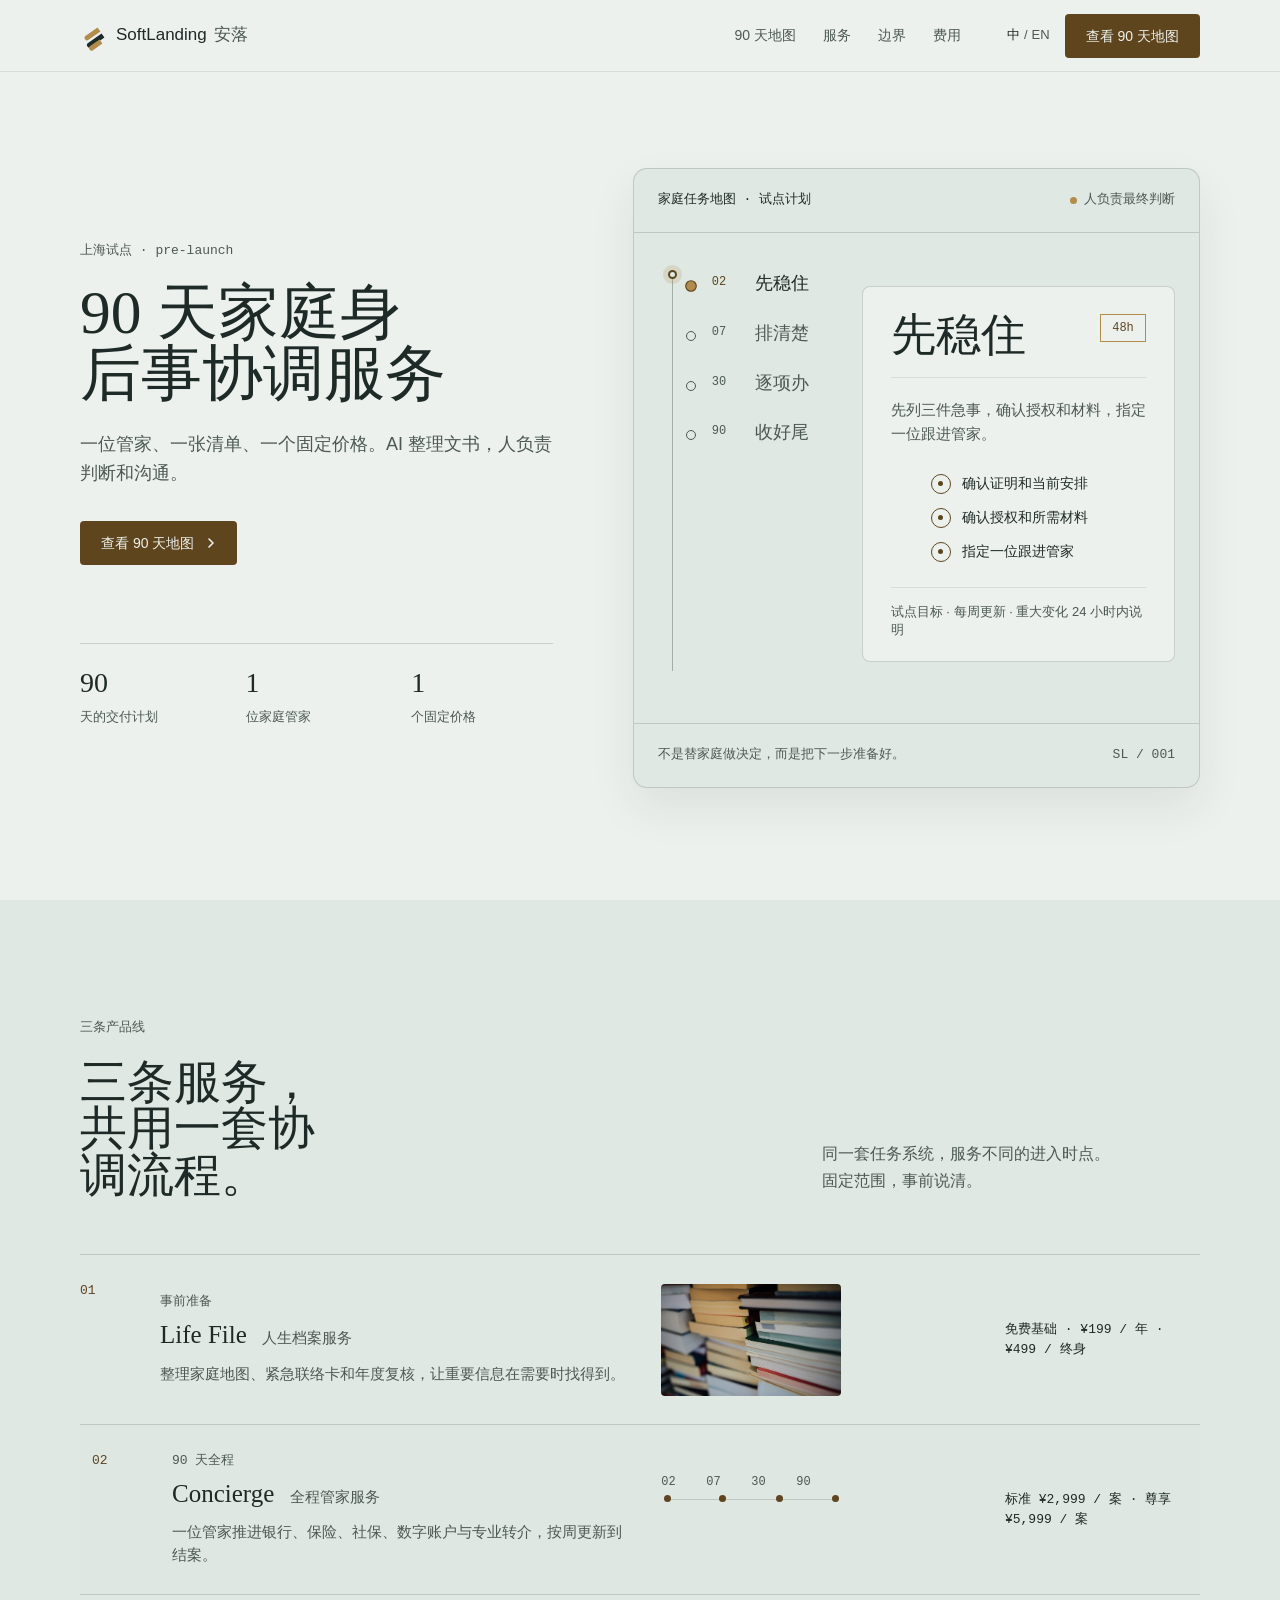
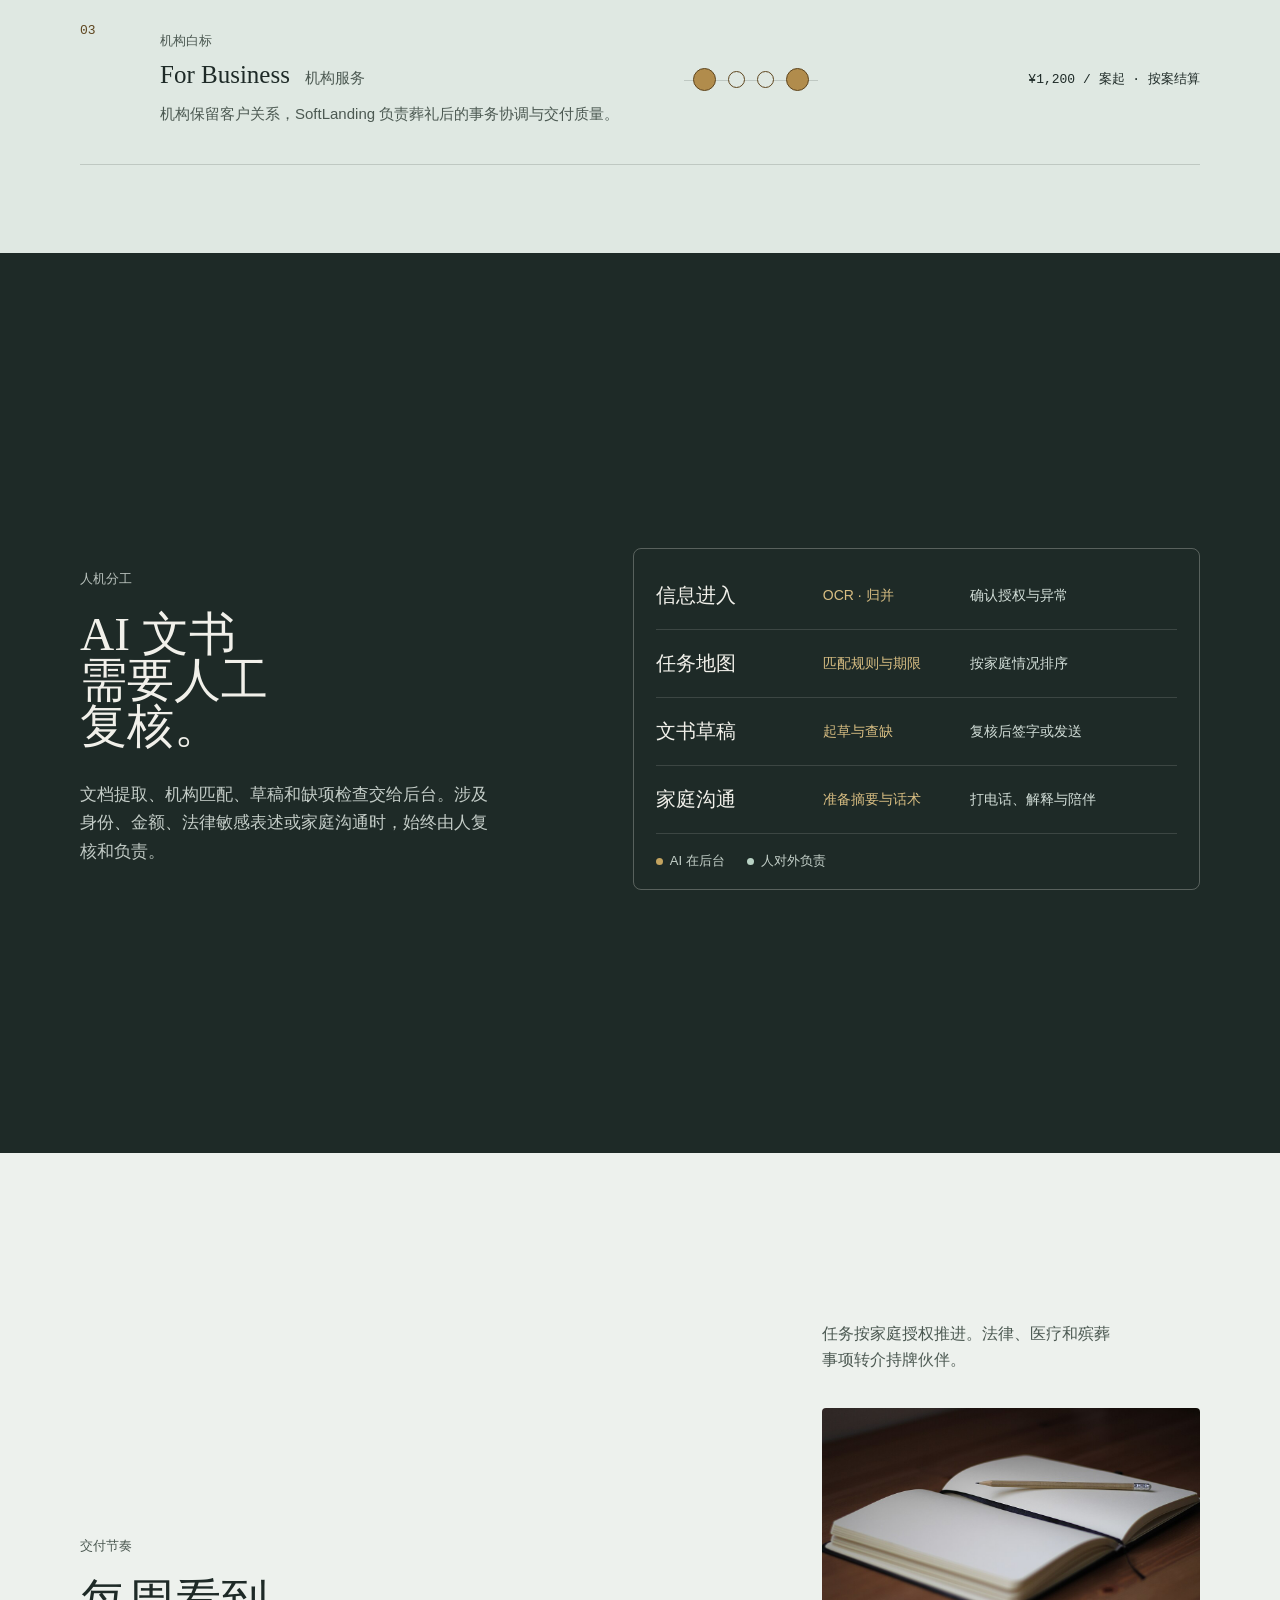
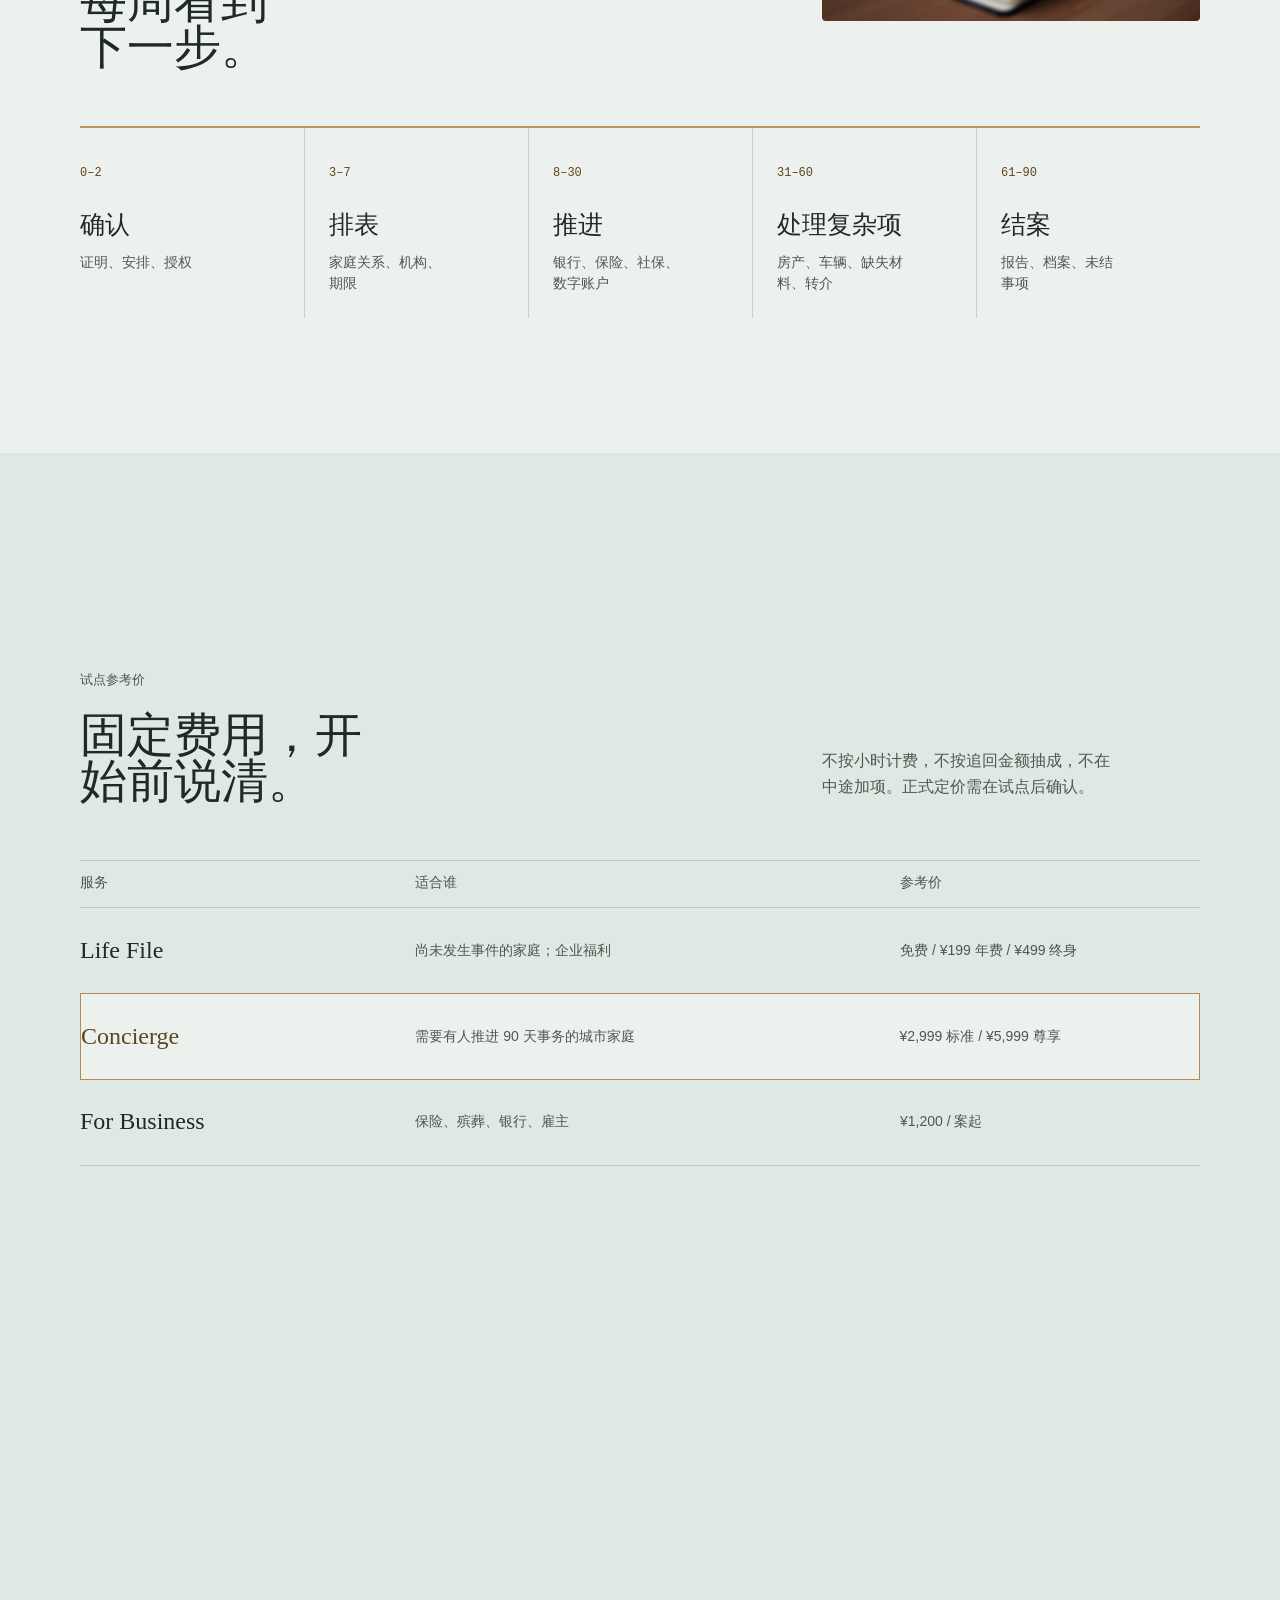
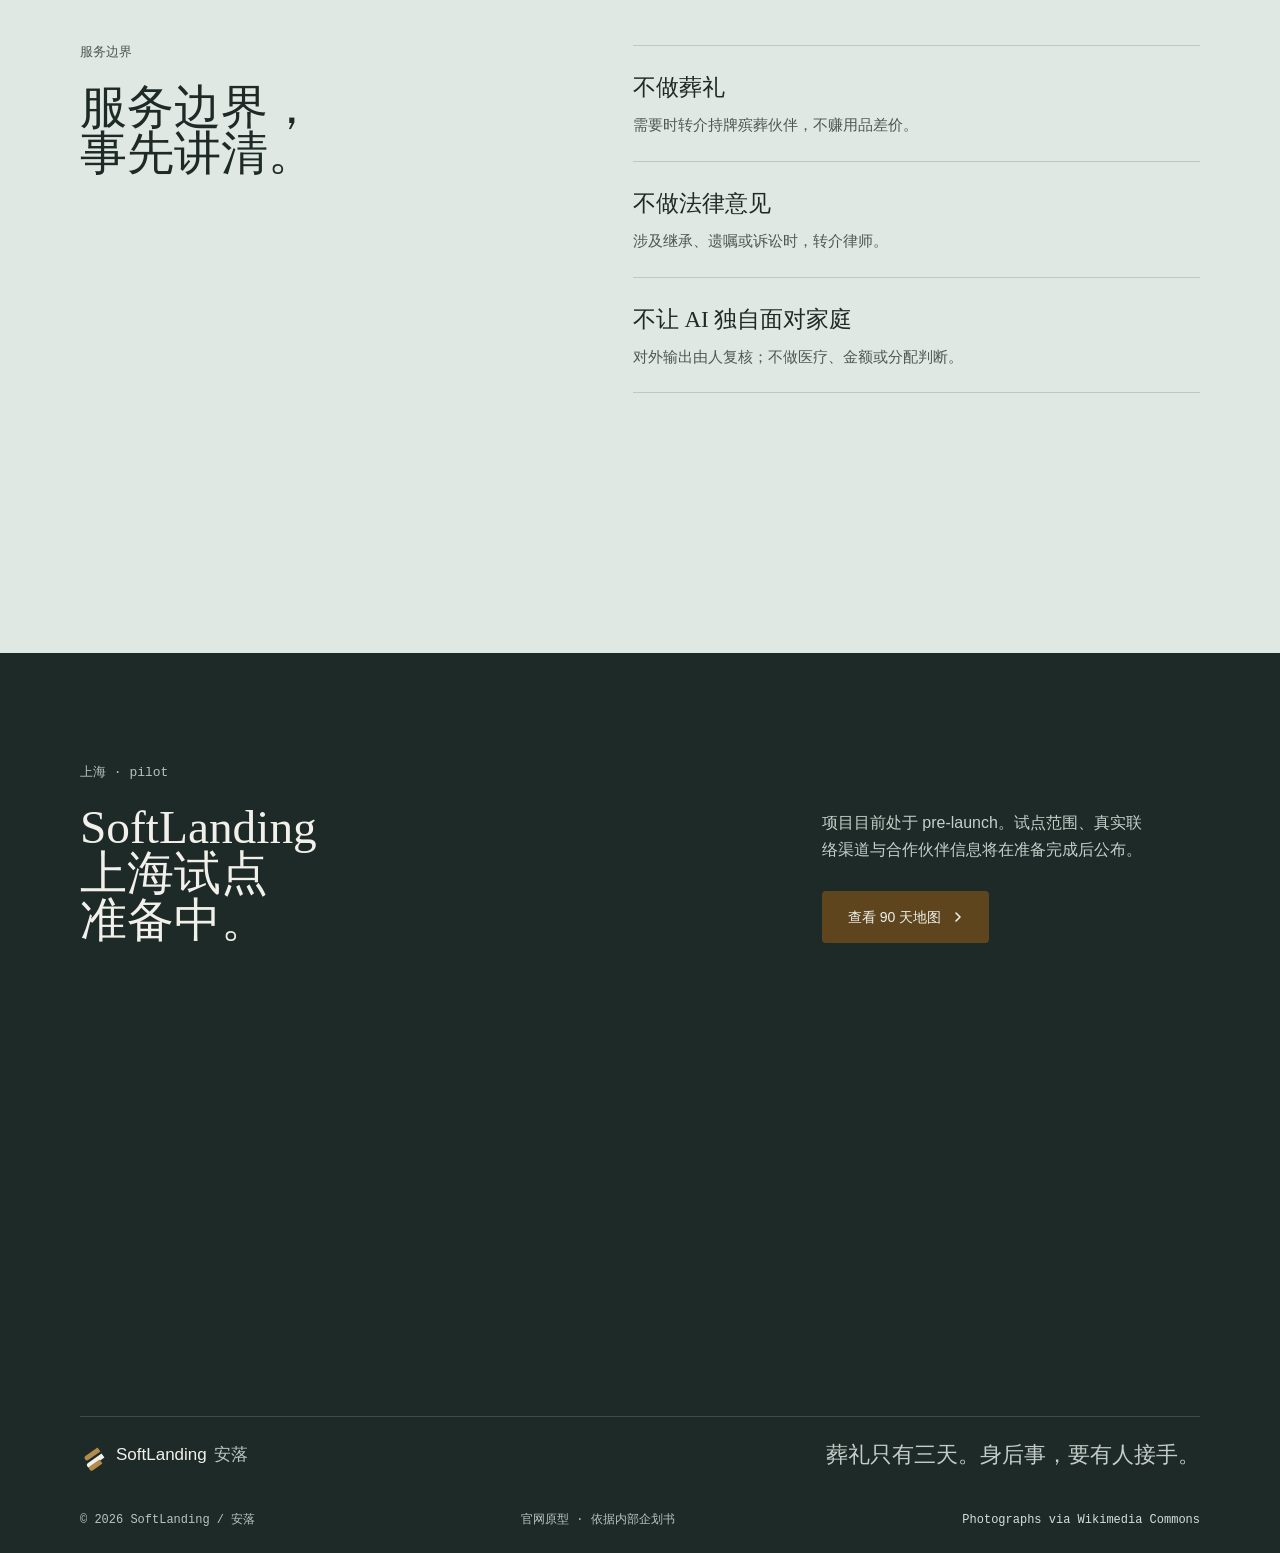
<file: index.html>
<!doctype html>
<html lang="zh-CN" data-type="service" data-site-kind="other" data-radius="sharp" data-buttons="solid" data-motion>
<head>
  <meta charset="utf-8">
  <meta name="viewport" content="width=device-width, initial-scale=1, viewport-fit=cover">
  <title>SoftLanding 安落 | 90 天身后事协调服务</title>
  <meta name="description" content="SoftLanding 安落在亲人离世后的 90 天里，用一位管家、一张清单和一个固定价格，协调家庭面对的机构与文件。">
  <meta name="page-type" content="service">
  <meta name="site-kind" content="other">
  <link rel="stylesheet" href="styles.css">
  <link rel="stylesheet" href="assets/motion/motion.css">
</head>
<body>
  <header class="nav" id="site-header">
    <div class="wrap nav__bar">
      <a class="skip-link" href="#main" data-i18n data-zh="跳到主要内容" data-en="Skip to content">跳到主要内容</a>
      <a class="nav__logo" href="#top" aria-label="SoftLanding 安落 home">
        <span class="brand-mark" aria-hidden="true"><i></i><i></i><i></i></span>
        <span>SoftLanding <b>安落</b></span>
      </a>
      <nav class="nav__links" id="main-navigation" aria-label="主导航" data-aria-zh="主导航" data-aria-en="Main navigation">
        <a class="nav__link" href="#map" data-i18n data-zh="90 天地图" data-en="90-day map">90 天地图</a>
        <a class="nav__link" href="#services" data-i18n data-zh="服务" data-en="Services">服务</a>
        <a class="nav__link" href="#guardrails" data-i18n data-zh="边界" data-en="Boundaries">边界</a>
        <a class="nav__link" href="#pricing" data-i18n data-zh="费用" data-en="Pricing">费用</a>
      </nav>
      <div class="nav__actions">
        <button class="lang-switch" type="button" aria-pressed="false" data-language-switch>
          <span>中</span><span class="lang-switch__slash">/</span><span>EN</span>
        </button>
        <a class="btn btn--primary nav__cta" href="#map" data-i18n data-zh="查看 90 天地图" data-en="See the 90-day map">查看 90 天地图</a>
      </div>
      <button class="nav__toggle" type="button" aria-expanded="false" aria-controls="main-navigation" aria-label="打开菜单" data-label-zh="打开菜单" data-label-en="Open menu">
        <span></span><span></span>
      </button>
    </div>
  </header>

  <main id="main">
    <section class="hero" id="top" aria-labelledby="hero-title">
      <div class="wrap hero__grid">
        <div class="hero__copy">
          <p class="eyebrow" data-i18n data-zh="上海试点 · pre-launch" data-en="Shanghai pilot · pre-launch">上海试点 · pre-launch</p>
          <h1 id="hero-title" data-i18n data-zh="90 天家庭身后事协调服务" data-en="90-day family coordination service">90 天家庭身后事协调服务</h1>
          <p class="hero__lead" data-i18n data-zh="一位管家、一张清单、一个固定价格。AI 整理文书，人负责判断和沟通。" data-en="One manager, one task list, one fixed price. AI organizes records; people guide the family.">一位管家、一张清单、一个固定价格。AI 整理文书，人负责判断和沟通。</p>
          <div class="btn-row">
            <a class="btn btn--primary" href="#map"><span data-i18n data-zh="查看 90 天地图" data-en="See the 90-day map">查看 90 天地图</span><svg class="m-arrow" viewBox="0 0 12 12" aria-hidden="true"><path class="m-arrow__stem" d="M1 6h8"/><path class="m-arrow__head" d="M5 2 9 6l-4 4"/></svg></a>
          </div>
          <div class="hero__facts" aria-label="Key facts">
            <div><strong>90</strong><span data-i18n data-zh="天的交付计划" data-en="day service plan">天的交付计划</span></div>
            <div><strong>1</strong><span data-i18n data-zh="位家庭管家" data-en="family case manager">位家庭管家</span></div>
            <div><strong>1</strong><span data-i18n data-zh="个固定价格" data-en="fixed price">个固定价格</span></div>
          </div>
        </div>

        <div class="map-shell" id="map" aria-label="家庭任务地图" data-aria-zh="家庭任务地图" data-aria-en="Family task map">
          <div class="map-shell__topline">
            <span class="map-kicker" data-i18n data-zh="家庭任务地图 · 试点计划" data-en="Family task map · pilot plan">家庭任务地图 · 试点计划</span>
            <span class="map-status"><i></i><span data-i18n data-zh="人负责最终判断" data-en="Human review stays in charge">人负责最终判断</span></span>
          </div>
          <div class="map-shell__body">
            <div class="map-rail" aria-hidden="true"><span></span></div>
            <div class="map-stages" role="tablist" aria-label="时间阶段" data-aria-zh="时间阶段" data-aria-en="Timeline stages">
              <button class="stage-tab is-active" role="tab" aria-selected="true" data-stage="day2">
                <span class="stage-tab__day">02</span><span class="stage-tab__label" data-i18n data-zh="先稳住" data-en="Stabilize">先稳住</span>
              </button>
              <button class="stage-tab" role="tab" aria-selected="false" data-stage="day7">
                <span class="stage-tab__day">07</span><span class="stage-tab__label" data-i18n data-zh="排清楚" data-en="Make a plan">排清楚</span>
              </button>
              <button class="stage-tab" role="tab" aria-selected="false" data-stage="day30">
                <span class="stage-tab__day">30</span><span class="stage-tab__label" data-i18n data-zh="逐项办" data-en="Work through">逐项办</span>
              </button>
              <button class="stage-tab" role="tab" aria-selected="false" data-stage="day90">
                <span class="stage-tab__day">90</span><span class="stage-tab__label" data-i18n data-zh="收好尾" data-en="Close well">收好尾</span>
              </button>
            </div>
            <div class="stage-card" aria-live="polite">
              <div class="stage-card__head">
                <div><h2 id="stage-title">先稳住</h2></div>
                <span class="stage-card__marker">48h</span>
              </div>
              <p id="stage-summary" data-i18n data-zh="先列三件急事，确认授权和材料，指定一位跟进管家。" data-en="Confirm authorization and documents, set three priorities, and assign a case manager.">先列三件急事，确认授权和材料，指定一位跟进管家。</p>
              <ul class="task-list" id="task-list">
                <li><span class="task-check" aria-hidden="true"></span><span data-i18n data-zh="确认证明和当前安排" data-en="Confirm certificate and arrangements">确认证明和当前安排</span></li>
                <li><span class="task-check" aria-hidden="true"></span><span data-i18n data-zh="确认授权和所需材料" data-en="Confirm authorization and documents">确认授权和所需材料</span></li>
                <li><span class="task-check" aria-hidden="true"></span><span data-i18n data-zh="指定一位跟进管家" data-en="Assign one case manager">指定一位跟进管家</span></li>
              </ul>
              <div class="stage-card__foot"><span data-i18n data-zh="试点目标 · 每周更新 · 重大变化 24 小时内说明" data-en="Pilot target · weekly updates · material changes explained within 24 hours">试点目标 · 每周更新 · 重大变化 24 小时内说明</span></div>
            </div>
          </div>
          <div class="map-shell__bottomline"><span data-i18n data-zh="不是替家庭做决定，而是把下一步准备好。" data-en="We do not decide for the family. We prepare the next step.">不是替家庭做决定，而是把下一步准备好。</span><span>SL / 001</span></div>
        </div>
      </div>
    </section>

    <section class="section section--surface" id="services" aria-labelledby="services-title">
      <div class="wrap">
        <div class="section-head section-head--split">
          <div><p class="eyebrow" data-i18n data-zh="三条产品线" data-en="Three service lines">三条产品线</p><h2 id="services-title" data-i18n data-zh="三条服务，共用一套协调流程。" data-en="Three services, one coordination process.">三条服务，共用一套协调流程。</h2></div>
          <p class="section-intro" data-i18n data-zh="同一套任务系统，服务不同的进入时点。固定范围，事前说清。" data-en="One task system for three entry points. The scope is fixed and clear before work begins.">同一套任务系统，服务不同的进入时点。固定范围，事前说清。</p>
        </div>
        <div class="service-list">
          <article class="service-row service-row--file">
            <span class="service-row__index">01</span>
            <div class="service-row__copy"><p class="service-row__type" data-i18n data-zh="事前准备" data-en="Prepare early">事前准备</p><h3>Life File <span data-i18n data-zh="人生档案服务" data-en="Life record service">人生档案服务</span></h3><p data-i18n data-zh="整理家庭地图、紧急联络卡和年度复核，让重要信息在需要时找得到。" data-en="Organize a family map, emergency contacts, and an annual review so important information can be found when it matters.">整理家庭地图、紧急联络卡和年度复核，让重要信息在需要时找得到。</p></div>
            <img class="service-row__image" src="assets/img/photo-c877-960.jpg" alt="书页边缘的近景细节" data-alt-zh="书页边缘的近景细节" data-alt-en="Close-up detail of stacked book pages" width="144" height="96" loading="lazy" decoding="async" data-source="library-057" data-subject="paper and books">
            <p class="service-row__price" data-i18n data-zh="免费基础 · ¥199 / 年 · ¥499 / 终身" data-en="Free base · ¥199 / year · ¥499 / lifetime">免费基础 · ¥199 / 年 · ¥499 / 终身</p>
          </article>
          <article class="service-row service-row--concierge">
            <span class="service-row__index">02</span>
            <div class="service-row__copy"><p class="service-row__type" data-i18n data-zh="90 天全程" data-en="90-day case">90 天全程</p><h3>Concierge <span data-i18n data-zh="全程管家服务" data-en="Concierge service">全程管家服务</span></h3><p data-i18n data-zh="一位管家推进银行、保险、社保、数字账户与专业转介，按周更新到结案。" data-en="One case manager coordinates banks, insurance, benefits, digital accounts, and referrals through closeout.">一位管家推进银行、保险、社保、数字账户与专业转介，按周更新到结案。</p></div>
            <div class="service-row__detail" aria-hidden="true"><span>02</span><span>07</span><span>30</span><span>90</span><i></i></div>
            <p class="service-row__price" data-i18n data-zh="标准 ¥2,999 / 案 · 尊享 ¥5,999 / 案" data-en="Standard ¥2,999 / case · Priority ¥5,999 / case">标准 ¥2,999 / 案 · 尊享 ¥5,999 / 案</p>
          </article>
          <article class="service-row service-row--business">
            <span class="service-row__index">03</span>
            <div class="service-row__copy"><p class="service-row__type" data-i18n data-zh="机构白标" data-en="For institutions">机构白标</p><h3>For Business <span data-i18n data-zh="机构服务" data-en="Institution service">机构服务</span></h3><p data-i18n data-zh="机构保留客户关系，SoftLanding 负责葬礼后的事务协调与交付质量。" data-en="Your institution keeps the relationship; SoftLanding coordinates aftercare and delivery quality.">机构保留客户关系，SoftLanding 负责葬礼后的事务协调与交付质量。</p></div>
            <div class="service-row__detail service-row__detail--network" aria-hidden="true"><span></span><span></span><span></span><span></span></div>
            <p class="service-row__price" data-i18n data-zh="¥1,200 / 案起 · 按案结算" data-en="From ¥1,200 / case · billed per case">¥1,200 / 案起 · 按案结算</p>
          </article>
        </div>
      </div>
    </section>

    <section class="section section--dark" id="human" aria-labelledby="human-title">
      <div class="wrap human-grid">
        <div class="human-copy"><p class="eyebrow eyebrow--light" data-i18n data-zh="人机分工" data-en="Human + AI">人机分工</p><h2 id="human-title" data-i18n data-zh="AI 文书需要人工复核。" data-en="AI drafts need human review.">AI 文书需要人工复核。</h2><p data-i18n data-zh="文档提取、机构匹配、草稿和缺项检查交给后台。涉及身份、金额、法律敏感表述或家庭沟通时，始终由人复核和负责。" data-en="Document extraction, institution matching, drafts, and missing-item checks happen in the background. A person reviews and owns identity, amounts, legal language, and family communication.">文档提取、机构匹配、草稿和缺项检查交给后台。涉及身份、金额、法律敏感表述或家庭沟通时，始终由人复核和负责。</p></div>
        <div class="handoff-board" aria-label="Human and AI responsibilities">
          <div class="handoff-row"><span class="handoff-stage" data-i18n data-zh="信息进入" data-en="Information">信息进入</span><span class="handoff-ai" data-i18n data-zh="OCR · 归并" data-en="OCR · organize">OCR · 归并</span><span class="handoff-human" data-i18n data-zh="确认授权与异常" data-en="Confirm authorization and exceptions">确认授权与异常</span></div>
          <div class="handoff-row"><span class="handoff-stage" data-i18n data-zh="任务地图" data-en="Task map">任务地图</span><span class="handoff-ai" data-i18n data-zh="匹配规则与期限" data-en="Match rules and deadlines">匹配规则与期限</span><span class="handoff-human" data-i18n data-zh="按家庭情况排序" data-en="Prioritize for the family">按家庭情况排序</span></div>
          <div class="handoff-row"><span class="handoff-stage" data-i18n data-zh="文书草稿" data-en="Documents">文书草稿</span><span class="handoff-ai" data-i18n data-zh="起草与查缺" data-en="Draft and check">起草与查缺</span><span class="handoff-human" data-i18n data-zh="复核后签字或发送" data-en="Review before signing or sending">复核后签字或发送</span></div>
          <div class="handoff-row"><span class="handoff-stage" data-i18n data-zh="家庭沟通" data-en="Family contact">家庭沟通</span><span class="handoff-ai" data-i18n data-zh="准备摘要与话术" data-en="Prepare summaries">准备摘要与话术</span><span class="handoff-human" data-i18n data-zh="打电话、解释与陪伴" data-en="Call, explain, and stay present">打电话、解释与陪伴</span></div>
          <div class="handoff-legend"><span><i class="legend-dot legend-dot--ai"></i><span data-i18n data-zh="AI 在后台" data-en="AI in the background">AI 在后台</span></span><span><i class="legend-dot legend-dot--human"></i><span data-i18n data-zh="人对外负责" data-en="People own the outcome">人对外负责</span></span></div>
        </div>
      </div>
    </section>

    <section class="section section--process" id="process" aria-labelledby="process-title">
      <div class="wrap">
        <div class="section-head section-head--split"><div><p class="eyebrow" data-i18n data-zh="交付节奏" data-en="Delivery rhythm">交付节奏</p><h2 id="process-title" data-i18n data-zh="每周看到下一步。" data-en="A clear next step each week.">每周看到下一步。</h2></div><div class="process-intro"><p class="section-intro" data-i18n data-zh="任务按家庭授权推进。法律、医疗和殡葬事项转介持牌伙伴。" data-en="Tasks follow family authorization. Legal, medical, and funeral matters go to licensed partners.">任务按家庭授权推进。法律、医疗和殡葬事项转介持牌伙伴。</p><img class="process-photo" src="assets/img/photo-d183-960.jpg" alt="空白笔记本与铅笔，放在木桌上" data-alt-zh="空白笔记本与铅笔，放在木桌上" data-alt-en="Open blank notebook and pencil on a wooden table" width="320" height="213" loading="lazy" decoding="async" data-source="library-057" data-subject="notebook and paper"></div></div>
        <div class="process-line">
          <div class="process-step"><span>0–2</span><h3 data-i18n data-zh="确认" data-en="Confirm">确认</h3><p data-i18n data-zh="证明、安排、授权" data-en="Certificates, arrangements, authorization">证明、安排、授权</p></div>
          <div class="process-step"><span>3–7</span><h3 data-i18n data-zh="排表" data-en="Map">排表</h3><p data-i18n data-zh="家庭关系、机构、期限" data-en="Family, institutions, deadlines">家庭关系、机构、期限</p></div>
          <div class="process-step"><span>8–30</span><h3 data-i18n data-zh="推进" data-en="Progress">推进</h3><p data-i18n data-zh="银行、保险、社保、数字账户" data-en="Banking, insurance, benefits, digital accounts">银行、保险、社保、数字账户</p></div>
          <div class="process-step"><span>31–60</span><h3 data-i18n data-zh="处理复杂项" data-en="Handle complexity">处理复杂项</h3><p data-i18n data-zh="房产、车辆、缺失材料、转介" data-en="Property, vehicles, missing documents, referrals">房产、车辆、缺失材料、转介</p></div>
          <div class="process-step"><span>61–90</span><h3 data-i18n data-zh="结案" data-en="Close">结案</h3><p data-i18n data-zh="报告、档案、未结事项" data-en="Report, archive, open items">报告、档案、未结事项</p></div>
        </div>
      </div>
    </section>

    <section class="section section--surface" id="pricing" aria-labelledby="pricing-title">
      <div class="wrap">
        <div class="section-head section-head--split"><div><p class="eyebrow" data-i18n data-zh="试点参考价" data-en="Pilot reference pricing">试点参考价</p><h2 id="pricing-title" data-i18n data-zh="固定费用，开始前说清。" data-en="Fixed fees, clear before work begins.">固定费用，开始前说清。</h2></div><p class="section-intro" data-i18n data-zh="不按小时计费，不按追回金额抽成，不在中途加项。正式定价需在试点后确认。" data-en="No hourly billing, no share of recovered amounts, no surprise add-ons. Final pricing follows pilot validation.">不按小时计费，不按追回金额抽成，不在中途加项。正式定价需在试点后确认。</p></div>
        <div class="price-table">
          <div class="price-row price-row--head"><span data-i18n data-zh="服务" data-en="Service">服务</span><span data-i18n data-zh="适合谁" data-en="For">适合谁</span><span data-i18n data-zh="参考价" data-en="Reference">参考价</span></div>
          <div class="price-row"><strong>Life File</strong><span data-i18n data-zh="尚未发生事件的家庭；企业福利" data-en="Families preparing early; employee benefits">尚未发生事件的家庭；企业福利</span><span data-i18n data-zh="免费 / ¥199 年费 / ¥499 终身" data-en="Free / ¥199 yearly / ¥499 lifetime">免费 / ¥199 年费 / ¥499 终身</span></div>
          <div class="price-row price-row--focus"><strong>Concierge</strong><span data-i18n data-zh="需要有人推进 90 天事务的城市家庭" data-en="Urban families who need one person to move the 90-day case forward">需要有人推进 90 天事务的城市家庭</span><span data-i18n data-zh="¥2,999 标准 / ¥5,999 尊享" data-en="¥2,999 standard / ¥5,999 priority">¥2,999 标准 / ¥5,999 尊享</span></div>
          <div class="price-row"><strong>For Business</strong><span data-i18n data-zh="保险、殡葬、银行、雇主" data-en="Insurance, funeral, banking, employers">保险、殡葬、银行、雇主</span><span data-i18n data-zh="¥1,200 / 案起" data-en="From ¥1,200 / case">¥1,200 / 案起</span></div>
        </div>
      </div>
    </section>

    <section class="section section--guardrails" id="guardrails" aria-labelledby="guardrails-title">
      <div class="wrap guardrail-grid">
        <div><p class="eyebrow" data-i18n data-zh="服务边界" data-en="Service boundaries">服务边界</p><h2 id="guardrails-title" data-i18n data-zh="服务边界，事先讲清。" data-en="Service boundaries, clear from the start.">服务边界，事先讲清。</h2></div>
        <div class="guardrail-list">
          <div><p><strong data-i18n data-zh="不做葬礼" data-en="Not a funeral provider">不做葬礼</strong><span data-i18n data-zh="需要时转介持牌殡葬伙伴，不赚用品差价。" data-en="We refer to licensed funeral partners when needed and do not mark up supplies.">需要时转介持牌殡葬伙伴，不赚用品差价。</span></p></div>
          <div><p><strong data-i18n data-zh="不做法律意见" data-en="Not legal advice">不做法律意见</strong><span data-i18n data-zh="涉及继承、遗嘱或诉讼时，转介律师。" data-en="Inheritance, wills, and disputes go to a licensed lawyer.">涉及继承、遗嘱或诉讼时，转介律师。</span></p></div>
          <div><p><strong data-i18n data-zh="不让 AI 独自面对家庭" data-en="AI never faces a family alone">不让 AI 独自面对家庭</strong><span data-i18n data-zh="对外输出由人复核；不做医疗、金额或分配判断。" data-en="People review every external output; AI does not make medical, financial, or allocation decisions.">对外输出由人复核；不做医疗、金额或分配判断。</span></p></div>
        </div>
      </div>
    </section>

  </main>

  <footer class="closing section--close" id="pilot" aria-labelledby="contact-title">
    <div class="wrap closing__wrap">
      <div class="close-grid">
        <div><p class="eyebrow eyebrow--light" data-i18n data-zh="上海 · pilot" data-en="Shanghai · pilot">上海 · pilot</p><h2 id="contact-title" data-i18n data-zh="SoftLanding 上海试点准备中。" data-en="Preparing the SoftLanding Shanghai pilot.">SoftLanding 上海试点准备中。</h2></div>
        <div class="close-action"><p data-i18n data-zh="项目目前处于 pre-launch。试点范围、真实联络渠道与合作伙伴信息将在准备完成后公布。" data-en="The project is in pre-launch. Pilot scope, a real contact channel, and partner details will be published when ready.">项目目前处于 pre-launch。试点范围、真实联络渠道与合作伙伴信息将在准备完成后公布。</p><a class="btn btn--primary btn--xl" href="#map"><span data-i18n data-zh="查看 90 天地图" data-en="See the 90-day map">查看 90 天地图</span><svg class="m-arrow" viewBox="0 0 12 12" aria-hidden="true"><path class="m-arrow__stem" d="M1 6h8"/><path class="m-arrow__head" d="M5 2 9 6l-4 4"/></svg></a></div>
      </div>
      <div class="footer__directory">
        <div class="footer__top"><a class="nav__logo" href="#top"><span class="brand-mark" aria-hidden="true"><i></i><i></i><i></i></span><span>SoftLanding <b>安落</b></span></a><p data-i18n data-zh="葬礼只有三天。身后事，要有人接手。" data-en="A funeral lasts three days. The work after needs someone to take it on.">葬礼只有三天。身后事，要有人接手。</p></div>
        <div class="footer__bottom"><span>© 2026 SoftLanding / 安落</span><span data-i18n data-zh="官网原型 · 依据内部企划书" data-en="Website prototype · based on the internal plan">官网原型 · 依据内部企划书</span><a class="credits" href="credits.html">Photographs via Wikimedia Commons</a></div>
      </div>
    </div>
  </footer>

  <script type="module" src="script.js"></script>
</body>
</html>
</file>
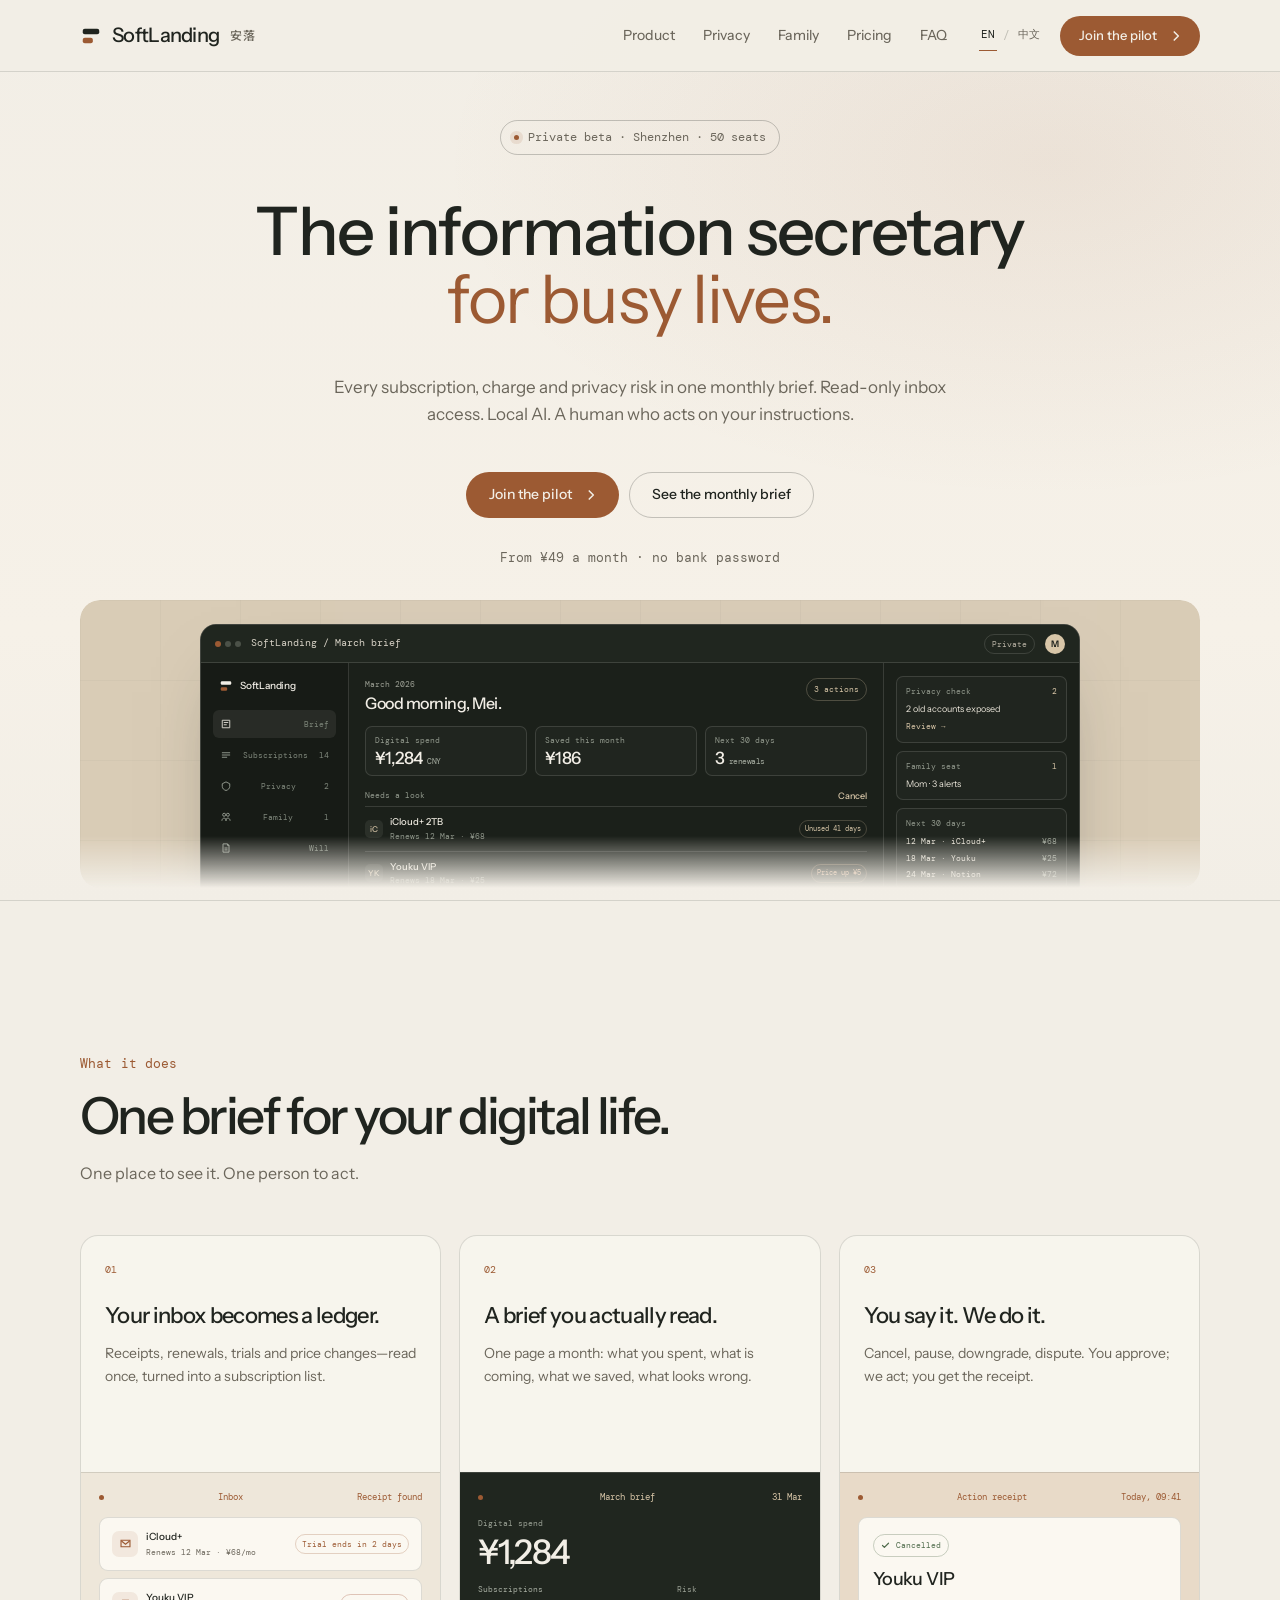
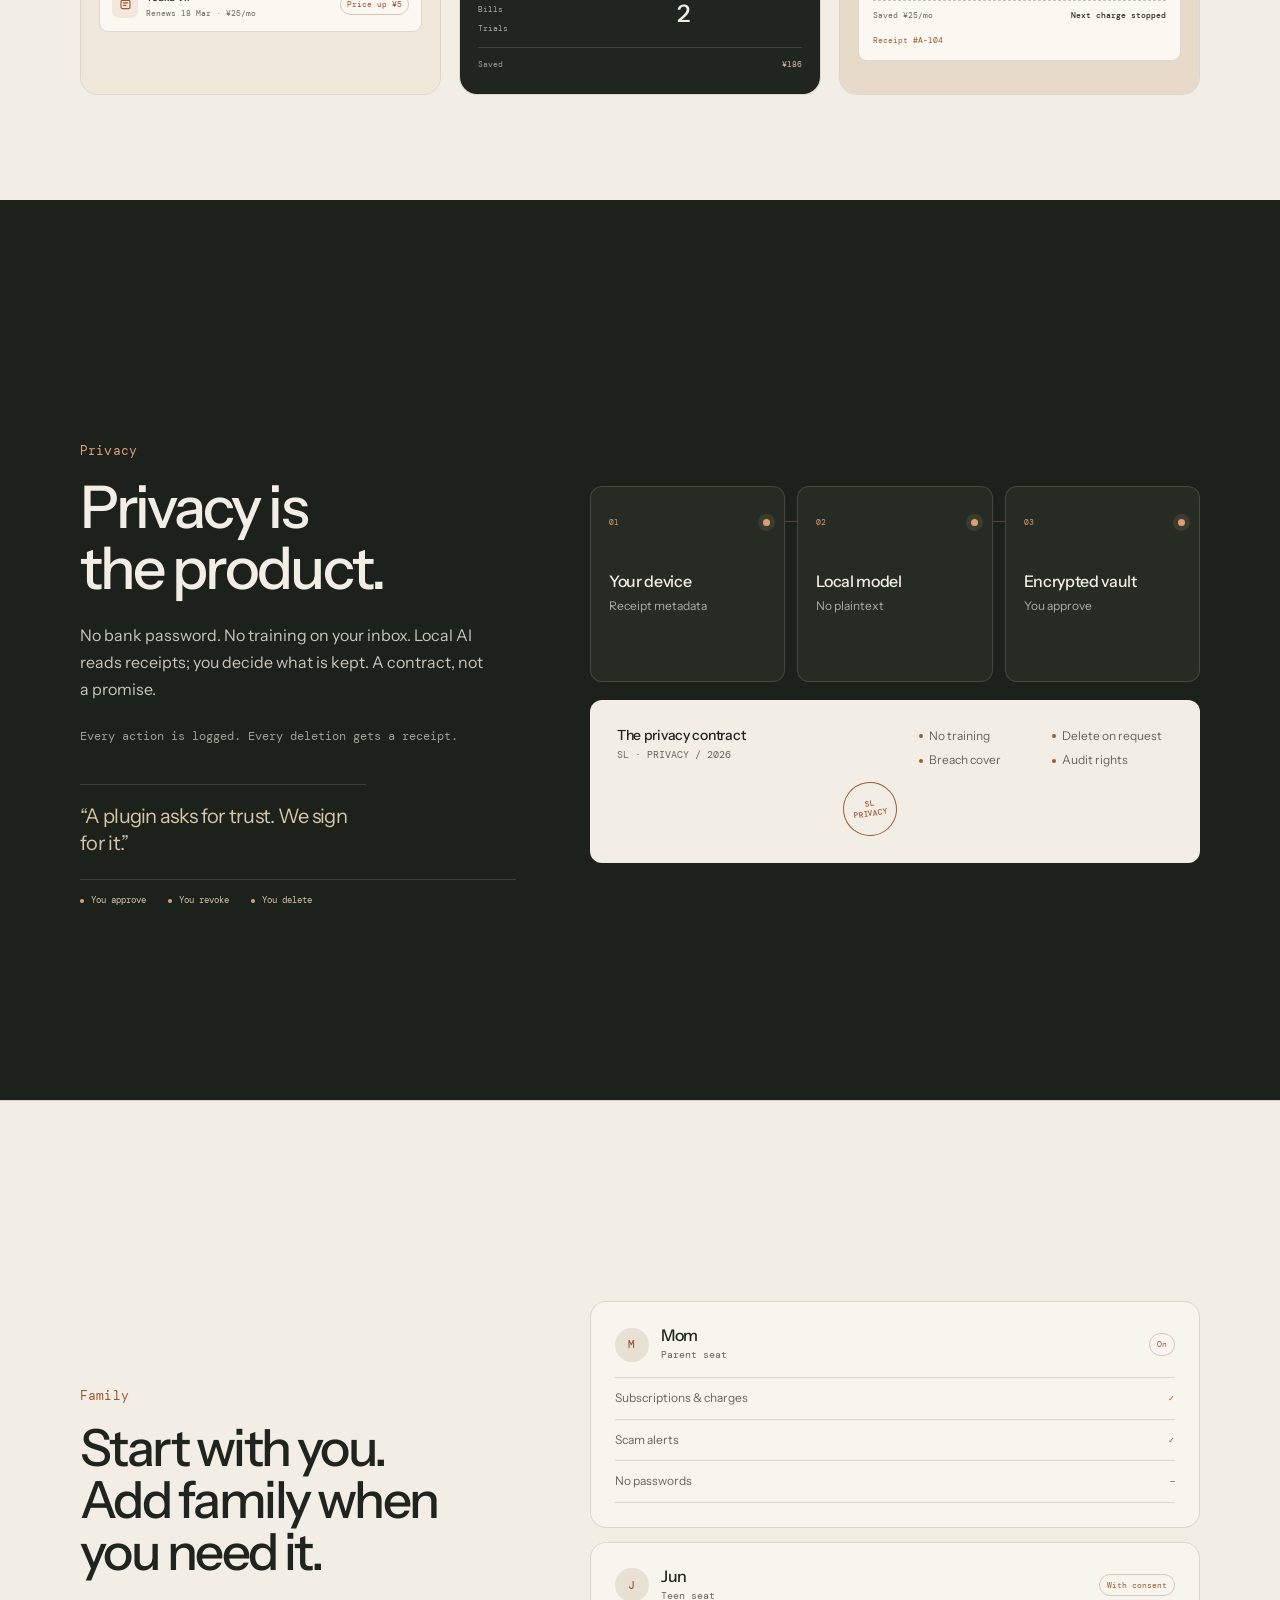
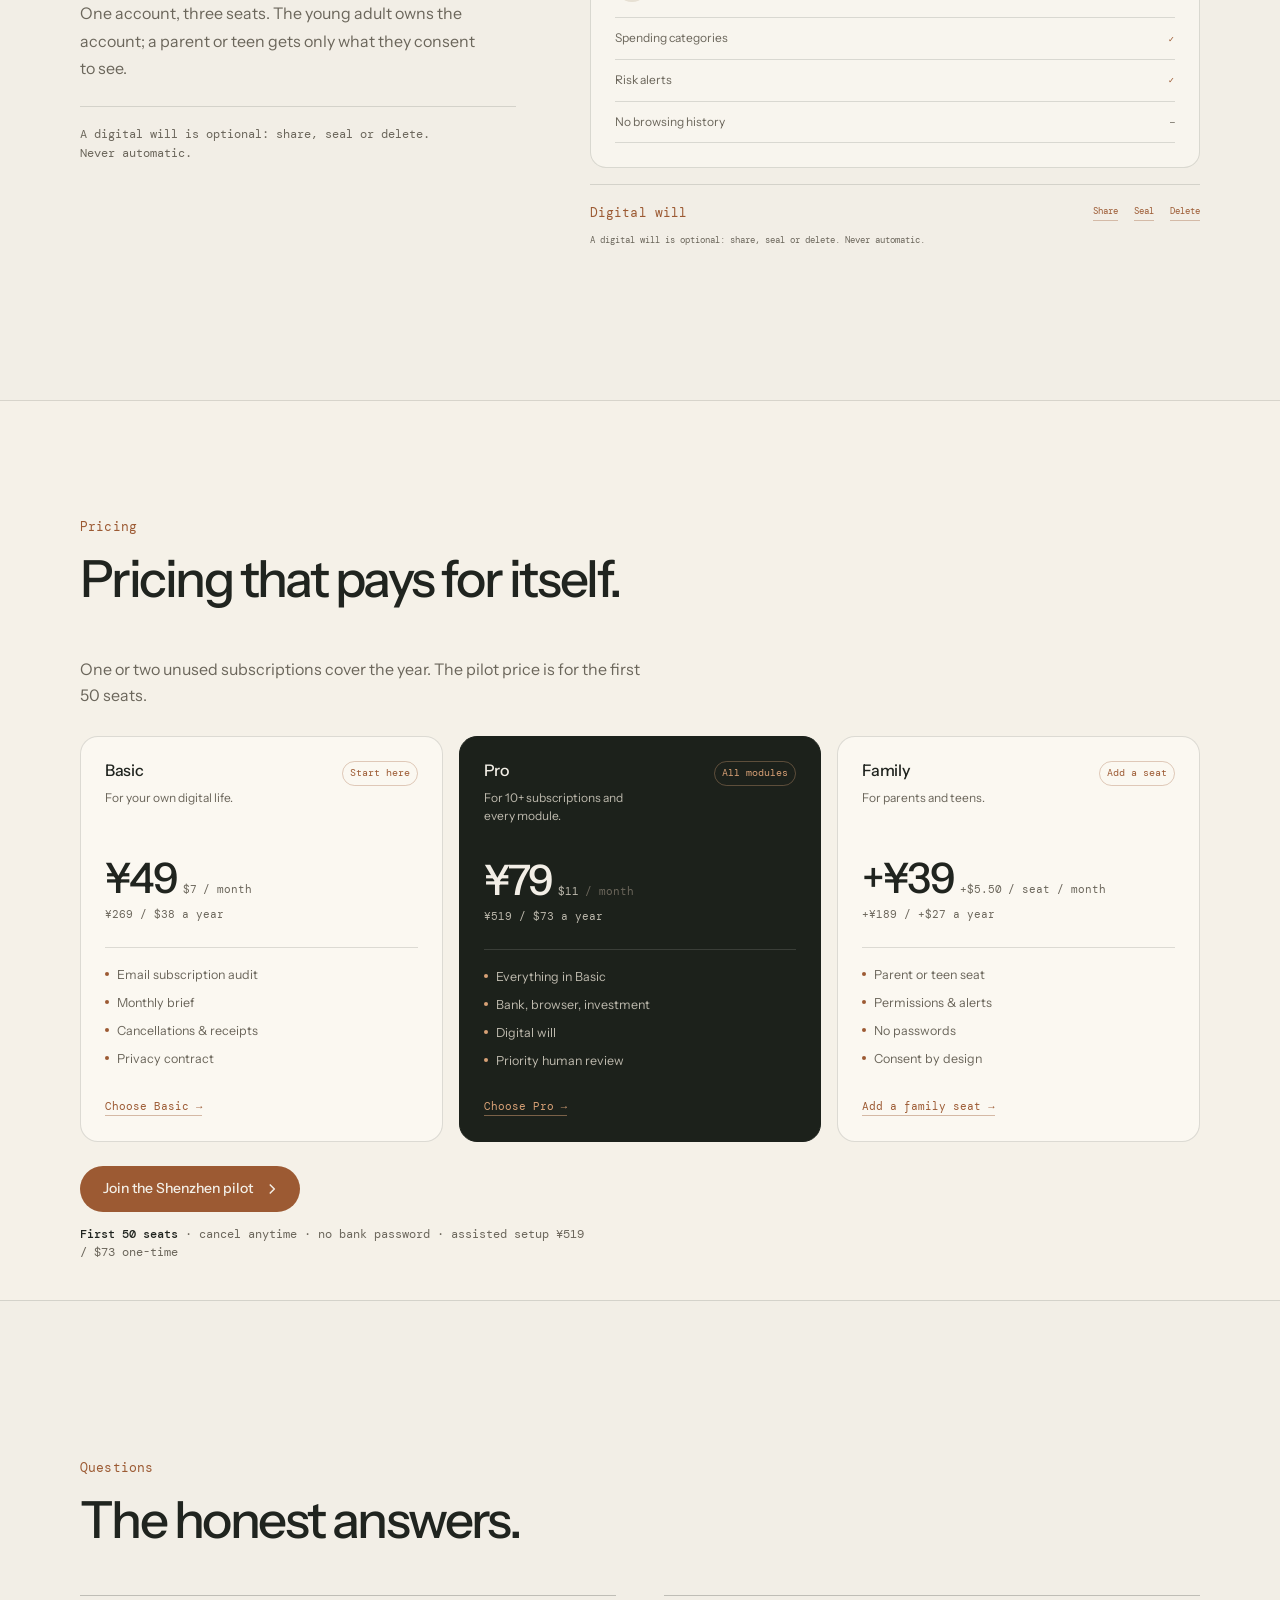
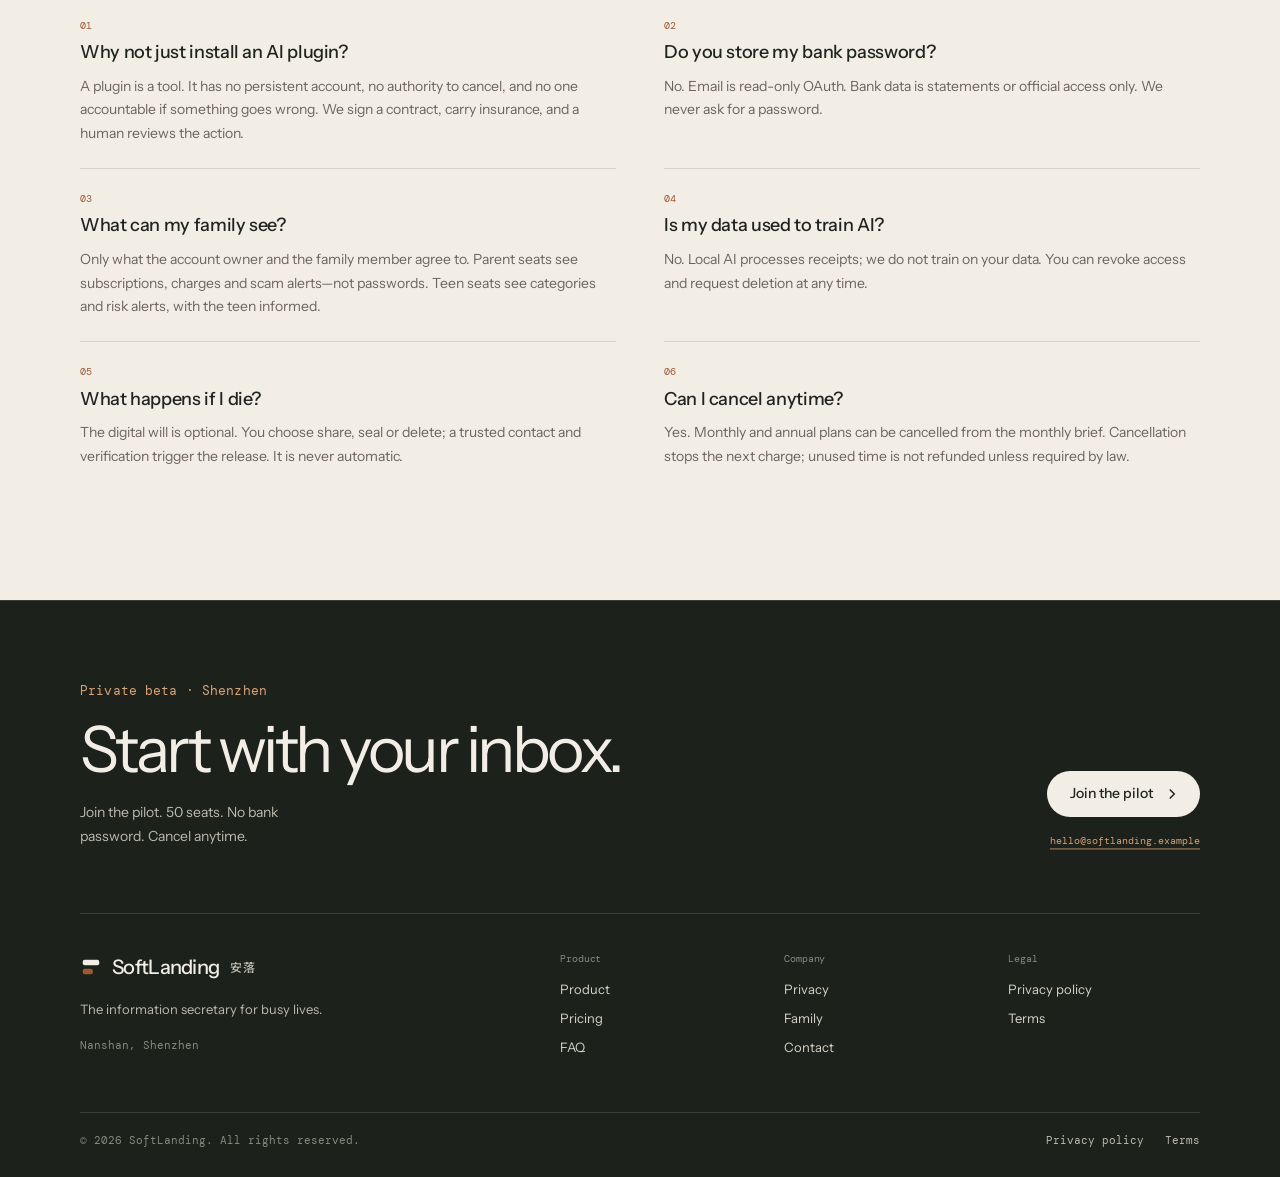
<file: SoftLanding_Website_v1/index.html>
<!doctype html>
<html lang="en" data-type="software" data-radius="soft" data-buttons="solid">
<head>
<meta charset="utf-8">
<meta name="viewport" content="width=device-width, initial-scale=1, viewport-fit=cover">
<title>SoftLanding — The information secretary for busy lives</title>
<meta name="description" content="SoftLanding turns your inbox, subscriptions, charges and privacy risks into one monthly brief—then acts on your instructions. Read-only access, local AI, one privacy contract. Shenzhen pilot, 50 seats.">
<meta name="theme-color" content="#f2eee6">
<meta property="og:type" content="website">
<meta property="og:title" content="SoftLanding — The information secretary for busy lives">
<meta property="og:description" content="One monthly brief for subscriptions, charges and privacy risks. Read-only inbox access, local AI, one privacy contract. Shenzhen pilot, 50 seats.">
<meta property="og:locale" content="en">
<meta property="og:locale:alternate" content="zh_CN">
<meta name="page-type" content="software">
<meta name="site-kind" content="software">
<link rel="preconnect" href="https://fonts.googleapis.com">
<link rel="preconnect" href="https://fonts.gstatic.com" crossorigin>
<link href="https://fonts.googleapis.com/css2?family=Instrument+Sans:wdth,wght@75..100,400..700&family=DM+Mono:wght@400;500&family=Noto+Sans+SC:wght@400;500&family=Noto+Serif+SC:wght@500;600&display=swap" rel="stylesheet">
<link rel="icon" href="favicon.svg" type="image/svg+xml">
<link rel="stylesheet" href="system.css">
<link rel="stylesheet" href="ui/cards.css">
<link rel="stylesheet" href="motion/motion.css">
<link rel="stylesheet" href="layout/layout.css">
<link rel="stylesheet" href="icons/icon.css">
<link rel="stylesheet" href="styles.css">
<script>try{var l=localStorage.getItem('sl-lang');if(l==='zh'){document.documentElement.lang='zh';}}catch(e){}</script>
</head>
<body>
<a class="sl-skip" href="#main">Skip to content</a>

<header class="sl-nav" id="siteNav">
  <div class="wrap sl-nav__bar">
    <a class="sl-brand" href="#top" aria-label="SoftLanding home">
      <svg class="sl-mark" viewBox="0 0 24 24" aria-hidden="true"><rect x="3" y="4" width="18" height="6" rx="2.2" fill="currentColor"/><rect x="3" y="14" width="11" height="6" rx="2.2" fill="#9c5a33"/></svg>
      <span>SoftLanding</span><span class="sl-brand__cn">安落</span>
    </a>
    <nav class="sl-nav__links" aria-label="Main">
      <a href="#product" data-i18n="nav.product">Product</a>
      <a href="#privacy" data-i18n="nav.privacy">Privacy</a>
      <a href="#family" data-i18n="nav.family">Family</a>
      <a href="#pricing" data-i18n="nav.pricing">Pricing</a>
      <a href="#faq" data-i18n="nav.faq">FAQ</a>
    </nav>
    <div class="sl-nav__actions">
      <div class="sl-lang" role="group" aria-label="Language">
        <button type="button" class="sl-lang__btn" data-lang-btn="en" aria-pressed="true">EN</button>
        <span class="sl-lang__sep" aria-hidden="true">/</span>
        <button type="button" class="sl-lang__btn" data-lang-btn="zh" aria-pressed="false">中文</button>
      </div>
      <a class="sl-btn sl-btn--primary sl-nav__cta" href="mailto:hello@softlanding.example?subject=SoftLanding%20pilot">
        <span data-i18n="nav.cta">Join the pilot</span>
        <svg class="m-arrow" viewBox="0 0 12 12" aria-hidden="true"><path class="m-arrow__stem" d="M1 6h8" fill="none" stroke="currentColor" stroke-width="1.3"/><path class="m-arrow__head" d="M4.5 2.5 8 6l-3.5 3.5" fill="none" stroke="currentColor" stroke-width="1.3"/></svg>
      </a>
      <button class="sl-nav__toggle" type="button" aria-expanded="false" aria-controls="mobileMenu" data-i18n-aria="nav.menu" aria-label="Menu">
        <svg viewBox="0 0 18 18" aria-hidden="true"><path d="M2 5h14M2 13h14" stroke="currentColor" stroke-width="1.6" stroke-linecap="round"/></svg>
      </button>
    </div>
  </div>
</header>

<div class="sl-mobile" id="mobileMenu">
  <a href="#product"><span data-i18n="nav.product">Product</span><span>01</span></a>
  <a href="#privacy"><span data-i18n="nav.privacy">Privacy</span><span>02</span></a>
  <a href="#family"><span data-i18n="nav.family">Family</span><span>03</span></a>
  <a href="#pricing"><span data-i18n="nav.pricing">Pricing</span><span>04</span></a>
  <a href="#faq"><span data-i18n="nav.faq">FAQ</span><span>05</span></a>
  <div class="sl-mobile__foot">
    <a class="sl-btn sl-btn--primary" href="mailto:hello@softlanding.example?subject=SoftLanding%20pilot"><span data-i18n="nav.cta">Join the pilot</span></a>
    <span class="sl-mono">hello@softlanding.example</span>
  </div>
</div>

<main id="main">
  <section class="hero hero--centred sl-hero" id="top" aria-labelledby="hero-h">
    <div class="wrap">
      <div class="hero-text">
        <div class="hero__c sl-hero__copy">
          <a class="sl-pill" href="#pricing"><span class="sl-pill__dot" aria-hidden="true"></span><span data-i18n="hero.pill">Private beta · Shenzhen · 50 seats</span></a>
          <h1 class="sl-h1" id="hero-h"><span data-i18n="hero.h1a">The information secretary</span> <span class="sl-h1__em" data-i18n="hero.h1b">for busy lives.</span></h1>
          <p class="sl-hero__lead" data-i18n="hero.lead">Every subscription, charge and privacy risk in one monthly brief. Read-only inbox access. Local AI. A human who acts on your instructions.</p>
          <div class="btn-row">
            <a class="sl-btn sl-btn--primary" href="mailto:hello@softlanding.example?subject=SoftLanding%20pilot"><span data-i18n="hero.primary">Join the pilot</span><svg class="m-arrow" viewBox="0 0 12 12" aria-hidden="true"><path class="m-arrow__stem" d="M1 6h8" fill="none" stroke="currentColor" stroke-width="1.3"/><path class="m-arrow__head" d="M4.5 2.5 8 6l-3.5 3.5" fill="none" stroke="currentColor" stroke-width="1.3"/></svg></a>
            <a class="sl-btn sl-btn--secondary" href="#product"><span data-i18n="hero.secondary">See the monthly brief</span></a>
          </div>
          <p class="sl-hero__note" data-i18n="hero.note">From ¥49 a month · no bank password</p>
        </div>

        <div class="hero__window sl-hero__window" role="img" data-i18n-aria="hero.windowAria" aria-label="A preview of the monthly brief">
          <div class="sl-window" aria-hidden="true">
            <div class="sl-win__bar">
              <span class="sl-win__dots"><i></i><i></i><i></i></span>
              <span class="sl-win__title">SoftLanding / <span data-i18n="win.title">March brief</span></span>
              <span class="sl-win__private" data-i18n="win.private">Private</span>
              <span class="sl-win__avatar">M</span>
            </div>
            <div class="sl-win__body">
              <aside class="sl-side">
                <div class="sl-side__brand">
                  <svg viewBox="0 0 24 24" aria-hidden="true"><rect x="3" y="4" width="18" height="6" rx="2.2" fill="#f2eee6"/><rect x="3" y="14" width="11" height="6" rx="2.2" fill="#9c5a33"/></svg>
                  SoftLanding
                </div>
                <div class="sl-side__item is-on"><svg viewBox="0 0 16 16" fill="none" stroke="currentColor" stroke-width="1.3"><path d="M3 3h10v10H3z"/><path d="M5 6h6M5 9h4"/></svg><span data-i18n="win.sideBrief">Brief</span></div>
                <div class="sl-side__item"><svg viewBox="0 0 16 16" fill="none" stroke="currentColor" stroke-width="1.3"><path d="M2.5 5h11M2.5 8h11M2.5 11h7"/></svg><span data-i18n="win.sideSubs">Subscriptions</span><span>14</span></div>
                <div class="sl-side__item"><svg viewBox="0 0 16 16" fill="none" stroke="currentColor" stroke-width="1.3"><path d="M8 2.5 13 5v3.5c0 2.6-2 4.6-5 5.5-3-.9-5-2.9-5-5.5V5z"/></svg><span data-i18n="win.sidePrivacy">Privacy</span><span>2</span></div>
                <div class="sl-side__item"><svg viewBox="0 0 16 16" fill="none" stroke="currentColor" stroke-width="1.3"><circle cx="5.5" cy="5" r="2"/><circle cx="10.5" cy="5" r="2"/><path d="M2.5 13c0-2 1.3-3.5 3-3.5S8.5 11 8.5 13M7.5 13c0-2 1.3-3.5 3-3.5s3 1.5 3 3.5"/></svg><span data-i18n="win.sideFamily">Family</span><span>1</span></div>
                <div class="sl-side__item"><svg viewBox="0 0 16 16" fill="none" stroke="currentColor" stroke-width="1.3"><path d="M4 2.5h6l2 2v9H4z"/><path d="M10 2.5v2h2M6 8h4M6 10.5h4"/></svg><span data-i18n="win.sideWill">Will</span></div>
                <div class="sl-side__foot" data-i18n="win.local">Local AI · on device</div>
              </aside>

              <div class="sl-main">
                <div class="sl-win__head">
                  <div><div class="sl-win__date" data-i18n="win.date">March 2026</div><p class="sl-win__greet" data-i18n="win.greeting">Good morning, Mei.</p></div>
                  <span class="sl-win__badge" data-i18n="win.badge">3 actions</span>
                </div>
                <div class="sl-metrics">
                  <div class="sl-metric"><span class="sl-metric__label" data-i18n="win.spendLabel">Digital spend</span><span class="sl-metric__value">¥1,284 <em>CNY</em></span></div>
                  <div class="sl-metric"><span class="sl-metric__label" data-i18n="win.savedLabel">Saved this month</span><span class="sl-metric__value">¥186</span></div>
                  <div class="sl-metric"><span class="sl-metric__label" data-i18n="win.renewLabel">Next 30 days</span><span class="sl-metric__value">3 <em data-i18n="win.renew">renewals</em></span></div>
                </div>
                <div class="sl-list">
                  <div class="sl-list__head"><span data-i18n="win.listTitle">Needs a look</span><b data-i18n="win.action">Cancel</b></div>
                  <div class="sl-row"><span class="sl-row__icon">iC</span><span><span class="sl-row__name">iCloud+ 2TB</span><span class="sl-row__meta" data-i18n="win.item1meta">Renews 12 Mar · ¥68</span></span><span class="sl-row__tag" data-i18n="win.item1tag">Unused 41 days</span></div>
                  <div class="sl-row"><span class="sl-row__icon">YK</span><span><span class="sl-row__name" data-i18n="win.item2">Youku VIP</span><span class="sl-row__meta" data-i18n="win.item2meta">Renews 18 Mar · ¥25</span></span><span class="sl-row__tag is-warn" data-i18n="win.item2tag">Price up ¥5</span></div>
                  <div class="sl-row"><span class="sl-row__icon">N</span><span><span class="sl-row__name" data-i18n="win.item3">Notion Plus</span><span class="sl-row__meta" data-i18n="win.item3meta">Renews 24 Mar · ¥72</span></span><span class="sl-row__tag" data-i18n="win.item3tag">Keep</span></div>
                </div>
              </div>

              <aside class="sl-rail">
                <div class="sl-rail__card">
                  <div class="sl-rail__title"><span data-i18n="win.privacyTitle">Privacy check</span><b>2</b></div>
                  <p class="sl-rail__body" data-i18n="win.privacyBody">2 old accounts exposed</p>
                  <div class="sl-rail__action" data-i18n="win.review">Review →</div>
                </div>
                <div class="sl-rail__card">
                  <div class="sl-rail__title"><span data-i18n="win.familyTitle">Family seat</span><b>1</b></div>
                  <p class="sl-rail__body" data-i18n="win.familyBody">Mom · 3 alerts</p>
                </div>
                <div class="sl-rail__card">
                  <div class="sl-rail__title" data-i18n="win.nextTitle">Next 30 days</div>
                  <div class="sl-rail__next"><span><b data-i18n="win.next1">12 Mar · iCloud+</b><span>¥68</span></span><span><b data-i18n="win.next2">18 Mar · Youku</b><span>¥25</span></span><span><b data-i18n="win.next3">24 Mar · Notion</b><span>¥72</span></span></div>
                </div>
              </aside>
            </div>
          </div>
        </div>
      </div>
    </div>
  </section>

  <section class="sl-section" id="product" aria-labelledby="product-h">
    <div class="wrap">
      <div class="sl-sec-head">
        <p class="sl-eyebrow" data-i18n="s2.eyebrow">What it does</p>
        <h2 class="sl-h2" id="product-h"><span data-i18n="s2.h2">One brief for your digital life.</span></h2>
        <p class="sl-sec-head__sub" data-i18n="s2.sub">One place to see it. One person to act.</p>
      </div>
      <div class="sl-features">
        <article class="sl-feature">
          <div class="sl-feature__top"><span class="sl-index">01</span><h3 data-i18n="feature1.title">Your inbox becomes a ledger.</h3><p data-i18n="feature1.body">Receipts, renewals, trials and price changes—read once, turned into a subscription list.</p></div>
          <div class="sl-mini sl-mail" aria-hidden="true">
            <div class="sl-mini__bar"><i></i><span data-i18n="feature1.label">Inbox</span><span data-i18n="feature1.ui1">Receipt found</span></div>
            <div class="sl-mail__row"><span class="sl-mail__icon"><svg viewBox="0 0 16 16" fill="none" stroke="currentColor" stroke-width="1.4"><path d="M2.5 4h11v8h-11z"/><path d="m3 5 5 4 5-4"/></svg></span><span><span class="sl-mail__name">iCloud+</span><span class="sl-mail__meta" data-i18n="feature1.ui2">Renews 12 Mar · ¥68/mo</span></span><span class="sl-mail__tag" data-i18n="feature1.ui3">Trial ends in 2 days</span></div>
            <div class="sl-mail__row"><span class="sl-mail__icon"><svg viewBox="0 0 16 16" fill="none" stroke="currentColor" stroke-width="1.4"><rect x="2.5" y="3" width="11" height="10" rx="1.5"/><path d="M5 6h6M5 9h4"/></svg></span><span><span class="sl-mail__name" data-i18n="feature1.ui4">Youku VIP</span><span class="sl-mail__meta" data-i18n="feature1.ui5">Renews 18 Mar · ¥25/mo</span></span><span class="sl-mail__tag is-warn" data-i18n="feature1.ui6">Price up ¥5</span></div>
          </div>
        </article>
        <article class="sl-feature">
          <div class="sl-feature__top"><span class="sl-index">02</span><h3 data-i18n="feature2.title">A brief you actually read.</h3><p data-i18n="feature2.body">One page a month: what you spent, what is coming, what we saved, what looks wrong.</p></div>
          <div class="sl-mini sl-report" aria-hidden="true">
            <div class="sl-mini__bar"><i></i><span data-i18n="feature2.label">March brief</span><span>31 Mar</span></div>
            <div class="sl-report__label" data-i18n="feature2.spend">Digital spend</div>
            <div class="sl-report__num">¥1,284</div>
            <div class="sl-report__grid">
              <div class="sl-report__bars">
                <div class="sl-report__bar">Subscriptions <i style="--w:72%"></i></div>
                <div class="sl-report__bar">Bills <i style="--w:48%"></i></div>
                <div class="sl-report__bar">Trials <i style="--w:20%"></i></div>
              </div>
              <div><div class="sl-report__label" data-i18n="feature2.risk">Risk</div><div class="sl-report__num" style="font-size:24px">2</div></div>
            </div>
            <div class="sl-report__saved"><span data-i18n="feature2.saved">Saved</span><b>¥186</b></div>
          </div>
        </article>
        <article class="sl-feature">
          <div class="sl-feature__top"><span class="sl-index">03</span><h3 data-i18n="feature3.title">You say it. We do it.</h3><p data-i18n="feature3.body">Cancel, pause, downgrade, dispute. You approve; we act; you get the receipt.</p></div>
          <div class="sl-mini sl-action" aria-hidden="true">
            <div class="sl-mini__bar"><i></i><span data-i18n="feature3.label">Action receipt</span><span data-i18n="feature3.time">Today, 09:41</span></div>
            <div class="sl-action__receipt">
              <span class="sl-action__stamp"><svg width="9" height="9" viewBox="0 0 12 12" fill="none"><path d="m2 6 2.5 2.5L10 3" stroke="currentColor" stroke-width="1.6" stroke-linecap="round" stroke-linejoin="round"/></svg><span data-i18n="feature3.done">Cancelled</span></span>
              <div class="sl-action__item" data-i18n="feature3.item">Youku VIP</div>
              <div class="sl-action__line"><span data-i18n="feature3.saved">Saved ¥25/mo</span><b data-i18n="feature3.next">Next charge stopped</b></div>
              <div class="sl-action__receipt-no" data-i18n="feature3.receipt">Receipt #A-104</div>
            </div>
          </div>
        </article>
      </div>
    </div>
  </section>

  <section class="sl-section sl-dark" id="privacy" aria-labelledby="privacy-h">
    <div class="wrap sl-privacy">
      <div class="sl-privacy__copy">
        <p class="sl-eyebrow" data-i18n="s3.eyebrow">Privacy</p>
        <h2 class="sl-h2" id="privacy-h"><span data-i18n="s3.h2">Privacy is the product.</span></h2>
        <p class="sl-privacy__body" data-i18n="s3.body">No bank password. No training on your inbox. Local AI reads receipts; you decide what is kept. A contract, not a promise.</p>
        <p class="sl-privacy__note" data-i18n="s3.note">Every action is logged. Every deletion gets a receipt.</p>
        <p class="sl-privacy__quote" data-i18n="s3.quote">“A plugin asks for trust. We sign for it.”</p>
        <div class="sl-privacy__controls"><span data-i18n="s3.control1">You approve</span><span data-i18n="s3.control2">You revoke</span><span data-i18n="s3.control3">You delete</span></div>
      </div>
      <div class="sl-privacy__visual">
        <div class="sl-flow" aria-hidden="true">
          <div class="sl-flow__node"><span class="sl-flow__num">01</span><span class="sl-flow__dot"></span><div class="sl-flow__title" data-i18n="s3.flow1">Your device</div><div class="sl-flow__sub" data-i18n="s3.flow1sub">Receipt metadata</div></div>
          <div class="sl-flow__node"><span class="sl-flow__num">02</span><span class="sl-flow__dot" style="animation-delay:.9s"></span><div class="sl-flow__title" data-i18n="s3.flow2">Local model</div><div class="sl-flow__sub" data-i18n="s3.flow2sub">No plaintext</div></div>
          <div class="sl-flow__node"><span class="sl-flow__num">03</span><span class="sl-flow__dot" style="animation-delay:1.8s"></span><div class="sl-flow__title" data-i18n="s3.flow3">Encrypted vault</div><div class="sl-flow__sub" data-i18n="s3.flow3sub">You approve</div></div>
        </div>
        <div class="sl-contract">
          <div><div class="sl-contract__title" data-i18n="s3.contract">The privacy contract</div><div class="sl-contract__meta">SL · PRIVACY / 2026</div></div>
          <ul class="sl-contract__list"><li data-i18n="s3.c1">No training</li><li data-i18n="s3.c2">Delete on request</li><li data-i18n="s3.c3">Breach cover</li><li data-i18n="s3.c4">Audit rights</li></ul>
          <div class="sl-contract__seal">SL<br>PRIVACY</div>
        </div>
      </div>
    </div>
  </section>

  <section class="sl-section" id="family" aria-labelledby="family-h">
    <div class="wrap sl-family">
      <div class="sl-family__copy">
        <p class="sl-eyebrow" data-i18n="s4.eyebrow">Family</p>
        <h2 class="sl-h2" id="family-h"><span data-i18n="s4.h2">Start with you. Add family when you need it.</span></h2>
        <p class="sl-family__body" data-i18n="s4.body">One account, three seats. The young adult owns the account; a parent or teen gets only what they consent to see.</p>
        <p class="sl-family__note" data-i18n="s4.will">A digital will is optional: share, seal or delete. Never automatic.</p>
      </div>
      <div class="sl-seats">
        <article class="sl-seat">
          <div class="sl-seat__head"><span class="sl-seat__avatar">M</span><div><div class="sl-seat__name" data-i18n="s4.mom">Mom</div><div class="sl-seat__role" data-i18n="s4.parent">Parent seat</div></div><span class="sl-seat__status" data-i18n="s4.on">On</span></div>
          <div class="sl-seat__rows"><div class="sl-seat__row"><span data-i18n="s4.p1">Subscriptions &amp; charges</span><span>✓</span></div><div class="sl-seat__row"><span data-i18n="s4.p2">Scam alerts</span><span>✓</span></div><div class="sl-seat__row is-muted"><span data-i18n="s4.p3">No passwords</span><span>—</span></div></div>
        </article>
        <article class="sl-seat">
          <div class="sl-seat__head"><span class="sl-seat__avatar">J</span><div><div class="sl-seat__name" data-i18n="s4.jun">Jun</div><div class="sl-seat__role" data-i18n="s4.teen">Teen seat</div></div><span class="sl-seat__status" data-i18n="s4.consent">With consent</span></div>
          <div class="sl-seat__rows"><div class="sl-seat__row"><span data-i18n="s4.t1">Spending categories</span><span>✓</span></div><div class="sl-seat__row"><span data-i18n="s4.t2">Risk alerts</span><span>✓</span></div><div class="sl-seat__row is-muted"><span data-i18n="s4.t3">No browsing history</span><span>—</span></div></div>
        </article>
        <div class="sl-will">
          <div class="sl-will__head"><span class="sl-eyebrow" data-i18n="s4.willTitle">Digital will</span><span class="sl-will__modes"><b data-i18n="s4.share">Share</b><b data-i18n="s4.seal">Seal</b><b data-i18n="s4.delete">Delete</b></span></div>
          <p data-i18n="s4.will">A digital will is optional: share, seal or delete. Never automatic.</p>
        </div>
      </div>
    </div>
  </section>

  <section class="sl-section sl-pricing" id="pricing" aria-labelledby="pricing-h">
    <div class="wrap">
      <div class="sl-sec-head sl-pricing__head">
        <div><p class="sl-eyebrow" data-i18n="s5.eyebrow">Pricing</p><h2 class="sl-h2" id="pricing-h"><span data-i18n="s5.h2">Pricing that pays for itself.</span></h2></div>
        <p class="sl-sec-head__sub" data-i18n="s5.sub">One or two unused subscriptions cover the year. The pilot price is for the first 50 seats.</p>
      </div>
      <div class="sl-plans">
        <article class="sl-plan">
          <div class="sl-plan__top"><div><div class="sl-plan__name" data-i18n="s5.basic">Basic</div><p class="sl-plan__desc" data-i18n="s5.basicdesc">For your own digital life.</p></div><span class="sl-plan__tag" data-i18n="s5.start">Start here</span></div>
          <div class="sl-plan__price"><span class="sl-plan__cny">¥49</span><span class="sl-plan__usd">$7</span><span class="sl-plan__per" data-i18n="s5.month">/ month</span></div>
          <div class="sl-plan__year" data-i18n="s5.basicyear">¥269 / $38 a year</div>
          <ul class="sl-plan__features"><li class="sl-plan__feature" data-i18n="s5.b1">Email subscription audit</li><li class="sl-plan__feature" data-i18n="s5.b2">Monthly brief</li><li class="sl-plan__feature" data-i18n="s5.b3">Cancellations &amp; receipts</li><li class="sl-plan__feature" data-i18n="s5.b4">Privacy contract</li></ul>
          <div class="sl-plan__bottom"><a class="sl-plan__link" href="mailto:hello@softlanding.example?subject=SoftLanding%20Basic"><span data-i18n="s5.choose">Choose Basic</span> →</a></div>
        </article>
        <article class="sl-plan sl-plan--pro">
          <div class="sl-plan__top"><div><div class="sl-plan__name" data-i18n="s5.pro">Pro</div><p class="sl-plan__desc" data-i18n="s5.prodesc">For 10+ subscriptions and every module.</p></div><span class="sl-plan__tag" data-i18n="s5.all">All modules</span></div>
          <div class="sl-plan__price"><span class="sl-plan__cny">¥79</span><span class="sl-plan__usd">$11</span><span class="sl-plan__per" data-i18n="s5.month">/ month</span></div>
          <div class="sl-plan__year" data-i18n="s5.proyear">¥519 / $73 a year</div>
          <ul class="sl-plan__features"><li class="sl-plan__feature" data-i18n="s5.p1">Everything in Basic</li><li class="sl-plan__feature" data-i18n="s5.p2">Bank, browser, investment</li><li class="sl-plan__feature" data-i18n="s5.p3">Digital will</li><li class="sl-plan__feature" data-i18n="s5.p4">Priority human review</li></ul>
          <div class="sl-plan__bottom"><a class="sl-plan__link" href="mailto:hello@softlanding.example?subject=SoftLanding%20Pro"><span data-i18n="s5.choosePro">Choose Pro</span> →</a></div>
        </article>
        <article class="sl-plan">
          <div class="sl-plan__top"><div><div class="sl-plan__name" data-i18n="s5.family">Family</div><p class="sl-plan__desc" data-i18n="s5.familydesc">For parents and teens.</p></div><span class="sl-plan__tag" data-i18n="s5.seat">Add a seat</span></div>
          <div class="sl-plan__price"><span class="sl-plan__cny">+¥39</span><span class="sl-plan__usd">+$5.50</span><span class="sl-plan__per" data-i18n="s5.seatper">/ seat / month</span></div>
          <div class="sl-plan__year" data-i18n="s5.familyyear">+¥189 / +$27 a year</div>
          <ul class="sl-plan__features"><li class="sl-plan__feature" data-i18n="s5.f1">Parent or teen seat</li><li class="sl-plan__feature" data-i18n="s5.f2">Permissions &amp; alerts</li><li class="sl-plan__feature" data-i18n="s5.f3">No passwords</li><li class="sl-plan__feature" data-i18n="s5.f4">Consent by design</li></ul>
          <div class="sl-plan__bottom"><a class="sl-plan__link" href="mailto:hello@softlanding.example?subject=SoftLanding%20Family"><span data-i18n="s5.chooseFamily">Add a family seat</span> →</a></div>
        </article>
      </div>
      <div class="sl-pricing__foot">
        <a class="sl-btn sl-btn--primary" href="mailto:hello@softlanding.example?subject=SoftLanding%20pilot"><span data-i18n="s5.cta">Join the Shenzhen pilot</span><svg class="m-arrow" viewBox="0 0 12 12" aria-hidden="true"><path class="m-arrow__stem" d="M1 6h8" fill="none" stroke="currentColor" stroke-width="1.3"/><path class="m-arrow__head" d="M4.5 2.5 8 6l-3.5 3.5" fill="none" stroke="currentColor" stroke-width="1.3"/></svg></a>
        <p class="sl-pricing__note"><b data-i18n="s5.noteA">First 50 seats</b> · <span data-i18n="s5.note">cancel anytime · no bank password · assisted setup ¥519 / $73 one-time</span></p>
      </div>
    </div>
  </section>

  <section class="sl-section" id="faq" aria-labelledby="faq-h">
    <div class="wrap">
      <div class="sl-sec-head"><p class="sl-eyebrow" data-i18n="s6.eyebrow">Questions</p><h2 class="sl-h2" id="faq-h"><span data-i18n="s6.h2">The honest answers.</span></h2></div>
      <div class="sl-faq">
        <article class="sl-faq__item"><div class="sl-faq__q"><span class="sl-faq__num">01</span><h3 data-i18n="faq.q1">Why not just install an AI plugin?</h3></div><p data-i18n="faq.a1">A plugin is a tool. It has no persistent account, no authority to cancel, and no one accountable if something goes wrong. We sign a contract, carry insurance, and a human reviews the action.</p></article>
        <article class="sl-faq__item"><div class="sl-faq__q"><span class="sl-faq__num">02</span><h3 data-i18n="faq.q2">Do you store my bank password?</h3></div><p data-i18n="faq.a2">No. Email is read-only OAuth. Bank data is statements or official access only. We never ask for a password.</p></article>
        <article class="sl-faq__item"><div class="sl-faq__q"><span class="sl-faq__num">03</span><h3 data-i18n="faq.q3">What can my family see?</h3></div><p data-i18n="faq.a3">Only what the account owner and the family member agree to. Parent seats see subscriptions, charges and scam alerts—not passwords. Teen seats see categories and risk alerts, with the teen informed.</p></article>
        <article class="sl-faq__item"><div class="sl-faq__q"><span class="sl-faq__num">04</span><h3 data-i18n="faq.q4">Is my data used to train AI?</h3></div><p data-i18n="faq.a4">No. Local AI processes receipts; we do not train on your data. You can revoke access and request deletion at any time.</p></article>
        <article class="sl-faq__item"><div class="sl-faq__q"><span class="sl-faq__num">05</span><h3 data-i18n="faq.q5">What happens if I die?</h3></div><p data-i18n="faq.a5">The digital will is optional. You choose share, seal or delete; a trusted contact and verification trigger the release. It is never automatic.</p></article>
        <article class="sl-faq__item"><div class="sl-faq__q"><span class="sl-faq__num">06</span><h3 data-i18n="faq.q6">Can I cancel anytime?</h3></div><p data-i18n="faq.a6">Yes. Monthly and annual plans can be cancelled from the monthly brief. Cancellation stops the next charge; unused time is not refunded unless required by law.</p></article>
      </div>
    </div>
  </section>
</main>

<footer class="sl-footer" id="join">
  <div class="wrap">
    <div class="sl-footer__top">
      <div><p class="sl-eyebrow" data-i18n="close.eyebrow">Private beta · Shenzhen</p><h2 class="sl-footer__h2" data-i18n="close.h2">Start with your inbox.</h2><p class="sl-footer__body" data-i18n="close.body">Join the pilot. 50 seats. No bank password. Cancel anytime.</p></div>
      <div><div class="sl-footer__cta"><a class="sl-btn sl-btn--primary" href="mailto:hello@softlanding.example?subject=SoftLanding%20pilot"><span data-i18n="close.cta">Join the pilot</span><svg class="m-arrow" viewBox="0 0 12 12" aria-hidden="true"><path class="m-arrow__stem" d="M1 6h8" fill="none" stroke="currentColor" stroke-width="1.3"/><path class="m-arrow__head" d="M4.5 2.5 8 6l-3.5 3.5" fill="none" stroke="currentColor" stroke-width="1.3"/></svg></a></div><p class="sl-footer__email"><a href="mailto:hello@softlanding.example">hello@softlanding.example</a></p></div>
    </div>
    <div class="sl-footer__grid">
      <div class="sl-footer__brand"><a class="sl-brand" href="#top"><svg class="sl-mark" viewBox="0 0 24 24" aria-hidden="true"><rect x="3" y="4" width="18" height="6" rx="2.2" fill="currentColor"/><rect x="3" y="14" width="11" height="6" rx="2.2" fill="#9c5a33"/></svg><span>SoftLanding</span><span class="sl-brand__cn">安落</span></a><p class="sl-footer__tagline" data-i18n="footer.tagline">The information secretary for busy lives.</p><p class="sl-footer__loc" data-i18n="footer.location">Nanshan, Shenzhen</p></div>
      <div class="sl-footer__col"><h4 data-i18n="footer.product">Product</h4><a href="#product" data-i18n="nav.product">Product</a><a href="#pricing" data-i18n="nav.pricing">Pricing</a><a href="#faq" data-i18n="nav.faq">FAQ</a></div>
      <div class="sl-footer__col"><h4 data-i18n="footer.company">Company</h4><a href="#privacy" data-i18n="nav.privacy">Privacy</a><a href="#family" data-i18n="nav.family">Family</a><a href="mailto:hello@softlanding.example" data-i18n="footer.contact">Contact</a></div>
      <div class="sl-footer__col"><h4 data-i18n="footer.legal">Legal</h4><a href="privacy.html" data-i18n="footer.privacy">Privacy policy</a><a href="terms.html" data-i18n="footer.terms">Terms</a></div>
    </div>
    <div class="sl-footer__legal"><span data-i18n="footer.copyright">© 2026 SoftLanding. All rights reserved.</span><span><a href="privacy.html" data-i18n="footer.privacy">Privacy policy</a> &nbsp; <a href="terms.html" data-i18n="footer.terms">Terms</a></span></div>
  </div>
</footer>

<script src="app.js" defer></script>
</body>
</html>
</file>
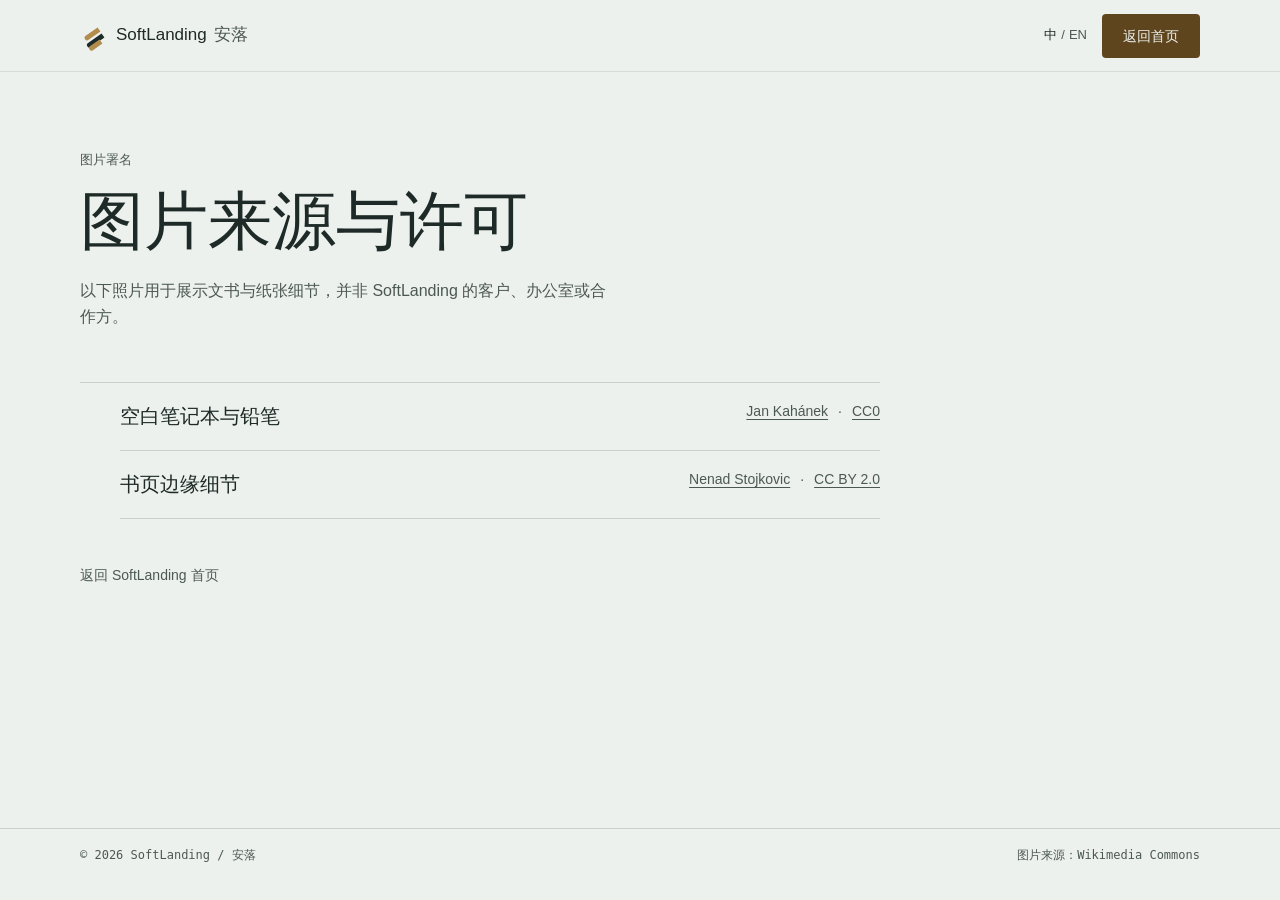
<file: credits.html>
<!doctype html>
<html lang="zh-CN" data-type="service" data-site-kind="other" data-radius="sharp" data-buttons="solid" data-motion>
<head>
  <meta charset="utf-8">
  <meta name="viewport" content="width=device-width, initial-scale=1, viewport-fit=cover">
  <title>图片来源 · SoftLanding 安落</title>
  <meta name="description" content="SoftLanding 安落网站使用图片的来源与许可信息。">
  <meta name="page-type" content="service">
  <meta name="site-kind" content="other">
  <link rel="stylesheet" href="styles.css">
  <link rel="stylesheet" href="assets/motion/motion.css">
</head>
<body>
  <header class="nav" id="site-header">
    <div class="wrap nav__bar">
      <a class="nav__logo" href="index.html"><span class="brand-mark" aria-hidden="true"><i></i><i></i><i></i></span><span>SoftLanding <b>安落</b></span></a>
      <div class="nav__actions"><button class="lang-switch" type="button" aria-pressed="false" data-language-switch><span>中</span><span class="lang-switch__slash">/</span><span>EN</span></button><a class="btn btn--primary" href="index.html" data-i18n data-zh="返回首页" data-en="Back to home">返回首页</a></div>
    </div>
  </header>
  <main class="credits-main">
    <div class="wrap">
      <p class="eyebrow" data-i18n data-zh="图片署名" data-en="Image credits">图片署名</p>
      <h1 data-i18n data-zh="图片来源与许可" data-en="Image sources and licenses">图片来源与许可</h1>
      <p class="credits-intro" data-i18n data-zh="以下照片用于展示文书与纸张细节，并非 SoftLanding 的客户、办公室或合作方。" data-en="These photographs show details of paper and documents. They do not depict SoftLanding clients, offices, or partners.">以下照片用于展示文书与纸张细节，并非 SoftLanding 的客户、办公室或合作方。</p>
      <ul class="credits-items">
        <li><span data-i18n data-zh="空白笔记本与铅笔" data-en="Blank notebook and pencil">空白笔记本与铅笔</span><span><a href="https://commons.wikimedia.org/wiki/File:Tabel_day_1_(Unsplash).jpg" rel="noreferrer">Jan Kahánek</a> · <a href="https://creativecommons.org/publicdomain/zero/1.0/">CC0</a></span></li>
        <li><span data-i18n data-zh="书页边缘细节" data-en="Stacked book pages">书页边缘细节</span><span><a href="https://commons.wikimedia.org/wiki/File:Close-up_of_stacked_books._(51539890528).jpg" rel="noreferrer">Nenad Stojkovic</a> · <a href="https://creativecommons.org/licenses/by/2.0/">CC BY 2.0</a></span></li>
      </ul>
      <a class="text-link" href="index.html" data-i18n data-zh="返回 SoftLanding 首页" data-en="Return to the SoftLanding home page">返回 SoftLanding 首页</a>
    </div>
  </main>
  <footer class="credits-footer"><div class="wrap"><span>© 2026 SoftLanding / 安落</span><span data-i18n data-zh="图片来源：Wikimedia Commons" data-en="Photographs via Wikimedia Commons">图片来源：Wikimedia Commons</span></div></footer>
  <script type="module" src="script.js"></script>
</body>
</html>
</file>
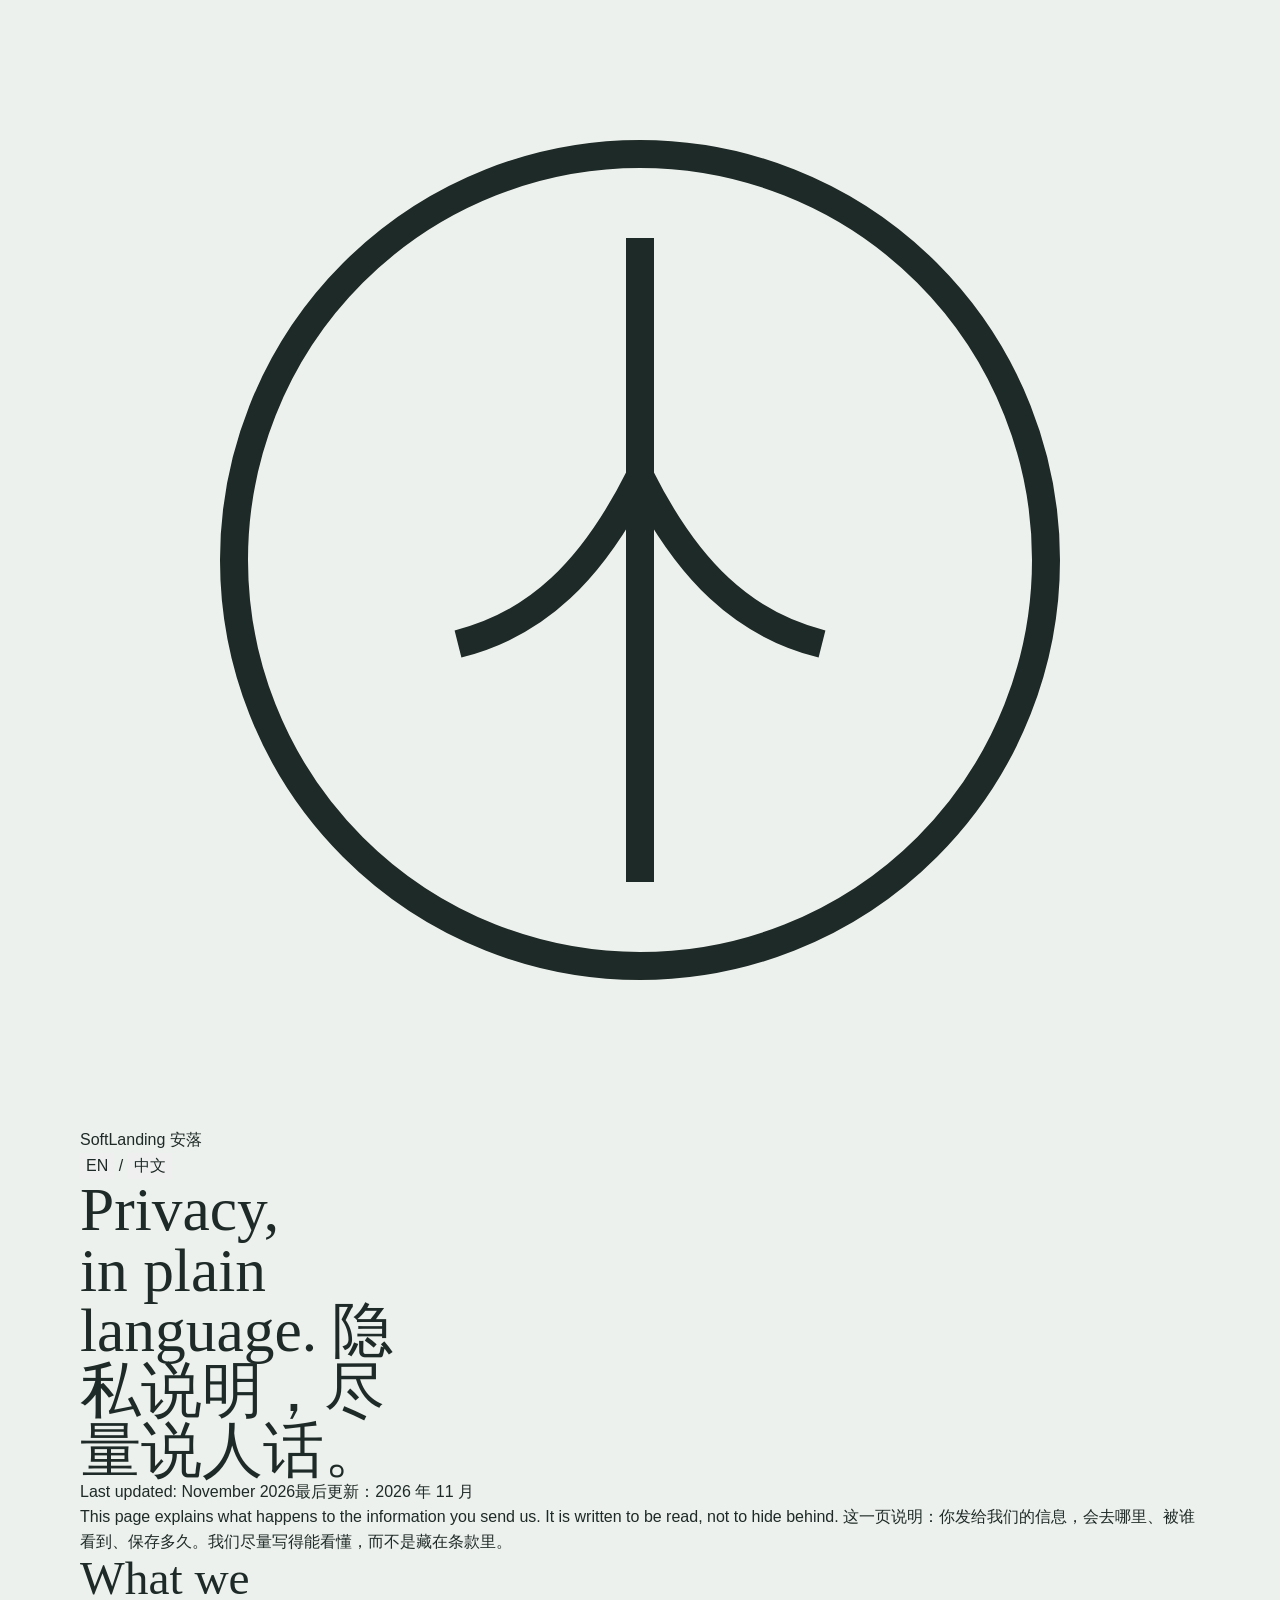
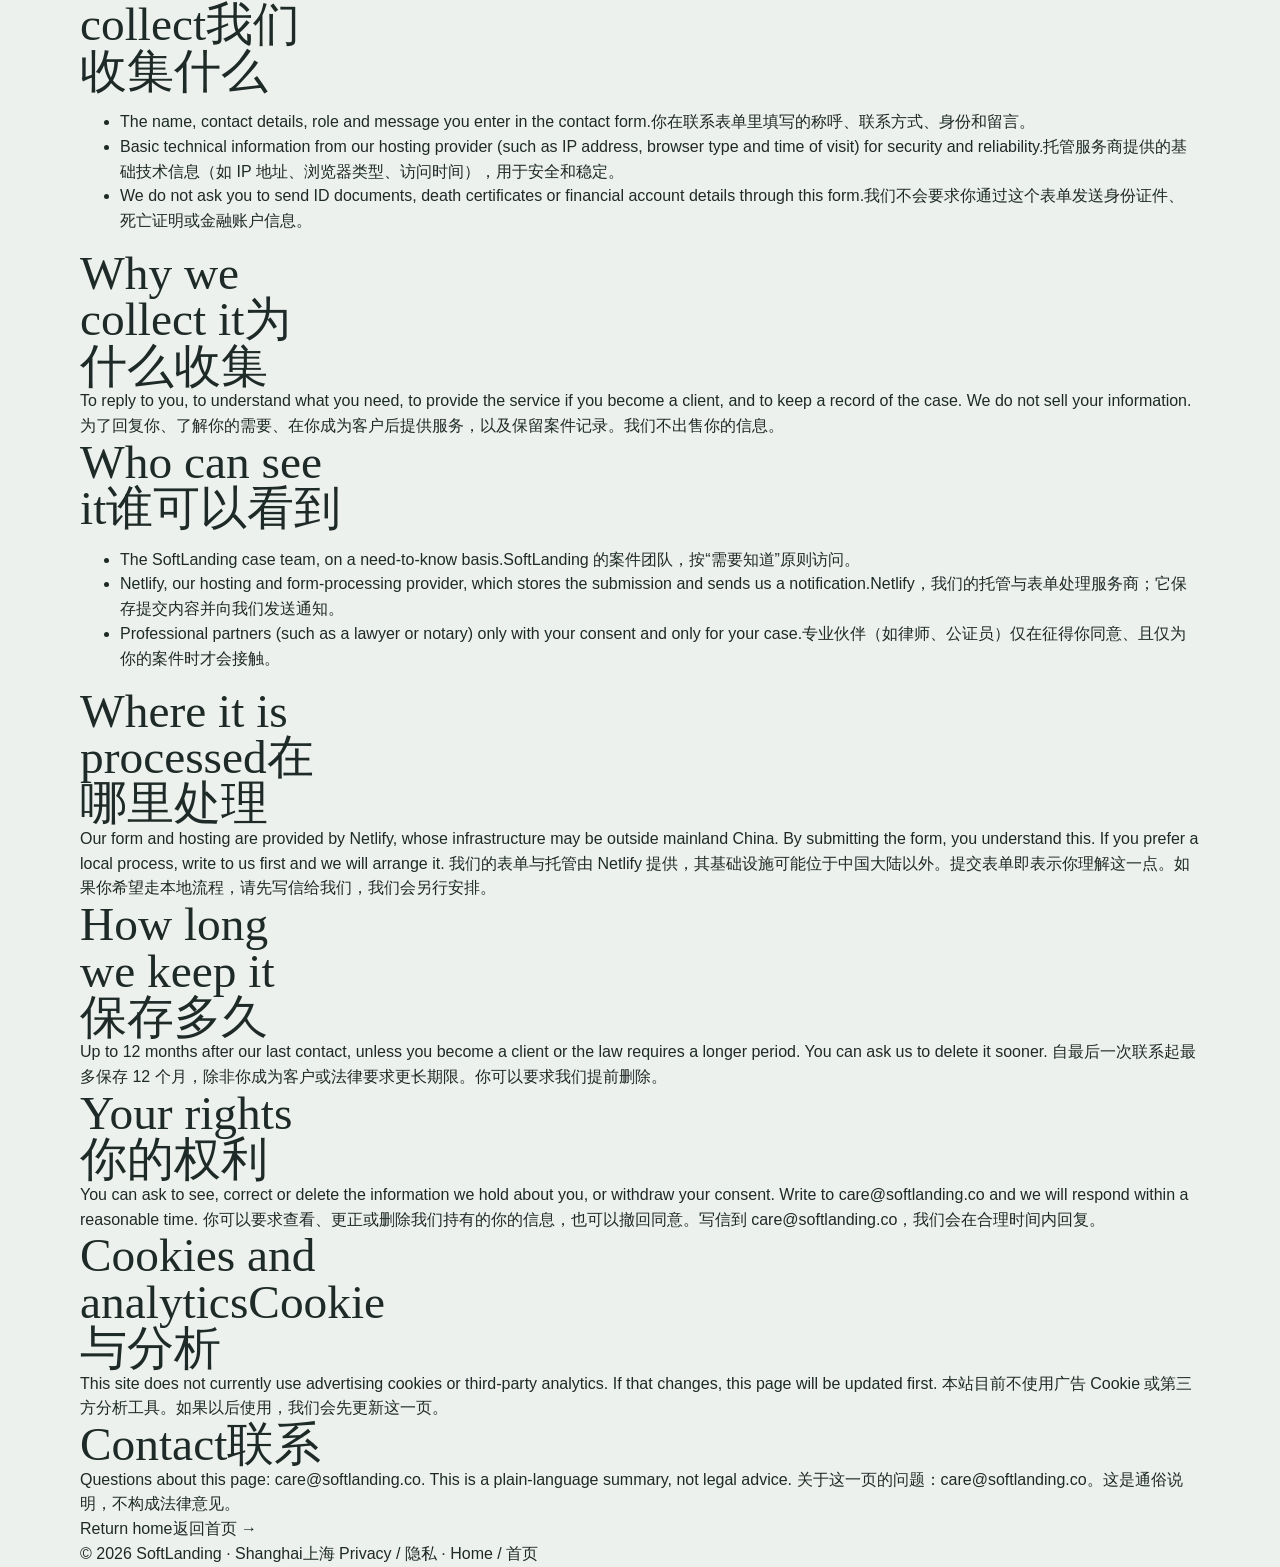
<file: privacy.html>
<!doctype html>
<html lang="zh"
      data-title-zh="隐私说明 — SoftLanding 安落"
      data-title-en="Privacy — SoftLanding">
<head>
  <meta charset="utf-8">
  <meta name="viewport" content="width=device-width, initial-scale=1">
  <title>隐私说明 — SoftLanding 安落</title>
  <meta name="description" content="SoftLanding 安落的隐私说明：我们收集什么、为什么收集、谁可以看到、保存多久。">
  <link rel="icon" href="data:image/svg+xml,%3Csvg xmlns='http://www.w3.org/2000/svg' viewBox='0 0 64 64'%3E%3Crect width='64' height='64' fill='%23121719'/%3E%3Ccircle cx='32' cy='32' r='21' fill='none' stroke='%23A47E4E' stroke-width='1.2'/%3E%3Cpath d='M32 15v34M22 38c4-1 7-4 10-9 3 5 6 8 10 9' fill='none' stroke='%23A47E4E' stroke-width='1.2'/%3E%3C/svg%3E">
  <link rel="stylesheet" href="styles.css">
  <script>
    try {
      var saved = localStorage.getItem('cw-lang');
      var query = new URLSearchParams(location.search).get('lang');
      var lang = query || saved || (navigator.language && navigator.language.toLowerCase().indexOf('zh') === 0 ? 'zh' : 'en');
      document.documentElement.lang = lang;
    } catch (e) {}
  </script>
</head>
<body class="page">
  <header class="page__nav">
    <div class="wrap">
      <a class="brand brand--dark" href="index.html" aria-label="SoftLanding 安落">
        <span class="brand__mark" aria-hidden="true">
          <svg viewBox="0 0 40 40" fill="none">
            <circle cx="20" cy="20" r="14.5" stroke="currentColor" stroke-width="1"/>
            <path d="M20 8.5v23M13.5 23c2.8-.7 4.8-2.6 6.5-6 1.7 3.4 3.7 5.3 6.5 6" stroke="currentColor" stroke-width="1"/>
          </svg>
        </span>
        <span class="brand__name">SoftLanding</span>
        <span class="brand__cn">安落</span>
      </a>
      <div class="lang" role="group" aria-label="Language">
        <button class="lang__btn" type="button" data-lang="en" aria-pressed="false">EN</button>
        <span class="lang__sep" aria-hidden="true">/</span>
        <button class="lang__btn" type="button" data-lang="zh" aria-pressed="true">中文</button>
      </div>
    </div>
  </header>

  <main class="page__main">
    <div class="wrap legal">
      <h1>
        <span class="en">Privacy, in plain language.</span>
        <span class="zh">隐私说明，尽量说人话。</span>
      </h1>
      <p class="updated"><span class="en">Last updated: November 2026</span><span class="zh">最后更新：2026 年 11 月</span></p>
      <p>
        <span class="en">This page explains what happens to the information you send us. It is written to be read, not to hide behind.</span>
        <span class="zh">这一页说明：你发给我们的信息，会去哪里、被谁看到、保存多久。我们尽量写得能看懂，而不是藏在条款里。</span>
      </p>

      <h2><span class="en">What we collect</span><span class="zh">我们收集什么</span></h2>
      <ul>
        <li><span class="en">The name, contact details, role and message you enter in the contact form.</span><span class="zh">你在联系表单里填写的称呼、联系方式、身份和留言。</span></li>
        <li><span class="en">Basic technical information from our hosting provider (such as IP address, browser type and time of visit) for security and reliability.</span><span class="zh">托管服务商提供的基础技术信息（如 IP 地址、浏览器类型、访问时间），用于安全和稳定。</span></li>
        <li><span class="en">We do not ask you to send ID documents, death certificates or financial account details through this form.</span><span class="zh">我们不会要求你通过这个表单发送身份证件、死亡证明或金融账户信息。</span></li>
      </ul>

      <h2><span class="en">Why we collect it</span><span class="zh">为什么收集</span></h2>
      <p>
        <span class="en">To reply to you, to understand what you need, to provide the service if you become a client, and to keep a record of the case. We do not sell your information.</span>
        <span class="zh">为了回复你、了解你的需要、在你成为客户后提供服务，以及保留案件记录。我们不出售你的信息。</span>
      </p>

      <h2><span class="en">Who can see it</span><span class="zh">谁可以看到</span></h2>
      <ul>
        <li><span class="en">The SoftLanding case team, on a need-to-know basis.</span><span class="zh">SoftLanding 的案件团队，按“需要知道”原则访问。</span></li>
        <li><span class="en">Netlify, our hosting and form-processing provider, which stores the submission and sends us a notification.</span><span class="zh">Netlify，我们的托管与表单处理服务商；它保存提交内容并向我们发送通知。</span></li>
        <li><span class="en">Professional partners (such as a lawyer or notary) only with your consent and only for your case.</span><span class="zh">专业伙伴（如律师、公证员）仅在征得你同意、且仅为你的案件时才会接触。</span></li>
      </ul>

      <h2><span class="en">Where it is processed</span><span class="zh">在哪里处理</span></h2>
      <p>
        <span class="en">Our form and hosting are provided by Netlify, whose infrastructure may be outside mainland China. By submitting the form, you understand this. If you prefer a local process, write to us first and we will arrange it.</span>
        <span class="zh">我们的表单与托管由 Netlify 提供，其基础设施可能位于中国大陆以外。提交表单即表示你理解这一点。如果你希望走本地流程，请先写信给我们，我们会另行安排。</span>
      </p>

      <h2><span class="en">How long we keep it</span><span class="zh">保存多久</span></h2>
      <p>
        <span class="en">Up to 12 months after our last contact, unless you become a client or the law requires a longer period. You can ask us to delete it sooner.</span>
        <span class="zh">自最后一次联系起最多保存 12 个月，除非你成为客户或法律要求更长期限。你可以要求我们提前删除。</span>
      </p>

      <h2><span class="en">Your rights</span><span class="zh">你的权利</span></h2>
      <p>
        <span class="en">You can ask to see, correct or delete the information we hold about you, or withdraw your consent. Write to <a href="mailto:care@softlanding.co">care@softlanding.co</a> and we will respond within a reasonable time.</span>
        <span class="zh">你可以要求查看、更正或删除我们持有的你的信息，也可以撤回同意。写信到 <a href="mailto:care@softlanding.co">care@softlanding.co</a>，我们会在合理时间内回复。</span>
      </p>

      <h2><span class="en">Cookies and analytics</span><span class="zh">Cookie 与分析</span></h2>
      <p>
        <span class="en">This site does not currently use advertising cookies or third-party analytics. If that changes, this page will be updated first.</span>
        <span class="zh">本站目前不使用广告 Cookie 或第三方分析工具。如果以后使用，我们会先更新这一页。</span>
      </p>

      <h2><span class="en">Contact</span><span class="zh">联系</span></h2>
      <p>
        <span class="en">Questions about this page: <a href="mailto:care@softlanding.co">care@softlanding.co</a>. This is a plain-language summary, not legal advice.</span>
        <span class="zh">关于这一页的问题：<a href="mailto:care@softlanding.co">care@softlanding.co</a>。这是通俗说明，不构成法律意见。</span>
      </p>

      <a class="page__back" href="index.html">
        <span class="en">Return home</span><span class="zh">返回首页</span>
        <span aria-hidden="true">→</span>
      </a>
    </div>
  </main>

  <footer class="page__foot">
    <div class="wrap">
      <span>© 2026 SoftLanding · <span class="en">Shanghai</span><span class="zh">上海</span></span>
      <span><a href="privacy.html">Privacy / 隐私</a> · <a href="index.html">Home / 首页</a></span>
    </div>
  </footer>
  <script src="script.js"></script>
</body>
</html>
</file>
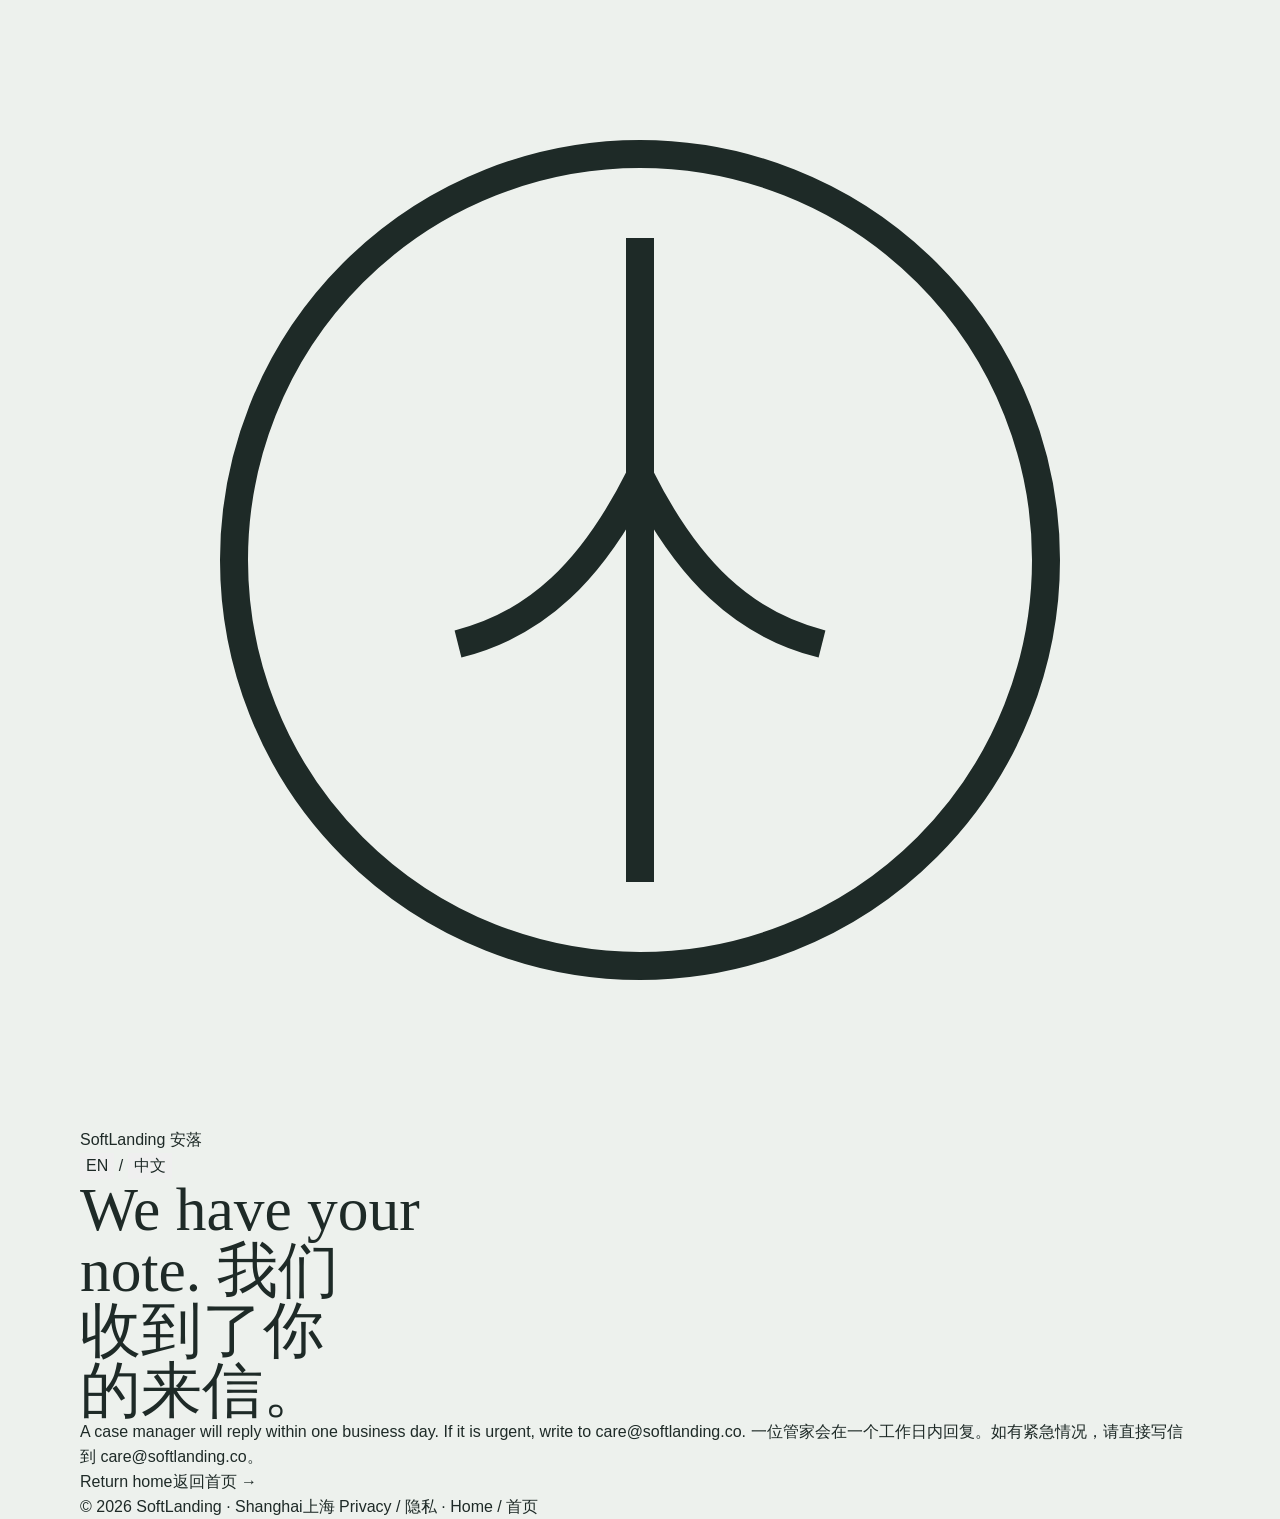
<file: thank-you.html>
<!doctype html>
<html lang="zh"
      data-title-zh="谢谢 — SoftLanding 安落"
      data-title-en="Thank you — SoftLanding">
<head>
  <meta charset="utf-8">
  <meta name="viewport" content="width=device-width, initial-scale=1">
  <meta name="robots" content="noindex">
  <title>谢谢 — SoftLanding 安落</title>
  <link rel="icon" href="data:image/svg+xml,%3Csvg xmlns='http://www.w3.org/2000/svg' viewBox='0 0 64 64'%3E%3Crect width='64' height='64' fill='%23121719'/%3E%3Ccircle cx='32' cy='32' r='21' fill='none' stroke='%23A47E4E' stroke-width='1.2'/%3E%3Cpath d='M32 15v34M22 38c4-1 7-4 10-9 3 5 6 8 10 9' fill='none' stroke='%23A47E4E' stroke-width='1.2'/%3E%3C/svg%3E">
  <link rel="stylesheet" href="styles.css">
  <script>
    try {
      var saved = localStorage.getItem('cw-lang');
      var query = new URLSearchParams(location.search).get('lang');
      var lang = query || saved || (navigator.language && navigator.language.toLowerCase().indexOf('zh') === 0 ? 'zh' : 'en');
      document.documentElement.lang = lang;
    } catch (e) {}
  </script>
</head>
<body class="page">
  <header class="page__nav">
    <div class="wrap">
      <a class="brand brand--dark" href="index.html" aria-label="SoftLanding 安落">
        <span class="brand__mark" aria-hidden="true">
          <svg viewBox="0 0 40 40" fill="none">
            <circle cx="20" cy="20" r="14.5" stroke="currentColor" stroke-width="1"/>
            <path d="M20 8.5v23M13.5 23c2.8-.7 4.8-2.6 6.5-6 1.7 3.4 3.7 5.3 6.5 6" stroke="currentColor" stroke-width="1"/>
          </svg>
        </span>
        <span class="brand__name">SoftLanding</span>
        <span class="brand__cn">安落</span>
      </a>
      <div class="lang" role="group" aria-label="Language">
        <button class="lang__btn" type="button" data-lang="en" aria-pressed="false">EN</button>
        <span class="lang__sep" aria-hidden="true">/</span>
        <button class="lang__btn" type="button" data-lang="zh" aria-pressed="true">中文</button>
      </div>
    </div>
  </header>

  <main class="page__main">
    <div class="wrap">
      <h1>
        <span class="en">We have your note.</span>
        <span class="zh">我们收到了你的来信。</span>
      </h1>
      <p>
        <span class="en">A case manager will reply within one business day. If it is urgent, write to <a href="mailto:care@softlanding.co">care@softlanding.co</a>.</span>
        <span class="zh">一位管家会在一个工作日内回复。如有紧急情况，请直接写信到 <a href="mailto:care@softlanding.co">care@softlanding.co</a>。</span>
      </p>
      <a class="page__back" href="index.html">
        <span class="en">Return home</span><span class="zh">返回首页</span>
        <span aria-hidden="true">→</span>
      </a>
    </div>
  </main>

  <footer class="page__foot">
    <div class="wrap">
      <span>© 2026 SoftLanding · <span class="en">Shanghai</span><span class="zh">上海</span></span>
      <span><a href="privacy.html">Privacy / 隐私</a> · <a href="index.html">Home / 首页</a></span>
    </div>
  </footer>
  <script src="script.js"></script>
</body>
</html>
</file>
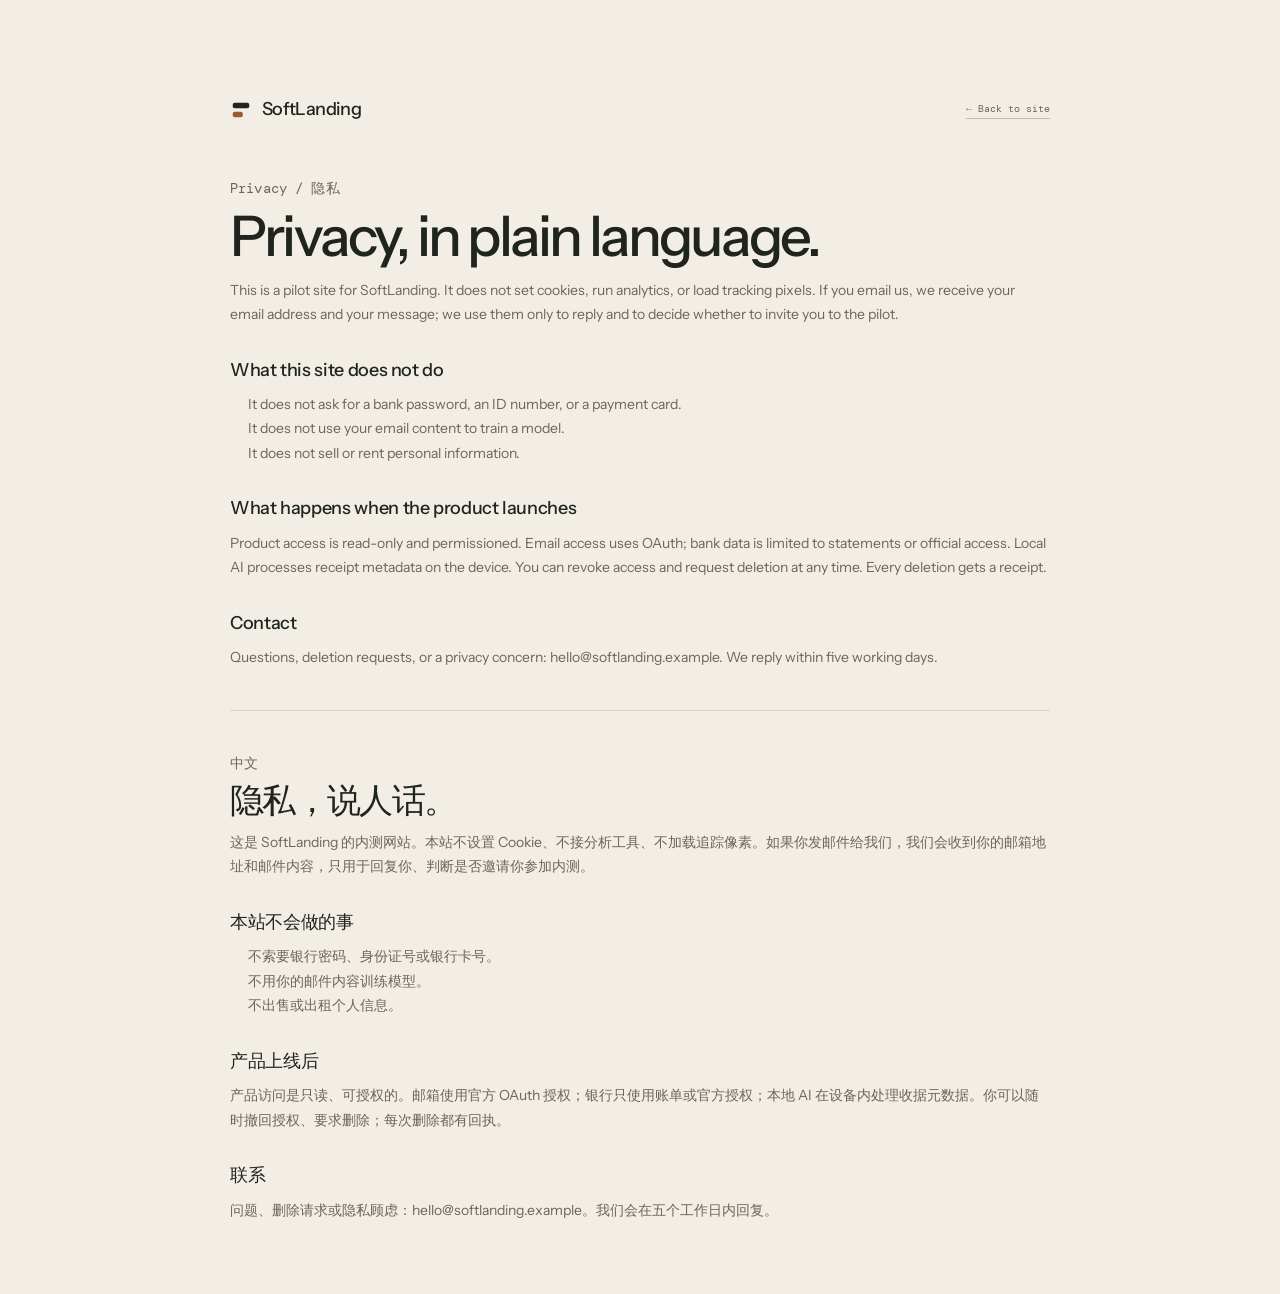
<file: SoftLanding_Website_v1/privacy.html>
<!doctype html>
<html lang="en">
<head>
<meta charset="utf-8">
<meta name="viewport" content="width=device-width, initial-scale=1">
<title>Privacy — SoftLanding</title>
<meta name="description" content="SoftLanding pilot privacy notice: no cookies, no analytics, email only, local AI.">
<link rel="preconnect" href="https://fonts.googleapis.com"><link rel="preconnect" href="https://fonts.gstatic.com" crossorigin>
<link href="https://fonts.googleapis.com/css2?family=Instrument+Sans:wdth,wght@75..100,400..700&family=DM+Mono:wght@400;500&family=Noto+Sans+SC:wght@400;500&family=Noto+Serif+SC:wght@500;600&display=swap" rel="stylesheet">
<link rel="stylesheet" href="system.css">
<link rel="stylesheet" href="styles.css">
</head>
<body>
<div class="sl-legal-wrap sl-legal">
  <div class="sl-legal-head">
    <a class="sl-brand" href="index.html"><svg class="sl-mark" viewBox="0 0 24 24" aria-hidden="true"><rect x="3" y="4" width="18" height="6" rx="2.2" fill="currentColor"/><rect x="3" y="14" width="11" height="6" rx="2.2" fill="#9c5a33"/></svg><span>SoftLanding</span></a>
    <a class="sl-legal-back" href="index.html">← Back to site</a>
  </div>
  <p class="sl-eyebrow">Privacy / 隐私</p>
  <h1>Privacy, in plain language.</h1>
  <p>This is a pilot site for SoftLanding. It does not set cookies, run analytics, or load tracking pixels. If you email us, we receive your email address and your message; we use them only to reply and to decide whether to invite you to the pilot.</p>
  <h2>What this site does not do</h2>
  <ul>
    <li>It does not ask for a bank password, an ID number, or a payment card.</li>
    <li>It does not use your email content to train a model.</li>
    <li>It does not sell or rent personal information.</li>
  </ul>
  <h2>What happens when the product launches</h2>
  <p>Product access is read-only and permissioned. Email access uses OAuth; bank data is limited to statements or official access. Local AI processes receipt metadata on the device. You can revoke access and request deletion at any time. Every deletion gets a receipt.</p>
  <h2>Contact</h2>
  <p>Questions, deletion requests, or a privacy concern: <a href="mailto:hello@softlanding.example">hello@softlanding.example</a>. We reply within five working days.</p>
  <hr>
  <section lang="zh">
    <p class="sl-eyebrow">中文</p>
    <h1 style="font-size:34px">隐私，说人话。</h1>
    <p>这是 SoftLanding 的内测网站。本站不设置 Cookie、不接分析工具、不加载追踪像素。如果你发邮件给我们，我们会收到你的邮箱地址和邮件内容，只用于回复你、判断是否邀请你参加内测。</p>
    <h2>本站不会做的事</h2>
    <ul><li>不索要银行密码、身份证号或银行卡号。</li><li>不用你的邮件内容训练模型。</li><li>不出售或出租个人信息。</li></ul>
    <h2>产品上线后</h2>
    <p>产品访问是只读、可授权的。邮箱使用官方 OAuth 授权；银行只使用账单或官方授权；本地 AI 在设备内处理收据元数据。你可以随时撤回授权、要求删除；每次删除都有回执。</p>
    <h2>联系</h2>
    <p>问题、删除请求或隐私顾虑：<a href="mailto:hello@softlanding.example">hello@softlanding.example</a>。我们会在五个工作日内回复。</p>
  </section>
</div>
</body>
</html>
</file>
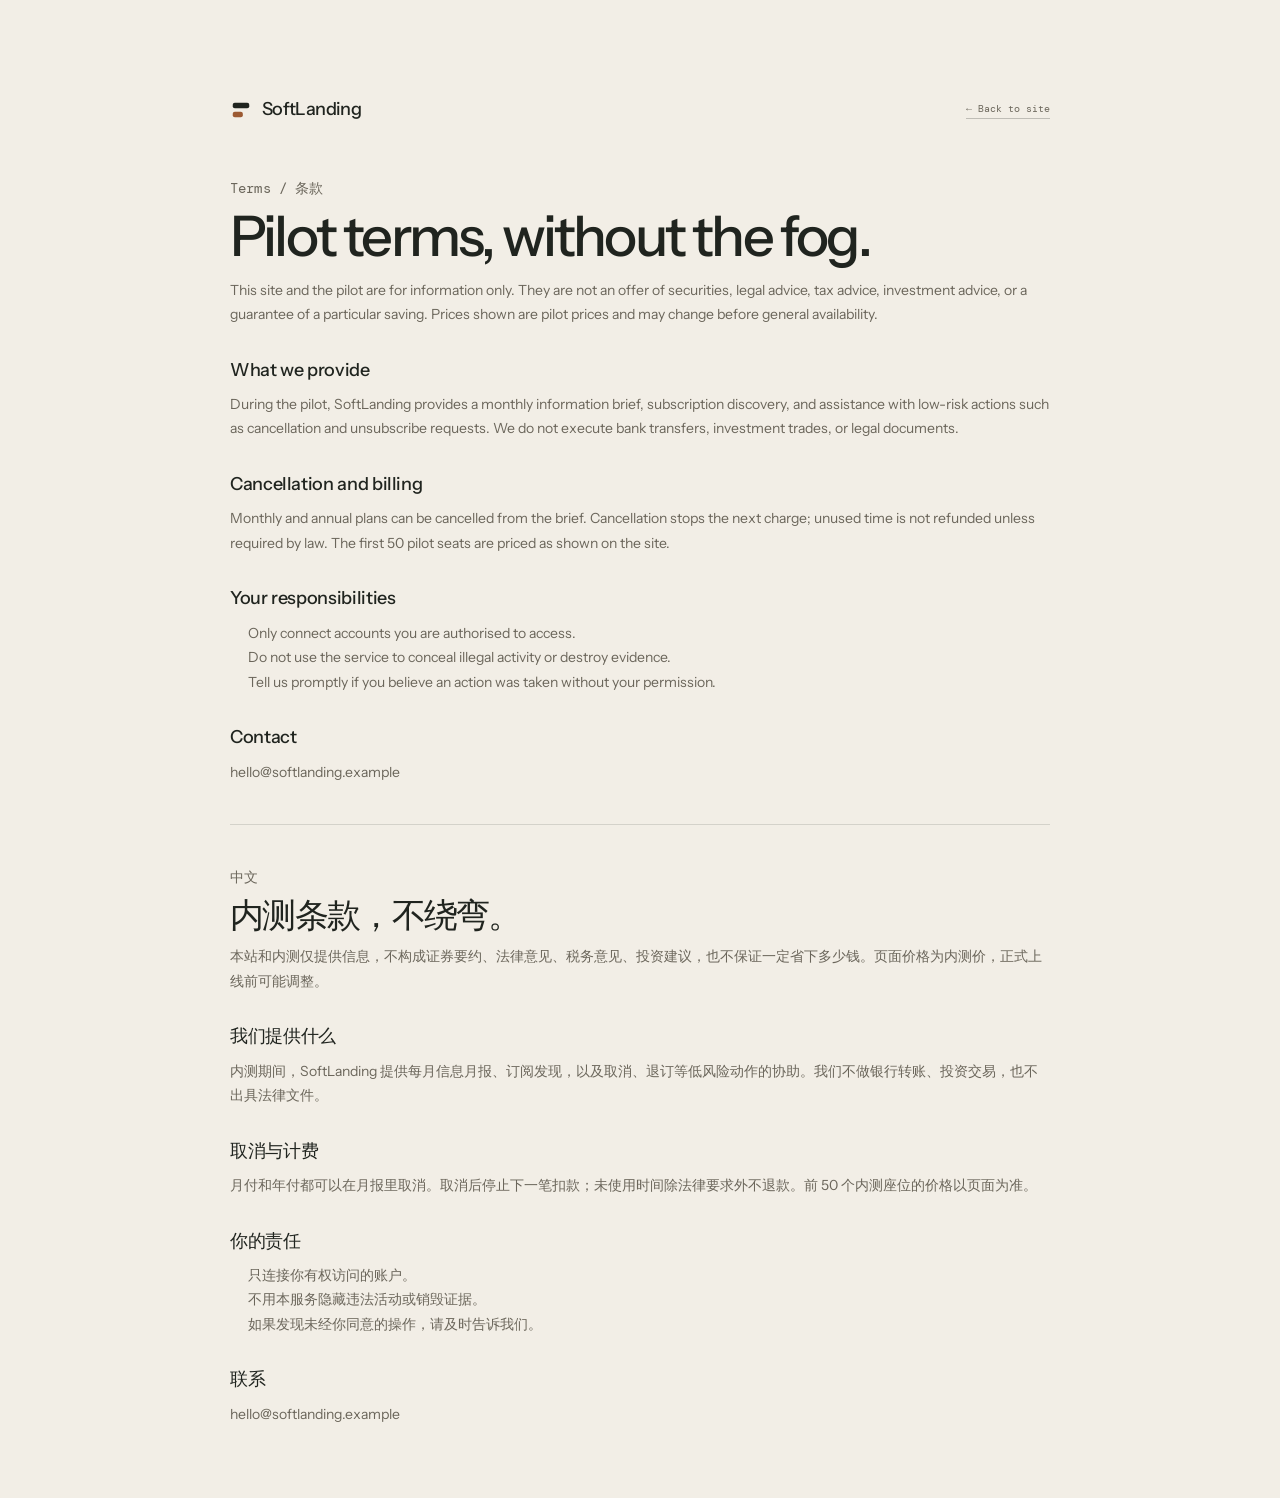
<file: SoftLanding_Website_v1/terms.html>
<!doctype html>
<html lang="en">
<head>
<meta charset="utf-8">
<meta name="viewport" content="width=device-width, initial-scale=1">
<title>Terms — SoftLanding</title>
<meta name="description" content="SoftLanding pilot terms: information, pricing, cancellation, no legal or financial advice.">
<link rel="preconnect" href="https://fonts.googleapis.com"><link rel="preconnect" href="https://fonts.gstatic.com" crossorigin>
<link href="https://fonts.googleapis.com/css2?family=Instrument+Sans:wdth,wght@75..100,400..700&family=DM+Mono:wght@400;500&family=Noto+Sans+SC:wght@400;500&family=Noto+Serif+SC:wght@500;600&display=swap" rel="stylesheet">
<link rel="stylesheet" href="system.css">
<link rel="stylesheet" href="styles.css">
</head>
<body>
<div class="sl-legal-wrap sl-legal">
  <div class="sl-legal-head">
    <a class="sl-brand" href="index.html"><svg class="sl-mark" viewBox="0 0 24 24" aria-hidden="true"><rect x="3" y="4" width="18" height="6" rx="2.2" fill="currentColor"/><rect x="3" y="14" width="11" height="6" rx="2.2" fill="#9c5a33"/></svg><span>SoftLanding</span></a>
    <a class="sl-legal-back" href="index.html">← Back to site</a>
  </div>
  <p class="sl-eyebrow">Terms / 条款</p>
  <h1>Pilot terms, without the fog.</h1>
  <p>This site and the pilot are for information only. They are not an offer of securities, legal advice, tax advice, investment advice, or a guarantee of a particular saving. Prices shown are pilot prices and may change before general availability.</p>
  <h2>What we provide</h2>
  <p>During the pilot, SoftLanding provides a monthly information brief, subscription discovery, and assistance with low-risk actions such as cancellation and unsubscribe requests. We do not execute bank transfers, investment trades, or legal documents.</p>
  <h2>Cancellation and billing</h2>
  <p>Monthly and annual plans can be cancelled from the brief. Cancellation stops the next charge; unused time is not refunded unless required by law. The first 50 pilot seats are priced as shown on the site.</p>
  <h2>Your responsibilities</h2>
  <ul><li>Only connect accounts you are authorised to access.</li><li>Do not use the service to conceal illegal activity or destroy evidence.</li><li>Tell us promptly if you believe an action was taken without your permission.</li></ul>
  <h2>Contact</h2>
  <p><a href="mailto:hello@softlanding.example">hello@softlanding.example</a></p>
  <hr>
  <section lang="zh">
    <p class="sl-eyebrow">中文</p>
    <h1 style="font-size:34px">内测条款，不绕弯。</h1>
    <p>本站和内测仅提供信息，不构成证券要约、法律意见、税务意见、投资建议，也不保证一定省下多少钱。页面价格为内测价，正式上线前可能调整。</p>
    <h2>我们提供什么</h2>
    <p>内测期间，SoftLanding 提供每月信息月报、订阅发现，以及取消、退订等低风险动作的协助。我们不做银行转账、投资交易，也不出具法律文件。</p>
    <h2>取消与计费</h2>
    <p>月付和年付都可以在月报里取消。取消后停止下一笔扣款；未使用时间除法律要求外不退款。前 50 个内测座位的价格以页面为准。</p>
    <h2>你的责任</h2>
    <ul><li>只连接你有权访问的账户。</li><li>不用本服务隐藏违法活动或销毁证据。</li><li>如果发现未经你同意的操作，请及时告诉我们。</li></ul>
    <h2>联系</h2>
    <p><a href="mailto:hello@softlanding.example">hello@softlanding.example</a></p>
  </section>
</div>
</body>
</html>
</file>
<file: styles.css>
:root {
  --bg: #edf1ed;
  --surface: #dfe8e2;
  --surface-2: #d1ded7;
  --ink: #1e2a27;
  --muted: #4c5952;
  --line: color-mix(in oklab, var(--ink) 17%, transparent);
  --line-soft: color-mix(in oklab, var(--ink) 10%, transparent);
  --brass: #b18c4c;
  --brass-dark: #5e451e;
  --dark: #1e2a27;
  --dark-2: #2a3833;
  --dark-ink: #f1f0ea;
  --font-display: "Palatino", "Palatino Linotype", Georgia, serif;
  --font-text: "Avenir Next", "Helvetica Neue", Arial, sans-serif;
  --font-mono: "SFMono-Regular", Consolas, monospace;
  --container: 1280px;
  --gutter: 80px;
  --nav-h: 72px;
  --space-1: 8px;
  --space-2: 16px;
  --space-3: 24px;
  --space-4: 32px;
  --space-5: 48px;
  --space-6: 64px;
  --space-7: 96px;
  --ease: cubic-bezier(.2, .8, .2, 1);
  --action: var(--brass-dark);
  --action-ink: #edf1ed;
  --p-bg: var(--bg); --p-surface: var(--surface); --p-ink: var(--ink); --p-muted: var(--muted);
  --p-action: var(--action); --p-action-ink: var(--action-ink); --p-accent: var(--brass); --p-accent-ink: var(--ink);
  --card: var(--surface);
  --r-sm: 4px; --r-md: 8px; --r-lg: 14px; --r-btn: 4px;
}

* { box-sizing: border-box; }
html { scroll-behavior: auto; background: var(--bg); }
body { margin: 0; background: var(--bg); color: var(--ink); font: 400 16px/1.55 var(--font-text); -webkit-font-smoothing: antialiased; overflow-x: clip; }
body.nav-locked { overflow: hidden; }
a { color: inherit; text-decoration: none; }
button, input { font: inherit; color: inherit; }
button { border: 0; }
h1, h2, h3, p { margin: 0; }
h1, h2, h3 { font-family: var(--font-display); font-weight: 400; letter-spacing: 0; text-wrap: balance; }
h1 { font-size: clamp(3.25rem, 4.8vw, 4.5rem); line-height: .98; max-width: 12ch; }
h2 { font-size: clamp(2.35rem, 3.7vw, 4.2rem); line-height: .98; max-width: 12ch; }
h3 { font-size: 1.55rem; line-height: 1.1; }
p { text-wrap: pretty; }
.wrap { width: min(calc(100% - 2 * var(--gutter)), var(--container)); margin-inline: auto; }
#map { scroll-margin-top: calc(var(--nav-h) + 20px); }
.skip-link { position: absolute; left: 0; top: 8px; z-index: 50; padding: 8px 12px; background: var(--ink); color: var(--bg); transform: translateY(-150%); transition: transform 180ms var(--ease); }
.skip-link:focus { transform: translateY(0); }

.nav { position: fixed; inset: 0 0 auto; height: var(--nav-h); z-index: 20; background: color-mix(in oklab, var(--bg) 94%, transparent); border-bottom: 1px solid var(--line-soft); }
.nav__bar { height: 100%; display: flex; align-items: center; justify-content: space-between; gap: 24px; }
.nav__logo { display: inline-flex; align-items: center; gap: 11px; white-space: nowrap; font-size: 17px; letter-spacing: 0; }
.nav__logo b { font-weight: 500; color: var(--muted); margin-left: 3px; }
.closing .nav__logo b { color: #b8c6bf; }
.brand-mark { width: 25px; height: 25px; position: relative; display: inline-block; }
.brand-mark i { display: block; position: absolute; width: 17px; height: 5px; border-radius: 999px 0 0 999px; background: var(--brass); transform: rotate(-35deg); transform-origin: right center; }
.brand-mark i:nth-child(1) { top: 4px; left: 2px; }
.brand-mark i:nth-child(2) { top: 10px; left: 4px; width: 19px; background: var(--ink); }
.brand-mark i:nth-child(3) { top: 16px; left: 7px; width: 14px; background: var(--brass); }
.nav__links { display: flex; align-items: center; gap: 27px; margin-left: auto; }
.nav__link { font-size: 14px; color: var(--muted); position: relative; padding: 7px 0; }
.nav__link::after, .text-link::after { content: ""; position: absolute; left: 0; right: 0; bottom: 2px; height: 1px; background: currentColor; transform: scaleX(0); transform-origin: left; transition: transform 180ms var(--ease); }
.nav__link:hover, .nav__link:focus-visible, .text-link:hover, .text-link:focus-visible { color: var(--ink); }
.nav__link:hover::after, .nav__link:focus-visible::after, .text-link:hover::after, .text-link:focus-visible::after { transform: scaleX(1); }
.nav__actions { display: flex; align-items: center; gap: 15px; margin-left: 22px; }
.lang-switch { display: inline-flex; gap: 4px; align-items: center; background: transparent; padding: 8px 0; color: var(--muted); font-size: 13px; cursor: pointer; }
.lang-switch span:first-child { color: var(--ink); }
.lang-switch[aria-pressed="true"] span:last-child { color: var(--ink); }
.lang-switch__slash { color: var(--muted); }
.nav__toggle { display: none; background: transparent; padding: 8px; width: 40px; height: 40px; cursor: pointer; }
.nav__toggle span { display: block; width: 22px; height: 1px; background: var(--ink); margin: 6px auto; transition: transform 180ms var(--ease); }
.nav.is-open .nav__toggle span:first-child { transform: translateY(3.5px) rotate(45deg); }
.nav.is-open .nav__toggle span:last-child { transform: translateY(-3.5px) rotate(-45deg); }

.btn { min-height: 44px; display: inline-flex; align-items: center; justify-content: center; gap: 10px; padding: 0 20px; border: 1px solid transparent; border-radius: var(--r-btn); font-size: 14px; line-height: 1; cursor: pointer; }
.btn--primary { background: var(--action); color: var(--action-ink); }
.btn--primary:hover { background: var(--ink); }
.btn--xl { min-height: 52px; padding-inline: 25px; }
.m-arrow { font-size: 18px; line-height: 1; display: inline-block; }
.text-link { position: relative; display: inline-flex; align-items: center; min-height: 44px; color: var(--muted); font-size: 14px; }
.btn-row { display: flex; align-items: center; gap: 22px; }

.hero { height: 100svh; min-height: 760px; padding: calc(var(--nav-h) + 48px) 0 64px; display: flex; align-items: stretch; }
.hero__grid { display: grid; grid-template-columns: minmax(0, 5fr) minmax(0, 6fr); gap: 80px; align-items: center; }
.hero__copy { padding-top: 14px; }
.eyebrow { margin-bottom: 22px; font: 500 13px/1.3 var(--font-mono); letter-spacing: 0; color: var(--muted); }
.eyebrow--light { color: #b9c2bd; }
.hero__lead { max-width: 49ch; margin-top: 27px; color: var(--muted); font-size: 18px; line-height: 1.62; }
.hero .btn-row { margin-top: 33px; }
.hero__facts { display: grid; grid-template-columns: repeat(3, 1fr); gap: 24px; margin-top: 78px; max-width: 520px; border-top: 1px solid var(--line); padding-top: 17px; }
.hero__facts div { display: grid; gap: 4px; }
.hero__facts strong { font-family: var(--font-display); font-size: 28px; font-weight: 400; }
.hero__facts span { color: var(--muted); font-size: 13px; line-height: 1.4; }

.map-shell { background: var(--surface); border: 1px solid var(--line); border-radius: var(--r-lg); min-height: 620px; display: flex; flex-direction: column; overflow: hidden; box-shadow: 0 20px 46px rgba(30, 42, 39, .08); }
.map-shell__topline, .map-shell__bottomline { min-height: 64px; display: flex; align-items: center; justify-content: space-between; padding: 12px 24px; font: 500 13px/1.4 var(--font-mono); letter-spacing: 0; }
.map-shell__topline { border-bottom: 1px solid var(--line); }
.map-shell__bottomline { border-top: 1px solid var(--line); color: var(--muted); }
.map-kicker { color: var(--ink); }
.map-status { display: inline-flex; align-items: center; gap: 7px; color: var(--muted); }
.map-status i { width: 7px; height: 7px; border-radius: 50%; background: var(--brass); }
.map-shell__body { display: grid; grid-template-columns: 36px 132px 1fr; gap: 18px; padding: 32px 24px 40px; flex: 1; }
.map-rail { position: relative; }
.map-rail::before { content: ""; position: absolute; top: 6px; bottom: 12px; left: 14px; width: 1px; background: color-mix(in oklab, var(--ink) 30%, transparent); }
.map-rail span { position: absolute; top: 5px; left: 10px; width: 9px; height: 9px; border: 2px solid var(--brass-dark); border-radius: 50%; background: var(--surface); box-shadow: 0 0 0 5px color-mix(in oklab, var(--brass) 20%, transparent); transform: translateY(calc(var(--step, 0) * 52px)); transition: transform 240ms var(--ease); }
.map-stages { display: flex; flex-direction: column; align-items: stretch; gap: 8px; padding-top: 0; }
.stage-tab { position: relative; display: grid; grid-template-columns: 35px 1fr; gap: 8px; text-align: left; background: transparent; color: var(--muted); padding: 9px 0 12px; cursor: pointer; border-bottom: 1px solid transparent; }
.stage-tab::before { content: ""; position: absolute; left: -26px; top: 16px; width: 8px; height: 8px; border: 1px solid var(--muted); border-radius: 50%; background: var(--surface); transition: background-color 180ms var(--ease), border-color 180ms var(--ease), transform 180ms var(--ease); }
.stage-tab:hover::before, .stage-tab:focus-visible::before, .stage-tab.is-active::before { background: var(--brass); border-color: var(--brass-dark); transform: scale(1.17); }
.stage-tab__day { font: 500 12px/1 var(--font-mono); color: var(--muted); padding-top: 2px; }
.stage-tab__label { font-family: var(--font-display); font-size: 18px; line-height: 1.1; }
.stage-tab.is-active { color: var(--ink); }
.stage-tab.is-active .stage-tab__day { color: var(--brass-dark); }
.stage-card { align-self: center; width: 100%; max-width: 480px; background: var(--bg); border: 1px solid var(--line); border-radius: var(--r-md); padding: 27px 28px 22px; }
.stage-card__head { display: flex; justify-content: space-between; align-items: flex-start; gap: 16px; border-bottom: 1px solid var(--line-soft); padding-bottom: 19px; }
.stage-card__index { display: block; font: 500 12px/1.2 var(--font-mono); color: var(--muted); margin-bottom: 10px; }
.stage-card h2 { font-size: clamp(32px, 3.5vw, 48px); max-width: none; }
.stage-card__marker { display: inline-flex; min-width: 46px; height: 28px; align-items: center; justify-content: center; border: 1px solid var(--brass); color: var(--brass-dark); font: 500 12px/1 var(--font-mono); }
.stage-card > p { margin-top: 20px; color: var(--muted); font-size: 15px; line-height: 1.6; max-width: 45ch; }
.task-list { display: grid; gap: 13px; margin: 27px 0 25px; }
.task-list li { display: flex; gap: 11px; align-items: flex-start; font-size: 14px; line-height: 1.45; }
.task-check { display: inline-flex; width: 20px; height: 20px; flex: 0 0 20px; align-items: center; justify-content: center; border-radius: 50%; background: var(--ink); color: var(--bg); font-size: 12px; margin-top: 1px; }
.task-check { position: relative; border: 1px solid var(--brass-dark); background: transparent; }
.task-check::before { content: ""; width: 5px; height: 5px; border-radius: 50%; background: var(--brass-dark); }
.stage-card__foot { display: flex; align-items: center; justify-content: space-between; gap: 12px; border-top: 1px solid var(--line-soft); padding-top: 15px; color: var(--muted); font-size: 13px; line-height: 1.4; }
.mini-arrow { color: var(--brass-dark); font-size: 19px; }
.section { min-height: 100svh; padding: 120px 0 88px; display: flex; align-items: center; }
.section--surface { background: var(--surface); }
.section--dark { --bg: var(--dark); --ink: var(--dark-ink); --muted: #b8c6bf; --card: var(--dark-2); --action: #d8ba72; background: var(--dark); color: var(--dark-ink); }
.section--process { background: var(--bg); }
.section--guardrails { background: var(--surface); }
.section--close { --bg: var(--dark); --ink: var(--dark-ink); --muted: #c3d0c8; --action: var(--brass-dark); --action-ink: #edf1ed; height: 100svh; min-height: 760px; padding: 112px 0 24px; display: flex; background: var(--dark); color: var(--dark-ink); }
.section-head { margin-bottom: 56px; }
.section-head--split { display: grid; grid-template-columns: minmax(0, 7fr) minmax(0, 4fr); gap: 80px; align-items: end; }
.section-intro { max-width: 34ch; color: var(--muted); font-size: 16px; line-height: 1.65; padding-bottom: 4px; }
.section--dark .section-intro, .section--close .section-intro { color: #b9c2bd; }

.service-list { border-top: 1px solid var(--line); }
.service-row { display: grid; grid-template-columns: 54px minmax(280px, 1fr) 180px minmax(205px, .7fr); gap: 26px; align-items: center; min-height: 170px; padding: 20px 0; border-bottom: 1px solid var(--line); }
.service-row__index { align-self: start; padding-top: 8px; color: var(--brass-dark); font: 500 13px/1.3 var(--font-mono); }
.service-row__type { color: var(--muted); font: 500 13px/1.3 var(--font-mono); }
.service-row h3 { margin-top: 10px; font-size: 25px; }
.service-row h3 span { margin-left: 9px; font-family: var(--font-text); font-size: 15px; letter-spacing: 0; color: var(--muted); }
.service-row__copy > p:last-child { max-width: 57ch; margin-top: 13px; color: var(--muted); font-size: 15px; line-height: 1.55; }
.service-row__image { width: 180px; height: 112px; object-fit: cover; object-position: center; border-radius: var(--r-sm); }
.service-row__price { justify-self: end; max-width: 25ch; color: var(--ink); font: 500 13px/1.5 var(--font-mono); }
.service-row__detail { position: relative; width: 180px; height: 72px; display: flex; align-items: start; justify-content: space-between; padding-top: 2px; color: var(--muted); font: 500 12px/1 var(--font-mono); }
.service-row__detail::before { content: ""; position: absolute; top: 25px; left: 4px; right: 4px; height: 1px; background: var(--line-strong, var(--line)); }
.service-row__detail::after { content: ""; position: absolute; top: 21px; left: 3px; width: 7px; height: 7px; border-radius: 50%; background: var(--brass-dark); box-shadow: 55px 0 0 var(--brass-dark), 112px 0 0 var(--brass-dark), 168px 0 0 var(--brass-dark); }
.service-row__detail--network { align-items: center; justify-content: center; gap: 12px; padding-top: 0; }
.service-row__detail--network::before { top: 36px; left: 23px; right: 23px; }
.service-row__detail--network::after { display: none; }
.service-row__detail--network span { position: relative; z-index: 1; display: block; width: 17px; height: 17px; border: 1px solid var(--brass-dark); border-radius: 50%; background: var(--surface); }
.service-row__detail--network span:first-child, .service-row__detail--network span:last-child { width: 23px; height: 23px; background: var(--brass); }
.service-row--concierge { background: color-mix(in oklab, var(--surface) 55%, transparent); }
.service-row--concierge .service-row__index { padding-left: 12px; }
.service-row--concierge .service-row__copy { padding-left: 12px; }

.human-grid { display: grid; grid-template-columns: minmax(0, 5fr) minmax(0, 6fr); gap: 80px; align-items: center; }
.human-copy h2 { max-width: 10ch; }
.human-copy > p:last-child { max-width: 44ch; margin-top: 31px; color: #c3ccc7; font-size: 17px; line-height: 1.68; }
.handoff-board { border: 1px solid rgba(241, 240, 234, .28); border-radius: var(--r-md); padding: 13px 22px 18px; }
.handoff-row { display: grid; grid-template-columns: 1.1fr .95fr 1.55fr; gap: 20px; align-items: center; padding: 18px 0; border-bottom: 1px solid rgba(241, 240, 234, .14); }
.handoff-stage { font-family: var(--font-display); font-size: 20px; }
.handoff-ai, .handoff-human { font-size: 14px; line-height: 1.45; }
.handoff-ai { color: #d7bd82; }
.handoff-human { color: #d2ded8; }
.handoff-legend { display: flex; gap: 22px; margin-top: 17px; color: #c4d0c9; font-size: 13px; }
.handoff-legend > span { display: inline-flex; align-items: center; gap: 7px; }
.legend-dot { width: 7px; height: 7px; display: inline-block; border-radius: 50%; }
.legend-dot--ai { background: #c3a35f; }
.legend-dot--human { background: #b9d2c4; }

.process-line { position: relative; display: grid; grid-template-columns: repeat(5, 1fr); gap: 0; border-top: 1px solid var(--line); }
.process-line::before { content: ""; position: absolute; left: 0; right: 0; top: -4px; height: 7px; background: var(--brass); clip-path: polygon(0 35%, 100% 35%, 100% 65%, 0 65%); opacity: .85; }
.process-step { position: relative; padding: 31px 28px 0 0; min-height: 190px; }
.process-step + .process-step { padding-left: 24px; border-left: 1px solid var(--line); }
.process-step span { font: 500 12px/1 var(--font-mono); color: var(--brass-dark); }
.process-step h3 { margin-top: 28px; font-size: 25px; }
.process-step p { margin-top: 13px; max-width: 17ch; color: var(--muted); font-size: 14px; line-height: 1.5; }
.process-photo { display: block; width: min(100%, 720px); aspect-ratio: 3 / 1; margin: 30px 0 50px auto; overflow: hidden; border-radius: var(--r-sm); }
.process-photo img { width: 100%; height: 100%; object-fit: cover; object-position: 50% 54%; }

.price-table { border-top: 1px solid var(--line); }
.price-row { display: grid; grid-template-columns: 1.2fr 1.8fr 1.2fr; gap: 35px; align-items: center; padding: 24px 0; border-bottom: 1px solid var(--line); }
.price-row--head { padding-block: 13px; color: var(--muted); font: 500 13px/1.3 var(--font-mono); letter-spacing: 0; }
.price-row strong { font-family: var(--font-display); font-size: 24px; font-weight: 400; }
.price-row span { color: var(--muted); font-size: 14px; line-height: 1.4; }
.price-row--focus { background: var(--bg); border: 1px solid var(--brass); margin: -1px 0; }
.price-row--focus strong { color: var(--brass-dark); }

.guardrail-grid { display: grid; grid-template-columns: minmax(0, 5fr) minmax(0, 6fr); gap: 80px; align-items: start; }
.guardrail-list { border-top: 1px solid var(--line); }
.guardrail-list > div { display: grid; grid-template-columns: 1fr; gap: 17px; padding: 24px 0; border-bottom: 1px solid var(--line); }
.guardrail-list p { display: grid; gap: 8px; }
.guardrail-list strong { font-family: var(--font-display); font-weight: 400; font-size: 23px; }
.guardrail-list span:last-child { color: var(--muted); font-size: 15px; line-height: 1.55; }

.close-grid { display: grid; grid-template-columns: minmax(0, 7fr) minmax(0, 4fr); gap: 80px; align-items: end; }
.section--close h2 { max-width: 11ch; color: var(--dark-ink); }
.close-action { max-width: 36ch; }
.close-action p { color: #c5d0ca; font-size: 16px; line-height: 1.65; margin-bottom: 28px; }
.section--close .btn--primary { background: var(--action); color: var(--action-ink); }
.section--close .btn--primary:hover { background: var(--ink); color: var(--bg); }
html:not([data-motion="off"]) .section--close .btn--primary:hover { background: color-mix(in oklab, var(--action) 84%, var(--bg)); color: var(--action-ink); }

.closing__wrap { display: flex; flex-direction: column; justify-content: space-between; }
.closing { scroll-margin-top: var(--nav-h); }
.footer__directory { --muted: #b8c6bf; padding-top: 21px; border-top: 1px solid rgba(241, 240, 234, .16); }
.footer__top { display: flex; align-items: center; justify-content: space-between; gap: 30px; padding-bottom: 24px; }
.footer__top p { color: #c3ccc7; font-family: var(--font-display); font-size: 22px; }
.footer__bottom { display: grid; grid-template-columns: 1fr 1fr auto; gap: 20px; padding-top: 16px; color: #b8c6bf; font: 12px/1.4 var(--font-mono); }
.footer__bottom a { justify-self: end; color: #d7dfda; }
.credits-main { min-height: calc(100svh - var(--nav-h)); padding: calc(var(--nav-h) + 80px) 0 72px; }
.credits-main h1 { max-width: 16ch; font-size: clamp(40px, 5vw, 68px); }
.credits-intro { max-width: 64ch; margin-top: 24px; color: var(--muted); line-height: 1.65; }
.credits-items { max-width: 800px; margin: 52px 0 34px; border-top: 1px solid var(--line); }
.credits-items li { display: grid; grid-template-columns: 1fr auto; gap: 20px; padding: 18px 0; border-bottom: 1px solid var(--line); }
.credits-items li > span:first-child { font-family: var(--font-display); font-size: 20px; }
.credits-items li > span:last-child { display: flex; gap: 10px; align-items: baseline; color: var(--muted); font-size: 14px; }
.credits-items a { text-decoration: underline; text-underline-offset: 3px; }
.credits-footer { padding: 18px 0; border-top: 1px solid var(--line); color: var(--muted); font: 12px/1.4 var(--font-mono); }
.credits-footer .wrap { display: flex; justify-content: space-between; gap: 20px; }

@media (max-width: 1100px) {
  :root { --gutter: 48px; }
  .hero__grid, .human-grid, .guardrail-grid { gap: 48px; }
  .hero__grid { grid-template-columns: minmax(0, 5fr) minmax(0, 6fr); }
  h1 { font-size: clamp(3.2rem, 6.5vw, 4.6rem); }
  .map-shell { min-height: 610px; }
}
@media (max-width: 820px) {
  :root { --gutter: 32px; --nav-h: 64px; }
  .nav { height: var(--nav-h); }
  .nav__links { display: none; position: absolute; top: var(--nav-h); left: 0; right: 0; min-height: calc(100svh - var(--nav-h)); padding: 32px; background: var(--bg); border-top: 1px solid var(--line); flex-direction: column; align-items: flex-start; gap: 0; }
  .nav.is-open .nav__links { display: flex; }
  .nav__links .nav__link { width: 100%; padding: 18px 0; border-bottom: 1px solid var(--line-soft); font-size: 21px; font-family: var(--font-display); color: var(--ink); }
  .nav__links .nav__link::after { display: none; }
  .nav__actions { margin-left: auto; }
  .nav__cta { display: none; }
  .nav__toggle { display: block; }
  .hero { height: auto; min-height: 100svh; padding-top: calc(var(--nav-h) + 32px); padding-bottom: 24px; }
  .hero__grid, .human-grid, .guardrail-grid, .close-grid { grid-template-columns: 1fr; }
  .hero__copy { padding-top: 0; }
  .hero__lead { max-width: 54ch; }
  .hero__facts { display: none; }
  .map-shell { min-height: 0; }
  .map-shell__topline, .map-shell__bottomline { min-height: 48px; padding: 10px 18px; }
  .map-status { display: none; }
  .map-shell__topline { justify-content: flex-start; }
  .map-shell__body { grid-template-columns: 1fr; gap: 12px; padding: 12px 18px 18px; }
  .map-rail { display: none; }
  .map-stages { flex-direction: row; gap: 10px; }
  .stage-tab { flex: 1 1 0; display: flex; flex-direction: column; gap: 5px; padding: 7px 0 9px; border-bottom: 1px solid var(--line); }
  .stage-tab::before { left: auto; right: 2px; top: auto; bottom: -4px; width: 7px; height: 7px; }
  .stage-tab__label { font-size: 15px; }
  .stage-card { align-self: start; max-width: none; padding: 20px; }
  .stage-card__head { padding-bottom: 12px; }
  .stage-card h2 { font-size: 36px; }
  .stage-card > p { margin-top: 12px; font-size: 15px; }
  .task-list { gap: 9px; margin-block: 15px; }
  .stage-card__foot { padding-top: 11px; }
  .map-shell__bottomline { display: none; }
  .section { padding: 96px 0 72px; }
  .section--close { height: auto; min-height: 100svh; }
  .section-head--split { grid-template-columns: 1fr; gap: 22px; }
  .service-row { grid-template-columns: 38px minmax(0, 1fr) 120px; gap: 18px; min-height: 145px; }
  .service-row__image, .service-row__detail { width: 120px; height: 80px; grid-column: 3; grid-row: 1 / span 2; }
  .service-row__price { grid-column: 2; grid-row: 2; justify-self: start; max-width: 38ch; }
  .service-row--concierge .service-row__copy { padding-left: 0; }
  .service-row--concierge .service-row__index { padding-left: 0; }
  .human-grid, .guardrail-grid, .close-grid { gap: 42px; }
  .nav__cta { display: inline-flex; min-height: 40px; padding-inline: 13px; font-size: 13px; }
  .process-line { grid-template-columns: 1fr; border-top: 0; }
  .process-line::before { left: 9px; right: auto; top: 0; bottom: 0; width: 1px; height: auto; clip-path: none; }
  .process-step, .process-step + .process-step { display: grid; grid-template-columns: 68px 1fr; gap: 4px 16px; min-height: 105px; padding: 8px 0 20px 36px; border-left: 0; }
  .process-step > span { grid-row: 1 / span 2; }
  .process-step h3 { margin-top: 0; }
  .process-step p { grid-column: 2; max-width: none; margin-top: 0; }
  .price-row { grid-template-columns: 1fr 1.4fr 1.1fr; gap: 18px; }
}
@media (max-width: 560px) {
  :root { --gutter: 20px; --nav-h: 56px; }
  h1 { font-size: clamp(2.6rem, 10vw, 3.35rem); max-width: 12ch; }
  h2 { font-size: clamp(2.35rem, 12vw, 3.35rem); }
  .nav__bar { gap: 12px; }
  .nav__logo { font-size: 15px; gap: 7px; }
  .nav__cta { display: none; }
  .brand-mark { transform: scale(.86); transform-origin: left center; margin-right: -3px; }
  .lang-switch { font-size: 12px; }
  .hero { min-height: 100svh; padding-top: calc(var(--nav-h) + 18px); padding-bottom: 18px; }
  .hero__grid { gap: 14px; align-content: start; }
  .hero__copy { display: contents; }
  .hero__copy .eyebrow, .hero__copy h1, .hero__copy .hero__lead, .hero__copy .btn-row { grid-column: 1; }
  .hero .eyebrow { margin-bottom: 4px; }
  .hero__lead { margin-top: 10px; font-size: 15px; }
  .hero .btn-row { margin-top: 12px; align-items: flex-start; flex-direction: row; gap: 10px; }
  .hero .btn { width: 100%; }
  .hero .text-link { display: none; }
  .hero__facts { display: none; }
  .text-link { min-height: 30px; }
  .hero__facts { gap: 10px; margin-top: 42px; }
  .hero__facts strong { font-size: 24px; }
  .hero__facts span { font-size: 11px; }
  .map-shell { min-height: 0; }
  .map-shell__topline, .map-shell__bottomline { min-height: 42px; padding: 9px 14px; font-size: 11px; }
  .map-status { display: none; }
  .map-shell__topline { justify-content: flex-start; }
  .map-shell__bottomline span:first-child { max-width: 26ch; }
  .map-shell__body { grid-template-columns: 1fr; grid-template-rows: auto 1fr; gap: 11px; padding: 11px 14px 14px; }
  .map-rail { display: none; }
  .map-stages { flex-direction: row; justify-content: space-between; gap: 8px; }
  .stage-tab { flex: 1 1 0; display: flex; flex-direction: column; gap: 5px; padding: 5px 0 8px; border-bottom: 1px solid var(--line); }
  .stage-tab::before { left: auto; right: 2px; top: auto; bottom: -4px; width: 7px; height: 7px; }
  .stage-tab__day { font-size: 11px; }
  .stage-tab__label { font-size: 14px; }
  .stage-card { align-self: start; max-width: none; padding: 15px 14px 14px; }
  .stage-card__head { padding-bottom: 11px; }
  .stage-card h2 { font-size: 30px; }
  .stage-card > p { margin-top: 11px; font-size: 14px; line-height: 1.45; }
  .task-list { gap: 8px; margin-block: 13px; }
  .task-list li { font-size: 13px; line-height: 1.35; }
  .task-check { width: 15px; height: 15px; flex-basis: 15px; }
  .task-check::before { width: 4px; height: 4px; }
  .stage-card__foot { padding-top: 10px; font-size: 12px; }
  .stage-card__foot { display: none; }
  .map-shell__bottomline { display: none; }
  .section { min-height: auto; padding: 88px 0 72px; }
  .section--close { height: auto; min-height: 100svh; padding: 80px 0 22px; }
  .closing__wrap { gap: 68px; }
  .section-head { margin-bottom: 38px; }
  .section-intro { font-size: 15px; }
  .service-row { grid-template-columns: 26px minmax(0, 1fr); gap: 8px 13px; padding: 17px 0; }
  .service-row__index { grid-column: 1; grid-row: 1 / span 4; }
  .service-row__copy { grid-column: 2; }
  .service-row h3 { font-size: 23px; }
  .service-row h3 span { display: block; margin: 5px 0 0; font-size: 13px; }
  .service-row__copy > p:last-child { margin-top: 8px; font-size: 14px; }
  .service-row__image, .service-row__detail { width: 100%; height: 76px; grid-column: 2; grid-row: auto; }
  .service-row__price { grid-column: 2; grid-row: auto; justify-self: start; max-width: none; font-size: 12px; }
  .service-row__detail--network { justify-content: start; }
  .handoff-board { padding-inline: 14px; }
  .handoff-row { grid-template-columns: 1fr 1fr; gap: 10px; padding-block: 15px; }
  .handoff-stage { grid-column: 1 / -1; font-size: 18px; }
  .handoff-ai, .handoff-human { font-size: 13px; }
  .process-photo { width: 100%; aspect-ratio: 3 / 1; margin: 20px 0 35px; }
  .price-table { margin-inline: 0; }
  .price-row { grid-template-columns: 1fr; gap: 9px; padding: 20px 0; }
  .price-row--head { display: none; }
  .price-row strong { font-size: 23px; }
  .footer__top { align-items: flex-start; flex-direction: column; padding-bottom: 24px; }
  .footer__top p { font-size: 20px; max-width: 18ch; }
  .footer__bottom { grid-template-columns: 1fr; gap: 9px; }
  .footer__bottom a { justify-self: start; }
  .credits-main { padding-top: calc(var(--nav-h) + 56px); }
  .credits-items li { grid-template-columns: 1fr; gap: 7px; }
  .credits-items li > span:last-child { flex-wrap: wrap; }
  .credits-footer .wrap { flex-direction: column; gap: 8px; }
}

@media (prefers-reduced-motion: reduce) {
  *, *::before, *::after { animation-duration: .01ms !important; animation-iteration-count: 1 !important; transition-duration: .01ms !important; scroll-behavior: auto !important; }
}
</file>
<file: assets/motion/motion.css>
/*
  taste-skill motion.css - the micro-interactions a company site has (figma.com, x.ai): one small
  opt-in layer over system.css and ui/cards.css. Link it after them (data-motion on <html> is optional);
  load motion.js once (it adds the tab indicator, the number tick and the card loops).
  The layer is ON as soon as this file is linked: no attribute is needed (a hover shot of a linked card or photo
  shows the 2px lift and the 1.03 zoom). <html data-motion="off"> switches the whole layer off; data-motion="live"
  is the number tick in a headless shot (motion.js).
  references/motion.md says what moves and how fast. Everything here answers the pointer, the
  keyboard or a number coming into view once; nothing moves because the page scrolled.

  Hover rules sit under (hover: hover) and (pointer: fine): a phone never keeps a stuck hover.
  Under prefers-reduced-motion colours still change; nothing moves or scales.
*/

:root {
  --m-in: 140ms;                              /* hover in: buttons, links, nav, tabs */
  --m-out: 200ms;                             /* hover out, panel close */
  --m-press: 90ms;                            /* a press */
  --m-panel: 200ms;                           /* a menu or sheet opening */
  --m-slide: 240ms;                           /* an indicator travelling between two tabs or links */
  --m-image: 600ms;                           /* a photograph scaling inside its mask */
  --m-ease: cubic-bezier(.2, .8, .2, 1);      /* ease-out: fast start, soft landing */
  --m-ease-io: cubic-bezier(.65, 0, .35, 1);  /* the indicator: leaves and lands softly */
  --m-cycle: 3.2s;                            /* one cycle of a card's loop (2.5-4 s) */
  --m-lift: -2px;
}

/* ---------------------------------------------------------------- buttons */
html:not([data-motion="off"]) .btn {
  position: relative;
  transition: background-color var(--m-out) var(--m-ease), color var(--m-out) var(--m-ease),
              border-color var(--m-out) var(--m-ease), box-shadow var(--m-out) var(--m-ease),
              transform var(--m-press) var(--m-ease);
}
/* the tone moves toward the ground: a black button greys a little on white, a white one on black */
html:not([data-motion="off"]) .btn--primary:hover { background: color-mix(in oklab, var(--action) 84%, var(--bg)); }
html:not([data-motion="off"]) .btn--secondary:hover {
  background: color-mix(in oklab, var(--bg) 92%, var(--ink));
  border-color: color-mix(in oklab, var(--ink) 32%, transparent);
}
html:not([data-motion="off"]) .btn:hover { transition-duration: var(--m-in), var(--m-in), var(--m-in), var(--m-in), var(--m-press); }
html:not([data-motion="off"]) .btn:active { transform: translateY(1px) scale(.985); }
/* the step: a button rises 1px on hover (2px on the large size) and presses 1px down with a 1.5% shrink on
   click; pointer only. The text-link secondary (arrow and block looks) keeps its underline and does not step.
   Reduced motion keeps the colour change only (see the end of this file). */
@media (hover: hover) and (pointer: fine) {
  html:not([data-motion="off"]) .btn:hover { transform: translateY(-1px); }
  html:not([data-motion="off"]) .btn--xl:hover { transform: translateY(-2px); }
  html:not([data-motion="off"]):is([data-buttons="arrow"], [data-buttons="block"]) .btn--secondary:hover { transform: none; }
  html:not([data-motion="off"]) .btn:active { transform: translateY(1px) scale(.985); }
  html:not([data-motion="off"]):is([data-buttons="arrow"], [data-buttons="block"]) .btn--secondary:active { transform: scale(.985); }
}

/* the arrow: the text arrow (.btn--arrow, .link) nudges 3px; the drawn arrow (.m-arrow) grows its
   stem and moves its head 3px, the way a good product site's "Learn more" does */
html:not([data-motion="off"]) :is(.btn--arrow, .link)::after { transition: transform var(--m-out) var(--m-ease); }
html:not([data-motion="off"]) :is(.btn--arrow, .link):hover::after { transform: translateX(3px); transition-duration: var(--m-in); }
.m-arrow { width: 12px; height: 12px; flex: none; overflow: visible; fill: none; stroke: currentColor; stroke-width: 1.6;
           stroke-linecap: round; stroke-linejoin: round; }
.m-arrow__stem { opacity: 0; transform: scaleX(.2); transform-origin: 1px 50%; transform-box: fill-box;
                 transition: opacity var(--m-out) var(--m-ease), transform var(--m-out) var(--m-ease); }
.m-arrow__head { transition: transform var(--m-out) var(--m-ease); }
:is(a, button):hover > .m-arrow .m-arrow__stem,
:is(a, button):focus-visible > .m-arrow .m-arrow__stem { opacity: 1; transform: none; transition-duration: var(--m-in); }
:is(a, button):hover > .m-arrow .m-arrow__head,
:is(a, button):focus-visible > .m-arrow .m-arrow__head { transform: translateX(3px); transition-duration: var(--m-in); }

/* a pill that is a link (the line above a hero headline) */
html:not([data-motion="off"]) a.pill { transition: background-color var(--m-out) var(--m-ease), border-color var(--m-out) var(--m-ease); }
html:not([data-motion="off"]) a.pill:hover { background: color-mix(in oklab, var(--card) 90%, var(--ink)); border-color: var(--line-strong); transition-duration: var(--m-in); }

/* ---------------------------------------------------------------- links: an underline that draws */
/* .link and links in running text: a rest line, and the ink line draws left to right on hover and
   leaves to the right. A link in a sentence rests on its own colour at 45% (about 3.3:1 on its
   ground), so it reads as a link even when it is the same colour as the text (WCAG 1.4.1); .link
   and .m-link carry an arrow or sit alone and rest on the faint hairline */
html:not([data-motion="off"]) :is(.link, .m-link, p a:not([class]), .footer ul a, .footer .link) {
  text-decoration: none;
  background-image: linear-gradient(currentColor, currentColor), linear-gradient(var(--m-rest, var(--line-strong)), var(--m-rest, var(--line-strong)));
  background-repeat: no-repeat; background-size: 0% 1px, 100% 1px;
  background-position: right 0 bottom 0, 0 100%;
  transition: background-size var(--m-out) var(--m-ease), color var(--m-out) var(--m-ease);
  padding-bottom: 2px;
}
/* set on its own rule: the shared rule above is (0,3,1) through :is(.footer .link) and would win */
html:not([data-motion="off"]) p a:not([class]) { --m-rest: color-mix(in oklab, currentColor 45%, transparent); }
html:not([data-motion="off"]) :is(.footer ul a, .m-link--bare):not(:hover, :focus-visible) { background-size: 0% 1px, 0% 1px; }
html:not([data-motion="off"]) :is(.link, .m-link, p a:not([class]), .footer ul a, .footer .link):is(:hover, :focus-visible) {
  background-size: 100% 1px, 100% 1px; background-position: left 0 bottom 0, 0 100%; transition-duration: var(--m-in);
}
/* the link's arrow is not underlined: the line runs under the words only */
html:not([data-motion="off"]) .link { background-size: 0% 1px, calc(100% - 1em - var(--s-2)) 1px; }
html:not([data-motion="off"]) .link:is(:hover, :focus-visible) { background-size: calc(100% - 1em - var(--s-2)) 1px, calc(100% - 1em - var(--s-2)) 1px; }
html:not([data-motion="off"]) .link, html:not([data-motion="off"]) .link:is(:hover, :focus-visible) { background-position: 0 100%, 0 100%; }
html:not([data-motion="off"]) .footer ul a:hover { color: var(--ink); }

/* ---------------------------------------------------------------- navigation */
/* the nav words take no pill (ST-08, ST-11): system.css draws the underline under a word from the left on hover and focus, and
   takes it away to the right; the page you are on keeps its still bar (system.css draws it, at the same inset) */
@media (min-width: 1024px) {
  /* the full-width panel: fades and settles 6px in 200ms, its columns follow 30ms apart; it closes
     in 120ms. While one menu is open, the next word swaps the panel at once (motion.js .m-menu-open) */
  html:not([data-motion="off"]) .nav__menu {
    transform: translateY(-6px);
    transition: opacity 120ms var(--m-ease), transform 120ms var(--m-ease), visibility 0s linear 120ms;
  }
  html:not([data-motion="off"]) .nav__item:is(:hover, :focus-within) > .nav__menu {
    transition: opacity var(--m-panel) var(--m-ease) 150ms, transform var(--m-panel) var(--m-ease) 150ms, visibility 0s linear 150ms;
  }
  /* .m-menu-open comes on when the first panel starts to show (150ms): from then the next word swaps
     the panel at once. Duration and delay go to 0, the properties stay listed, so the panel that is
     still fading in finishes its own 200ms instead of snapping */
  html:not([data-motion="off"]) .nav.m-menu-open .nav__menu,
  html:not([data-motion="off"]) .nav.m-menu-open .nav__item:is(:hover, :focus-within) > .nav__menu { transition-duration: 0s; transition-delay: 0s; }
  html:not([data-motion="off"]) .nav__menu .grid > * { opacity: 0; transform: translateY(4px); transition: opacity 100ms var(--m-ease), transform 100ms var(--m-ease); }
  html:not([data-motion="off"]) .nav__item:is(:hover, :focus-within) > .nav__menu .grid > * {
    opacity: 1; transform: none; transition: opacity 260ms var(--m-ease), transform 260ms var(--m-ease);
    transition-delay: calc(170ms + var(--m-i, 0) * 30ms);
  }
  html:not([data-motion="off"]) .nav.m-menu-open .nav__item:is(:hover, :focus-within) > .nav__menu .grid > * { transition-delay: calc(var(--m-i, 0) * 30ms); }
  html:not([data-motion="off"]) .nav__menu .grid > :nth-child(2) { --m-i: 1; }
  html:not([data-motion="off"]) .nav__menu .grid > :nth-child(3) { --m-i: 2; }
  html:not([data-motion="off"]) .nav__menu .grid > :nth-child(4) { --m-i: 3; }
  html:not([data-motion="off"]) .nav__menu .grid > :nth-child(n + 5) { --m-i: 4; }
  html:not([data-motion="off"]) .menu-col a { transition: color var(--m-out) var(--m-ease); }
  html:not([data-motion="off"]) .menu-col a:hover { transition-duration: var(--m-in); }
  html:not([data-motion="off"]) .menu-card .panel { transition: border-color var(--m-out) var(--m-ease); }
}
/* the phone sheet slides in 8px and fades (system.js opens it) */
@media (max-width: 1023px) {
  html:not([data-motion="off"]) .nav.is-open .nav__links { transition: opacity var(--m-panel) var(--m-ease), transform var(--m-panel) var(--m-ease); }
  @starting-style { html:not([data-motion="off"]) .nav.is-open .nav__links { opacity: 0; transform: translateY(-8px); } }
}

/* ---------------------------------------------------------------- tabs: the indicator slides */
html:not([data-motion="off"]) .tabs.m-has-ind { position: relative; isolation: isolate; }
html:not([data-motion="off"]) .tabs.m-has-ind .tab { position: relative; z-index: 1; }
html:not([data-motion="off"]) .tabs.m-has-ind .tab[aria-selected="true"] { background: transparent; border-color: transparent; }
.m-tab-ind {
  position: absolute; left: 0; top: 0; z-index: 0; width: var(--w, 0px); height: var(--h, 0px);
  border-radius: var(--r-btn); background: var(--ink); pointer-events: none;
  transform: translate(var(--x, 0px), var(--y, 0px));
  transition: transform var(--m-slide) var(--m-ease-io), width var(--m-slide) var(--m-ease-io), height var(--m-slide) var(--m-ease-io);
}
.m-tab-ind.is-jump { transition: none; }
html:not([data-motion="off"]) .tab { transition: color var(--m-slide) var(--m-ease), border-color var(--m-out) var(--m-ease), background-color var(--m-out) var(--m-ease); }

/* ---------------------------------------------------------------- focus: the ring settles in */
/* only on the plain controls, never on a part of a loop, and not on an element that runs its own
   animation (mark it .m-anim): an animation set here would replace that element's own */
html:not([data-motion="off"]) :is(a, button, input, select, textarea, summary, [tabindex]):focus-visible:not([data-m-loop] *, .m-anim, .loop-pause) {
  animation: m-focus var(--m-out) var(--m-ease);
}
@keyframes m-focus { from { outline-offset: 6px; outline-color: transparent; } }

/* ---------------------------------------------------------------- cards: a 2px lift */
/* the card rises 2px, its border and shadow deepen; a card without its own box (.card--open) lifts
   its panel. Never tilts, flips or follows the pointer */
html:not([data-motion="off"]) .card:not(.card--open, .card--plan) {
  transition: transform var(--m-out) var(--m-ease), border-color var(--m-out) var(--m-ease), box-shadow var(--m-out) var(--m-ease);
}
html:not([data-motion="off"]) .card--open > .panel { transition: transform var(--m-out) var(--m-ease), box-shadow var(--m-out) var(--m-ease); }
@media (hover: hover) and (pointer: fine) {
  html:not([data-motion="off"]) .card:not(.card--open, .card--plan, .m-nolift):hover {
    transform: translateY(var(--m-lift));
    border-color: color-mix(in oklab, var(--ink) 16%, transparent);
    /* the shadow is deeper on a dark card (its lightness l): about .2 on white, .64 on near-black */
    box-shadow: inset 0 1px 0 var(--c-hi, transparent), 0 1px 2px rgb(0 0 0 / .06),
                0 14px 32px -18px oklch(from var(--card, #fff) 0 0 0 / calc(0.75 - l * 0.55));
    transition-duration: 180ms;
  }
  html:not([data-motion="off"]) .card--open:not(.m-nolift):hover > .panel {
    transform: translateY(var(--m-lift)); box-shadow: 0 14px 32px -18px oklch(from var(--bg, #fff) 0 0 0 / calc(0.75 - l * 0.55)); transition-duration: 180ms;
  }
}

/* ---------------------------------------------------------------- photographs: 1.03 inside the mask */
/* a photograph in a link or a linked card grows 3% inside its own mask (the frame, the tile, a .m-zoom wrapper);
   the mask clips it, so the box never moves. .m-zoom is the hook for any other photograph: wrap it. */
.m-zoom { overflow: clip; }
html:not([data-motion="off"]) :is(.frame__img, .tile__media > img, .m-zoom img, .m-zoom > video) {
  transition: transform var(--m-image) var(--m-ease);
}
@media (hover: hover) and (pointer: fine) {
  html:not([data-motion="off"]) :is(a, .card:has(a), .m-zoom):hover :is(.frame__img, .tile__media > img),
  html:not([data-motion="off"]) .m-zoom:hover :is(img, video) { transform: scale(1.03); }
}

/* ---------------------------------------------------------------- inputs, switches, checks */
html:not([data-motion="off"]) .field :is(input, select, textarea), .m-input {
  transition: border-color var(--m-out) var(--m-ease), box-shadow var(--m-out) var(--m-ease), background-color var(--m-out) var(--m-ease);
}
html:not([data-motion="off"]) .field :is(input, select, textarea):hover, .m-input:hover { border-color: color-mix(in oklab, var(--ink) 48%, transparent); }
html:not([data-motion="off"]) .field :is(input, select, textarea):focus, .m-input:focus {
  outline: none; border-color: var(--action);
  box-shadow: 0 0 0 3px color-mix(in oklab, var(--action) 20%, transparent); transition-duration: var(--m-in);
}
/* a switch: <button class="m-switch" role="switch" aria-checked="false" aria-label="..."></button>
   (motion.js flips aria-checked on click unless the page handles it). The knob slides in 180ms and
   stretches 4px while pressed. The off track is ink at 48% (3.3:1 or more against the knob and the
   ground, the 3:1 a control needs) */
.m-switch {
  position: relative; flex: none; width: 40px; height: 24px; padding: 0; border: 0; border-radius: 999px; cursor: pointer;
  background: color-mix(in oklab, var(--ink) 48%, var(--bg));
  transition: background-color 180ms var(--m-ease);
}
.m-switch::before {
  content: ""; position: absolute; left: 3px; top: 3px; width: 18px; height: 18px; border-radius: 999px;
  background: var(--bg); box-shadow: 0 1px 3px rgb(0 0 0 / .25);
  transition: transform 180ms var(--m-ease), width var(--m-press) var(--m-ease);
}
.m-switch[aria-checked="true"] { background: var(--action); }
.m-switch[aria-checked="true"]::before { transform: translateX(16px); background: var(--action-ink); }
.m-switch:active::before { width: 22px; }
.m-switch[aria-checked="true"]:active::before { transform: translateX(12px); }
.m-switch:hover:not([aria-checked="true"]) { background: color-mix(in oklab, var(--ink) 58%, var(--bg)); }
/* a check box: <input type="checkbox" class="m-check">, the tick draws in 160ms */
.m-check {
  appearance: none; -webkit-appearance: none; flex: none; margin: 0; width: 20px; height: 20px; border-radius: 6px; cursor: pointer;
  border: 1px solid color-mix(in oklab, var(--ink) 48%, var(--bg)); background: var(--bg) no-repeat center / 14px 14px;
  display: inline-grid; place-items: center;
  transition: background-color var(--m-in) var(--m-ease), border-color var(--m-in) var(--m-ease);
}
.m-check::before {
  content: ""; width: 10px; height: 6px; margin-top: -2px; border: solid var(--action-ink); border-width: 0 0 2px 2px;
  transform: rotate(-45deg) scale(0); transform-origin: 50% 50%; transition: transform 160ms var(--m-ease);
}
.m-check:hover:not(:checked) { border-color: color-mix(in oklab, var(--ink) 64%, var(--bg)); }
.m-check:checked { background-color: var(--action); border-color: var(--action); }
.m-check:checked::before { transform: rotate(-45deg) scale(1); }

/* ---------------------------------------------------------------- FAQ
   Every answer stays open (ST-47, system.css): nothing here opens, closes or animates its height. */

/* ---------------------------------------------------------------- numbers that tick once */
[data-m-count] { font-variant-numeric: tabular-nums; }

/* ---------------------------------------------------------------- loops inside a card's panel */
/* a CSS loop the page writes inside [data-m-loop] runs one cycle in --m-cycle (2.5-4 s) and repeats
   while on screen; motion.js pauses it off screen and restarts it on hover (motion.md) */
[data-m-loop] { --m-cycle: 3.2s; --m-still: 0.6; --m-safe: 48px; }
/* the pause button (a 32px disc 12px in from the bottom-right corner) gets a clear band: content in
   the flow ends --m-safe (48px) above the bottom edge, and a fading stage dissolves above that band,
   never under the button. Size the panel so the loop's subject sits above the fade */
[data-m-loop]:not(:has(> .stage)) { padding-bottom: var(--m-safe); }
[data-m-loop] > .stage:is(.stage--fade-b, .stage--fade-br) { bottom: var(--m-safe); }
/* on a phone (as ui.js does) and under reduced motion a loop holds its finished picture: the frame at
   --m-still (0-1) of the cycle, set on the loop where the picture is complete */
@media (max-width: 639px) {
  [data-m-loop] * { animation-duration: var(--m-cycle) !important; animation-delay: calc(-1 * var(--m-still) * var(--m-cycle)) !important;
                    animation-play-state: paused !important; }
}
[data-m-loop].is-m-off *, [data-m-loop].is-m-paused * { animation-play-state: paused !important; }

/* ---------------------------------------------------------------- reduced motion */
@media (prefers-reduced-motion: reduce) {
  html:not([data-motion="off"]) .card:hover, html:not([data-motion="off"]) .card--open:hover > .panel,
  html:not([data-motion="off"]) :is(a, .card:has(a), .m-zoom):hover :is(.frame__img, .tile__media > img, img, video),
  html:not([data-motion="off"]) .btn:is(:hover, :active), html:not([data-motion="off"]) :is(.btn--arrow, .link):hover::after,
  :is(a, button):hover > .m-arrow :is(.m-arrow__head, .m-arrow__stem) { transform: none !important; }
  .m-arrow__stem { opacity: 1; transform: none; }
  html:not([data-motion="off"]) .nav__menu, html:not([data-motion="off"]) .nav__menu .grid > * { transform: none !important; }
  html:not([data-motion="off"]) :is(a, button, input, select, textarea, summary, [tabindex]):focus-visible { animation: none; }
  [data-m-loop] * { animation-duration: var(--m-cycle) !important; animation-iteration-count: infinite !important;
                    animation-delay: calc(-1 * var(--m-still) * var(--m-cycle)) !important; animation-play-state: paused !important; }
}
</file>
<file: SoftLanding_Website_v1/system.css>
/*
  taste-skill system.css - the one system for the page. Link it first, then assets/ui/cards.css (the
  feature card, its panel and the fragment placements), then set the palette (--p-*), the fonts and
  the radius set on :root in the page (node scripts/start.mjs prints that block).
  Do not add a second grid, spacing scale, type scale, radius scale, button or card style.
*/

/* ---------------------------------------------------------------- tokens */
:root {
  /* palette (hex only; fx.js reads --bg --surface --ink --muted --accent --accent-ink) */
  --p-bg: #ffffff;
  --p-surface: #f4f4f4;
  --p-ink: #111111;
  --p-muted: #6b6b6b;
  --p-accent: #1a4be0;
  --p-accent-ink: #ffffff;
  --p-action: #1a4be0;      /* buttons, links, focus: the accent, or the ink when the accent is too pale */
  --p-action-ink: #ffffff;
  --p-inv-bg: #111111;
  --p-inv-surface: #1c1c1c;
  --p-inv-ink: #f4f4f4;
  --p-inv-muted: #a3a3a3;
  --p-inv-accent: #ffffff;
  --p-inv-accent-ink: #111111;
  --p-inv-action: #ffffff;
  --p-inv-action-ink: #111111;
  /* the lit ground behind UI and in the closing band (references/cards.md), one per page, tech pages only
     (none on kind other, which is flat): <html data-ground="sand|sky|sage|painting">. system.js gives it to every ground
     that holds UI, on light and dark pages alike; --hue on one panel changes only its accent */
  --ground-bg: #d9ccb7; --ground-surface: #e9e0d2; --ground-ink: #2a2622; --ground-muted: #5a534a; --ground-accent: #a8794a;

  /* fonts */
  --font-display: system-ui, -apple-system, "Segoe UI", sans-serif;
  --font-text: system-ui, -apple-system, "Segoe UI", sans-serif;
  --font-mono: ui-monospace, "SFMono-Regular", Menlo, Consolas, monospace;
  --display-weight: 400;    /* headlines 400; 500 on a tech page (software, gaming, hardware) */
  --display-tracking: -0.025em;

  /* the page rhythm (references/layout-v4.md): one section per screen. The header is fixed and
     --nav tall; every section is padded --padt above and --padb (plus the phone action bar, --bar)
     below, and is exactly one or two screens tall (--h: 1 or 2; --hm on a phone). The hero's words
     start --hgap under the header and its content ends --hpadb above the fold. */
  --nav: 72px;
  --padt: 120px;
  --padb: 72px;
  --hgap: 48px;
  --hpadb: 64px;
  --bar: 0px;
  /* grid: one .wrap (alias .container) for the header, every section and the footer, the same
     --gut on both sides: 1280 wide at x 80-1360 at 1440, 342 at x 24-366 at 390 */
  --container: 1280px;
  --gut: 80px;
  --pad: var(--gut);
  --gutter: 24px;

  /* spacing: 4/8 scale */
  --s-1: 4px;  --s-2: 8px;  --s-3: 12px; --s-4: 16px; --s-5: 24px;
  --s-6: 32px; --s-7: 48px; --s-8: 64px; --s-9: 96px; --s-10: 128px;
  --section: 40px;      /* only a .section outside main (the kit's demo pages); every main > section and
                           footer.closing take --padt and --padb */
  --section-band: 56px; /* the same for an older footer outside footer.closing */
  --head-gap: 48px;     /* the one heading-to-content gap, 32 on a phone (layout.css reads it as --ly-head-gap) */
  --card-pad: 16px;     /* card padding (cards.css sets its own for cards with a panel) */
  --card-gap: 16px;     /* gap between cards */

  /* type scale (the only sizes on the page) */
  --t-label: 13px;
  --t-small: 14px;
  --t-body: 16px;
  --t-lead: 18px;
  --t-card: 18px;
  --t-h3: 24px;
  /* straight lines from the phone size at 390 to the desktop size at 1440 (system.md's table) */
  --t-h2: clamp(30px, 1.72vw + 23.3px, 48px);
  --t-h1: clamp(38px, 3.24vw + 25.4px, 72px);
  /* a big number stays a step under the h2 (VI-11): 38 at 1440, 28 at 390, so it never reads as a
     section heading; a stats row and a price set their own, smaller still */
  --t-stat: clamp(28px, .952vw + 24.29px, 38px);

  /* radius: one scale (soft by default; data-radius on <html> switches it) */
  --r-sm: 8px;  --r-md: 12px; --r-lg: 20px; --r-btn: 8px;

  /* controls (fixed here; a page never adds its own) */
  --btn-h: 44px;
  --btn-h-sm: 36px;
  --nav-h: var(--nav);  /* the older name, kept for the kit's files */
  --icon: 16px;         /* small icons: socials, menu chevrons, mono brand marks */

  /* motion */
  --ease: cubic-bezier(.2, .7, .2, 1);
  --dur: 180ms;
}
html[data-radius="sharp"] { --r-sm: 4px; --r-md: 6px;  --r-lg: 8px;  --r-btn: 4px; }
html[data-radius="soft"]  { --r-sm: 8px; --r-md: 12px; --r-lg: 20px; --r-btn: 8px; }
html[data-radius="round"] { --r-sm: 10px; --r-md: 16px; --r-lg: 24px; --r-btn: 999px; }
/* the four lit grounds (references/cards.md); sand is the default above. painting goes with
   painterly-landscape (x.ai's daylight sky over olive hills) */
html[data-ground="sky"]      { --ground-bg: #c6d3df; --ground-surface: #d6e0e9; --ground-ink: #25303a; --ground-muted: #4d5964; --ground-accent: #3f6a92; }
html[data-ground="sage"]     { --ground-bg: #cdd6c6; --ground-surface: #dce3d6; --ground-ink: #262d24; --ground-muted: #535b51; --ground-accent: #6c8e63; }
html[data-ground="painting"] { --ground-bg: #79a8d6; --ground-surface: #a6c4e2; --ground-ink: #16212c; --ground-muted: #273949; --ground-accent: #9c9b3c; }
/* cards.css takes its card and panel radii from this scale */
html[data-radius] .card { --c-r: var(--r-lg); }
html[data-radius] .panel { --p-r: var(--r-md); }

/* a phone: the header 56, the sections padded 96 / 48, the hero's words 40 under the header and its
   content ending 24 above the fold, 24 at both sides, 12 between columns */
@media (max-width: 639px) {
  :root { --nav: 56px; --padt: 96px; --padb: 48px; --hgap: 40px; --hpadb: 24px; --gut: 24px; --gutter: 12px; --card-gap: 12px; --head-gap: 32px; }
}
@media (min-width: 640px) {
  :root { --gut: 48px; --section: 48px; --section-band: 72px; --card-pad: 24px; }
}
@media (min-width: 1024px) {
  :root { --gut: 80px; --section: 56px; --section-band: 96px; --card-gap: 24px;
          --t-lead: 20px; --t-card: 20px; --t-h3: 28px; }
  /* a place (and a local service): the 1200 column at x 120-1320 */
  html[data-type="place"] { --gut: 120px; --container: 1200px; }
}
/* a place (VI-06, ST-96, PH-23): its own smaller type (h1 48/53 and 32/37, h2 32/40 and 24/30, titles
   and the sub-line 20 and 18), the Recipe 3 hero's gap under its photograph (40, 24 on a phone),
   square photographs and cards and 2px buttons, whatever data-radius and data-buttons say */
:root[data-type="place"] {
  --hgap: 40px;
  --t-h1: clamp(32px, 1.524vw + 26.06px, 48px);
  --t-h2: clamp(24px, .762vw + 21px, 32px);
  --t-h3: clamp(20px, .381vw + 18.51px, 24px);
  --r-sm: 2px; --r-md: 0px; --r-lg: 0px; --r-btn: 2px;
}
:root[data-type="place"] :is(h1, .t-h1) { line-height: 1.104; }
:root[data-type="place"] :is(h2, .t-h2) { line-height: 1.25; }
@media (max-width: 639px) {
  :root[data-type="place"] { --hgap: 24px; }
  :root[data-type="place"] :is(h1, .t-h1) { line-height: 1.156; }
}

/* ---------------------------------------------------------------- grounds (at most three) */
:root, .ground-base {
  --bg: var(--p-bg); --surface: var(--p-surface); --ink: var(--p-ink); --muted: var(--p-muted);
  --accent: var(--p-accent); --accent-ink: var(--p-accent-ink); --card: var(--p-surface);
  --action: var(--p-action); --action-ink: var(--p-action-ink);
}
.ground-surface {
  --bg: var(--p-surface); --surface: var(--p-bg); --ink: var(--p-ink); --muted: var(--p-muted);
  --accent: var(--p-accent); --accent-ink: var(--p-accent-ink); --card: var(--p-bg);
  --action: var(--p-action); --action-ink: var(--p-action-ink);
}
.ground-inverse {
  --bg: var(--p-inv-bg); --surface: var(--p-inv-surface); --ink: var(--p-inv-ink); --muted: var(--p-inv-muted);
  --accent: var(--p-inv-accent); --accent-ink: var(--p-inv-accent-ink); --card: var(--p-inv-surface);
  --action: var(--p-inv-action); --action-ink: var(--p-inv-action-ink);
}
:root, .ground-base, .ground-surface, .ground-inverse {
  --line: color-mix(in oklab, var(--ink) 11%, transparent);
  --line-strong: color-mix(in oklab, var(--ink) 20%, transparent);
  /* effects (fx.js) and UI fragments (assets/ui) take the colours of the ground they sit on */
  --fx-bg: var(--bg); --fx-surface: var(--surface); --fx-ink: var(--ink); --fx-muted: var(--muted);
  --fx-accent: var(--accent); --fx-accent-ink: var(--accent-ink);
  --ui-font: var(--font-text); --ui-mono: var(--font-mono); --ui-radius: var(--r-md);
}
.ground-base, .ground-surface, .ground-inverse { background: var(--bg); color: var(--ink); }

/* ---------------------------------------------------------------- base */
*, *::before, *::after { box-sizing: border-box; }
/* an anchor lands on the section's top (the judge's frame): the fixed header covers --nav of its --padt */
html { -webkit-text-size-adjust: 100%; scroll-padding-top: 0; scroll-behavior: auto; margin: 0; }
body {
  margin: 0; background: var(--bg); color: var(--ink);
  font: 400 var(--t-body)/1.55 var(--font-text);
  -webkit-font-smoothing: antialiased; text-rendering: optimizeLegibility; overflow-x: clip;
}
img, svg, video, canvas { display: block; max-width: 100%; }
/* hidden means hidden, also on an img the line above makes a block (a menu tab's photograph, a peek photograph) */
[hidden] { display: none !important; }
img, video { height: auto; }
a { color: inherit; text-decoration: none; }
button { font: inherit; color: inherit; }
h1, h2, h3, h4, p, ul, ol, figure, blockquote { margin: 0; }
ul, ol { padding: 0; list-style: none; }
h1, h2, h3, h4 {
  font-family: var(--font-display); font-weight: var(--display-weight);
  letter-spacing: var(--display-tracking); text-wrap: balance; overflow-wrap: break-word;
}
h1, .t-h1 { font-size: var(--t-h1); line-height: 1.04; }
h2, .t-h2 { font-size: var(--t-h2); line-height: 1.1; }
h3, .t-h3 { font-size: var(--t-h3); line-height: 1.2; }
h4, .t-card { font-family: var(--font-text); font-weight: 500; font-size: var(--t-card); line-height: 1.3; letter-spacing: -0.01em; }
p { text-wrap: pretty; }
.t-lead  { font-size: var(--t-lead); line-height: 1.5; }
.t-body  { font-size: var(--t-body); line-height: 1.55; }
.t-small { font-size: var(--t-small); line-height: 1.5; }
.t-label { font-size: var(--t-label); font-weight: 500; line-height: 1.4; letter-spacing: 0.01em; }
.t-stat  { font-family: var(--font-display); font-weight: var(--display-weight); font-size: var(--t-stat);
           line-height: 1; letter-spacing: var(--display-tracking); font-variant-numeric: tabular-nums; }
.muted { color: var(--muted); }
.mono  { font-family: var(--font-mono); }
.measure { max-width: 62ch; }
:focus-visible { outline: 2px solid var(--action); outline-offset: 2px; border-radius: 2px; }
::selection { background: color-mix(in oklab, var(--accent) 30%, transparent); }

/* ---------------------------------------------------------------- grid */
.wrap, .container { width: min(100% - 2 * var(--gut), var(--container)); margin-inline: auto; padding-inline: 0; }
.grid { display: grid; grid-template-columns: repeat(12, minmax(0, 1fr)); column-gap: var(--gutter); row-gap: var(--card-gap); }
.grid > * { min-width: 0; grid-column: 1 / -1; }
.section { padding-block: var(--section); }

/* ---------------------------------------------------------------- one section per screen
   The page is a stack of screens. Framed at scrollY = k x the screen height, a shot shows exactly one
   section: the hero alone on the first screen, every other section (and footer.closing, the close and
   the footer in one) exactly one or two screens tall, its h2 first, --padt under its top. Heights
   and padding do it: no pinning, snapping or script.
     <section class="section" id=".." style="--h: 2">     (2 screens; --hm sets a phone's count alone)
       <div class="wrap"> the h2 first, then the content </div>     (the one in-flow child)
     </section>
   A layer (a full-bleed photograph or ground behind the words) is an <img class="layer" aria-hidden="true">
   beside the .wrap. Content must fit: one screen holds 708px of content at 1440x900 (900 - 120 - 72),
   two hold 1,608 (the second screen's part starts --padt under its top with .g2). From 640 to 1279 a
   section keeps at least its screens and grows past them rather than overlap the next. */
main > :is(section, .section), footer.closing {
  position: relative; box-sizing: border-box;
  height: calc(var(--h, 1) * 100vh); height: calc(var(--h, 1) * 100svh);
  padding: var(--padt) 0 calc(var(--padb) + var(--bar));
}
main > :is(section, .section) > :is(.wrap, .container), footer.closing > .wrap { position: relative; z-index: 1; height: 100%; }
main > :is(section, .section) > :is(.wrap, .container):not(.grid) { display: flex; flex-direction: column; }
/* a .wrap that is the section's grid too (class="wrap grid"): its rows start at the top */
main > :is(section, .section) > :is(.wrap, .container).grid { align-content: start; }
/* .fill: the block that takes what the screen leaves under the heading (a photograph, a frame) */
main > :is(section, .section) > .wrap > .fill { flex: 1 1 0; min-height: 0; }
/* two screens as two groups: row 1 the h2 and the first group, row 2 the rest (no second h2), starting
   --padt under the second screen's top, so the second shot looks like any other section */
main > :is(section, .section).g2, footer.closing.g2 { --h: 2; }
main > :is(section, .section).g2 > :is(.wrap, .container), footer.closing.g2 > .wrap { display: grid; grid-template-rows: minmax(0, 1fr) minmax(0, 1fr); row-gap: calc(var(--padt) + var(--padb) + var(--bar)); }
main > :is(section, .section).g2 > :is(.wrap, .container) > *, footer.closing.g2 > .wrap > * { min-height: 0; align-self: start; }
main > :is(section, .section).g2 > :is(.wrap, .container) > :is(.group, .fill) { align-self: stretch; }
/* a group: one screen's part of a .g2 section (its h2 and first rows, or the rest) */
.group { display: flex; flex-direction: column; min-height: 0; }
/* each screen's card row runs down to that screen's foot (the cards stretch, their panels grow), so
   the second screen of a .g2 is never a short row over an empty ground; both rows end on the same line */
@media (min-width: 1024px) {
  main > :is(section, .section).g2 > .wrap > .grid:last-child,
  main > :is(section, .section).g2 > .wrap > .group > .grid:last-child { align-self: stretch; flex: 1 1 auto; min-height: 0; }
}
.group > .fill { flex: 1 1 0; min-height: 0; }
@media (min-width: 640px) and (max-width: 1279px) {
  main > :is(section, .section):not(.hero, .section--hero), footer.closing {
    height: auto; min-height: calc(var(--h, 1) * 100vh); min-height: calc(var(--h, 1) * 100svh);
  }
  /* the section is a column and its .wrap takes all of it, so a .fill (a photograph, a frame) still
     grows to the section's foot (a min-height percentage would not resolve, leaving it at its least) */
  main > :is(section, .section):not(.hero, .section--hero), footer.closing { display: flex; flex-direction: column; }
  main > :is(section, .section):not(.hero, .section--hero) > :is(.wrap, .container), footer.closing > .wrap { flex: 1 0 auto; height: auto; min-height: 0; }
}
/* a phone: lvh (the screen with its bars hidden) for every section but the hero; --hm when stacking
   makes the content taller than the desktop count */
@media (max-width: 639px) {
  main > :is(section, .section):not(.hero, .section--hero), footer.closing {
    height: calc(var(--hm, var(--h, 1)) * 100vh); height: calc(var(--hm, var(--h, 1)) * 100lvh);
  }
  main > :is(section, .section).g2m, footer.closing.g2m { --hm: 2; }
  main > :is(section, .section).g2m > :is(.wrap, .container), footer.closing.g2m > .wrap { display: grid; grid-template-rows: minmax(0, 1fr) minmax(0, 1fr); row-gap: calc(var(--padt) + var(--padb) + var(--bar)); }
  main > :is(section, .section).g2:not(.g2m) > :is(.wrap, .container) { display: flex; row-gap: 0; }
  main > :is(section, .section).g2:not(.g2m) > :is(.wrap, .container) > * { align-self: stretch; }
}
/* a layer: the photograph or ground of a whole section, under its words, edge to edge */
main > :is(section, .section) > :is(img, video, canvas, picture).layer,
footer.closing > :is(img, video, canvas, picture).layer {
  position: absolute; inset: 0; z-index: 0; width: 100%; height: 100%; max-width: none; object-fit: cover; object-position: var(--pos, 50% 50%);
}
main > :is(section, .section) > picture.layer > img { width: 100%; height: 100%; object-fit: cover; }

/* the hero: exactly the first screen, the fixed header over its top. Its words start --hgap under the
   header (--photo adds a full-bleed photograph's height above them on a place); its content ends
   --hpadb above the fold, and nothing of the next section shows, at 1440, 1024, 820 and 390.
     <section class="hero hero--<type>"><div class="wrap"><div class="hero-text"> .. </div>[one strip]</div></section>
   .hero-text holds the whole composition (the words, and the picture or window beside or under them);
   one docked strip (logos, three facts) may follow it, at most 96px, desktop only. */
main > :is(.hero, .section--hero) {
  height: 100vh; height: 100svh; min-height: 0;
  padding: calc(var(--nav) + var(--photo, 0px) + var(--hgap)) 0 calc(var(--hpadb) + var(--bar));
}
:is(.hero, .section--hero) > .wrap { height: 100%; display: grid; grid-template-rows: minmax(0, 1fr) auto; row-gap: var(--s-7); }
:is(.hero, .section--hero) > .wrap > .hero-text { min-height: 0; }
:is(.hero, .section--hero) > .wrap > .hero-strip { grid-row: 2; max-height: 96px; }
@media (max-width: 639px) { :is(.hero, .section--hero) > .wrap > .hero-strip { display: none; } }
.section--hero .section-head { max-width: 860px; }
/* the starter's own hero (hero-split): the words on span-5 top-aligned, the picture on span-6 start-7
   as tall as the hero's content box (at most 716 at 1440x900); a phone stacks words, then the picture
   in what is left */
.hero-text.hero-split { height: 100%; align-items: stretch; }
.hero-split > .hero-copy { align-self: start; }
.hero-split > .hero-visual { position: relative; min-height: 0; height: 100%; }
@media (max-width: 1023px) {
  .hero-text.hero-split { display: flex; flex-direction: column; gap: var(--s-6); }
  .hero-split > .hero-visual { flex: 1 1 0; min-height: 200px; height: auto; }
}
.hero-copy > * + * { margin-top: var(--s-5); }
/* the h1 first in the words' column: its capitals start on the picture's top line, not the line box's
   (the leading above the capitals would put the words about 12px under the photograph's top) */
.hero-copy > h1:first-child { text-box: trim-start cap alphabetic; }
.hero-copy > .btn-row { margin-top: var(--s-6); }
/* three short facts at the foot of the words' column, on the picture's bottom line (no dead space
   under the buttons): <dl class="hero-facts"><div><dt>..</dt><dd>..</dd></div> x3</dl> */
@media (min-width: 1024px) {
  .hero-split > .hero-copy { height: 100%; display: flex; flex-direction: column; }
  .hero-split > .hero-copy > .hero-facts { margin-top: auto; }
}
.hero-facts { display: grid; grid-template-columns: repeat(3, minmax(0, 1fr)); gap: var(--s-5) var(--gutter); margin: 0; }
.hero-facts > div { display: grid; gap: var(--s-1); align-content: start; }
.hero-facts dt { font-size: var(--t-small); color: var(--muted); }
.hero-facts dd { margin: 0; font-weight: 500; }
@media (max-width: 1023px) { .hero-facts { display: none; } }
/* a notice line above the h1 (changed hours, a delivery cut-off): one line with a number, static,
   starting on the left line like the h1 under it */
.hero-notice { font-size: var(--t-small); font-weight: 500; color: var(--ink); }
.hero-notice b, .hero-notice strong { font-weight: 500; color: var(--accent); }
.hero-copy > .hero-notice + h1 { margin-top: var(--s-5); }

/* a phone: open tiles from a row of three or four (rooms, goods, beans) go two-up, an odd last one
   across the row, so a row of three fits one 844px screen (stacked one under another they need two) */
@media (max-width: 639px) {
  .grid > .tile:is(.span-3, .span-4) { grid-column: auto / span 6; }
  .grid > .tile:is(.span-3, .span-4):nth-child(odd of .tile):nth-last-child(1 of .tile) { grid-column: 1 / -1; }
  .grid > .tile:is(.span-3, .span-4) .tile__head { flex-wrap: wrap; gap: 0 var(--s-2); }
}
/* a phone: open cards (words on the ground, the panel under them) stacked one under another keep 32px
   between a panel's foot and the next card's title, so a title never reads as the panel's caption */
@media (max-width: 639px) { .grid:has(> .card--open) { row-gap: var(--s-6); } }
/* spans: desktop >= 1024. Tablet 640-1023: text cards on span-3 and span-6 go two-up; cards with a
   panel (a visual needs the width; the one exception is a span-6 pair, below)
   and everything else (split text and visuals, span-4 cards, span-5/7/8 blocks) take the full row, so a split stacks and no row is left half empty. Phone < 640: one column. */
@media (min-width: 640px) and (max-width: 1023px) {
  .grid > .card.span-3:not(:has(> .panel)), .grid > .card.span-6:not(:has(> .panel)) { grid-column: auto / span 6; }
  /* the one exception with a panel: a 2x2 (or a pair) of span-6 cards stays two-up from 720px (a panel
     of about 310px and more, wide enough for a kit fragment), so four cards take one or two screens
     at 768-820 instead of a card per row (four stacked panels run past two screens). Split cards and
     every other span keep the full row. Under 720 a card per row. */
  @media (min-width: 720px) {
    .grid > .card.span-6:has(> .panel):not(.card--split) { grid-column: auto / span 6; }
    .grid > .card.span-6:has(> .panel):not(.card--split):nth-child(odd of .card.span-6):nth-last-child(1 of .card.span-6) { grid-column: 1 / -1; }
  }
  /* open tiles (rooms, models, people, a photo pair) go two-up; an odd last one takes the row */
  .grid > .tile:is(.span-3, .span-4, .span-6) { grid-column: auto / span 6; }
  .grid > .tile:is(.span-3, .span-4, .span-6):nth-child(odd of .tile):nth-last-child(1 of .tile) { grid-column: 1 / -1; }
}
@media (min-width: 1024px) {
  .span-2  { grid-column: auto / span 2; }
  .span-3  { grid-column: auto / span 3; }
  .span-4  { grid-column: auto / span 4; }
  .span-5  { grid-column: auto / span 5; }
  .span-6  { grid-column: auto / span 6; }
  .span-7  { grid-column: auto / span 7; }
  .span-8  { grid-column: auto / span 8; }
  .span-9  { grid-column: auto / span 9; }
  .span-10 { grid-column: auto / span 10; }
  .span-12 { grid-column: auto / span 12; }
  .start-1 { grid-column-start: 1; } .start-2 { grid-column-start: 2; } .start-3 { grid-column-start: 3; }
  .start-5 { grid-column-start: 5; } .start-6 { grid-column-start: 6; } .start-7 { grid-column-start: 7; }
  .start-4 { grid-column-start: 4; } .start-8 { grid-column-start: 8; } .start-9 { grid-column-start: 9; }
  .start-10 { grid-column-start: 10; }
  /* a split is top-aligned: the words' first line and the picture's top on one line (never centred
     against each other, never mirrored: text left, the visual right, on every split of the page) */
  .grid--middle, .grid--top { align-items: start; }
}
/* card rows: every card in a row the same height (a plain .grid stretches them) */
.grid:is(.grid--middle, .grid--top) > .card { align-self: stretch; }
/* 1024-1279: a span-4 card's panel would be about 220px wide, too narrow for real UI. Cards with a
   panel on span-4 go two-up, a span-8 one takes the row, and an odd last one takes the row too
   (steps, proof row: two, then one wide; bento: the wide card, then the four small ones two by two) */
@media (min-width: 1024px) and (max-width: 1279px) {
  .grid > .card.span-4:has(> .panel) { grid-column: auto / span 6; }
  .grid > .card.span-8:has(> .panel),
  .grid > .card.span-4:has(> .panel):nth-child(odd of .card.span-4):nth-last-child(1 of .card.span-4) { grid-column: 1 / -1; }
}

/* ---------------------------------------------------------------- section heading */
.section-head { max-width: 760px; margin-bottom: var(--head-gap); display: grid; gap: var(--s-4); }
/* every heading starts on the left line (a centred head among left ones reads as a mistake): the
   old centred head is left-aligned too */
.section-head--center { text-align: left; justify-items: start; }
/* a head row: the h2 (and its line) left, one link or the section's button at the right line */
.section-head--split { max-width: none; display: flex; align-items: end; justify-content: space-between; gap: var(--s-5); flex-wrap: wrap; }
.section-head--split > div { display: grid; gap: var(--s-4); max-width: 760px; }
.section-head p { color: var(--ink); font-size: var(--t-lead); line-height: 1.5; max-width: 60ch; }
.section-head--row { max-width: none; display: flex; align-items: end; justify-content: space-between; gap: var(--s-5); flex-wrap: wrap; }
.section-head--row > div { display: grid; gap: var(--s-4); max-width: 760px; }
/* the hero row (hero-product, hero-cycle): the h1 and its line left, the buttons right, across 1280 */
.section--hero .section-head--row { max-width: none; }

/* ---------------------------------------------------------------- buttons (one pair, a dealt look)
   One pair a page, .btn--primary and .btn--secondary, in the look dealt with the page (sections.md)
   and set once on <html data-buttons>; the markup never changes:
     solid  filled primary, outlined secondary, the radius scale (Figma; the default)
     pill   pills, a chevron after the primary's label, a tinted secondary (x.ai)
     tonal  the radius scale, a tinted secondary with no outline (Linear, Vercel)
     arrow  an arrow after the primary's label; the secondary is a text link with an arrow (Stripe)
     block  near-square corners, 48px tall; the secondary is an underlined text link (shops, hotels) */
.btn {
  display: inline-flex; align-items: center; justify-content: center; gap: var(--s-2);
  height: var(--btn-h); padding: 0 var(--s-5); border-radius: var(--r-btn); border: 1px solid transparent;
  font: 500 var(--t-body)/1 var(--font-text); letter-spacing: 0; white-space: nowrap; cursor: pointer;
  transition: background-color var(--dur) var(--ease), color var(--dur) var(--ease), border-color var(--dur) var(--ease), text-decoration-color var(--dur) var(--ease);
}
.btn--primary { background: var(--action); color: var(--action-ink); }
.btn--primary:hover { background: color-mix(in oklab, var(--action) 86%, var(--ink)); }
/* an inverted primary (the action is the ground's ink: a brand band, a lit ground): its hover steps toward the ground, as the filled one steps toward the ink */
.ground-brand .btn--primary:hover { background: color-mix(in oklab, var(--action) 88%, var(--bg)); }
/* the ground's own colour with a clear border: never grey on grey, readable on an effect too */
.btn--secondary { background: var(--bg); color: var(--ink); border-color: var(--line-strong); }
.btn--secondary:hover { background: color-mix(in oklab, var(--bg) 94%, var(--ink)); border-color: color-mix(in oklab, var(--ink) 35%, transparent); }
.btn--sm { height: var(--btn-h-sm); padding: 0 var(--s-4); font-size: var(--t-small); }
html[data-buttons="pill"] { --r-btn: 999px; }
html[data-buttons="block"] { --r-btn: 2px; --btn-h: 48px; }
html:is([data-buttons="pill"], [data-buttons="tonal"]) .btn--secondary { background: color-mix(in oklab, var(--ink) 8%, var(--bg)); border-color: transparent; }
html:is([data-buttons="pill"], [data-buttons="tonal"]) .btn--secondary:hover { background: color-mix(in oklab, var(--ink) 14%, var(--bg)); border-color: transparent; }
/* arrow and block: the secondary is a text link at the button's height (no box: one button look) */
html:is([data-buttons="arrow"], [data-buttons="block"]) .btn--secondary {
  background: none; border-color: transparent; padding-inline: var(--s-2);
  text-decoration: underline; text-underline-offset: 4px; text-decoration-color: var(--line-strong);   /* the .link look */
}
html:is([data-buttons="arrow"], [data-buttons="block"]) .btn--secondary:hover { background: none; border-color: transparent; text-decoration-color: currentColor; }
/* the glyph after a label: a chevron (pill) or an arrow (arrow), drawn so every font shows the same */
html[data-buttons="pill"] .btn--primary::after,
html[data-buttons="arrow"] :is(.btn--primary, .btn--secondary)::after {
  content: ""; flex: none; width: 12px; height: 12px; margin-right: -2px; background: currentColor;
  -webkit-mask: var(--btn-glyph) center / contain no-repeat; mask: var(--btn-glyph) center / contain no-repeat;
  transition: transform var(--dur) var(--ease);
}
html[data-buttons="pill"] { --btn-glyph: url("data:image/svg+xml,%3Csvg xmlns='http://www.w3.org/2000/svg' viewBox='0 0 12 12'%3E%3Cpath d='M4.5 2.5 8 6l-3.5 3.5' fill='none' stroke='black' stroke-width='1.6' stroke-linecap='round' stroke-linejoin='round'/%3E%3C/svg%3E"); }
html[data-buttons="arrow"] { --btn-glyph: url("data:image/svg+xml,%3Csvg xmlns='http://www.w3.org/2000/svg' viewBox='0 0 12 12'%3E%3Cpath d='M1.5 6h8.5M6.5 2.5 10 6l-3.5 3.5' fill='none' stroke='black' stroke-width='1.5' stroke-linecap='round' stroke-linejoin='round'/%3E%3C/svg%3E"); }
html:is([data-buttons="pill"], [data-buttons="arrow"]) .btn:hover::after { transform: translateX(3px); }
.btn:active { transform: translateY(1px) scale(.985); }
.btn--arrow::after { content: "\2192"; transition: transform var(--dur) var(--ease); }
.btn--arrow:hover::after { transform: translateX(3px); }
/* the drawn arrow (assets/motion: its stem grows and its head moves 3px on hover), the last child of
   a primary button, a pill or a link: <svg class="m-arrow" viewBox="0 0 12 12" aria-hidden="true">
   <path class="m-arrow__stem" d="M1 6h8"/><path class="m-arrow__head" d="M4.5 2.5 8 6l-3.5 3.5"/></svg>.
   It replaces the dealt glyph, so a button never shows two */
.m-arrow { flex: none; width: 12px; height: 12px; margin-right: -2px; overflow: visible;
           fill: none; stroke: currentColor; stroke-width: 1.6; stroke-linecap: round; stroke-linejoin: round; }
.btn--xl .m-arrow { width: 0.62em; height: 0.62em; stroke-width: 1.4; }
:is(.btn, .link, .pill):has(> .m-arrow)::after { content: none; display: none; }
.btn-row { display: flex; flex-wrap: wrap; gap: var(--s-3); align-items: center; }
.section-head--center .btn-row { justify-content: center; }
/* on the phone every button row stacks full width */
@media (max-width: 639px) {
  .btn-row { flex-direction: column; align-items: stretch; width: 100%; justify-self: stretch; }
  /* full width, the second action is a text link at the button's height under the filled one (an
     outline across the whole screen reads as a rule, a pale fill as a switched-off button) */
  .btn-row > .btn--secondary { background: none; border-color: transparent; text-decoration: underline; text-underline-offset: 4px; text-decoration-color: var(--line-strong); }
  .section-head--split > .btn { width: 100%; }
}
.link { display: inline-flex; align-items: center; gap: var(--s-2); font-weight: 500; color: var(--ink);
        text-decoration: underline; text-decoration-color: var(--line-strong); text-underline-offset: 4px;
        transition: text-decoration-color var(--dur) var(--ease); }
.link:hover { text-decoration-color: currentColor; }
.link::after { content: "\2192"; display: inline-block; text-decoration: none; transition: transform var(--dur) var(--ease); }
.link:hover::after { transform: translateX(3px); }
.pill { display: inline-flex; align-items: center; gap: var(--s-2); height: 32px; padding: 0 var(--s-3);
        border-radius: 999px; border: 1px solid var(--line); background: var(--card);
        font-size: var(--t-label); color: var(--ink); }
.pill .muted { color: var(--muted); }

/* ---------------------------------------------------------------- card (one style) */
.card {
  display: flex; flex-direction: column; gap: var(--s-2); min-width: 0;
  background: var(--card); border: 1px solid var(--line); border-radius: var(--r-lg); padding: var(--card-pad);
}
/* small titles in the text face: a display face at 20px (a condensed or hairline serif) reads smaller than the body */
.card > h3, .card > h4, .card--plan h3 { font-family: var(--font-text); font-weight: 500; font-size: var(--t-card); line-height: 1.3; letter-spacing: -0.01em; }
/* the type floor (system.md): text people read is 16px or more in ink; cards.css sets it for its
   card text, this for a plain card's lines */
.card > p { color: var(--ink); font-size: var(--t-body); max-width: 52ch; }
/* at most two boxes one inside the other (sections.md): a card whose panel holds UI drops its own
   box, so its title and lines sit on the page ground over the panel (Figma's tiles), or runs the
   panel flush to its sides and bottom (cards.css .panel--flush) */
.card.card--open { --c-pad: 0px; background: none; border: 0; box-shadow: none; padding: 0; overflow: visible; }
.card.card--open > .panel { margin: var(--s-5) 0 0; border-radius: var(--r-lg); }
.card.card--open > .panel--top { margin: 0 0 var(--s-5); }
.card--plan.is-featured { border-color: var(--action); box-shadow: inset 0 0 0 1px var(--action); }
/* cards.css (linked after this file) sets .card { gap: 0 } for feature cards; a plan keeps its 16px rows */
.card.card--plan { gap: var(--s-4); }

/* ---------------------------------------------------------------- visuals: panels and frames
   A card's .panel (the inset visual), .stage and the placements (.at-corner, .at-rise, .at-over,
   .at-right, .at-center, .stage--fade-*) come from assets/ui/cards.css (references/cards.md).
   This file adds the frames (hero, split, square, closing band) and lets a .stage work inside them.
   The grounds' colours: system.js lights every ground that holds UI (see there). */
:not(.card) > .panel { border-radius: var(--p-r, var(--r-md)); }   /* a panel on its own: four round corners */
.menu-card .panel { --p-h: 160px; }
.frame {
  position: relative; isolation: isolate; overflow: clip; display: flex; align-items: center; justify-content: center;
  background: var(--surface); border-radius: var(--r-lg); border: 1px solid var(--line);
  padding: clamp(var(--s-4), 4vw, var(--s-7));
}
/* a zero-width spacer keeps --ratio (height / width) as the frame's minimum height */
.frame::before { content: ""; flex: none; width: 0; padding-top: var(--ratio, 0px); }
/* an object or scene (assets/objects) and a photograph (.frame__img) fill the frame themselves */
.frame > :not(canvas, .stage, .loop-pause, .frame__fx, .frame__img, [data-print], [data-scene], .print3d) { position: relative; max-width: 100%; min-width: 0; }
/* a photograph is a plain rectangle in its frame: no border, no print, no filter */
.frame--photo { padding: 0; border: 0; }
/* .frame--fill: as tall as its row (a split's picture beside the words, down to the section's foot);
   stacked on a tablet or a phone it takes what the screen leaves, at least 200px */
.frame--fill { height: 100%; }
@media (max-width: 1023px) {
  .grid.fill:has(> .frame--fill) { display: flex; flex-direction: column; gap: var(--s-6); }
  .grid.fill > .frame--fill { flex: 1 1 0; height: auto; min-height: 200px; }
}
/* a split's words as a column: the last block (stats, a link) on the picture's bottom line */
.split-col { display: flex; flex-direction: column; gap: var(--s-5); }
@media (min-width: 1024px) { .split-col { height: 100%; } .split-col > .split-col__end { margin-top: auto; } }
:is(.frame, .panel) > .frame__img { position: absolute; inset: 0; z-index: 0; width: 100%; height: 100%; max-width: none; object-fit: cover; }
.frame--portrait { --ratio: 125%; }
/* the product stage (hero-product): wide, the product whole on it; a phone gets a tall stage */
.frame--stage { --ratio: 50%; }
@media (max-width: 639px) { .frame--stage, .frame--portrait { --ratio: 120%; } }
.frame--hero { padding: clamp(24px, 5vw, 64px); }
.frame--split { --ratio: 80%; }
.frame--square { --ratio: 100%; }
/* the closing band: the hero's echo, lit with the page's ground (sand, sky, sage or painting) on light
   and dark pages alike, so its text and buttons take that ground's ink. Its effect sits on a layer of
   its own, <div class="frame__fx" data-fx="..">, held still and calm where the text sits (system.js) */
.frame--cta { min-height: 420px; }
/* .frame--lit: the same for an object's frame that holds a few words in its clear half (the
   product statement's facts in a .frame__text, lower left; the object stands right of centre) */
.frame--cta, .frame--lit {
  border-color: transparent; background: var(--ground-bg); color: var(--ground-ink);
  --bg: var(--ground-surface); --surface: var(--ground-surface); --ink: var(--ground-ink); --muted: var(--ground-muted);
  --action: var(--ground-ink); --action-ink: var(--ground-surface);
  --line: color-mix(in oklab, var(--ground-ink) 12%, transparent); --line-strong: color-mix(in oklab, var(--ground-ink) 24%, transparent);
}
.frame > .frame__fx { position: absolute; inset: 0; z-index: 0; }
/* on a light page the buttons on a lit ground keep the page's own action colour: one action, one look
   (a dark page keeps the lit ground's ink, which reads on the bright ground) */
html:not([data-tone="dark"]) :is(.frame--cta, .frame--lit, .footer--statement) { --action: var(--p-action); --action-ink: var(--p-action-ink); }
/* a card on a photograph (a booking form over the room): the card holds the page's colours */
.frame--photo:has(> .card) { padding: clamp(var(--s-5), 5vw, var(--s-8)) clamp(var(--s-4), 4vw, var(--s-7)); }
.frame--photo > .card { position: relative; z-index: 1; width: min(100%, 480px); }   /* flat: no shadow at rest (ST-97) */
.frame--cta > .frame__fx { opacity: .85; }
.frame--lit > .frame__text { z-index: 2; align-self: flex-end; margin-right: auto; width: min(100%, 360px); display: grid; gap: var(--s-5); }
/* 2:1 on a desktop; a phone gets 2:3, the words at the top and the object smaller and low under
   them (its hero preset), so the facts never touch the object */
.frame--lit { --ratio: 50%; }
@media (max-width: 639px) { .frame--lit { --ratio: 150%; } .frame--lit > .frame__text { align-self: flex-start; } }
@media (max-width: 639px) { .frame--split { --ratio: 100%; } }
/* A hero, wide or split frame (x.ai's hero window): --w on the rising fragment's slot (its true width)
   centres it while it fits; anchored 24px in and cut by the right edge once the frame is narrower.
   --pair on the .stage (the main fragment's width plus the part of the second that sticks out)
   centres the pair; below 1024 the main one alone. In a card's panel cards.css places it (.at-corner,
   .at-rise, .at-right; a centred .at-rise.fit narrows with the panel), as its recipe says. */
.frame > .stage > .at-rise { --ax: max(24px, calc(50% - var(--w, 64%) / 2)); }
.frame--hero > .stage > .at-rise { --ax: max(24px, calc(50% - var(--pair, var(--w, 64%)) / 2)); }
.frame--hero > .stage > .at-over { --bx: max(24px, calc(50% - var(--pair, 800px) / 2)); }
@media (max-width: 1023px) { .frame--hero > .stage > .at-rise { --ax: max(24px, calc(50% - var(--w, 64%) / 2)); } }
/* a frame holding a cards.css .stage: the stage fills it and places the fragments (references/cards.md);
   the hero and wide frames are 16:7 and square on a phone; below 1024 only the main fragment shows */
.frame:has(> .stage) { padding: 0; }
.frame--hero:has(> .stage) { aspect-ratio: 16 / 7; }
@media (max-width: 1023px) {
  .frame--hero:has(> .stage) { aspect-ratio: 3 / 2; }   /* a tablet: room for the main fragment's rows */
}
/* a tablet held upright (820x1180): a taller frame, so the hero fills the screen without a gap */
@media (min-width: 640px) and (max-width: 1023px) and (orientation: portrait) {
  .frame--hero:has(> .stage) { aspect-ratio: 4 / 3; }
}
@media (max-width: 1023px) {
  .frame--hero > .stage > :is(.at-over, .at-over-l) { display: none; }
}
/* a split frame is about 440-560px wide from 1024 to 1279: the main piece alone there */
@media (min-width: 1024px) and (max-width: 1279px) {
  .frame--split > .stage > :is(.at-over, .at-over-l) { display: none; }
}
@media (max-width: 639px) {
  .frame--hero:has(> .stage) { aspect-ratio: 1; }
  .frame > .stage > :is(.at-over, .at-over-l) { display: none; }
  /* phone: cards.css sets a fragment 16px in on both sides, and system.js holds every loop on its
     finished picture, so no pause button lands on the UI */
}
/* a small object on a focal tile (.at-center): its true width (--w, 288px for the slider), narrowed
   on a small panel so 24px of ground always shows on both sides (a span-4 panel is 304px at 1280) */
.stage > .at-center { width: calc(100% - 48px); max-width: var(--w, 288px); }
.stage > .at-center > :is([data-ui], .ui) { width: 100%; max-width: none; }
/* .to-edge stretches a fragment's surface past the bottom (cards.css); doc's surface is its page */
.stage > .to-edge > .ui-doc > .ui-doc__page { min-height: 100%; }
/* .hero-stage: whole fragments side by side in a frame, never overlapping or cut (a row of app
   screens); the first is the main one, and the ones that no longer fit drop out from the end */
.hero-stage { container: hero-stage / inline-size; width: 100%; }
.hero-stage__row { display: flex; align-items: center; justify-content: center; gap: var(--s-5); }
.hero-stage__row > * { flex: none; max-width: 100%; }
@container hero-stage (max-width: 1060px) { .hero-stage__row > :nth-child(n + 3) { display: none; } }
@container hero-stage (max-width: 740px)  { .hero-stage__row > :nth-child(n + 2) { display: none; } }
/* the pause button on every visual that moves by itself for more than 5 s (WCAG 2.2.2): ui.js adds it
   to a loop when it starts to move, system.js to the hero's ground. Write a button.loop-pause into
   the frame only for a loop of your own (hero-cycle). The same solid 32px disc in the page colours as
   assets/ui/base.css's, 12px in from the bottom-right corner, with a 44px hit area. */
.loop-pause {
  position: absolute; right: 12px; bottom: 12px; z-index: 6; display: grid; place-items: center;
  width: 32px; height: 32px; margin: 0; padding: 0; border-radius: 50%; cursor: pointer;
  border: 1px solid color-mix(in oklab, var(--ink) 16%, transparent); background: var(--bg); color: var(--ink);
  box-shadow: 0 1px 2px rgb(0 0 0 / .12), 0 4px 12px -4px rgb(0 0 0 / .28);
}
.loop-pause::before { content: ""; position: absolute; inset: -6px; border-radius: 50%; }
.loop-pause svg { width: 14px; height: 14px; fill: currentColor; }
@media (prefers-reduced-motion: reduce) { .loop-pause { display: none; } }

/* ---------------------------------------------------------------- navigation */
/* The header: fixed, opaque, one hairline under it, the same at every depth (no blur, no shadow, no
   floating pill, never hidden on scroll). Its .wrap is the page's, so the logo starts on the left line
   and the main button ends on the right one. Plain words, 15px, sentence case; one filled button. */
.nav {
  position: fixed; inset: 0 0 auto 0; z-index: 50; height: var(--nav);
  background: var(--bg); color: var(--ink); border-bottom: 1px solid var(--line);
}
.nav__bar { height: 100%; display: flex; align-items: center; gap: var(--s-8); }
/* a text logo: the display face at 500, 22px (the client's SVG logo replaces it when there is one) */
.nav__logo { display: inline-flex; align-items: center; gap: var(--s-2); font: 500 22px/1 var(--font-display); letter-spacing: -0.02em; flex: none; }
@media (max-width: 639px) { .nav__logo { font-size: 20px; } }
.nav__logo svg, .nav__logo img { height: 24px; width: auto; }
/* the brand's mark beside its name, in the accent (the client's logo replaces both). Dealt shapes:
   <span class="mark" data-mark="dots|arc|ring|petal|leaf|stack" aria-hidden="true"></span> */
.mark { display: inline-block; flex: none; width: 22px; height: 22px; background: var(--accent);
        -webkit-mask: var(--mark) center / contain no-repeat; mask: var(--mark) center / contain no-repeat; }
.mark[data-mark="dots"]  { --mark: url("data:image/svg+xml,%3Csvg xmlns='http://www.w3.org/2000/svg' viewBox='0 0 24 24'%3E%3Ccircle cx='6.5' cy='6.5' r='4.5'/%3E%3Ccircle cx='17.5' cy='6.5' r='4.5'/%3E%3Ccircle cx='6.5' cy='17.5' r='4.5'/%3E%3Crect x='13' y='13' width='9' height='9' rx='1.5'/%3E%3C/svg%3E"); }
.mark[data-mark="arc"]   { --mark: url("data:image/svg+xml,%3Csvg xmlns='http://www.w3.org/2000/svg' viewBox='0 0 24 24'%3E%3Cpath d='M2.5 21.5V12a9.5 9.5 0 0 1 19 0v9.5h-6V12a3.5 3.5 0 0 0-7 0v9.5z'/%3E%3C/svg%3E"); }
.mark[data-mark="ring"]  { --mark: url("data:image/svg+xml,%3Csvg xmlns='http://www.w3.org/2000/svg' viewBox='0 0 24 24'%3E%3Cpath fill-rule='evenodd' d='M12 2a10 10 0 1 1 0 20 10 10 0 0 1 0-20zm0 5.5a4.5 4.5 0 1 0 0 9 4.5 4.5 0 0 0 0-9z'/%3E%3C/svg%3E"); }
.mark[data-mark="petal"] { --mark: url("data:image/svg+xml,%3Csvg xmlns='http://www.w3.org/2000/svg' viewBox='0 0 24 24'%3E%3Ccircle cx='12' cy='6.6' r='5'/%3E%3Ccircle cx='17.4' cy='12' r='5'/%3E%3Ccircle cx='12' cy='17.4' r='5'/%3E%3Ccircle cx='6.6' cy='12' r='5'/%3E%3Ccircle cx='12' cy='12' r='4'/%3E%3C/svg%3E"); }
.mark[data-mark="leaf"]  { --mark: url("data:image/svg+xml,%3Csvg xmlns='http://www.w3.org/2000/svg' viewBox='0 0 24 24'%3E%3Cpath d='M3 21C3 10 10 3 21 3c0 11-7 18-18 18z'/%3E%3C/svg%3E"); }
.mark[data-mark="stack"] { --mark: url("data:image/svg+xml,%3Csvg xmlns='http://www.w3.org/2000/svg' viewBox='0 0 24 24'%3E%3Crect x='2' y='2.5' width='20' height='5.5' rx='2.75'/%3E%3Crect x='2' y='9.25' width='14' height='5.5' rx='2.75'/%3E%3Crect x='2' y='16' width='8' height='5.5' rx='2.75'/%3E%3C/svg%3E"); }
/* initial: the name's first letter on a small accent tile (<span class="mark mark--initial" aria-hidden="true">K</span>);
   wordmark: no mark, the name alone */
.mark.mark--initial { -webkit-mask: none; mask: none; display: inline-grid; place-items: center; border-radius: calc(var(--r-sm) * 0.75);
  color: var(--accent-ink); font: var(--display-weight, 400) 13px/1 var(--font-display); letter-spacing: 0; }
.footer__mark .mark, .footer .nav__logo .mark { width: 0.8em; height: 0.8em; margin-right: 0.18em; vertical-align: -0.04em; }
.footer__mark .mark--initial, .footer .nav__logo .mark--initial { width: 1em; height: 1em; font-size: 0.6em; }
.nav--split .nav__logo .mark--initial { width: 26px; height: 26px; font-size: 15px; }
.nav__links { display: flex; align-self: stretch; gap: var(--s-1); flex: 1; min-width: 0; }
.nav__item { display: flex; align-items: center; height: 100%; }
.nav__link {
  position: relative; display: inline-flex; align-items: center; gap: var(--s-1); height: 36px; padding: 0 var(--s-3); border-radius: var(--r-sm);
  font-size: 15px; font-weight: 500; color: var(--ink); white-space: nowrap; transition: background-color var(--dur) var(--ease), color var(--dur) var(--ease);
}
/* a small laptop (1024-1279): the words sit closer, so a bar of four words never wraps or reaches the logo */
@media (min-width: 1024px) and (max-width: 1279px) {
  .nav__bar { gap: var(--s-6); }
  .nav__link { padding: 0 var(--s-2); }
  .nav__link::before, .nav__link[aria-current="page"]::after { left: var(--s-2); right: var(--s-2); }
  .nav__links { gap: 0; }
}
/* the words take no pill or fill (ST-08, ST-11): a 2px line draws under the word from the left on hover and focus and leaves to the right */
.nav__link::before { content: ""; position: absolute; left: var(--s-3); right: var(--s-3); bottom: -2px; height: 2px; border-radius: 2px; background: currentColor;
  transform: scaleX(0); transform-origin: right; transition: transform var(--dur) var(--ease); pointer-events: none; }
.nav__link:hover::before, .nav__link:focus-visible::before, .nav__item:hover > .nav__link::before, .nav__item:focus-within > .nav__link::before { transform: scaleX(1); transform-origin: left; }
.nav__actions > .nav__link::before { left: var(--s-2); right: var(--s-2); }
.nav__link .chev { width: 12px; height: 12px; opacity: .6; transition: transform var(--dur) var(--ease); }
/* the page you are on: a 2px bar under its word (still, the same inset as the hover line) */
.nav__link[aria-current="page"]::after { content: ""; position: absolute; left: var(--s-3); right: var(--s-3); bottom: -2px; height: 2px; border-radius: 2px; background: currentColor; }
.nav__expand { display: none; }
.nav__actions { display: flex; align-items: center; gap: var(--s-4); flex: none; }
/* the bar's button: the page's primary at the one button height (44, 48 with data-buttons="block"; ST-09) */
.nav__actions .btn { height: var(--btn-h); padding-inline: var(--s-5); font-size: 15px; }
.nav__actions > .nav__link { padding-inline: var(--s-2); }
.nav__toggle { display: none; }

.nav__menu {
  position: absolute; left: 0; right: 0; top: 100%; background: var(--bg); color: var(--ink);
  border-top: 1px solid var(--line); border-bottom: 1px solid var(--line);
  padding: var(--s-7) 0 var(--s-8); opacity: 0; visibility: hidden; transform: translateY(-6px);
  transition: opacity 120ms var(--ease), transform 120ms var(--ease), visibility 0s linear 120ms;
}
@media (min-width: 1024px) {
  /* hover opens the full-width panel after 150ms of intent; a click on the word goes to its page */
  .nav__item:hover > .nav__menu, .nav__item:focus-within > .nav__menu {
    opacity: 1; visibility: visible; transform: none; transition-duration: 200ms, 200ms, 0s; transition-delay: 150ms, 150ms, 150ms;
  }
  .nav__item:hover > .nav__link .chev, .nav__item:focus-within > .nav__link .chev { transform: rotate(180deg); }
}
.menu-col { display: grid; gap: var(--s-2); align-content: start; }
.menu-col > .t-label { color: var(--muted); margin-bottom: var(--s-2); }
.menu-col a { display: grid; gap: var(--s-1); padding: var(--s-2) 0; font-weight: 500; }
.menu-col a span { font-weight: 400; color: var(--muted); font-size: var(--t-small); }
.menu-col a:hover { color: var(--action); }
.menu-card { display: grid; gap: var(--s-3); }
.menu-card .panel { --ratio: 56.25%; }

@media (max-width: 1023px) {
  .nav__links, .nav__actions { display: none; }
  /* the menu button takes the secondary button's look on a 44px tap area */
  .nav__toggle {
    display: inline-grid; place-items: center; margin-left: auto; width: 44px; height: 44px; border-radius: var(--r-btn);
    border: 1px solid var(--line-strong); background: transparent; color: var(--ink); cursor: pointer; flex: none;
  }
  .nav.is-open .nav__links {
    display: flex; flex-direction: column; position: fixed; top: var(--nav); left: 0; right: 0; bottom: 0;
    padding: var(--s-4) var(--gut) calc(var(--btn-h) * 2 + 56px); background: var(--bg); overflow-y: auto; gap: 0;
  }
  .nav.is-open .nav__item { display: grid; grid-template-columns: 1fr auto; height: auto; border-bottom: 1px solid var(--line); }
  .nav.is-open .nav__link { height: 56px; padding: 0; font-size: 20px; background: none; }
  .nav.is-open .nav__link[aria-current="page"]::after { left: 0; right: auto; width: 24px; bottom: 10px; }
  .nav.is-open .nav__link::before { display: none; }
  .nav.is-open .nav__link .chev { display: none; }
  .nav.is-open .nav__expand {
    display: inline-grid; place-items: center; width: 44px; height: 56px; border: 0; background: none; color: var(--ink); cursor: pointer;
  }
  .nav__expand svg { width: 16px; height: 16px; transition: transform var(--dur) var(--ease); }
  .nav__item.is-expanded .nav__expand svg { transform: rotate(180deg); }
  .nav.is-open .nav__menu {
    position: static; grid-column: 1 / -1; display: none; opacity: 1; visibility: visible; transform: none;
    box-shadow: none; border: 0; padding: 0 0 var(--s-4);
  }
  .nav.is-open .nav__item.is-expanded .nav__menu { display: block; }
  .nav.is-open .nav__menu :is(.container, .wrap) { width: 100%; }
  .nav.is-open .nav__menu .grid { row-gap: var(--s-4); }
  /* menu cards become plain rows in the sheet (their title and line), the picture panel hidden */
  .nav.is-open .menu-card { display: grid; gap: var(--s-1); padding: var(--s-2) 0; }
  .nav.is-open .menu-card .panel { display: none; }
  .nav.is-open .nav__actions {
    display: grid; gap: var(--s-2); position: fixed; left: 0; right: 0; bottom: 0; z-index: 51;
    padding: var(--s-4) var(--gut) calc(var(--s-4) + env(safe-area-inset-bottom)); background: var(--bg); border-top: 1px solid var(--line);
  }
  .nav.is-open .nav__actions .btn { width: 100%; height: 48px; font-size: var(--t-body); }
  /* a text action (Sign in, a phone line) under the buttons, centred at their height */
  .nav.is-open .nav__actions .nav__link { display: inline-flex; order: 2; justify-content: center; height: var(--btn-h); font-size: var(--t-body); }
  body.nav-locked { overflow: hidden; }
}
/* a tablet and a phone (1023 and below, ST-15): the main button stays in the bar, at the right line
   with the menu button 12px after it; the plain words go to the sheet */
@media (max-width: 1023px) {
  .nav__bar { gap: var(--s-3); }
  .nav:not(.is-open) .nav__actions { display: flex; margin-left: auto; }
  .nav:not(.is-open) .nav__actions > :not(.btn--primary) { display: none; }
  .nav:not(.is-open) .nav__actions + .nav__toggle { margin-left: 0; }
}
@media (max-width: 639px) {
  /* a long name (15 characters, "Verdigris Works"), the main button and the menu button fit 342px (390 wide) on
     one line each, with no page CSS: the name steps down with the screen (18px at 390), the button is the small
     size, and the three sit 8px apart. A name of 17 characters or more is the client's to shorten to its mark. */
  .nav__bar { gap: var(--s-2); }
  .nav__logo { font-size: clamp(16px, 4.6vw, 20px); gap: 6px; white-space: nowrap; }
  .nav__logo .mark:not(.mark--initial) { width: 20px; height: 20px; }
  .nav:not(.is-open) .nav__actions .btn { height: 44px; padding-inline: var(--s-3); font-size: var(--t-small); }
}
/* no script: the sheet cannot open, so the words stay in the bar (it scrolls sideways) and the dead menu button goes */
@media (scripting: none) and (max-width: 1023px) {
  .nav__links { display: flex; overflow-x: auto; scrollbar-width: none; margin-right: var(--s-3); padding-right: var(--s-2); border-right: 1px solid var(--line); }   /* stops short of the button, and a hairline marks where the row is cut (it scrolls) */
  .nav__toggle { display: none; }
}

/* nav types (dealt, sections.md). Every one is the same fixed bar on the page's .wrap; the full-width
   hover panel on a desktop and the full-screen sheet on a phone are shared, so only the bar's order
   and its panel's contents differ.
   (default) nav-mega: the logo, the words 64px right of it, the actions at the right line; the panel
              holds two or three link columns and one picture card (Figma)
   nav-cards: the same bar; its panel holds three or four picture cards (a.menu-card, span-4 or span-3)
   .nav--centre: the words in the middle of the bar (Linear, Vercel)
   .nav--split: the words left, the name in the middle, the actions right (shops, hotels, restaurants)
   .nav--tone: the bar on the page's inverse ground, a band of colour over a light page (x.ai's black
              bar); the panel under it stays on the page ground */
@media (min-width: 1024px) {
  .nav--split .nav__bar, .nav--centre .nav__bar { display: grid; grid-template-columns: minmax(0, 1fr) auto minmax(0, 1fr); }
  .nav--split .nav__logo { grid-column: 2; grid-row: 1; font-size: 26px; }
  .nav--split .nav__links { grid-column: 1; grid-row: 1; }
  /* the first word starts on the left line (its box, its letters and its underline) */
  .nav--split .nav__links > .nav__item:nth-child(1 of .nav__item) > .nav__link { padding-left: 0; }
  .nav--split .nav__links > .nav__item:nth-child(1 of .nav__item) > .nav__link::before,
  .nav--split .nav__links > .nav__item:nth-child(1 of .nav__item) > .nav__link[aria-current="page"]::after { left: 0; }
  .nav--split .nav__actions, .nav--centre .nav__actions { grid-column: 3; grid-row: 1; justify-self: end; }
  .nav--centre .nav__logo { grid-column: 1; grid-row: 1; justify-self: start; }
  .nav--centre .nav__links { grid-column: 2; grid-row: 1; justify-content: center; flex: none; }
}
.nav--tone { --bg: var(--p-inv-bg); --ink: var(--p-inv-ink); --muted: var(--p-inv-muted); --accent: var(--p-inv-accent); --accent-ink: var(--p-inv-accent-ink);
             --action: var(--p-inv-action); --action-ink: var(--p-inv-action-ink); --card: var(--p-inv-surface);
             --line: color-mix(in oklab, var(--p-inv-ink) 14%, transparent); --line-strong: color-mix(in oklab, var(--p-inv-ink) 26%, transparent); }
.nav--tone .nav__menu { --bg: var(--p-bg); --ink: var(--p-ink); --muted: var(--p-muted); --action: var(--p-action); --line: color-mix(in oklab, var(--p-ink) 11%, transparent); }
/* the older float type is the plain bar now (a floating, frosted pill is not a header) */

/* ---------------------------------------------------------------- logo row */
.logos { display: flex; flex-wrap: wrap; justify-content: space-between; align-items: center; gap: var(--s-5) var(--s-6); }
.logos > * { height: 28px; width: auto; max-width: 100%; color: var(--ink); }
.logos .wordmark { height: auto; font: 500 var(--t-card)/1 var(--font-display); letter-spacing: -0.02em; white-space: nowrap; }
/* --mono marks in a logo row: 28px tall, each in the same box (the mask keeps its shape) */
.logos .icon-mono { width: 120px; height: 28px; }
/* tablet and phone: a grid, so a wrapped row never leaves one logo on its own */
@media (max-width: 1023px) { .logos { display: grid; grid-template-columns: repeat(3, minmax(0, 1fr)); justify-items: center; } }
@media (max-width: 639px)  { .logos { grid-template-columns: repeat(2, minmax(0, 1fr)); } }

/* ---------------------------------------------------------------- lists, quote, steps */
.checks { display: grid; gap: var(--s-3); }
.checks li { display: grid; grid-template-columns: 20px 1fr; gap: var(--s-3); align-items: start; }
.checks li::before {
  content: ""; width: 20px; height: 20px; margin-top: 2px; background: var(--action);
  -webkit-mask: url("data:image/svg+xml,%3Csvg xmlns='http://www.w3.org/2000/svg' viewBox='0 0 20 20'%3E%3Cmask id='m'%3E%3Crect width='20' height='20' fill='white'/%3E%3Cpath d='M6 10.2l2.6 2.6L14 7.4' fill='none' stroke='black' stroke-width='1.8' stroke-linecap='round' stroke-linejoin='round'/%3E%3C/mask%3E%3Ccircle cx='10' cy='10' r='10' mask='url(%23m)'/%3E%3C/svg%3E") center / 20px no-repeat;
          mask: url("data:image/svg+xml,%3Csvg xmlns='http://www.w3.org/2000/svg' viewBox='0 0 20 20'%3E%3Cmask id='m'%3E%3Crect width='20' height='20' fill='white'/%3E%3Cpath d='M6 10.2l2.6 2.6L14 7.4' fill='none' stroke='black' stroke-width='1.8' stroke-linecap='round' stroke-linejoin='round'/%3E%3C/mask%3E%3Ccircle cx='10' cy='10' r='10' mask='url(%23m)'/%3E%3C/svg%3E") center / 20px no-repeat;
}
.quote blockquote { font-family: var(--font-display); font-weight: var(--display-weight); font-size: var(--t-h3);
                    line-height: 1.3; letter-spacing: var(--display-tracking); text-wrap: pretty; }
/* cards.css styles .quote as quote text; who said it stays in the text face */
.quote figcaption, .quote .person { font: 400 var(--t-small)/1.45 var(--font-text); letter-spacing: 0; color: var(--ink); }
.person { display: flex; align-items: center; gap: var(--s-3); }
.person img, .person .avatar { width: 40px; height: 40px; border-radius: 999px; object-fit: cover; background: var(--surface); flex: none; }
.person .avatar { display: grid; place-items: center; font: 500 var(--t-small)/1 var(--font-text); color: var(--muted); }
/* the number beside a quote (quote-stat): below 1024 it sits under the quote, by space alone (ST-43) */
@media (max-width: 1023px) { .stat-aside { margin-top: var(--s-7); } }
/* a stats row: two to four short facts, the number above its label (data-m-count on a count) */
.stats { display: grid; grid-template-columns: repeat(auto-fit, minmax(140px, 1fr)); gap: var(--s-5) var(--gutter); margin: 0; }
.stats > div { display: flex; flex-direction: column-reverse; justify-content: flex-end; gap: var(--s-2); }
.stats dd { margin: 0; }
.stats .t-stat { font-size: clamp(26px, 1vw + 22px, 36px); }
@media (max-width: 639px) { .stats .t-stat { font-size: 26px; } }
.step-num { display: inline-grid; place-items: center; width: 32px; height: 32px; border-radius: 999px;
            border: 1px solid var(--line-strong); font: 500 var(--t-small)/1 var(--font-text); font-variant-numeric: tabular-nums; }

/* ---------------------------------------------------------------- tabs */
.tabs { display: flex; flex-wrap: wrap; gap: var(--s-2); }
.tab {
  height: var(--btn-h-sm); padding: 0 var(--s-4); border-radius: var(--r-btn); border: 1px solid var(--line);
  background: transparent; color: var(--muted); font-size: var(--t-small); font-weight: 500; cursor: pointer;
  transition: background-color var(--dur) var(--ease), color var(--dur) var(--ease), border-color var(--dur) var(--ease);
}
.tab:hover { color: var(--ink); border-color: var(--line-strong); }
.tab[aria-selected="true"] { background: var(--ink); color: var(--bg); border-color: var(--ink); }
/* the panel shown at load is there on the first frame (MO-62); system.js fades a chosen one in */
[role="tabpanel"][hidden] { display: none; }

/* ---------------------------------------------------------------- pricing */
.price { display: flex; align-items: baseline; gap: var(--s-2); }
.price .t-stat { font-size: var(--t-stat); }
.card--plan { gap: var(--s-4); }
.card--plan .btn { width: 100%; }
.card--plan .checks { margin-top: var(--s-2); }
.badge { display: inline-flex; align-items: center; height: 24px; padding: 0 var(--s-3); border-radius: 999px; vertical-align: middle;
         background: var(--action); color: var(--action-ink); font: 500 var(--t-label)/1 var(--font-text); letter-spacing: 0; }
.card--plan h3 .badge { margin-left: var(--s-2); }

/* ---------------------------------------------------------------- FAQ
   Every answer is open, always (ST-47, MO-70): no accordion, no +/- marker, nothing changes height.
     <div class="faq"><div class="faq__item"><h3>[Question]</h3><p>[Answer]</p></div> ...</div>
   Older <details> markup shows its answer open too (system.js also sets [open]). */
.faq > :is(.faq__item, details) { display: grid; gap: var(--s-2); padding: var(--s-5) 0; border-bottom: 1px solid var(--line); }   /* each row closes with its rule (ST-43) */
.faq > :is(.faq__item, details):first-child { padding-top: 0; }
.faq :is(.faq__item > h3, summary) { display: block; font: 500 var(--t-lead)/1.4 var(--font-text); letter-spacing: 0; list-style: none; cursor: text; }
.faq summary { pointer-events: none; }
.faq summary::-webkit-details-marker { display: none; }
.faq details::details-content { content-visibility: visible; }
.faq :is(.faq__item, details) p { color: var(--ink); max-width: 64ch; }
@media (max-width: 639px) { .faq > :is(.faq__item, details) { padding: var(--s-4) 0; } }

/* ---------------------------------------------------------------- footer */
.footer { padding-block: var(--section) var(--s-6); border-top: 1px solid var(--line); }   /* an older footer after the last section; footer.closing (below) replaces it */
.footer .grid { row-gap: var(--s-7); }
.footer h4 { font: 500 var(--t-small)/1.4 var(--font-text); letter-spacing: 0; color: var(--muted); margin-bottom: var(--s-4); }
.footer ul { display: grid; gap: var(--s-3); font-size: var(--t-small); }
.footer ul a:hover { color: var(--action); }
.footer__legal { display: flex; flex-wrap: wrap; gap: var(--s-4) var(--s-6); justify-content: space-between;
                 margin-top: var(--s-8); padding-top: var(--s-5); border-top: 1px solid var(--line);
                 font-size: var(--t-label); color: var(--muted); }
.socials { display: flex; gap: var(--s-2); }
.socials a { display: inline-grid; place-items: center; width: 36px; height: 36px; border-radius: 999px; border: 1px solid var(--line); color: var(--ink); }
.socials a:hover { border-color: var(--line-strong); }
.socials svg, .socials img, .socials .icon-mono { width: var(--icon); height: var(--icon); }
/* a brand mark in the text colour (icons.mjs --mono prints these): the SVG is a mask, so it
   follows currentColor on every ground. The mask image is set in the tag's style attribute. */
.icon-mono { display: inline-block; flex: none; width: var(--icon); height: var(--icon); background: currentColor;
             -webkit-mask: center / contain no-repeat; mask: center / contain no-repeat; }
@media (max-width: 1023px) { .footer .footer__col { grid-column: auto / span 6; } .footer .grid > .span-4 { grid-column: 1 / -1; } }
@media (min-width: 640px) and (max-width: 1023px) { .footer .footer__col { grid-column: auto / span 3; } }

/* the company block's one line, set in the display face (footer-columns) */
.footer__lede { font: var(--display-weight) var(--t-h3)/1.25 var(--font-display); letter-spacing: var(--display-tracking); max-width: 22ch; }
/* the legal row's end: the socials sit right of the copyright line */
.footer__legal .socials a { width: 32px; height: 32px; }

/* footer types (dealt, sections.md).
   .footer--dark (Figma, x.ai): a dark ground (with .ground-inverse), the name set large top left, the
   link columns on the right. On a dark page it stays dark: a step darker than the page, a hairline
   on top (system.js sets <html data-tone="dark">), never a light slab under a dark page. */
.footer--dark { border-top: 0; padding-block: var(--section-band) var(--s-6); }   /* a change of ground: the gap a band gets */
html[data-tone="dark"] .footer--dark {
  --bg: color-mix(in oklab, var(--p-bg) 72%, #000); --surface: var(--p-surface); --ink: var(--p-ink); --muted: var(--p-muted);
  --accent: var(--p-accent); --accent-ink: var(--p-accent-ink); --action: var(--p-action); --action-ink: var(--p-action-ink);
  border-top: 1px solid var(--line);
}
.footer__mark { display: inline-flex; align-items: center; font: var(--display-weight) var(--t-h2)/1 var(--font-display); letter-spacing: var(--display-tracking); }
/* .footer--visit (a place): the address set large with the way there, the hours beside it, then
   one row of the nav's words; no third ask for the main action */
.footer__address { font: var(--display-weight) var(--t-h2)/1.1 var(--font-display); letter-spacing: var(--display-tracking); font-style: normal; }
.footer__nav { display: flex; flex-wrap: wrap; align-items: center; gap: var(--s-3) var(--s-6); margin-top: var(--s-8); padding-top: var(--s-5); border-top: 1px solid var(--line); font-weight: 500; }
.footer__nav a:hover { color: var(--action); }
.footer__nav .socials { margin-left: auto; }
.footer--visit .footer__legal { margin-top: var(--s-5); border-top: 0; padding-top: 0; }
/* .footer--statement: the close and the footer in one inset slab on the page's lit ground (sand,
   sky, sage or painting): one big line, one full-width button, then the columns */
.footer--statement {
  margin: 0; border: 0; border-radius: 0; padding-block: var(--s-10) var(--s-6);
  background: var(--ground-bg); color: var(--ground-ink);
  --bg: var(--ground-bg); --surface: var(--ground-surface); --ink: var(--ground-ink); --muted: var(--ground-muted);
  --action: var(--ground-ink); --action-ink: var(--ground-surface); --accent: var(--ground-accent);
  --line: color-mix(in oklab, var(--ground-ink) 14%, transparent); --line-strong: color-mix(in oklab, var(--ground-ink) 28%, transparent);
}
.footer--statement .cta-type { padding-bottom: var(--s-9); margin-bottom: var(--s-8); border-bottom: 1px solid var(--line); }
@media (max-width: 639px) { .footer--statement:not(.closing) { padding-top: var(--s-9); } }
/* opening hours: <dl class="hours" data-tz="Europe/Berlin">, one dt (its days: "Mon to Fri", "Sat and
   Sun", or data-days="mon-fri") and one dd a row. system.js marks today's row .is-today in the venue's
   time zone (never the visitor's clock); the labels are read, so they stay in ink */
.hours { display: grid; grid-template-columns: auto 1fr; gap: var(--s-2) var(--s-5); font-variant-numeric: tabular-nums; }
.hours dt { color: var(--ink); } .hours dd { margin: 0; }
.hours .is-today { font-weight: 500; }
.hours dt.is-today::after { content: ""; display: inline-block; width: 6px; height: 6px; margin-left: var(--s-2); border-radius: 999px; background: var(--accent); vertical-align: 0.2em; }
/* the visit block (a place, sections.md), on the container's lines. Open by default: the words on the page ground,
   no box (a box as wide as the section on a ground of its own reads as a band to the rhythm check, and a phone's
   padding moves its words off the left line). .visit--card is the panel on --g-alt for the full page, where it
   stands in a split column beside the client's photograph: from 1024px up only, at most half the container,
   48px inside; under 1024 it is open type again. .visit--cols is the short page's: address, hours and access as
   three columns, then the menu as .rows under it in the same section.
   Its head is the label "Visit" left and the open-now line right; under it the address column and the hours column 24
   apart; under both at most two 44px rows (access, a guesthouse's check-in, "By appointment").
   <section class="section" data-place="visit" aria-label="Visit"><div class="wrap"><div class="visit">
     <div class="visit__head"><p class="t-label muted">Visit</p><p class="t-small" data-open-now></p></div>
     <div class="visit__cols">
       <div class="visit__col stack-4"><address class="visit__address">Street<br>District</address>
         <a class="link" href="https://www.openstreetmap.org/search?query=..">Get directions</a></div>
       <div class="visit__col"><dl class="hours" data-tz="Europe/Berlin"><dt>Mon to Fri</dt><dd>8 to 18</dd></dl></div>
     </div>
     <ul class="visit__rows"><li><span>Access</span><span>Step-free at the front door</span></li></ul>
   </div></div></section> */
.visit { display: grid; gap: var(--s-5); color: var(--ink); }
.visit__head { display: flex; align-items: baseline; justify-content: space-between; gap: var(--s-4); flex-wrap: wrap; }
.visit__head > * { margin: 0; }
.visit__cols { display: grid; grid-template-columns: repeat(2, minmax(0, 1fr)); column-gap: var(--s-5); row-gap: var(--s-5); }   /* the columns stretch to one height (row-lines) */
.visit--cols .visit__cols { grid-template-columns: repeat(3, minmax(0, 1fr)); }
.visit__col { min-width: 0; }
.visit__col > .t-label { margin-bottom: var(--s-3); color: var(--muted); }
.visit__address { font: 400 20px/30px var(--font-text); font-style: normal; }
.visit__rows { display: grid; margin: 0; padding: 0; list-style: none; }
.visit__rows > li { display: flex; align-items: center; justify-content: space-between; gap: var(--s-5); min-height: 44px; border-top: 1px solid var(--line); }
.visit__rows > li > :first-child { color: var(--muted); }
.visit__rows > li > :last-child { text-align: right; }
@media (min-width: 1024px) {
  .visit--card { --bg: var(--p-surface); --surface: var(--p-bg); --card: var(--p-bg); background: var(--bg); border-radius: var(--r-lg); padding: var(--s-7); }
}
@media (max-width: 1023px) { .visit--cols .visit__cols { grid-template-columns: repeat(2, minmax(0, 1fr)); } }
@media (max-width: 639px) {
  .visit__cols, .visit--cols .visit__cols { grid-template-columns: minmax(0, 1fr); }
  .visit__address { font-size: 18px; line-height: 28px; }
  .visit__rows > li { align-items: flex-start; flex-direction: column; justify-content: center; gap: 0; padding-block: var(--s-2); }
  .visit__rows > li > :last-child { text-align: left; }
}
/* photo credits: one short line that opens the full list (copy.md), at the end of the legal row:
   <details class="credits"><summary>Photographs via Unsplash and Wikimedia Commons</summary>
   <p>one line a photograph, as photos.mjs credits prints them</p></details> */
.credits { flex-basis: 100%; font-size: var(--t-label); color: var(--muted); }
.credits > summary { display: inline; cursor: pointer; list-style: none; }
.credits > summary::-webkit-details-marker { display: none; }
.credits > summary::after { content: "Credits"; margin-left: var(--s-2); color: var(--ink); text-decoration: underline; text-decoration-color: var(--line-strong); text-underline-offset: 3px; }
.credits[open] > summary::after { content: "Hide"; }
.credits > :not(summary) { margin-top: var(--s-2); max-width: 110ch; }
.credits a { text-decoration: underline; text-decoration-color: var(--line-strong); text-underline-offset: 3px; }

/* ---------------------------------------------------------------- footer.closing: the close and the footer, one screen
   The page ends on one more section: <footer class="footer closing [footer--dark | footer--statement |
   footer--visit]"> whose .wrap holds exactly two children, the close (.closing__cta, row 1, the
   rest of the screen) and the links (.closing__links, row 2: the columns, then the legal row). The
   close sits on the footer's own ground, so it is never a slab flush on a footer under it. Its three
   looks (dealt, sections.md):
     .close--photo  the h2 and the button on one head row, then the client's photograph across the
                    .wrap down to the links (never the hero's photograph)
     .close--type   the h2 and a line, then the big button across the .wrap (Figma's close)
     .close--word   the name set across the .wrap in the display face under the h2 and the button
   A phone stacks it in one screen; add .g2m when the links need a screen of their own. */
footer.closing { border-top: 0; }
footer.closing > .wrap { display: grid; grid-template-rows: minmax(0, 1fr) auto; row-gap: var(--s-8); }
footer.closing.g2 > .wrap { grid-template-rows: minmax(0, 1fr) minmax(0, 1fr); }
.closing__cta { min-height: 0; display: flex; flex-direction: column; gap: var(--s-6); }
.closing__cta > .section-head--split, .closing__cta > .section-head { margin-bottom: 0; }
.closing__cta h2 { max-width: 20ch; }
.closing__cta > .close__media { flex: 1 1 0; min-height: clamp(120px, 18svh, 160px); position: relative; overflow: clip; border-radius: var(--r-lg); background: var(--surface); }
.close__media > img { position: absolute; inset: 0; width: 100%; height: 100%; max-width: none; object-fit: cover; object-position: var(--pos, 50% 50%); }
.closing__cta.close--type > .btn--xl { align-self: stretch; }
/* the name across the .wrap: sized in layout.js-free CSS from the container (8 letters fill 1280) */
.close__word { margin-top: auto; font: var(--display-weight) clamp(64px, 14.5vw, 216px)/.86 var(--font-display); letter-spacing: -0.045em;
               white-space: nowrap; overflow: clip; color: var(--ink); }
.closing__links { display: grid; gap: var(--s-7); }
.closing__links > .footer__legal { margin-top: 0; }
.closing__links .footer__lede { font-size: var(--t-lead); max-width: 30ch; }
/* a phone: a close with a photograph takes a screen of its own (the photograph fills what the words
   leave) and the links the next; a close in type stays one screen with its links */
@media (max-width: 639px) {
  footer.closing:has(> .wrap > .closing__cta > .close__media) { --hm: 2; }
  footer.closing:has(> .wrap > .closing__cta > .close__media) > .wrap { grid-template-rows: minmax(0, 1fr) minmax(0, 1fr); row-gap: calc(var(--padt) + var(--padb) + var(--bar)); }
  footer.closing:has(> .wrap > .closing__cta > .close__media) .closing__links { align-self: start; }
}
@media (max-width: 639px) {
  footer.closing > .wrap { row-gap: var(--s-7); }
  .closing__links { gap: var(--s-5); }
  .closing__links > .grid { row-gap: var(--s-5); }
  .closing__links .footer__col { grid-column: auto / span 6; }
  .closing__cta > .close__media { min-height: 140px; }
  .close__word { font-size: clamp(56px, 19vw, 96px); }
}

/* ---------------------------------------------------------------- the big close (closing-type) */
/* the close starts on the left line like every other heading; the big button runs across the .wrap */
.cta-type { display: grid; justify-items: start; gap: var(--s-6); text-align: left; }
.cta-type h2 { max-width: 22ch; }
/* the primary button at its one large size, once a page: 640px wide and centred; .btn--wide runs it
   across the container (Figma's close), on a software page only (system.md) */
.btn--xl { width: min(100%, 640px); height: clamp(64px, 1.4vw + 48px, 72px); font: var(--display-weight) clamp(20px, 0.6vw + 16px, 26px)/1 var(--font-display); letter-spacing: var(--display-tracking); }
.btn--xl.btn--wide { width: 100%; height: clamp(64px, 3vw + 40px, 88px); font-size: clamp(22px, 0.95vw + 18px, 32px); justify-content: space-between; padding-inline: var(--s-7); }
html[data-buttons] .btn--xl::after { width: 0.6em; height: 0.6em; }
/* on a phone it is the page's own button at full width, one step taller, so the pair stays one look */
@media (max-width: 639px) { .btn--xl, .btn--xl.btn--wide { width: 100%; height: 48px; font: 500 18px/1 var(--font-text); letter-spacing: 0; } }

/* ---------------------------------------------------------------- photographs
   .photo-band: one photograph (or film) and a few words. Three uses: the older photo hero
   (.photo-band--hero.photo-band--bleed), one media band mid-page (rhythm media-band) and the close
   (closing-photo). Nothing is laid over the photograph to make words readable: no scrim, gradient,
   veil or blurred panel (PH-31, VI-49). From 640 the words stand in a solid box in the section's own
   colours, lower left on the photograph (.photo-band--left: centred on the left side; --light is the
   same box, kept for old markup). On a phone, and on a place at every width (a place photograph
   carries no words), the photograph stands alone and the words go under it on the ground. */
.photo-band { position: relative; isolation: isolate; overflow: clip; display: grid; align-items: end;
              min-height: clamp(440px, 46vw, 720px); border-radius: var(--r-lg); background: var(--surface); }
.photo-band--bleed { border-radius: 0; }
.photo-band--hero { min-height: calc(100svh - var(--nav-h)); }
/* the older photo hero first in main (layout/hero-photo.html replaces it): the first screen, under the fixed header */
main > .photo-band--hero:first-child { height: 100svh; min-height: 0; }
main > .photo-band--hero:first-child > .photo-band__text { padding-top: calc(var(--nav) + var(--hgap)); }
.photo-band > :is(img, video, picture) { position: absolute; inset: 0; z-index: -2; width: 100%; height: 100%; max-width: none; object-fit: cover; }
.photo-band > picture > img { width: 100%; height: 100%; object-fit: cover; }
.photo-band__text { position: relative; display: grid; gap: var(--s-4); justify-items: start; color: var(--ink); }
.photo-band__text > :is(h1, h2, p) { max-width: 18ch; }
.photo-band__text > p { max-width: 44ch; font-size: var(--t-lead); }
/* from 640: a solid box in the section's colours, 32px in from the photograph's lower-left corner;
   on a full-bleed band it starts on the page's left line */
@media (min-width: 640px) {
  :root:not([data-type="place"]) .photo-band__text {
    width: fit-content; max-width: min(560px, calc(100% - 2 * var(--s-6))); margin: var(--s-6);
    padding: var(--s-6); background: var(--bg); border-radius: var(--r-md);
  }
  :root:not([data-type="place"]) .photo-band--bleed > .photo-band__text { margin: var(--s-8) max(var(--gut), (100% - var(--container)) / 2); }
  :root:not([data-type="place"]) main > .photo-band--hero:first-child > .photo-band__text { margin-top: calc(var(--nav) + var(--hgap)); padding-top: var(--s-6); }
  .photo-band--left { align-items: center; }
}
@media (max-width: 639px) {
  .photo-band { display: block; min-height: 0; overflow: visible; background: none; border-radius: 0; }
  .photo-band > :is(img, video, picture) { position: relative; inset: auto; height: auto; aspect-ratio: 4 / 5; border-radius: var(--r-lg); }
  .photo-band--bleed > :is(img, video, picture) { border-radius: 0; }
  .photo-band__text { padding: var(--s-5) 0 0; }
  .photo-band--bleed > .photo-band__text { padding: var(--s-5) var(--pad) 0; }
  .photo-band--hero > .photo-band__text { padding-bottom: var(--section); }
  /* the hero's photograph grows to fill the first screen above its words */
  .photo-band--hero { display: flex; flex-direction: column; min-height: calc(100svh - var(--nav-h)); }
  .photo-band--hero > :is(img, video, picture) { flex: 1 0 0; min-height: 100vw; aspect-ratio: auto; object-fit: cover; }
}
:root[data-type="place"] .photo-band { display: flex; flex-direction: column; min-height: 0; overflow: visible; background: none; border-radius: 0; }
:root[data-type="place"] .photo-band > :is(img, video, picture) { position: relative; inset: auto; flex: 1 1 auto; min-height: 0; height: auto; aspect-ratio: 4 / 3; }
:root[data-type="place"] .photo-band__text { padding: var(--s-6) 0 0; }
:root[data-type="place"] .photo-band--bleed > .photo-band__text { padding-inline: max(var(--gut), (100% - var(--container)) / 2); }

/* .pl-photo: every single in-flow photograph on a place (visit, menu, story, booking, close; PH-80).
   It keeps its ratio (--pl-r as a number: 1.3333 for 4:3, .8 for 4:5, 1 for 1:1) and its column, and
   when the screen is short it gets shorter, narrowing from its column's outer edge (.pl-photo--end
   for a photograph in the right-hand column). Square corners, nothing on it.
     <figure class="pl-photo" style="--pl-r: .8"><img src=".." alt=".." loading="lazy"></figure> */
:root { --pl-room: calc(100svh - var(--padt) - var(--padb) - var(--bar)); }
.pl-photo { container-type: inline-size; margin: 0; min-width: 0; }
.pl-photo > img, .pl-photo > picture > img {
  display: block; aspect-ratio: var(--pl-r, 1.3333); width: auto; max-width: 100%;
  height: min(calc(100cqw / var(--pl-r, 1.3333)), var(--pl-cap, calc(var(--pl-room) - var(--pl-head, 0px))));
  object-fit: cover; object-position: var(--pos, 50% 50%); border-radius: var(--r-lg);
}
.pl-photo--end > img, .pl-photo--end > picture > img { margin-left: auto; }
@media (max-width: 1023px) { .pl-photo > img, .pl-photo > picture > img { width: 100%; height: auto; } }

/* .tile: an open tile, the picture on top and its words on the page ground under it, no box
   (a room, a model, a person, a case). One --tile-ratio per row so the pictures line up. */
.tile { display: grid; gap: var(--s-4); align-content: start; color: inherit; }
.tile__media { position: relative; overflow: clip; aspect-ratio: var(--tile-ratio, 4 / 3); border-radius: var(--r-lg); background: var(--surface); }
.tile__media > img { width: 100%; height: 100%; object-fit: cover; transition: transform 600ms var(--ease); }
a.tile:hover .tile__media > img { transform: scale(1.03); }   /* inside its mask; the tile never grows (motion.css has the same) */
.tile--portrait { --tile-ratio: 4 / 5; }
.tile--wide { --tile-ratio: 16 / 9; }
.tile__head { display: flex; align-items: baseline; justify-content: space-between; gap: var(--s-4); }
.tile__head > :is(h3, h4) { font: 500 var(--t-card)/1.3 var(--font-text); letter-spacing: -0.01em; }
.tile__price { flex: none; font-variant-numeric: tabular-nums; white-space: nowrap; }
.tile__facts { color: var(--muted); font-size: var(--t-small); margin-top: calc(-1 * var(--s-3)); }
.tile > p { color: var(--ink); max-width: 52ch; }
/* an object render or a drawing in a tile (line-up): on the lit ground, the object filling the tile */
.tile__media:has(> [data-print], > .drawing) { display: grid; place-items: center; background: var(--ground-bg); }
.tile__media > [data-print] { position: absolute; inset: 0; }
.tile__media > .drawing { width: min(84%, calc(84% * var(--ar, 1.5))); }

/* .drawing: a product with no photograph and no object of its kind, drawn (sections.md, the weak
   case): one inline SVG in true proportions, its lines a fixed 1.5px at every size, one part in the
   accent, dimension lines with their figures as HTML labels placed in percent of the figure.
   <figure class="drawing" style="--ar: 1.6" role="img" aria-label="..">
     <svg viewBox="0 0 1600 1000" aria-hidden="true">
       <g class="part"><path class="fill" d=".."/><path class="ln" d=".."/></g>
       <g class="dim"><path d="M100 960H1500"/><path d="M100 945v30M1500 945v30"/></g>
     </svg>
     <span class="drawing__dim" style="left: 50%; top: 96%">1,400 mm</span>
   </figure>
   In a frame it fits the frame whole (--ar: the viewBox's width over its height); a crop for a
   feature section is the same SVG with the viewBox set round the part. */
.drawing { position: relative; margin: 0; flex: none; aspect-ratio: var(--ar, 1.5); color: var(--ink); }
.frame > .drawing { width: min(100%, calc(var(--ratio, 50%) * var(--ar, 1.5) * 0.86)); }
/* a crop (a feature section's close-up of one part): it fills the frame and runs out of its edges,
   <svg preserveAspectRatio="xMidYMid slice">, no figures on it */
.frame > .drawing.drawing--crop { position: absolute; inset: 0; width: 100%; height: 100%; aspect-ratio: auto; }
.drawing > svg { display: block; width: 100%; height: 100%; overflow: visible; }
.drawing :is(.ln, .fill, .acc, .dim) { vector-effect: non-scaling-stroke; stroke-linecap: round; stroke-linejoin: round; }
.drawing .ln { fill: none; stroke: currentColor; stroke-width: 1.5; }
.drawing .fill { fill: color-mix(in oklab, var(--ink) 6%, var(--bg)); stroke: currentColor; stroke-width: 1.5; }
.drawing .acc { fill: var(--accent); stroke: currentColor; stroke-width: 1.5; }
/* a dark part (a black steel frame, a rubber foot) solid in ink, its seams .ink-ln */
.drawing .ink { fill: var(--ink); stroke: var(--ink); stroke-width: 1.5; }
.drawing .ink-ln { fill: none; stroke: color-mix(in oklab, var(--bg) 45%, var(--ink)); stroke-width: 1; vector-effect: non-scaling-stroke; }
.drawing .dim, .drawing .dim * { fill: none; stroke: var(--muted); stroke-width: 1; }
.drawing .part { pointer-events: bounding-box; }
.drawing .part :is(.ln, .fill, .ink, .acc) { transition: stroke var(--dur) var(--ease), fill var(--dur) var(--ease); }
@media (hover: hover) {
  .drawing .part:hover :is(.ln, .fill) { stroke: var(--accent); }
  .drawing .part:hover .fill { fill: color-mix(in oklab, var(--accent) 14%, var(--bg)); }
  .drawing .part:hover .ink { fill: var(--accent); stroke: var(--accent); }
}
.drawing__dim { position: absolute; transform: translate(-50%, -50%); padding: 2px var(--s-2); border-radius: 999px;
  background: var(--bg); color: var(--ink); font: 500 var(--t-label)/1.3 var(--font-text); font-variant-numeric: tabular-nums; white-space: nowrap; }
@media (max-width: 639px) {
  .drawing__dim { font-size: var(--t-label); padding: 1px 6px; }
  /* room for a figure at the drawing's edge, which keeps its 13px while the drawing shrinks */
  .frame > .drawing:not(.drawing--crop) { width: min(84%, calc(var(--ratio, 50%) * var(--ar, 1.5) * 0.8)); }
  /* a whole drawing (wider than tall) in a phone frame: the frame shortens to it, so a desk or a bike is
     not a small line across a tall empty box (a hero stage still grows to the first screen) */
  .frame:not(:has(> .frame__text)):has(> .drawing:not(.drawing--crop)) { --ratio: 80%; }
}

/* .peek: a list beside one photograph that changes to the row under the pointer (a place's or a
   service's one moment: rooms, spaces, classes, services, the menu's kinds). system.js runs it:
   <div class="grid grid--middle" data-peek>
     <div class="frame frame--photo frame--portrait span-5">
       <img class="frame__img" data-peek-for="garden" src=".." alt="..">
       <img class="frame__img" data-peek-for="kitchen" src=".." alt=".." hidden> ...</div>
     <ul class="rows span-6 start-7"><li data-peek-to="garden">..</li><li data-peek-to="kitchen">..</li></ul>
   </div> */
/* every row's words stay on the left line; the row on show darkens its rule to ink and marks its name
   with a dot after it. The photograph swaps at once (MO-07). The list runs as tall as the photograph
   (the row's two boxes match), its rows from the top. */
[data-peek] > .rows { align-self: stretch; }
[data-peek-to] { cursor: default; transition: border-color var(--dur) var(--ease); }
[data-peek-to].is-on { border-bottom-color: var(--ink); }
[data-peek-to] .rows__name::after { content: ""; display: inline-block; width: 8px; height: 8px; margin-left: var(--s-2); vertical-align: .1em;
  border-radius: 999px; background: var(--accent); opacity: 0; }
[data-peek-to].is-on .rows__name::after { opacity: 1; }
@media (max-width: 1023px) { [data-peek-to] .rows__name::after { display: none; } }
/* a tablet shows the photograph under the list, full width: 5:4, not a portrait taller than the screen */
@media (min-width: 640px) and (max-width: 1023px) { [data-peek] .frame--portrait { --ratio: 80%; } }

/* .rows: a list read across, a name (and a line) left, a value right, hairlines between: a menu, a
   price list, services with prices, specs, hours. Never cards for these. */
.rows { border-top: 0; }   /* each row closes with its own rule; no rule above the first (ST-43) */
.rows > li { display: grid; grid-template-columns: minmax(0, 1fr) auto; gap: var(--s-1) var(--s-5); padding-block: var(--s-4); border-bottom: 1px solid var(--line); }
/* no rule above the first row, so no padding either: its words start on the line beside it (a photograph's top) */
.rows > li:first-child { padding-top: 0; }
.rows__name { font-weight: 500; }
.rows__value { grid-column: 2; grid-row: 1; text-align: right; font-variant-numeric: tabular-nums; white-space: nowrap; }
.rows > li > p { grid-column: 1; color: var(--ink); max-width: 56ch; }
.rows--spec .rows__name { font-weight: 400; color: var(--muted); }

/* forms (booking-form): fields on the system's control height, one radius, labels above */
.form { display: grid; grid-template-columns: repeat(2, minmax(0, 1fr)); gap: var(--s-4); }
.form > :is(.field--full, .btn-row, p) { grid-column: 1 / -1; }
.field { display: grid; gap: var(--s-2); font-size: var(--t-small); font-weight: 500; }
.field :is(input, select, textarea) {
  width: 100%; height: var(--btn-h); padding: 0 var(--s-3); border: 1px solid var(--line-strong); border-radius: var(--r-sm);
  background: var(--bg); color: var(--ink); font: 400 var(--t-body)/1.4 var(--font-text);
}
.field textarea { height: auto; min-height: 120px; padding-block: var(--s-3); resize: vertical; }
@media (max-width: 639px) { .form { grid-template-columns: minmax(0, 1fr); } }

/* sections part by a change of ground or by space only: no rule between them (.section--rule is plain) */

/* the phone action bar (a place's directions and booking; other types may use it): fixed at the foot
   under 640px, one 342x48 button or two of 165, and every section's foot pads for it (--bar) */
.actionbar { display: none; }
@media (max-width: 639px) {
  :root:has(> body > nav.actionbar) { --bar: calc(64px + env(safe-area-inset-bottom)); }
  .actionbar {
    position: fixed; left: 0; right: 0; bottom: 0; z-index: 40; display: grid; grid-auto-flow: column; grid-auto-columns: minmax(0, 1fr);
    gap: var(--s-3); align-items: center; height: calc(64px + env(safe-area-inset-bottom));
    padding: var(--s-2) var(--gut) env(safe-area-inset-bottom); background: var(--bg); border-top: 1px solid var(--line);
  }
  .actionbar .btn { width: 100%; height: 48px; }
}

/* a brand-colour band (product and place may add one, in the page's second half): the accent as the
   section's ground, its words in the accent's ink */
.ground-brand { --bg: var(--p-accent); --surface: color-mix(in oklab, var(--p-accent) 88%, var(--p-accent-ink)); --ink: var(--p-accent-ink);
  --muted: color-mix(in oklab, var(--p-accent-ink) 82%, var(--p-accent)); --card: var(--surface);
  --action: var(--p-accent-ink); --action-ink: var(--p-accent); background: var(--bg); color: var(--ink); }
.ground-brand { --line: color-mix(in oklab, var(--ink) 16%, transparent); --line-strong: color-mix(in oklab, var(--ink) 30%, transparent); }

/* a [bracketed placeholder] or a "(sample)" tag left in visible text: system.js marks it so it shows
   in every screenshot; nothing like it ships (copy.md) */
[data-placeholder] { outline: 2px dashed #d92d20; outline-offset: 2px; }

/* ---------------------------------------------------------------- highlight + entrance + motion */
/* data-hl (older markup) is plain ink from the first frame: nothing on the page changes colour on load
   (MO-62); a heading's second half in .muted is the one highlight */
/* the hero's words are set on the first frame: no entrance (.enter stays a no-op for old markup) */
.enter { animation: none; }
@keyframes fade { from { opacity: 0; } }
@media (prefers-reduced-motion: reduce) {
  /* a card loop of motion.css ([data-m-loop]) holds its own finished frame */
  :not([data-m-loop], [data-m-loop] *), ::before, ::after { animation-duration: .001ms !important; animation-iteration-count: 1 !important;
                           transition-duration: .001ms !important; scroll-behavior: auto !important; }
}

/* ---------------------------------------------------------------- helpers */
.sr-only { position: absolute; width: 1px; height: 1px; padding: 0; margin: -1px; overflow: hidden; clip: rect(0 0 0 0); white-space: nowrap; border: 0; }
.stack-2 > * + * { margin-top: var(--s-2); }
.stack-4 > * + * { margin-top: var(--s-4); }
.stack-5 > * + * { margin-top: var(--s-5); }
.stack-6 > * + * { margin-top: var(--s-6); }
</file>
<file: SoftLanding_Website_v1/ui/cards.css>
/*
  taste-skill feature cards - the card, its inset panel and where a fragment sits on it.
  The rules and their reasons are in references/cards.md. Link after system.css (it refines .card
  and .panel there) or on its own with these tokens on a ground:
    --bg (page), --card (one step off the page), --ink, --muted, --accent, --accent-ink,
    --font-text, --font-mono
  Fragments in a panel take --fx-* from .stage (set below from the same tokens).
*/

/* ---------------------------------------------------------------- the card */
.card {
  --c-r: 20px;                      /* card radius */
  --c-pad: 28px;                    /* text padding = the panel's side inset */
  --c-gap: 8px;                     /* an inset panel's margin; its radius is --c-r minus this */
  --c-border: color-mix(in oklab, var(--ink) 8%, transparent);
  --c-text: color-mix(in oklab, var(--ink) 84%, var(--card));   /* card text: the ink, a touch softer than titles */
  --c-hi: oklch(from var(--card) 1 0 0 / clamp(0, calc(0.09 - l * 0.09), 0.07));
  --c-sh: oklch(from var(--card) 0 0 0 / calc(0.07 - l * 0.04));
  position: relative; display: flex; flex-direction: column; min-width: 0;
  padding: var(--c-pad); border-radius: var(--c-r);
  background: var(--card); color: var(--ink);
  border: 1px solid var(--c-border);
  box-shadow: inset 0 1px 0 var(--c-hi), 0 1px 2px var(--c-sh);
  overflow: clip;
  gap: 0;
}
@media (min-width: 1024px) { .card { --c-pad: 32px; } }
@media (max-width: 639px) { .card { --c-r: 18px; --c-pad: 20px; } }

.card > h3, .card__title {
  margin: 0; font-family: var(--font-text); font-size: 18px; line-height: 26px; font-weight: 560;
  letter-spacing: -0.012em; color: var(--ink); text-wrap: balance;
}
/* the two lines under a title: 16px in the ink (a touch softer than the title), never small grey text */
.card > p, .card__text {
  margin: 8px 0 0; font-size: 16px; line-height: 24px; color: var(--c-text);
  max-width: 46ch; text-wrap: pretty;
}
/* two muted lines keep one height in a row so the panels line up; only where cards sit side by side
   (below 1024px a row is one column, and the held line would be an empty gap) */
@media (min-width: 1024px) { .card--row > p { min-height: 2lh; } }
.card__link {
  display: inline-flex; align-items: center; gap: 6px; margin-top: 16px; width: max-content;
  font-size: 15px; font-weight: 500; line-height: 22px; color: var(--ink); text-decoration: none;
}
.card__link svg { width: 14px; height: 14px; transition: transform 200ms cubic-bezier(.2,.7,.2,1); }
.card__link:hover svg { transform: translateX(2px); }

/* ---------------------------------------------------------------- the inset panel */
/* Default (x.ai): aligned with the text column and running off the card's bottom edge.
   The effect canvas mounts on the panel (data-fx) and sits under everything in it. */
.panel {
  --p-r: 12px;
  display: block; padding: 0;
  --p-h: clamp(264px, 22vw + 8px, 340px);
  position: relative; isolation: isolate; overflow: clip;
  min-height: var(--p-h); flex: 1 0 auto;
  border-radius: var(--p-r) var(--p-r) 0 0;
  background: color-mix(in oklab, var(--ink) 4%, var(--card));
}
/* a panel with no effect mounted stands on the page's lit ground (system.css --ground-*: sand, sky,
   sage, painting), never a grey a shade off the white UI on it: flat on kind other (cafes, shops,
   studios); on a tech page (site-kind tech, software or gaming) a soft mesh of the ground's own tones,
   the Figma tile, with no grain (grain or texture would be the page's one effect). A [data-fx] panel
   draws its effect instead. */
.panel:not([data-fx], .panel--device) { background: var(--ground-bg, #d9ccb7); }
:root:has(meta[name="site-kind"]:is([content="tech"], [content="software"], [content="gaming"])) .panel:not([data-fx], .panel--device) {
  background-color: var(--ground-bg, #d9ccb7);
  background-image:
    radial-gradient(70% 90% at 12% 0%, color-mix(in oklab, var(--ground-surface, #e9e0d2) 92%, white), transparent 70%),
    radial-gradient(60% 80% at 100% 100%, color-mix(in oklab, var(--ground-accent, #a8794a) 34%, var(--ground-bg, #d9ccb7)), transparent 72%),
    radial-gradient(50% 60% at 85% 10%, color-mix(in oklab, var(--ground-surface, #e9e0d2) 60%, transparent), transparent 70%);
}
.card > .panel { margin-top: 32px; margin-bottom: calc(-1 * var(--c-pad) - 1px); }
.card > .panel--device { margin-top: 24px; }
/* system.css spaces the text above a panel itself; here the panel carries the 32px */
.card > :has(+ .panel) { margin-bottom: 0; }
/* a crisp 1px edge over the ground and over any fragment it crops */
.panel::after {
  content: ""; position: absolute; inset: 0; z-index: 4; pointer-events: none; border-radius: inherit;
  box-shadow: inset 0 0 0 1px color-mix(in oklab, var(--ink) 7%, transparent), inset 0 1px 0 color-mix(in oklab, var(--ink) 4%, transparent);
}
/* the vignette that calms the ground where the fragment sits (--vx, --vy: its centre) */
.panel::before {
  content: ""; position: absolute; inset: 0; z-index: 0; pointer-events: none; width: auto; padding: 0;
  background: radial-gradient(ellipse 70% 62% at var(--vx, 50%) var(--vy, 62%),
    color-mix(in oklab, var(--calm, var(--card)) var(--calm-k, 34%), transparent), transparent 72%);
}
/* inset on all sides by --c-gap; nested radius */
.card > .panel--inset {
  margin: 32px calc(var(--c-gap) - var(--c-pad)) calc(var(--c-gap) - var(--c-pad));
  border-radius: calc(var(--c-r) - var(--c-gap));
}
/* runs to the card's side and bottom edges (Figma's image band); the card's corners clip it */
.card > .panel--flush {
  margin: 32px calc(-1 * var(--c-pad) - 1px) calc(-1 * var(--c-pad) - 1px);
  border-radius: 0;
}
.panel--flush::after { box-shadow: inset 0 1px 0 color-mix(in oklab, var(--ink) 7%, transparent); }
/* the panel on top, the caption under it (tall cards) */
.card > .panel--top {
  order: -1; margin: calc(var(--c-gap) - var(--c-pad)) calc(var(--c-gap) - var(--c-pad)) 24px;
  border-radius: calc(var(--c-r) - var(--c-gap)); flex: none; min-height: 0; aspect-ratio: 1 / 1;
}
.panel--top.panel--wide { aspect-ratio: 4 / 3; }

/* a device (x.ai's "Computer" card): a status row, then the ground as its screen. The row sits on the
   card itself, not in a frame of its own, so the card stays two levels deep (card > picture > UI) */
.panel--device { display: flex; padding: 0; flex-direction: column; background: none; overflow: visible; isolation: auto; border-radius: 0; }
.panel--device::before, .panel--device::after { display: none; }
.panel__bar {
  display: flex; align-items: center; gap: 8px; height: 32px; margin-bottom: 12px; padding: 0; flex: none;
  font: 500 13px/20px var(--font-text); color: var(--ink);
}
.panel__bar .muted { color: var(--muted); font-weight: 400; }
.panel__bar .sp { flex: 1; }
/* the bar's status is quiet ink: the accent belongs to the one status inside the screen */
.panel__status {
  display: inline-flex; align-items: center; gap: 6px; height: 22px; padding: 0 8px; border-radius: 6px;
  font: 500 var(--t-label)/1 var(--font-text); color: var(--ink);
  background: color-mix(in oklab, var(--ink) 6%, transparent); box-shadow: inset 0 0 0 1px color-mix(in oklab, var(--ink) 8%, transparent);
}
.panel__bar .ui-agent { width: 20px; height: 20px; --u-ink: var(--ink); --u-bg: var(--card); }
/* a still dot: the bar's status never spins on its own (the moving part is the screen's one loop) */
.panel__status i { width: 6px; height: 6px; border-radius: 50%; background: currentColor; opacity: 0.7; }
.panel__screen {
  position: relative; isolation: isolate; overflow: clip; flex: 1;
  margin: 0; border-radius: var(--p-r) var(--p-r) 0 0;
  background: color-mix(in oklab, var(--ink) 4%, var(--card));
}
.panel__screen::after {
  content: ""; position: absolute; inset: 0; z-index: 4; pointer-events: none; border-radius: inherit;
  box-shadow: inset 0 0 0 1px color-mix(in oklab, var(--ink) 7%, transparent);
}
.panel__screen::before {
  content: ""; position: absolute; inset: 0; z-index: 0; pointer-events: none;
  background: radial-gradient(ellipse 70% 62% at var(--vx, 50%) var(--vy, 70%),
    color-mix(in oklab, var(--calm, #000) var(--calm-k, 30%), transparent), transparent 72%);
}

/* ---------------------------------------------------------------- where a fragment sits */
/* .stage holds the fragment(s) and gives them their palette: the fragment surface is one step
   lighter than the card on dark grounds and white on light ones */
.stage, .panel > .stage, .panel__screen > .stage {
  position: absolute; inset: 0; z-index: 1; max-width: none;
  --ui-font: var(--font-text); --ui-mono: var(--font-mono); --ui-radius: 12px;
  /* the fragment surface: white on a light card, one step lighter than a dark card (--frag overrides) */
  --fx-bg: var(--frag, oklch(from var(--card) clamp(calc(l + 0.05), calc((l - 0.5) * 1000), 1) calc(c * 0.5) h));
  --fx-surface: var(--card); --fx-ink: var(--ink); --fx-muted: var(--muted);
  --fx-accent: var(--accent); --fx-accent-ink: var(--accent-ink);
}
.stage > * { position: absolute; max-width: none; }
/* from 640px a fragment keeps its true width and is cropped by the panel, never squeezed to fit
   (on a phone it takes the panel's width instead: see the end of this block) */
@media (min-width: 640px) { .stage > :not(.at-center) > [data-ui] { max-width: none; } }
/* a fragment cut by the panel's edge dissolves into the ground over its last --fade-h (64px; 40px for a
   short panel) instead of being sliced through a line of text (edge-fade-dissolve, 14 of 41 sites).
   The fade only ever covers context: the fragment's point (the row that changes, the number, the
   button) sits above it. */
.stage { --fade-h: 64px; }
.stage--fade-b { -webkit-mask: linear-gradient(to bottom, #000 calc(100% - var(--fade-h)), transparent calc(100% - 4px)); mask: linear-gradient(to bottom, #000 calc(100% - var(--fade-h)), transparent calc(100% - 4px)); }
.stage--fade-r { -webkit-mask: linear-gradient(to right, #000 calc(100% - 72px), transparent calc(100% - 4px)); mask: linear-gradient(to right, #000 calc(100% - 72px), transparent calc(100% - 4px)); }
.stage--fade-br {
  -webkit-mask: linear-gradient(to bottom, #000 calc(100% - var(--fade-h)), transparent calc(100% - 4px)), linear-gradient(to right, #000 calc(100% - 72px), transparent calc(100% - 4px));
  -webkit-mask-composite: source-in;
  mask: linear-gradient(to bottom, #000 calc(100% - var(--fade-h)), transparent calc(100% - 4px)), linear-gradient(to right, #000 calc(100% - 72px), transparent calc(100% - 4px));
  mask-composite: intersect;
}
/* anchored at the top-left inset, cut by the right and bottom edges (19 of 41 sites) */
.at-corner { left: var(--ax, 32px); top: var(--ay, 32px); }
/* anchored at the top-right inset, cut by the bottom only: on a narrow panel it narrows to the panel
   minus both insets rather than run out of the left edge through its text */
.at-right { right: var(--ax, 32px); top: var(--ay, 32px); max-width: calc(100% - 2 * var(--ax, 32px)); }
.stage > .at-right > :is([data-ui], .ui) { max-width: 100%; }
/* rising out of the bottom edge (x.ai) */
.at-rise { left: var(--ax, 18%); top: var(--ay, 48px); }
/* .to-edge: the wrapper reaches --cut (72px) past the panel's bottom edge whatever the panel's height,
   so a fragment that fills its wrapper (stat with opts.fill, a long list) is always cut on purpose and
   never by a few accidental px */
.stage > .to-edge { bottom: calc(-1 * var(--cut, 72px)); }
.stage > .to-edge > :is([data-ui], .ui) { height: 100%; }
/* .fit: the fragment takes the panel's width minus --ax on both sides instead of its own, for a narrow
   panel where a few px of overhang would cut its text (contain it, or cut it by 48px or more).
   --fit-max (its true width, e.g. 400px for chat) keeps it at that width on a wide panel, centred
   between the insets (x.ai's window rising out of the bottom edge), so it only narrows where the
   panel is too small: never a 1-23px sliver, a cut at 1024, or uneven ground at the sides */
.stage > .fit { right: var(--ax, 32px); }
.stage > .fit > :is([data-ui], .ui) { width: 100%; max-width: var(--fit-max, 100%); margin-inline: auto; }
/* .wide: a fluid fragment (files, calendar) set wider than the panel (--w), so it is cut by the right
   edge like a window, not centred with even ground round it; pair with .stage--fade-br. Whatever the
   panel's width it runs at least 64px past the right edge */
.stage > .wide { width: max(var(--w, 680px), 100% - var(--ax, 32px) + 64px); }
.stage > .wide > :is([data-ui], .ui) { width: 100%; max-width: none; }
/* a small control in the calm middle of a focal ground (Figma's Texture tile): never a window or a
   dialog. It never runs past the panel: at most the panel less 24px a side */
.at-center { left: 50%; top: 50%; translate: -50% -50%; max-width: calc(100% - 48px); }
.stage > .at-center > :is([data-ui], .ui) { max-width: 100%; }
/* a second fragment laid over the first one's edge */
.at-over { right: var(--bx, 24px); bottom: var(--by, 24px); z-index: 2; }
.at-over-l { left: var(--bx, 24px); bottom: var(--by, 24px); z-index: 2; }
/* phone: a fragment takes the panel's width minus the inset on both sides (its own width stays the upper
   bound), so it is only ever cut at the bottom, never through a line of text at the side. The desktop
   --ax and --ay are ignored here; --ay-sm sets the top. */
@media (max-width: 639px) {
  .stage > :is(.at-corner, .at-right, .at-rise) { left: var(--ax-sm, 16px); right: var(--ax-sm, 16px); top: var(--ay-sm, 24px); max-width: none; }
  .stage > :is(.at-corner, .at-right, .at-rise) > :is([data-ui], .ui) { max-width: 100%; }
  .stage > .wide { width: auto; }
  .stage > .at-center { max-width: calc(100% - 2 * var(--ax-sm, 16px)); }
  /* a dialog over a window takes the panel's width less 12px a side, never running past it */
  .stage > :is(.at-over, .at-over-l) { left: 12px; right: 12px; bottom: 16px; }
  .stage > :is(.at-over, .at-over-l) > :is([data-ui], .ui) { width: auto; max-width: 100%; }
}

/* ---------------------------------------------------------------- variants */
/* text beside the panel */
.card--split { display: grid; grid-template-columns: minmax(0, 5fr) minmax(0, 7fr); gap: 40px; align-items: stretch; }
.card--split > .card__body { display: flex; flex-direction: column; justify-content: center; padding: 16px 0; }
.card--split > .panel { margin: calc(var(--c-gap) - var(--c-pad)) calc(var(--c-gap) - var(--c-pad)) calc(var(--c-gap) - var(--c-pad)) 0; border-radius: calc(var(--c-r) - var(--c-gap)); min-height: 420px; }
@media (max-width: 899px) {
  .card--split { grid-template-columns: minmax(0, 1fr); gap: 0; }
  .card--split > .card__body { padding: 0; }
  .card--split > .panel { margin: 28px calc(var(--c-gap) - var(--c-pad)) calc(var(--c-gap) - var(--c-pad)); min-height: 360px; }
}
.card__points { display: grid; gap: 0; margin: 24px 0 0; padding: 0; list-style: none; }
.card__points li { display: flex; gap: 12px; padding: 12px 0; border-top: 1px solid var(--c-border); font-size: 16px; line-height: 24px; color: var(--c-text); }
.card__points li b { color: var(--ink); font-weight: 500; }
.card__points svg { width: 18px; height: 18px; margin-top: 3px; flex: none; color: var(--ink); }

/* the big number: filled with an effect through a blend knock-out (see cards.md) */
.knock { position: relative; isolation: isolate; display: inline-block; line-height: 0.92; }
.knock__text {
  position: relative; z-index: 1; display: block;
  font: 600 var(--knock-size, 128px)/0.92 var(--font-display, var(--font-text)); letter-spacing: -0.05em;
  background: var(--card); color: #fff; mix-blend-mode: darken; padding: 0.04em 0.06em 0.08em 0;
}
.knock--light .knock__text { color: #000; mix-blend-mode: lighten; }
/* a plain big number beside a knocked-out one: the same size and the same box, so the rows under both
   start level */
.stat__num {
  display: block; font: 600 var(--knock-size, 128px)/0.92 var(--font-display, var(--font-text)); letter-spacing: -0.05em;
  padding: 0.04em 0.06em 0.08em 0; color: var(--ink); white-space: nowrap;
}
.stat__unit { font-size: 0.32em; letter-spacing: -0.01em; color: var(--muted); font-weight: 500; margin-left: 0.2em; }
.stat__label { font-size: 16px; line-height: 24px; color: var(--c-text); }
.stat__label b { color: var(--ink); font-weight: 500; }

/* testimonial: the quote and who said it, beside one result told as a number and two bars */
.quote { margin: 0; font-family: var(--font-display, var(--font-text)); font-size: clamp(22px, 1.1vw + 12px, 28px); line-height: 1.32; letter-spacing: -0.02em; font-weight: 450; color: var(--ink); text-wrap: pretty; }
.person { display: flex; align-items: center; gap: 12px; margin-top: 28px; }
.person__logo { display: grid; place-items: center; flex: none; width: 40px; height: 40px; border-radius: 10px; color: var(--ink); background: color-mix(in oklab, var(--ink) 5%, var(--card)); box-shadow: inset 0 0 0 1px var(--c-border); }
.person__logo svg { width: 22px; height: 22px; }
.person__name { display: block; font-size: 16px; line-height: 24px; font-weight: 500; color: var(--ink); }
.person__role { display: block; font-size: 16px; line-height: 24px; color: var(--c-text); }
.result { display: flex; flex-direction: column; justify-content: space-between; gap: 32px; padding-left: 40px; border-left: 1px solid var(--c-border); }
.result__fig { font: 600 clamp(64px, 3.4vw + 24px, 88px)/0.95 var(--font-display, var(--font-text)); letter-spacing: -0.05em; color: var(--ink); }
.result__cap { margin: 12px 0 0; max-width: 28ch; font-size: 16px; line-height: 24px; color: var(--c-text); }
.result__bars { display: grid; gap: 14px; margin: 0; padding: 0; list-style: none; }
.result__bars li { display: grid; grid-template-columns: 124px minmax(0, 1fr) auto; align-items: center; gap: 12px; font-size: 16px; line-height: 24px; color: var(--c-text); }
.result__bars i { display: block; height: 8px; width: var(--w); border-radius: 4px; background: color-mix(in oklab, var(--ink) 16%, var(--card)); }
.result__bars li:last-child i { background: var(--accent); }
.result__bars b { font-weight: 500; color: var(--ink); font-variant-numeric: tabular-nums; }
@media (max-width: 1023px) { .result { padding: 28px 0 0; border-left: 0; border-top: 1px solid var(--c-border); } }

/* pricing */
.plan { gap: 0; }
/* every plan's name row is the badge's height, so prices, buttons and lists sit level across the row */
.plan__name { height: 24px; font-size: 16px; line-height: 24px; font-weight: 500; color: var(--ink); display: flex; align-items: center; gap: 8px; }
.plan__price { display: flex; align-items: baseline; gap: 6px; margin-top: 20px; font: 600 44px/1 var(--font-display, var(--font-text)); letter-spacing: -0.04em; }
.plan__price small { font: 400 14px/20px var(--font-text); letter-spacing: 0; color: var(--muted); }
.plan__for { margin-top: 12px; font-size: 16px; line-height: 24px; color: var(--c-text); min-height: 2lh; }
.plan__btn {
  display: inline-flex; align-items: center; justify-content: center; height: 40px; margin-top: 24px; border-radius: 10px;
  font: 500 14px/1 var(--font-text); text-decoration: none; color: var(--ink);
  box-shadow: inset 0 0 0 1px color-mix(in oklab, var(--ink) 16%, transparent);
}
.plan__btn--primary { background: var(--ink); color: var(--card); box-shadow: inset 0 1px 0 color-mix(in oklab, var(--card) 18%, transparent); }
.plan__list { display: grid; gap: 10px; margin: 24px 0 0; padding: 20px 0 0; list-style: none; border-top: 1px solid var(--c-border); font-size: 16px; line-height: 24px; color: var(--c-text); }
.plan__list li { display: flex; gap: 10px; }
.plan__list li::before {
  content: ""; flex: none; width: 16px; height: 16px; margin-top: 4px; background: var(--ink); opacity: 0.85;
  -webkit-mask: url("data:image/svg+xml,%3Csvg xmlns='http://www.w3.org/2000/svg' viewBox='0 0 16 16'%3E%3Cpath d='m3.5 8.4 2.8 2.8 6.2-6.4' fill='none' stroke='black' stroke-width='1.6' stroke-linecap='round' stroke-linejoin='round'/%3E%3C/svg%3E") center / 16px no-repeat;
          mask: url("data:image/svg+xml,%3Csvg xmlns='http://www.w3.org/2000/svg' viewBox='0 0 16 16'%3E%3Cpath d='m3.5 8.4 2.8 2.8 6.2-6.4' fill='none' stroke='black' stroke-width='1.6' stroke-linecap='round' stroke-linejoin='round'/%3E%3C/svg%3E") center / 16px no-repeat;
}
/* the featured plan: the same --card fill as its neighbours and a quiet accent hairline, its one accent
   touch (so the badge is quiet ink). On hover or focus a light runs once round the edge: an edge-glow
   canvas (fill 1, wash 0) mounted for that lap only, which paints the same fill under a lit border and
   then fades. Never a light that runs because the plan scrolled into view, never a comet left on one edge */
.plan.is-featured { border-color: color-mix(in oklab, var(--accent) 48%, transparent); background: var(--card); }
.plan.is-featured.is-fading > .fx-canvas { opacity: 0 !important; transition: opacity 600ms ease !important; }
.plan.is-featured .plan__badge { display: inline-flex; align-items: center; height: 22px; padding: 0 8px; border-radius: 6px; font: 500 var(--t-label)/1 var(--font-text); color: var(--ink); background: color-mix(in oklab, var(--ink) 7%, transparent); box-shadow: inset 0 0 0 1px color-mix(in oklab, var(--ink) 10%, transparent); }

/* on a phone a fragment fits the panel's width (see the placements), so it is only cut at the bottom:
   the side fades go, the bottom fade stays */
@media (max-width: 639px) {
  .stage--fade-r { -webkit-mask: none; mask: none; }
  .stage--fade-b, .stage--fade-br {
    -webkit-mask: linear-gradient(to bottom, #000 calc(100% - min(56px, var(--fade-h))), transparent calc(100% - 4px));
    mask: linear-gradient(to bottom, #000 calc(100% - min(56px, var(--fade-h))), transparent calc(100% - 4px));
  }
}

@keyframes ui-spin { to { transform: rotate(360deg); } }
</file>
<file: SoftLanding_Website_v1/motion/motion.css>
/*
  taste-skill motion.css - the micro-interactions a company site has (figma.com, x.ai): one small
  opt-in layer over system.css and ui/cards.css. Link it after them (data-motion on <html> is optional);
  load motion.js once (it adds the tab indicator, the number tick and the card loops).
  The layer is ON as soon as this file is linked: no attribute is needed (a hover shot of a linked card or photo
  shows the 2px lift and the 1.03 zoom). <html data-motion="off"> switches the whole layer off; data-motion="live"
  is the number tick in a headless shot (motion.js).
  references/motion.md says what moves and how fast. Everything here answers the pointer, the
  keyboard or a number coming into view once; nothing moves because the page scrolled.

  Hover rules sit under (hover: hover) and (pointer: fine): a phone never keeps a stuck hover.
  Under prefers-reduced-motion colours still change; nothing moves or scales.
*/

:root {
  --m-in: 140ms;                              /* hover in: buttons, links, nav, tabs */
  --m-out: 200ms;                             /* hover out, panel close */
  --m-press: 90ms;                            /* a press */
  --m-panel: 200ms;                           /* a menu or sheet opening */
  --m-slide: 240ms;                           /* an indicator travelling between two tabs or links */
  --m-image: 600ms;                           /* a photograph scaling inside its mask */
  --m-ease: cubic-bezier(.2, .8, .2, 1);      /* ease-out: fast start, soft landing */
  --m-ease-io: cubic-bezier(.65, 0, .35, 1);  /* the indicator: leaves and lands softly */
  --m-cycle: 3.2s;                            /* one cycle of a card's loop (2.5-4 s) */
  --m-lift: -2px;
}

/* ---------------------------------------------------------------- buttons */
html:not([data-motion="off"]) .btn {
  position: relative;
  transition: background-color var(--m-out) var(--m-ease), color var(--m-out) var(--m-ease),
              border-color var(--m-out) var(--m-ease), box-shadow var(--m-out) var(--m-ease),
              transform var(--m-press) var(--m-ease);
}
/* the tone moves toward the ground: a black button greys a little on white, a white one on black */
html:not([data-motion="off"]) .btn--primary:hover { background: color-mix(in oklab, var(--action) 84%, var(--bg)); }
html:not([data-motion="off"]) .btn--secondary:hover {
  background: color-mix(in oklab, var(--bg) 92%, var(--ink));
  border-color: color-mix(in oklab, var(--ink) 32%, transparent);
}
html:not([data-motion="off"]) .btn:hover { transition-duration: var(--m-in), var(--m-in), var(--m-in), var(--m-in), var(--m-press); }
html:not([data-motion="off"]) .btn:active { transform: translateY(1px) scale(.985); }
/* the step: a button rises 1px on hover (2px on the large size) and presses 1px down with a 1.5% shrink on
   click; pointer only. The text-link secondary (arrow and block looks) keeps its underline and does not step.
   Reduced motion keeps the colour change only (see the end of this file). */
@media (hover: hover) and (pointer: fine) {
  html:not([data-motion="off"]) .btn:hover { transform: translateY(-1px); }
  html:not([data-motion="off"]) .btn--xl:hover { transform: translateY(-2px); }
  html:not([data-motion="off"]):is([data-buttons="arrow"], [data-buttons="block"]) .btn--secondary:hover { transform: none; }
  html:not([data-motion="off"]) .btn:active { transform: translateY(1px) scale(.985); }
  html:not([data-motion="off"]):is([data-buttons="arrow"], [data-buttons="block"]) .btn--secondary:active { transform: scale(.985); }
}

/* the arrow: the text arrow (.btn--arrow, .link) nudges 3px; the drawn arrow (.m-arrow) grows its
   stem and moves its head 3px, the way a good product site's "Learn more" does */
html:not([data-motion="off"]) :is(.btn--arrow, .link)::after { transition: transform var(--m-out) var(--m-ease); }
html:not([data-motion="off"]) :is(.btn--arrow, .link):hover::after { transform: translateX(3px); transition-duration: var(--m-in); }
.m-arrow { width: 12px; height: 12px; flex: none; overflow: visible; fill: none; stroke: currentColor; stroke-width: 1.6;
           stroke-linecap: round; stroke-linejoin: round; }
.m-arrow__stem { opacity: 0; transform: scaleX(.2); transform-origin: 1px 50%; transform-box: fill-box;
                 transition: opacity var(--m-out) var(--m-ease), transform var(--m-out) var(--m-ease); }
.m-arrow__head { transition: transform var(--m-out) var(--m-ease); }
:is(a, button):hover > .m-arrow .m-arrow__stem,
:is(a, button):focus-visible > .m-arrow .m-arrow__stem { opacity: 1; transform: none; transition-duration: var(--m-in); }
:is(a, button):hover > .m-arrow .m-arrow__head,
:is(a, button):focus-visible > .m-arrow .m-arrow__head { transform: translateX(3px); transition-duration: var(--m-in); }

/* a pill that is a link (the line above a hero headline) */
html:not([data-motion="off"]) a.pill { transition: background-color var(--m-out) var(--m-ease), border-color var(--m-out) var(--m-ease); }
html:not([data-motion="off"]) a.pill:hover { background: color-mix(in oklab, var(--card) 90%, var(--ink)); border-color: var(--line-strong); transition-duration: var(--m-in); }

/* ---------------------------------------------------------------- links: an underline that draws */
/* .link and links in running text: a rest line, and the ink line draws left to right on hover and
   leaves to the right. A link in a sentence rests on its own colour at 45% (about 3.3:1 on its
   ground), so it reads as a link even when it is the same colour as the text (WCAG 1.4.1); .link
   and .m-link carry an arrow or sit alone and rest on the faint hairline */
html:not([data-motion="off"]) :is(.link, .m-link, p a:not([class]), .footer ul a, .footer .link) {
  text-decoration: none;
  background-image: linear-gradient(currentColor, currentColor), linear-gradient(var(--m-rest, var(--line-strong)), var(--m-rest, var(--line-strong)));
  background-repeat: no-repeat; background-size: 0% 1px, 100% 1px;
  background-position: right 0 bottom 0, 0 100%;
  transition: background-size var(--m-out) var(--m-ease), color var(--m-out) var(--m-ease);
  padding-bottom: 2px;
}
/* set on its own rule: the shared rule above is (0,3,1) through :is(.footer .link) and would win */
html:not([data-motion="off"]) p a:not([class]) { --m-rest: color-mix(in oklab, currentColor 45%, transparent); }
html:not([data-motion="off"]) :is(.footer ul a, .m-link--bare):not(:hover, :focus-visible) { background-size: 0% 1px, 0% 1px; }
html:not([data-motion="off"]) :is(.link, .m-link, p a:not([class]), .footer ul a, .footer .link):is(:hover, :focus-visible) {
  background-size: 100% 1px, 100% 1px; background-position: left 0 bottom 0, 0 100%; transition-duration: var(--m-in);
}
/* the link's arrow is not underlined: the line runs under the words only */
html:not([data-motion="off"]) .link { background-size: 0% 1px, calc(100% - 1em - var(--s-2)) 1px; }
html:not([data-motion="off"]) .link:is(:hover, :focus-visible) { background-size: calc(100% - 1em - var(--s-2)) 1px, calc(100% - 1em - var(--s-2)) 1px; }
html:not([data-motion="off"]) .link, html:not([data-motion="off"]) .link:is(:hover, :focus-visible) { background-position: 0 100%, 0 100%; }
html:not([data-motion="off"]) .footer ul a:hover { color: var(--ink); }

/* ---------------------------------------------------------------- navigation */
/* the nav words take no pill (ST-08, ST-11): system.css draws the underline under a word from the left on hover and focus, and
   takes it away to the right; the page you are on keeps its still bar (system.css draws it, at the same inset) */
@media (min-width: 1024px) {
  /* the full-width panel: fades and settles 6px in 200ms, its columns follow 30ms apart; it closes
     in 120ms. While one menu is open, the next word swaps the panel at once (motion.js .m-menu-open) */
  html:not([data-motion="off"]) .nav__menu {
    transform: translateY(-6px);
    transition: opacity 120ms var(--m-ease), transform 120ms var(--m-ease), visibility 0s linear 120ms;
  }
  html:not([data-motion="off"]) .nav__item:is(:hover, :focus-within) > .nav__menu {
    transition: opacity var(--m-panel) var(--m-ease) 150ms, transform var(--m-panel) var(--m-ease) 150ms, visibility 0s linear 150ms;
  }
  /* .m-menu-open comes on when the first panel starts to show (150ms): from then the next word swaps
     the panel at once. Duration and delay go to 0, the properties stay listed, so the panel that is
     still fading in finishes its own 200ms instead of snapping */
  html:not([data-motion="off"]) .nav.m-menu-open .nav__menu,
  html:not([data-motion="off"]) .nav.m-menu-open .nav__item:is(:hover, :focus-within) > .nav__menu { transition-duration: 0s; transition-delay: 0s; }
  html:not([data-motion="off"]) .nav__menu .grid > * { opacity: 0; transform: translateY(4px); transition: opacity 100ms var(--m-ease), transform 100ms var(--m-ease); }
  html:not([data-motion="off"]) .nav__item:is(:hover, :focus-within) > .nav__menu .grid > * {
    opacity: 1; transform: none; transition: opacity 260ms var(--m-ease), transform 260ms var(--m-ease);
    transition-delay: calc(170ms + var(--m-i, 0) * 30ms);
  }
  html:not([data-motion="off"]) .nav.m-menu-open .nav__item:is(:hover, :focus-within) > .nav__menu .grid > * { transition-delay: calc(var(--m-i, 0) * 30ms); }
  html:not([data-motion="off"]) .nav__menu .grid > :nth-child(2) { --m-i: 1; }
  html:not([data-motion="off"]) .nav__menu .grid > :nth-child(3) { --m-i: 2; }
  html:not([data-motion="off"]) .nav__menu .grid > :nth-child(4) { --m-i: 3; }
  html:not([data-motion="off"]) .nav__menu .grid > :nth-child(n + 5) { --m-i: 4; }
  html:not([data-motion="off"]) .menu-col a { transition: color var(--m-out) var(--m-ease); }
  html:not([data-motion="off"]) .menu-col a:hover { transition-duration: var(--m-in); }
  html:not([data-motion="off"]) .menu-card .panel { transition: border-color var(--m-out) var(--m-ease); }
}
/* the phone sheet slides in 8px and fades (system.js opens it) */
@media (max-width: 1023px) {
  html:not([data-motion="off"]) .nav.is-open .nav__links { transition: opacity var(--m-panel) var(--m-ease), transform var(--m-panel) var(--m-ease); }
  @starting-style { html:not([data-motion="off"]) .nav.is-open .nav__links { opacity: 0; transform: translateY(-8px); } }
}

/* ---------------------------------------------------------------- tabs: the indicator slides */
html:not([data-motion="off"]) .tabs.m-has-ind { position: relative; isolation: isolate; }
html:not([data-motion="off"]) .tabs.m-has-ind .tab { position: relative; z-index: 1; }
html:not([data-motion="off"]) .tabs.m-has-ind .tab[aria-selected="true"] { background: transparent; border-color: transparent; }
.m-tab-ind {
  position: absolute; left: 0; top: 0; z-index: 0; width: var(--w, 0px); height: var(--h, 0px);
  border-radius: var(--r-btn); background: var(--ink); pointer-events: none;
  transform: translate(var(--x, 0px), var(--y, 0px));
  transition: transform var(--m-slide) var(--m-ease-io), width var(--m-slide) var(--m-ease-io), height var(--m-slide) var(--m-ease-io);
}
.m-tab-ind.is-jump { transition: none; }
html:not([data-motion="off"]) .tab { transition: color var(--m-slide) var(--m-ease), border-color var(--m-out) var(--m-ease), background-color var(--m-out) var(--m-ease); }

/* ---------------------------------------------------------------- focus: the ring settles in */
/* only on the plain controls, never on a part of a loop, and not on an element that runs its own
   animation (mark it .m-anim): an animation set here would replace that element's own */
html:not([data-motion="off"]) :is(a, button, input, select, textarea, summary, [tabindex]):focus-visible:not([data-m-loop] *, .m-anim, .loop-pause) {
  animation: m-focus var(--m-out) var(--m-ease);
}
@keyframes m-focus { from { outline-offset: 6px; outline-color: transparent; } }

/* ---------------------------------------------------------------- cards: a 2px lift */
/* the card rises 2px, its border and shadow deepen; a card without its own box (.card--open) lifts
   its panel. Never tilts, flips or follows the pointer */
html:not([data-motion="off"]) .card:not(.card--open, .card--plan) {
  transition: transform var(--m-out) var(--m-ease), border-color var(--m-out) var(--m-ease), box-shadow var(--m-out) var(--m-ease);
}
html:not([data-motion="off"]) .card--open > .panel { transition: transform var(--m-out) var(--m-ease), box-shadow var(--m-out) var(--m-ease); }
@media (hover: hover) and (pointer: fine) {
  html:not([data-motion="off"]) .card:not(.card--open, .card--plan, .m-nolift):hover {
    transform: translateY(var(--m-lift));
    border-color: color-mix(in oklab, var(--ink) 16%, transparent);
    /* the shadow is deeper on a dark card (its lightness l): about .2 on white, .64 on near-black */
    box-shadow: inset 0 1px 0 var(--c-hi, transparent), 0 1px 2px rgb(0 0 0 / .06),
                0 14px 32px -18px oklch(from var(--card, #fff) 0 0 0 / calc(0.75 - l * 0.55));
    transition-duration: 180ms;
  }
  html:not([data-motion="off"]) .card--open:not(.m-nolift):hover > .panel {
    transform: translateY(var(--m-lift)); box-shadow: 0 14px 32px -18px oklch(from var(--bg, #fff) 0 0 0 / calc(0.75 - l * 0.55)); transition-duration: 180ms;
  }
}

/* ---------------------------------------------------------------- photographs: 1.03 inside the mask */
/* a photograph in a link or a linked card grows 3% inside its own mask (the frame, the tile, a .m-zoom wrapper);
   the mask clips it, so the box never moves. .m-zoom is the hook for any other photograph: wrap it. */
.m-zoom { overflow: clip; }
html:not([data-motion="off"]) :is(.frame__img, .tile__media > img, .m-zoom img, .m-zoom > video) {
  transition: transform var(--m-image) var(--m-ease);
}
@media (hover: hover) and (pointer: fine) {
  html:not([data-motion="off"]) :is(a, .card:has(a), .m-zoom):hover :is(.frame__img, .tile__media > img),
  html:not([data-motion="off"]) .m-zoom:hover :is(img, video) { transform: scale(1.03); }
}

/* ---------------------------------------------------------------- inputs, switches, checks */
html:not([data-motion="off"]) .field :is(input, select, textarea), .m-input {
  transition: border-color var(--m-out) var(--m-ease), box-shadow var(--m-out) var(--m-ease), background-color var(--m-out) var(--m-ease);
}
html:not([data-motion="off"]) .field :is(input, select, textarea):hover, .m-input:hover { border-color: color-mix(in oklab, var(--ink) 48%, transparent); }
html:not([data-motion="off"]) .field :is(input, select, textarea):focus, .m-input:focus {
  outline: none; border-color: var(--action);
  box-shadow: 0 0 0 3px color-mix(in oklab, var(--action) 20%, transparent); transition-duration: var(--m-in);
}
/* a switch: <button class="m-switch" role="switch" aria-checked="false" aria-label="..."></button>
   (motion.js flips aria-checked on click unless the page handles it). The knob slides in 180ms and
   stretches 4px while pressed. The off track is ink at 48% (3.3:1 or more against the knob and the
   ground, the 3:1 a control needs) */
.m-switch {
  position: relative; flex: none; width: 40px; height: 24px; padding: 0; border: 0; border-radius: 999px; cursor: pointer;
  background: color-mix(in oklab, var(--ink) 48%, var(--bg));
  transition: background-color 180ms var(--m-ease);
}
.m-switch::before {
  content: ""; position: absolute; left: 3px; top: 3px; width: 18px; height: 18px; border-radius: 999px;
  background: var(--bg); box-shadow: 0 1px 3px rgb(0 0 0 / .25);
  transition: transform 180ms var(--m-ease), width var(--m-press) var(--m-ease);
}
.m-switch[aria-checked="true"] { background: var(--action); }
.m-switch[aria-checked="true"]::before { transform: translateX(16px); background: var(--action-ink); }
.m-switch:active::before { width: 22px; }
.m-switch[aria-checked="true"]:active::before { transform: translateX(12px); }
.m-switch:hover:not([aria-checked="true"]) { background: color-mix(in oklab, var(--ink) 58%, var(--bg)); }
/* a check box: <input type="checkbox" class="m-check">, the tick draws in 160ms */
.m-check {
  appearance: none; -webkit-appearance: none; flex: none; margin: 0; width: 20px; height: 20px; border-radius: 6px; cursor: pointer;
  border: 1px solid color-mix(in oklab, var(--ink) 48%, var(--bg)); background: var(--bg) no-repeat center / 14px 14px;
  display: inline-grid; place-items: center;
  transition: background-color var(--m-in) var(--m-ease), border-color var(--m-in) var(--m-ease);
}
.m-check::before {
  content: ""; width: 10px; height: 6px; margin-top: -2px; border: solid var(--action-ink); border-width: 0 0 2px 2px;
  transform: rotate(-45deg) scale(0); transform-origin: 50% 50%; transition: transform 160ms var(--m-ease);
}
.m-check:hover:not(:checked) { border-color: color-mix(in oklab, var(--ink) 64%, var(--bg)); }
.m-check:checked { background-color: var(--action); border-color: var(--action); }
.m-check:checked::before { transform: rotate(-45deg) scale(1); }

/* ---------------------------------------------------------------- FAQ
   Every answer stays open (ST-47, system.css): nothing here opens, closes or animates its height. */

/* ---------------------------------------------------------------- numbers that tick once */
[data-m-count] { font-variant-numeric: tabular-nums; }

/* ---------------------------------------------------------------- loops inside a card's panel */
/* a CSS loop the page writes inside [data-m-loop] runs one cycle in --m-cycle (2.5-4 s) and repeats
   while on screen; motion.js pauses it off screen and restarts it on hover (motion.md) */
[data-m-loop] { --m-cycle: 3.2s; --m-still: 0.6; --m-safe: 48px; }
/* the pause button (a 32px disc 12px in from the bottom-right corner) gets a clear band: content in
   the flow ends --m-safe (48px) above the bottom edge, and a fading stage dissolves above that band,
   never under the button. Size the panel so the loop's subject sits above the fade */
[data-m-loop]:not(:has(> .stage)) { padding-bottom: var(--m-safe); }
[data-m-loop] > .stage:is(.stage--fade-b, .stage--fade-br) { bottom: var(--m-safe); }
/* on a phone (as ui.js does) and under reduced motion a loop holds its finished picture: the frame at
   --m-still (0-1) of the cycle, set on the loop where the picture is complete */
@media (max-width: 639px) {
  [data-m-loop] * { animation-duration: var(--m-cycle) !important; animation-delay: calc(-1 * var(--m-still) * var(--m-cycle)) !important;
                    animation-play-state: paused !important; }
}
[data-m-loop].is-m-off *, [data-m-loop].is-m-paused * { animation-play-state: paused !important; }

/* ---------------------------------------------------------------- reduced motion */
@media (prefers-reduced-motion: reduce) {
  html:not([data-motion="off"]) .card:hover, html:not([data-motion="off"]) .card--open:hover > .panel,
  html:not([data-motion="off"]) :is(a, .card:has(a), .m-zoom):hover :is(.frame__img, .tile__media > img, img, video),
  html:not([data-motion="off"]) .btn:is(:hover, :active), html:not([data-motion="off"]) :is(.btn--arrow, .link):hover::after,
  :is(a, button):hover > .m-arrow :is(.m-arrow__head, .m-arrow__stem) { transform: none !important; }
  .m-arrow__stem { opacity: 1; transform: none; }
  html:not([data-motion="off"]) .nav__menu, html:not([data-motion="off"]) .nav__menu .grid > * { transform: none !important; }
  html:not([data-motion="off"]) :is(a, button, input, select, textarea, summary, [tabindex]):focus-visible { animation: none; }
  [data-m-loop] * { animation-duration: var(--m-cycle) !important; animation-iteration-count: infinite !important;
                    animation-delay: calc(-1 * var(--m-still) * var(--m-cycle)) !important; animation-play-state: paused !important; }
}
</file>
<file: SoftLanding_Website_v1/layout/layout.css>
/*
  taste-skill layout.css - layout v4 (references/layout-v4.md): one section per screen, equal left and
  right edges, the ten hero types (heroes.json) and the display tokens a font pairing sets (fonts.json).
  Link it after system.css, ui/cards.css and backgrounds/backgrounds.css; load layout.js after system.js.

  Section   system.css sets the rhythm: every main > section exactly one or two screens (--h), its h2
            first, --padt under its top; this file adds the heroes and the display tokens.
  Hero      <section class="hero hero--<type>"><div class="wrap"><div class="hero-text ..">..</div></div>
            first in main: exactly the first screen, the fixed header over its top.
  Edges     one container; no one-sided bleed (a block stands on the lines or runs edge to edge).
  Type      start.mjs deals the pairing (VI-02) and prints --font-*, --display-weight (400; 400 to 500
            on tech) and --display-tracking; a page may add --display-stretch, --display-axes and
            --ly-scale (the face's optical size against the default grotesk, 1 when unsure).
  Place     a place's hero is never dealt: always hero--place (Recipe 3: the photograph under the
            header, the words under it on the ground). Nothing is laid over a photograph to make
            words readable, on any type: no scrim, gradient or veil (PH-31, VI-49).

  Every number here is in references/layout-v4.md with what it was measured on; change it there first.
*/

/* ---------------------------------------------------------------- tokens */
:root {
  --ly-nav: var(--nav, 72px);
  --ly-screen: calc(100svh - var(--ly-nav));      /* one screen under the fixed header: 828 at 1440x900, 788 at 390x844 */
  --ly-pad: var(--padt, 120px);
  --ly-hero-pad: var(--hgap, 48px);
  --ly-head-gap: var(--head-gap, 48px);            /* a section's heading block to its visual (system.css) */
  /* the content box of one screen (708 at 1440x900) and of the hero (716 = 900 - 72 - 48 - 64) */
  --ly-fit: calc(100svh - var(--padt, 120px) - var(--padb, 72px) - var(--bar, 0px));
  --ly-hero-h: calc(100svh - var(--nav, 72px) - var(--hgap, 48px) - var(--hpadb, 64px) - var(--bar, 0px));
  --ly-scale: 1;
  /* hero sizes: straight lines from 390 to 1440, times the pairing's --ly-scale (layout-v4.md, section 3) */
  --ly-h1:       calc(var(--ly-scale) * clamp(40px, 3.048vw + 28.11px, 72px));    /* 72 / 40: split, product, film, centred */
  --ly-h1-xl:    calc(var(--ly-scale) * clamp(44px, 3.429vw + 30.63px, 80px));    /* 80 / 44: photo */
  --ly-h1-col:   calc(var(--ly-scale) * clamp(40px, 2.286vw + 31.09px, 64px));    /* 64 / 40: collage */
  --ly-h1-mega:  calc(var(--ly-scale) * clamp(56px, 9.524vw + 18.86px, 156px));   /* 156 / 56: editorial */
  --ly-h1-word:  calc(var(--ly-scale) * clamp(54px, 8.571vw + 20.57px, 144px));   /* 144 / 54: word */
  --ly-h1-quiet: calc(var(--ly-scale) * clamp(34px, 2.095vw + 25.83px, 56px));    /* 56 / 34: statement */
  --ly-h1-side:  calc(var(--ly-scale) * clamp(40px, 1.143vw + 35.54px, 52px));    /* 52 / 40: triptych */
  --ly-lead: clamp(17px, .286vw + 15.89px, 20px);                                  /* 20 / 17 */
}

/* the pairing's display axes (fonts.json): width through font-stretch, the rest as settings */
h1, h2, h3, .ly-display { font-stretch: var(--display-stretch, 100%); font-variation-settings: var(--display-axes, normal); }
.card h3, .card h4, .tile h3 { font-stretch: 100%; font-variation-settings: normal; }

/* ---------------------------------------------------------------- one section per screen
   system.css makes every main > section exactly one or two screens (--h) with its h2 first; nothing
   here centres a section's content (a short block centred in a tall screen hides that it is short) */
main > .section .section-head { margin-bottom: var(--ly-head-gap); }
/* a visual sized to what one screen leaves after its heading (--ly-head, about 160px for a two-line
   h2 and a sub-line): or put .fill on it inside the section's .wrap */
.fit-screen { height: clamp(280px, calc(var(--ly-fit) - var(--ly-head, 160px) - var(--ly-head-gap)), 720px); }
@media (max-width: 1023px) { .fit-screen { height: auto; } }

/* ---------------------------------------------------------------- edges */
/* no one-sided bleed: a block either stands on the container's lines or runs edge to edge (a
   full-bleed photograph or ground). layout-check.js flags a block that touches one viewport edge. */

/* ---------------------------------------------------------------- the hero (every type) */
/* the box (exactly the first screen, padded under the fixed header) is system.css's; .hero-text fills
   what is left, and a type that grows a picture down to the fold lets it take the rest */
.hero { position: relative; isolation: isolate; }
.hero > .wrap > .hero-text { height: 100%; }
.hero__in { display: flex; flex-direction: column; }
.hero h1 { font-size: var(--ly-h1); line-height: 1.02; letter-spacing: var(--display-tracking-xl, var(--display-tracking)); text-wrap: balance; }
.hero .hero__lead { font-size: var(--ly-lead); line-height: 1.5; max-width: 42ch; text-wrap: pretty; color: var(--ink); }
.hero .hero__lead .muted, .hero__lead.muted { color: var(--muted); }
.hero__kicker { display: flex; align-items: center; gap: var(--s-2); font-size: var(--t-small); color: var(--muted); }
.hero__kicker .dot { width: 8px; height: 8px; border-radius: 50%; background: var(--accent); flex: none; }
.hero__text > * + * { margin-top: var(--s-5); }
.hero__text > .btn-row { margin-top: var(--s-6); }
.hero__text > .hero__kicker + h1 { margin-top: var(--s-4); }
.hero__grid { align-items: center; align-content: center; }
/* a hero grid with a picture as tall as the hero (split, collage, triptych): one row, the whole height */
.hero-text.hero__grid { grid-template-rows: minmax(0, 1fr); align-content: stretch; }
.hero__head { display: grid; grid-template-columns: repeat(12, minmax(0, 1fr)); column-gap: var(--gutter); row-gap: var(--s-5); align-items: end; }
.hero__head > :first-child { grid-column: 1 / span 7; }
.hero__head > :first-child > * + * { margin-top: var(--s-4); }
.hero__head > .btn-row { grid-column: 9 / -1; justify-content: flex-end; }
.hero__foot { margin-top: var(--s-6); align-items: end; }
.hero__foot > .btn-row { justify-content: flex-end; }
.hero__fill { flex: 1 1 auto; position: relative; min-height: 0; }
.hero__media { position: relative; overflow: hidden; border-radius: var(--r-lg); background: var(--surface); }
.hero__media > img, .hero__media > video, .hero__media > picture > img {
  position: absolute; inset: 0; width: 100%; height: 100%; max-width: none; object-fit: cover; object-position: var(--ly-pos, 50% 50%);
}
@media (max-width: 1023px) {
  .hero__head > :first-child, .hero__head > .btn-row { grid-column: 1 / -1; justify-content: flex-start; }
  .hero__foot > .btn-row { justify-content: flex-start; }
  .hero__media > img { object-position: var(--ly-pos-phone, var(--ly-pos, 50% 50%)); }
}
/* facts docked to the hero's foot: a hairline and four short facts on the column lines */
.hero__facts { display: grid; grid-template-columns: repeat(12, minmax(0, 1fr)); column-gap: var(--gutter); row-gap: var(--s-5);
               border-top: 1px solid var(--line); padding-top: var(--s-5); margin: 0; }
.hero__facts > div { grid-column: auto / span 3; display: grid; gap: var(--s-1); }
.hero__facts dt { font-size: var(--t-small); color: var(--muted); }
.hero__facts dd { margin: 0; font-size: var(--t-body); font-weight: 500; }
@media (max-width: 639px) { .hero__facts > div { grid-column: auto / span 6; } }
/* a proof strip (logos, a rating) docked to the hero's foot instead of a section of its own */
.hero__dock { margin-top: auto; padding-top: var(--s-7); }

/* a small card laid on a hero picture, 24px in from a corner (the opening hours, today's bake,
   an order's state): one, opaque, in the page's colours */
.ly-float {
  position: absolute; z-index: 2; left: var(--s-5); bottom: var(--s-5); width: min(300px, calc(100% - 2 * var(--s-5)));
  display: grid; gap: var(--s-1); padding: var(--s-4); border-radius: var(--r-md);
  background: var(--bg); color: var(--ink); border: 1px solid var(--line);   /* flat: no shadow at rest (ST-97) */
}
.ly-float--tr { left: auto; bottom: auto; right: var(--s-5); top: var(--s-5); }
.ly-float__row { display: flex; align-items: center; justify-content: space-between; gap: var(--s-3); font-size: var(--t-small); color: var(--muted); }
.ly-float__title { font-weight: 500; font-size: var(--t-body); }
.ly-live { display: inline-flex; align-items: center; gap: 6px; font-size: var(--t-label); color: var(--ink); }
.ly-live::before { content: ""; width: 7px; height: 7px; border-radius: 50%; background: var(--accent); box-shadow: 0 0 0 0 color-mix(in oklab, var(--accent) 50%, transparent); animation: ly-pulse 2.4s ease-out infinite; }
@keyframes ly-pulse { 70% { box-shadow: 0 0 0 7px transparent; } 100% { box-shadow: 0 0 0 0 transparent; } }
/* kind other (a cafe, a shop, a studio) and a place: nothing moves by itself (MO-07) */
:root:is([data-type="place"], :has(meta[name="site-kind"][content="other"])) .ly-live::before { animation: none; }

/* 1. hero--split: text on span-5, the picture on span-6 start-7, ending on the right line (never out
      to the viewport edge: the page's two edges stay equal), as tall as the screen less the hero's
      padding: 628 x 740 at 1440x900. A phone stacks text then picture, and the picture takes what the
      first screen leaves (at least 240px), so the hero is still one screen */
.hero--split .hero__media { height: 100%; min-height: 0; }
.hero--split .hero__grid { align-items: stretch; }
.hero--split .hero__text { align-self: start; }
.hero--collage .hero__text { align-self: start; }
/* the words' first line on the picture's top line: an h1 first in its column starts at its capitals */
:is(.hero--split, .hero--collage) .hero__text > h1:first-child { text-box: trim-start cap alphabetic; }
@media (max-width: 1023px) {
  .hero--split .hero__grid, .hero--collage .hero__grid { display: flex; flex-direction: column; align-items: stretch; }
  .hero--split .hero__media { height: auto; flex: 1 1 0; min-height: 240px; margin-top: var(--s-6); }
}

/* 2. hero--photo (product, service, software): the photograph over the whole first screen and the
      words on its calm side, in a solid box in the page's own colours (the default), or with
      data-box="none" straight on a calm part of the photograph that is dark (data-tone="dark") or
      light (data-tone="light") and empty at the desktop crop. Nothing is laid over the photograph:
      no scrim, gradient or veil (PH-31, VI-49). From 1023 down the photograph is a layer under the
      header (--photo) and the words sit under it on the ground. On a place see hero--place. */
.hero--photo { color: var(--ink); background: #1b1b1b; }
.hero--photo > .hero__bg { position: absolute; inset: 0; z-index: 0; width: 100%; height: 100%; max-width: none; object-fit: cover; object-position: var(--ly-pos, 50% 50%); }
.hero--photo[data-box="none"][data-tone="dark"] { --ink: #ffffff; --muted: #ffffff; --line: rgb(255 255 255 / .4); --line-strong: rgb(255 255 255 / .7); color: #fff; }
.hero--photo[data-box="none"][data-tone="light"] { --ink: #111111; --muted: #111111; --line: rgb(17 17 17 / .24); --line-strong: rgb(17 17 17 / .5); color: #111; }
.hero--photo:not([data-box="none"]) .hero__text {
  padding: var(--s-7); background: var(--p-bg); color: var(--p-ink); border-radius: var(--r-lg);
  --ink: var(--p-ink); --muted: var(--p-muted); --line: color-mix(in oklab, var(--p-ink) 11%, transparent); --line-strong: color-mix(in oklab, var(--p-ink) 20%, transparent);
}
/* the facts are small words: on the photograph only on a calm part (data-box="none"), never beside a box */
.hero--photo:not([data-box="none"]) .hero__facts { display: none; }
.hero--photo > .wrap > .hero-text { display: flex; flex-direction: column; justify-content: flex-end; }
.hero--photo[data-calm="left"] > .wrap > .hero-text, .hero--photo[data-calm="right"] > .wrap > .hero-text { justify-content: center; }
.hero--photo[data-calm="top"] > .wrap > .hero-text { justify-content: flex-start; }
.hero--photo .hero__text { width: calc(50% - var(--gutter) / 2); }   /* six of the twelve columns: 628 at 1440 */
@media (max-width: 1023px) { .hero--photo .hero__text { width: 100%; } }
.hero--photo[data-calm="right"] .hero__text { margin-left: auto; }
.hero--photo h1 { font-size: var(--ly-h1-xl); max-width: 14ch; }
.hero--photo .hero__facts { margin-top: var(--s-8); }
.hero--photo[data-calm="left"] > .wrap > .hero-text, .hero--photo[data-calm="right"] > .wrap > .hero-text { position: relative; }
.hero--photo[data-calm="left"] .hero__facts, .hero--photo[data-calm="right"] .hero__facts { position: absolute; left: 0; right: 0; bottom: 0; margin: 0; }
/* the page's own button pair (never a third style) */
.hero--photo .btn-row { --ink: var(--p-ink); --bg: var(--p-bg); --action: var(--p-action); --action-ink: var(--p-action-ink); --line-strong: color-mix(in oklab, var(--p-ink) 20%, transparent); }
html:is([data-buttons="arrow"], [data-buttons="block"]) .hero--photo[data-box="none"][data-tone="dark"] .btn--secondary { color: #fff; text-decoration-color: rgb(255 255 255 / .6); }
/* a tablet and a phone: no calm part survives every crop, so the photograph is a layer under the
   header (--photo) and the words sit --hgap under it on the page ground, in the page's own colours */
@media (max-width: 1023px) {
  .hero--photo, .hero--photo[data-tone] { background: var(--bg); color: var(--p-ink); --ink: var(--p-ink); --muted: var(--p-muted);
    --line: color-mix(in oklab, var(--p-ink) 11%, transparent); --line-strong: color-mix(in oklab, var(--p-ink) 20%, transparent); }
  .hero--photo { --photo: min(46svh, 56vw); }
  .hero--photo > .hero__bg { top: var(--nav); bottom: auto; height: var(--photo); object-position: var(--ly-pos-phone, var(--ly-pos, 50% 50%)); }
  .hero--photo .hero__facts { display: none; }
  .hero--photo > .wrap > .hero-text, .hero--photo[data-calm] > .wrap > .hero-text { justify-content: flex-start; }
  .hero--photo .hero__text, .hero--photo:not([data-box="none"]) .hero__text { padding: 0; background: none; border-radius: 0; }
  .hero--photo[data-calm="right"] .hero__text { margin-left: 0; }
  html:is([data-buttons="arrow"], [data-buttons="block"]) .hero--photo[data-tone="dark"] .btn--secondary { color: var(--p-ink); text-decoration-color: var(--line-strong); }
}
@media (max-width: 639px) { .hero--photo { --photo: 42svh; } }

/* 0. hero--place: the only place hero, never dealt (local-business Recipe 3; ST-53, PH-47, PH-81).
      The client's photograph full-bleed under the header (--photo: 480 at 1440x900, y 72-552, at most
      53% of the screen; a phone's 4:3 crop, 390x292), nothing on it. On the ground below, --hgap
      (40, 24 on a phone) under it: the h1 on columns 1-6 (48/53, 32/37 on a phone), and from the
      split line the sub-line (the kind of place, where, today's hours) and one filled 48px button.
      html[data-type="place"] .hero--photo is drawn the same way (the older markup).
      <section class="hero hero--place"><img class="hero__bg" src=".." alt=".." fetchpriority="high">
        <div class="wrap"><div class="hero-text"><div class="hero__text">
          <h1>..</h1><p class="hero__lead">..</p><div class="btn-row"><a class="btn btn--primary">..</a></div>
        </div></div></div></section> */
.hero--place, :root[data-type="place"] .hero--photo { --photo: min(480px, 53svh); background: var(--bg); color: var(--ink); }
.hero--place > .hero__bg, :root[data-type="place"] .hero--photo > .hero__bg {
  position: absolute; left: 0; right: 0; top: var(--nav); bottom: auto; z-index: 0; width: 100%; height: var(--photo); max-width: none;
  object-fit: cover; object-position: var(--ly-pos, 50% 50%); border-radius: 0;
}
/* the hero as photos.mjs fetch prints it: <picture class="hero__bg"><source media="(max-width: 639px)" ..><img ..></picture>.
   The picture is the layer (placed as img.hero__bg above, out of the flow beside the .wrap); its img fills it */
:is(.hero--photo, .hero--place) > picture.hero__bg { display: block; overflow: hidden; }
:is(.hero--photo, .hero--place) > picture.hero__bg > img {
  display: block; width: 100%; height: 100%; max-width: none; border-radius: 0;
  object-fit: cover; object-position: var(--ly-pos, 50% 50%);
}
@media (max-width: 1023px) {
  :is(.hero--photo, .hero--place) > picture.hero__bg > img { object-position: var(--ly-pos-phone, var(--ly-pos, 50% 50%)); }
}
:root[data-type="place"] .hero--photo, :root[data-type="place"] .hero--photo[data-tone] { --ink: var(--p-ink); --muted: var(--p-muted); color: var(--p-ink); }
:is(.hero--place, :root[data-type="place"] .hero--photo) > .wrap > .hero-text { display: block; }
:is(.hero--place, :root[data-type="place"] .hero--photo) .hero__text {
  display: grid; grid-template-columns: repeat(12, minmax(0, 1fr)); column-gap: var(--gutter); align-content: start; align-items: start;
  width: 100%; margin: 0; padding: 0; background: none; border-radius: 0;
}
:is(.hero--place, :root[data-type="place"] .hero--photo) .hero__text > * { grid-column: 7 / -1; margin: 0; }
:is(.hero--place, :root[data-type="place"] .hero--photo) .hero__text > h1 {
  grid-column: 1 / span 6; grid-row: 1 / span 3; max-width: none; font-size: var(--t-h1); line-height: 1.104; text-box: trim-start cap alphabetic;
}
:is(.hero--place, :root[data-type="place"] .hero--photo) .hero__lead { font-size: var(--t-lead); line-height: 1.5; max-width: 40ch; color: var(--ink); }
:is(.hero--place, :root[data-type="place"] .hero--photo) .hero__text > .btn-row { margin-top: var(--s-5); }
:is(.hero--place, :root[data-type="place"] .hero--photo) .btn { height: 48px; }
:is(.hero--place, :root[data-type="place"] .hero--photo) .hero__facts { display: none; }
@media (max-width: 1023px) {
  .hero--place, :root[data-type="place"] .hero--photo { --photo: min(56vw, 46svh); }
  :is(.hero--place, :root[data-type="place"] .hero--photo) .hero__text { display: flex; flex-direction: column; gap: var(--s-5); }
  :is(.hero--place, :root[data-type="place"] .hero--photo) .hero__text > .btn-row { margin-top: 0; }
}
/* a tablet held upright (820x1180): a 56vw photograph would leave a third of the screen empty under
   the button, so the photograph grows to a little over half the screen (656 at 820x1180) */
@media (min-width: 640px) and (max-width: 1023px) and (orientation: portrait) {
  .hero--place, :root[data-type="place"] .hero--photo { --photo: min(80vw, 56svh); }
}
@media (max-width: 639px) {
  .hero--place, :root[data-type="place"] .hero--photo { --photo: 75vw; }
  :is(.hero--place, :root[data-type="place"] .hero--photo) .hero__text > h1 { line-height: 1.156; }
  :is(.hero--place, :root[data-type="place"] .hero--photo) .hero__lead { font-size: 18px; line-height: 1.556; }
  :is(.hero--place, :root[data-type="place"] .hero--photo) .hero__text > .btn-row { margin-top: 0; }
}

/* 3. hero--product: the head row (h1 and line left, the buttons right on the line's baseline), then
      one object on a stage that fills the rest of the screen. The lit, rounded stage below is for a print
      or a scene (tech, games); the product itself (a render, a cut-out, a photograph) takes 3b: no box */
.hero--product .hero__stage { margin-top: var(--s-7); }
.hero__stage {
  position: relative; overflow: hidden; border-radius: var(--r-lg); min-height: clamp(260px, 40svh, 400px); flex: 1 1 auto;
  background:
    radial-gradient(60% 70% at 50% 42%, color-mix(in oklab, var(--ground-surface, #e9e0d2) 90%, white), transparent 72%),
    linear-gradient(to bottom, var(--ground-bg, #d9ccb7) 0 72%, color-mix(in oklab, var(--ground-bg, #d9ccb7) 86%, black) 100%);
}
.hero__stage > img { position: absolute; inset: 0; width: 100%; height: 100%; max-width: none; object-fit: cover; object-position: var(--ly-pos, 50% 50%); }
.hero__stage > img.is-cutout { object-fit: contain; padding: 5% 0 4%; }
.hero__stage > [data-print], .hero__stage > [data-scene] { position: absolute; inset: 0; }
/* 3b. the product itself on the stage, never boxed (in testing: a render at 44% of a rounded lit box
      read as "small and boxed"). The lit box above stays for a print or a world scene (tech, games).
      - a render (a [data-product] frame) or a cut-out (img.is-cutout): no box, no gradient, no radius;
        the page's own ground. The stage runs across the wrap and down to --s-5 above the fold, the
        head row's gap is --s-6, and a render's frame reaches 7% past the stage's top and bottom, so
        the product's long side fills the stage's height (the place's 0.86-0.88 margin taken back):
        a wide product's widest view (a bike's side) spans 80% or more of the wrap at 1440.
      - a product photograph (any other img): edge to edge across the screen, square corners, no ground;
        crop it (--ly-pos) so the product spans 80% or more of the wrap.
      <div class="hero__stage"><div class="frame" data-product="…/specs/<id>.json" data-product-place="stage"
        data-product-view="side"></div> one to three .ly-spot </div> */
.hero--product .hero__stage:is(:has(> [data-product]), :has(> img.is-cutout)) {
  margin-top: var(--s-6); margin-bottom: calc(var(--s-5) - var(--hpadb, 64px));
  border-radius: 0; background: none; overflow: visible;
}
.hero--product .hero__stage > [data-product] {
  position: absolute; inset: -7% 0; width: auto; height: auto; min-height: 0;
  padding: 0; border: 0; border-radius: 0; background: none; overflow: visible;
}
.hero--product .hero__stage > [data-product]::before { content: none; }
/* the head row gives the product its height: the h1 on cols 1-7 (two lines), the lead and the buttons
   stacked on cols 9-12, their foot on the h1's foot (the head ends at y 278 at 1440x900, against y 373
   with the lead under the h1); the stage takes the rest: 1280x566 at y 310 */
@media (min-width: 1024px) {
  .hero--product:has(.hero__stage > :is([data-product], img, picture)) .hero__head { grid-template-rows: auto auto; row-gap: var(--s-5); }
  .hero--product:has(.hero__stage > :is([data-product], img, picture)) .hero__head > :first-child { display: contents; }
  .hero--product:has(.hero__stage > :is([data-product], img, picture)) .hero__head h1 { grid-column: 1 / span 7; grid-row: 1 / span 2; align-self: end; margin: 0; }
  .hero--product:has(.hero__stage > :is([data-product], img, picture)) .hero__head .hero__lead { grid-column: 9 / -1; grid-row: 1; align-self: end; margin: 0; max-width: none; }
  .hero--product:has(.hero__stage > :is([data-product], img, picture)) .hero__head > .btn-row { grid-column: 9 / -1; grid-row: 2; justify-content: flex-start; }
}
/* a small laptop (1024-1279): h1 on cols 1-6, the lead and the buttons on cols 7-12, so the two
   buttons stay on one line and the lead on three */
@media (min-width: 1024px) and (max-width: 1279px) {
  .hero--product:has(.hero__stage > :is([data-product], img, picture)) .hero__head h1 { grid-column: 1 / span 6; }
  .hero--product:has(.hero__stage > :is([data-product], img, picture)) .hero__head .hero__lead,
  .hero--product:has(.hero__stage > :is([data-product], img, picture)) .hero__head > .btn-row { grid-column: 7 / -1; }
}
.hero--product .hero__stage:has(> img:not(.is-cutout), > picture) {
  border-radius: 0; background: none; margin-inline: calc(50% - 50vw); margin-bottom: calc(0px - var(--hpadb, 64px));
}
@media (max-width: 639px) { .hero--product .hero__stage:has(> img:not(.is-cutout), > picture) { margin-bottom: 0; } }
/* every product render frame is the product on its section's ground: never a grey panel (sections.md
   Product, rule 1); the frame keeps its size and clips a close-up at its edges */
.frame[data-product] { background: none; border: 0; padding: 0; }
/* a hotspot on the product: a disc that opens one short spec card on hover, focus or tap */
.ly-spot { position: absolute; z-index: 2; left: var(--x); top: var(--y); transform: translate(-50%, -50%); }
.ly-spot > button {
  display: grid; place-items: center; width: 32px; height: 32px; padding: 0; border-radius: 50%; cursor: pointer;
  border: 0; background: var(--p-bg, #fff); color: var(--p-ink, #111); box-shadow: 0 0 0 6px rgb(255 255 255 / .28), 0 6px 18px -6px rgb(0 0 0 / .45);
  transition: transform var(--dur) var(--ease), box-shadow var(--dur) var(--ease);
}
.ly-spot > button svg { width: 12px; height: 12px; transition: transform var(--dur) var(--ease); }
.ly-spot > button:hover, .ly-spot.is-open > button { transform: scale(1.08); box-shadow: 0 0 0 9px rgb(255 255 255 / .32), 0 6px 18px -6px rgb(0 0 0 / .45); }
.ly-spot.is-open > button svg { transform: rotate(45deg); }
.ly-spot__card {
  position: absolute; left: calc(100% + 12px); top: 50%; width: 230px; padding: var(--s-3) var(--s-4); border-radius: var(--r-md);
  background: var(--p-bg, #fff); color: var(--p-ink, #111); font-size: var(--t-small); line-height: 1.45;
  box-shadow: 0 16px 36px -16px rgb(0 0 0 / .45); opacity: 0; visibility: hidden; transform: translate(-6px, -50%);
  transition: opacity var(--dur) var(--ease), transform var(--dur) var(--ease), visibility 0s linear var(--dur);
}
.ly-spot__card strong { display: block; font-size: var(--t-body); font-weight: 500; margin-bottom: 2px; }
.ly-spot--left .ly-spot__card { left: auto; right: calc(100% + 12px); transform: translate(6px, -50%); }
.ly-spot.is-open .ly-spot__card, .ly-spot:hover .ly-spot__card, .ly-spot:focus-within .ly-spot__card { opacity: 1; visibility: visible; transform: translate(0, -50%); transition-delay: 0s; }
/* a phone: the card opens under its disc, centred on it and nudged by layout.js (--dx) so it stays
   16px inside the stage; never beside the disc, where the stage would cut it */
@media (max-width: 639px) {
  .hero--product .hero__stage { margin-top: var(--s-6); flex: none; min-height: 0; aspect-ratio: 4 / 5; }
  /* a render or a cut-out takes what the head leaves, at least 240 tall: the product's width is the bound */
  .hero--product .hero__stage:is(:has(> [data-product]), :has(> img.is-cutout)) { flex: 1 1 auto; aspect-ratio: auto; min-height: 240px; margin-bottom: 0; }
  .ly-spot__card, .ly-spot--left .ly-spot__card { left: 50%; right: auto; top: calc(100% + 10px); width: 230px;
    transform: translate(calc(-50% + var(--dx, 0px)), -4px); }
  .ly-spot.is-open .ly-spot__card, .ly-spot:hover .ly-spot__card, .ly-spot:focus-within .ly-spot__card { transform: translate(calc(-50% + var(--dx, 0px)), 0); }
}

/* 4. hero--editorial: the headline IS the picture. Three lines of big left-aligned type (128px at
      1440, 52 at 390) across the whole container, with one or two photographs set in the line as
      pills (.ly-pic, 0.8em tall, 1.9em wide), whole on the first frame (no opening, no settle: the
      h1 never reflows after load, MO-62); the lead and the buttons dock to the foot under a
      hairline. No frame under it: the type fills the screen. */
.hero--editorial .hero__in { justify-content: space-between; }
.hero--editorial h1 { font-size: var(--ly-h1-mega); line-height: .98; letter-spacing: var(--display-tracking-xl, -0.04em); max-width: none; margin-block: auto; padding-block: var(--s-6); text-wrap: initial; }
.hero--editorial .hero__foot { margin-top: 0; padding-top: var(--s-5); border-top: 1px solid var(--line); align-items: end; }
.ly-pic {
  display: inline-block; position: relative; overflow: hidden; vertical-align: -0.04em;
  height: .8em; width: var(--w, 1.9em); margin-inline: .04em; border-radius: 999px; background: var(--surface);
}
.ly-pic > img { position: absolute; inset: 0; width: 100%; height: 100%; max-width: none; object-fit: cover; object-position: var(--ly-pos, 50% 50%); }
.ly-pic--sq { border-radius: .16em; }
@media (max-width: 639px) { .ly-pic { --w: 1.5em; } .hero--editorial h1 { padding-block: var(--s-5); } }

/* 5. hero--collage: text on span-5, a UI collage from column 7 out through the right viewport edge;
      the main window starts 56px in from its left and top and runs out through the right and bottom */
.hero--collage h1 { font-size: var(--ly-h1-col); }
.hero__art {
  position: relative; overflow: hidden; height: 100%; min-height: 0;
  border-radius: var(--r-lg); background: var(--ground-bg, #d9ccb7);
  --fx-bg: var(--ground-bg); --fx-surface: var(--ground-surface); --fx-ink: var(--ground-ink); --fx-accent: var(--ground-accent);
}
/* the frame stands on the container's right line; the window inside is cut by the frame's right and
   bottom edges, never by the viewport. It runs --ly-cut (28px) past the right edge and keeps that much
   plus 20px of its own empty margin at its right (--ly-cut-room, on its content), so the cut falls
   after the last column a visitor reads (the status chip), never through it. A window's widest
   columns (times, ids) are left out or hidden (.ly-cut-hide). */
.hero__art > .ly-piece { position: absolute; }
.hero__art { --ly-cut: 28px; --ly-cut-room: calc(var(--ly-cut) + 20px); }
.hero__art > .ly-piece--main { left: var(--s-8); top: var(--s-8); width: calc(100% - var(--s-8) + var(--ly-cut)); }
.hero__art .ly-cut-hide { display: none; }
@media (max-width: 1023px) {
  .hero__art { height: auto; flex: 1 1 0; min-height: 220px; margin-top: var(--s-6); }
  .hero__art > .ly-piece--main { left: var(--s-6); top: var(--s-6); width: calc(100% - var(--s-6) + var(--ly-cut)); }
}
/* a phone: the window alone, its side bar hidden, 16px in; the small card waits for a wider screen
   (a 300px card over a 340px frame covers the window and leaves a sliver of cut rows) */
@media (max-width: 639px) {
  .hero__art > .ly-piece--main { left: var(--s-4); top: var(--s-4); width: calc(100% - var(--s-4) + var(--ly-cut)); }
  .hero__art > .ly-piece:not(.ly-piece--main) { display: none; }
}

/* 6. hero--word: an oversized headline (144px) across the container with one live word last, then a
      foot row: the line and the buttons on span-6, the four facts as a column on span-5 start-8
      (the right half has a job: the prices and promises a visitor checks first) */
.hero--word, .hero--editorial { overflow-x: clip; }
.hero--word .hero__in { justify-content: center; }
.hero--word h1 { font-size: var(--ly-h1-word); line-height: .92; max-width: none; }
.hero--word .hero__foot { margin-top: var(--s-8); align-items: start; }
.hero--word .hero__foot .btn-row { margin-top: var(--s-6); }
.hero--word .hero__facts { margin-top: var(--s-8); }
/* facts as a column: one row each, the label left and the value right, hairlines between */
.hero__facts.hero__facts--col { display: grid; grid-template-columns: minmax(0, 1fr); row-gap: 0; padding-top: 0; border-top: 0; margin-top: 0; }
.hero__facts--col > div { grid-column: auto; display: flex; align-items: baseline; justify-content: space-between; gap: var(--s-4);
                          padding-block: var(--s-3); border-top: 1px solid var(--line); }
.hero__facts--col > div:last-child { border-bottom: 1px solid var(--line); }
.hero__facts--col dd { text-align: right; }
@media (max-width: 1023px) {
  .hero--word .hero__foot > .hero__facts--col { margin-top: var(--s-7); grid-template-columns: repeat(2, minmax(0, 1fr)); column-gap: var(--gutter); }
  .hero__facts--col > div { display: grid; gap: var(--s-1); justify-content: start; }
  .hero__facts--col > div:nth-last-child(2) { border-bottom: 1px solid var(--line); }
  .hero__facts--col dd { text-align: left; }
}
/* the live word: one slot in the headline as wide as its widest word (the grid's one cell holds them
   all), so a change never moves another word or breaks a line; each word carries its own underline in
   the accent and brings it with it */
.ly-word { position: relative; display: inline-grid; vertical-align: bottom; overflow: clip; overflow-clip-margin: .14em; margin-bottom: -.1em; }
.ly-word > span { grid-area: 1 / 1; justify-self: start; white-space: nowrap; padding-bottom: .1em;
                  background: linear-gradient(var(--accent), var(--accent)) 0 calc(100% - .05em) / 100% max(3px, .05em) no-repeat;
                  transition: transform .6s var(--ease, ease), opacity .6s var(--ease, ease); }
.ly-word > span.is-out { transform: translateY(-105%); opacity: 0; }
.ly-word > span.is-next { transform: translateY(105%); opacity: 0; }
/* letters that answer the pointer: each letter's weight (and width, on a face with a wdth axis). The
   headline's lines are locked first (layout.js puts a break where each line ends at rest and stops
   wrapping), so a heavier, wider letter never sends a word to the next line */
.ly-letters .ly-l { display: inline-block; font-weight: var(--w, inherit); font-stretch: var(--wd, inherit); transition: font-weight .32s var(--ease, ease), font-stretch .32s var(--ease, ease); }
h1.ly-locked { white-space: nowrap; text-wrap: nowrap; }

/* 7. hero--film: a cinema frame. The film's poster fills one rounded frame on the container's lines,
      the whole first screen less 16px (1280 x 804 at 1440x900); the headline, the line and the
      buttons stand in a solid box of the page's inverse ground at the frame's lower left, the play
      control and its label (a solid pill) at its right foot (x.ai's film card). Nothing is laid
      over the film to make words readable: no scrim or gradient (PH-31). */
.hero--film { padding-block: var(--s-4); }
.hero--film .hero__media { flex: 1 1 auto; min-height: 520px; background: #000; color: #fff; display: flex; flex-direction: column; justify-content: flex-end; }
.hero__over { position: relative; z-index: 2; display: grid; grid-template-columns: minmax(0, 1fr) auto; align-items: end; gap: var(--s-6); padding: var(--s-6); }
.hero__over > :first-child {
  justify-self: start; max-width: 600px; padding: var(--s-7); border-radius: var(--r-md);
  background: var(--p-inv-bg); color: var(--p-inv-ink);
  --bg: var(--p-inv-bg); --ink: var(--p-inv-ink); --muted: var(--p-inv-muted); --action: var(--p-inv-action); --action-ink: var(--p-inv-action-ink);
  --line: color-mix(in oklab, var(--p-inv-ink) 14%, transparent); --line-strong: color-mix(in oklab, var(--p-inv-ink) 30%, transparent);
}
.hero__over h1 { max-width: 15ch; }
.hero__over .hero__lead { color: var(--p-inv-ink); margin-top: var(--s-4); }
.hero__over .btn-row { margin-top: var(--s-6); }
.hero--film .ly-play { position: relative; left: auto; bottom: auto; }
.hero--film .ly-play__label { padding: var(--s-3) var(--s-4); border-radius: var(--r-md); background: var(--p-inv-bg); color: var(--p-inv-ink); }
/* the running time under the play label (before the media block below, which hides it on a phone) */
.ly-play__label small { display: block; margin-top: 2px; font-size: var(--t-small); color: var(--p-inv-muted); font-weight: 400; }
@media (max-width: 1023px) {
  .hero__over { grid-template-columns: 1fr; gap: var(--s-4); padding: var(--s-5); }
  .hero__over > :first-child { max-width: none; justify-self: stretch; padding: var(--s-6); }
  .hero--film .ly-play { order: -1; justify-self: start; gap: var(--s-3); font-size: var(--t-body); }
  .ly-play__label small { display: none; }
}
@media (max-width: 639px) {
  .hero__over { padding: var(--s-3); }
  .hero__over > :first-child { padding: var(--s-5); }
  .hero--film .hero__media { min-height: 0; }
}
.ly-play { position: absolute; z-index: 2; left: var(--s-6); bottom: var(--s-6); display: inline-flex; align-items: center; gap: var(--s-4);
           padding: 0; border: 0; background: none; color: #fff; cursor: pointer; font: 500 var(--t-lead)/1.2 var(--font-text); text-align: left; }
.ly-play__disc { display: grid; place-items: center; width: 64px; height: 64px; border-radius: 50%; background: #fff; color: #111; flex: none;
                 transition: transform var(--dur) var(--ease); }
.ly-play__disc svg { width: 18px; height: 18px; margin-left: 3px; }
.ly-play:hover .ly-play__disc, .ly-play:focus-visible .ly-play__disc { transform: scale(1.06); }
@media (max-width: 639px) { .ly-play__disc { width: 52px; height: 52px; } }

/* 8. hero--statement: a quiet statement over a ground (assets/backgrounds), facts docked at the foot */
.hero--statement .hero__in { justify-content: space-between; }   /* the h1 top-aligned at y 120 (layout-v4.md section 3), the facts docked at the foot */
.hero--statement h1 { font-size: var(--ly-h1-quiet); line-height: 1.1; max-width: 21ch; }
.hero--statement .hero__lead { margin-top: var(--s-5); }
.hero--statement .btn-row { margin-top: var(--s-6); }
.hero--statement .hero__facts { margin-top: var(--s-8); }
/* on a phone the facts of a photo or statement hero are a desktop line: the hero stays one screen and the
   ground's foot (a horizon's rim, the photograph) stays clear; the next section carries them */
@media (max-width: 639px) { .hero--statement .hero__facts { display: none; } }

/* 9. hero--triptych: the headline on span-3, a collage of three to five pieces on span-6 start-4
      that changes set every 2.8 s, one large button on span-3 at the right line (Figma's hero).
      Every set has one piece (a photograph or a piece with a quiet corner) that ends at 96% of the
      collage's width and height, so the pause disc sits on that piece's corner, never in empty ground;
      no piece covers a line of another piece's text */
.hero--triptych .hero__grid > :first-child { align-self: center; }
.hero--triptych h1 { font-size: var(--ly-h1-side); line-height: 1.04; }
.hero--triptych .hero__lead { font-size: var(--t-body); max-width: 30ch; margin-top: var(--s-4); }
.hero--triptych .hero__cta { display: flex; justify-content: flex-end; }
.hero--triptych .hero__cta .btn { height: 64px; padding-inline: var(--s-6); font-size: var(--t-lead); }
/* 1024 to 1279: three columns get too narrow, so it becomes a split: the headline and the button on
   span-4, the collage on span-7 start-6 to the right line */
@media (min-width: 1024px) and (max-width: 1279px) {
  .hero--triptych .hero__grid { grid-template-rows: 1fr auto 1fr; }
  .hero--triptych .hero__grid > :first-child { grid-column: 1 / span 4; grid-row: 1; align-self: end; }
  .hero--triptych .ly-collage { grid-column: 6 / span 7; grid-row: 1 / span 3; }
  .hero--triptych .hero__cta { grid-column: 1 / span 4; grid-row: 2; justify-content: flex-start; margin-top: var(--s-6); }
  .hero--triptych .hero__cta .btn { height: 56px; font-size: var(--t-body); }
}
.ly-collage { position: relative; height: 100%; min-height: 0; }
.ly-collage__set { position: absolute; inset: 0; transition: opacity .7s var(--ease, ease); }
.ly-collage__set:not(.is-on) { opacity: 0; pointer-events: none; }
/* a copy of the markup that lost its .is-on: the first set shows rather than an empty hole */
.ly-collage:not(:has(> .ly-collage__set.is-on)) > .ly-collage__set:first-child { opacity: 1; pointer-events: auto; }
.ly-collage .ly-piece { position: absolute; overflow: hidden; border-radius: var(--r-md); background: var(--surface);
                        box-shadow: 0 1px 2px rgb(0 0 0 / .08), 0 18px 40px -18px rgb(0 0 0 / .32); }
.ly-collage .ly-piece > img { width: 100%; height: 100%; object-fit: cover; max-width: none; }
.ly-collage > button.loop-pause.loop-pause { right: calc(4% + 12px); bottom: calc(4% + 12px); }
@media (max-width: 1023px) {
  .hero--triptych .hero__cta { justify-content: stretch; } .hero--triptych .hero__cta .btn { width: 100%; height: 56px; }
  .hero--triptych .hero__grid { display: flex; flex-direction: column; align-items: stretch; }
  .hero--triptych .hero__grid > :first-child { align-self: stretch; }
  .ly-collage { height: auto; flex: 1 1 0; min-height: 300px; margin-block: var(--s-6); }
}

/* 10. hero--centred: news pill, centred headline and two buttons, one product window rising out of
       a lit frame that takes the rest of the screen and fades at the hero's foot (x.ai's hero). The
       window's story (the question, the work, the answer, its actions) sits in its top 260px, so it
       stands whole above the fade, which starts at 82% of the frame */
.hero--centred .hero__c { display: grid; justify-items: center; text-align: center; gap: var(--s-4); max-width: 880px; margin-inline: auto; }
.hero--centred h1 { max-width: 16ch; }
.hero--centred .hero__lead { max-width: 52ch; color: var(--muted); }
.hero--centred .btn-row { justify-content: center; margin-top: var(--s-3); }
.hero--centred > .wrap > .hero-text { display: flex; flex-direction: column; }
.hero--centred .hero__window { flex: 1 1 0; min-height: clamp(220px, 32svh, 340px);
  -webkit-mask-image: linear-gradient(to bottom, #000 82%, transparent); mask-image: linear-gradient(to bottom, #000 82%, transparent);
  position: relative; overflow: hidden; margin-top: var(--s-6);
  border-radius: var(--r-lg); background: var(--ground-bg, #d9ccb7);
  --fx-bg: var(--ground-bg); --fx-surface: var(--ground-surface); --fx-ink: var(--ground-ink); --fx-accent: var(--ground-accent); }
.hero--centred .hero__window > .ly-piece { position: absolute; z-index: 1; left: 50%; top: var(--s-6); width: min(880px, calc(100% - 2 * var(--s-6))); transform: translateX(-50%); }
.ly-mark { display: inline-block; width: .8em; height: .8em; vertical-align: -.06em; margin-inline: .06em; border-radius: 50%; background: var(--ink); position: relative; }
.ly-mark::before, .ly-mark::after { content: ""; position: absolute; top: 27%; width: 13%; height: 42%; border-radius: 99px; background: var(--bg); transform: skewX(-12deg); }
.ly-mark::before { left: 31%; } .ly-mark::after { left: 56%; }
@media (max-width: 639px) {
  .hero--centred .btn-row { width: 100%; }
  .hero--centred .hero__window { margin-top: var(--s-6); min-height: 280px; }
  .hero--centred .hero__window > .ly-piece { top: var(--s-4); width: calc(100% - 2 * var(--s-4)); left: var(--s-4); transform: none; }
}

/* ---------------------------------------------------------------- micro-interactions the heroes share */
/* buttons keep the page's one hover (system.css, motion.css: the fill steps, the arrow moves 3px, the
   press sinks 1px; no shadow on a button, ST-105); a text link draws its underline from the left */
.ly-link { position: relative; font-weight: 500; text-decoration: none; background: linear-gradient(currentColor, currentColor) 0 100% / 0 1px no-repeat; transition: background-size .28s var(--ease); }
.ly-link:hover, .ly-link:focus-visible { background-size: 100% 1px; }

/* steps inside a piece of UI (layout.js [data-ly-steps]): each arrives in place, nothing travels */
[data-ly-steps] [data-step] { transition: opacity .35s var(--ease, ease), transform .35s var(--ease, ease); }
[data-ly-steps] [data-step].is-off { opacity: 0; transform: translateY(6px); }

/* ---------------------------------------------------------------- no entrance
   the hero is set on its first frame on every kind: no entrance fade, rise or opening (MO-62) */
@media (prefers-reduced-motion: reduce) {
  .ly-live::before { animation: none; }
  .ly-word > span, .ly-collage__set, .ly-letters .ly-l { transition: none; }
}
</file>
<file: SoftLanding_Website_v1/icons/icon.css>
/*
  taste-skill icons/icon.css - how a real icon sits on the page: bare, in a tile, in a list row, in a chip,
  in an avatar stack, in an integration grid, on a file card. Link it after system.css. It reads the
  ground tokens (--bg --surface --card --ink --muted --accent --line) and the radius set, so the same
  markup is right on a light page, on .ground-surface and on .ground-inverse. Nothing here animates.

  Markup comes from `node scripts/icons.mjs fetch ... --out assets/icons`: a colour icon is an
  <img class="ic ic-24">, a glyph (ui:) or any --mono icon is an inline <svg class="ic ic-svg ic-24"> that
  takes the text colour (works from file:// too; --mask prints a <span class="ic-mask"> instead, which needs
  http). Sizes: ic-16 ic-20 ic-24 ic-28 ic-32 ic-36 ic-40 ic-48 ic-56.
*/

/* the only colours outside the ground tokens: a white plate for logos, and the connected dot */
:root { --ic-white: #fff; --ic-ok: var(--ok, #2f9e5b); }

/* ------------------------------------------------------------ the icon itself */
.ic { --ic-s: 24px; display: inline-block; flex: none; height: var(--ic-s); width: auto; max-width: none; vertical-align: middle; object-fit: contain; }
.ic-16 { --ic-s: 16px; } .ic-20 { --ic-s: 20px; } .ic-24 { --ic-s: 24px; } .ic-28 { --ic-s: 28px; } .ic-32 { --ic-s: 32px; }
.ic-36 { --ic-s: 36px; } .ic-40 { --ic-s: 40px; } .ic-48 { --ic-s: 48px; } .ic-56 { --ic-s: 56px; }
.ic-svg { width: var(--ic-s); }
.ic-mask { width: var(--ic-s); background-color: currentColor; -webkit-mask-size: contain; mask-size: contain; -webkit-mask-repeat: no-repeat; mask-repeat: no-repeat; -webkit-mask-position: center; mask-position: center; }
.ic-muted { color: var(--muted); }
.ic-accent { color: var(--accent); }

/* a wordmark (aspect over 1.8, flagged ic-wide by the tool) is drawn smaller than a square mark of the same
   size, so a row of both has an even weight; inside a tile it is fitted by the tile rule below */
.ic-wide { height: calc(var(--ic-s) * 0.7); max-width: min(100%, calc(var(--ic-s) * 4.5)); }
.ic-svg.ic-wide { width: auto; }

/* One-tone marks. ic-ink is a black mark (GitHub, Apple, X): white on a dark ground. ic-paper is a white mark
   (Notion): it would vanish on a light ground, so it is shown black there, bare or in a light tile. A tile with
   a dark or brand fill keeps a white mark as drawn and turns a black one white (.ic-tile--ink, --brand). */
.ic-paper { filter: invert(1); }
:is(.ground-inverse, .ic-dark) .ic-ink { filter: invert(1); }
:is(.ground-inverse, .ic-dark) .ic-paper { filter: none; }
.ic-keep { filter: none !important; }

/* ------------------------------------------------------------ the tile behind a logo */
.ic-tile {
  --tile: 40px;
  --tile-bg: color-mix(in oklab, var(--ic-white) 72%, var(--bg));
  --tile-line: var(--line);
  display: inline-grid; place-items: center; flex: none;
  width: var(--tile); height: var(--tile); border-radius: calc(var(--tile) * 0.28);
  background: var(--tile-bg); color: var(--ink);
  box-shadow: inset 0 0 0 1px var(--tile-line), 0 1px 2px color-mix(in oklab, var(--ink) 7%, transparent);
}
.ic-tile > .ic { --ic-s: calc(var(--tile) * 0.6); }
/* a wordmark or an odd-shaped logo is fitted into the square box, never allowed to spill out of its tile */
.ic-tile > img.ic, .ic-file > img.ic, .ic-point > img.ic { width: var(--ic-s); object-fit: contain; }
/* a landscape mark (Salesforce, AWS, YouTube: ic-land) and a portrait one (Google Docs, Figma: ic-tall) are drawn on their long
   side a little larger than a square mark, so a row of marks has an even weight and none reads small in its tile */
.ic-tile > img.ic.ic-land, .ic-tile > .ic-svg.ic-land { width: calc(var(--tile) * 0.7); height: auto; max-height: 80%; }
.ic-tile > img.ic.ic-tall, .ic-tile > .ic-svg.ic-tall { height: calc(var(--tile) * 0.68); width: auto; max-width: 80%; }
.ic-tile--24 { --tile: 24px; } .ic-tile--32 { --tile: 32px; } .ic-tile--40 { --tile: 40px; }
.ic-tile--48 { --tile: 48px; } .ic-tile--56 { --tile: 56px; } .ic-tile--72 { --tile: 72px; }
.ic-tile--round { border-radius: 50%; }
/* a wordmark-only logo (Stripe, Visa): a wide tile, the mark enlarged to fill it (about 1.7 tiles wide, never
   taller than 58% of the tile), at its own proportions */
.ic-tile--wide { width: calc(var(--tile) * 2.4); }
.ic-tile.ic-tile--wide > .ic { width: calc(var(--tile) * 1.7); height: auto; max-width: 80%; max-height: 58%; object-fit: contain; }
.ic-tile--flat { box-shadow: inset 0 0 0 1px var(--tile-line); }
/* a glyph in a tile: the surface colour, ink strokes, or the accent */
.ic-tile--glyph { --tile-bg: color-mix(in oklab, var(--ink) 5%, var(--bg)); box-shadow: none; }
.ic-tile--accent { --tile-bg: color-mix(in oklab, var(--accent) 12%, var(--bg)); color: var(--accent); box-shadow: none; }
.ic-tile--ink { --tile-bg: var(--ink); color: var(--bg); box-shadow: none; }
/* on a dark ground --ink is light, so an ink tile is a dark plate (the ground lifted a little) instead (its black marks are
   inverted to white either way) */
:is(.ground-inverse, .ic-dark) .ic-tile--ink { --tile-bg: color-mix(in oklab, var(--ink) 10%, var(--bg)); color: var(--ink); box-shadow: inset 0 0 0 1px var(--line); }
/* a tile in a brand colour (set --tile-bg inline): white marks stay white, black marks turn white */
.ic-tile--brand { --tile-bg: var(--accent); color: var(--ic-white); box-shadow: none; }
:is(.ic-tile--ink, .ic-tile--brand) .ic-paper { filter: none; }
:is(.ic-tile--ink, .ic-tile--brand) .ic-ink { filter: invert(1); }
/* dark grounds: a light tile, so every brand colour reads and black marks need no inversion */
:is(.ground-inverse, .ic-dark) .ic-tile:not(.ic-tile--glyph, .ic-tile--accent, .ic-tile--ink) {
  --tile-bg: color-mix(in oklab, var(--ink) 94%, var(--bg)); --tile-line: transparent; color: var(--bg);
  box-shadow: 0 1px 2px color-mix(in oklab, var(--bg) 70%, transparent);
}
:is(.ground-inverse, .ic-dark) .ic-tile:not(.ic-tile--ink, .ic-tile--brand) .ic-ink { filter: none; }
:is(.ground-inverse, .ic-dark) .ic-tile:not(.ic-tile--ink, .ic-tile--brand) .ic-paper { filter: invert(1); }
:is(.ground-inverse, .ic-dark) .ic-tile--glyph { --tile-bg: color-mix(in oklab, var(--ink) 9%, var(--bg)); }
:is(.ground-inverse, .ic-dark) .ic-tile--accent { --tile-bg: color-mix(in oklab, var(--accent) 22%, var(--bg)); }
/* a tile of a dark-ground brand, glass: for one-colour marks only */
.ic-tile--ghost { --tile-bg: color-mix(in oklab, var(--ink) 6%, transparent); box-shadow: inset 0 0 0 1px var(--line); }

/* ------------------------------------------------------------ chip: icon and a name */
.ic-chip {
  display: inline-flex; align-items: center; gap: 8px; height: 32px; padding: 0 12px 0 8px;
  border-radius: 999px; background: var(--card, var(--surface)); color: var(--ink);
  box-shadow: inset 0 0 0 1px var(--line); font-size: var(--t-small, 14px); line-height: 1; white-space: nowrap;
}
.ic-chip > .ic { --ic-s: 18px; }
.ic-chip--lg { height: 40px; padding: 0 16px 0 10px; gap: 10px; font-size: var(--t-body, 16px); }
.ic-chip--lg > .ic { --ic-s: 22px; }
.ic-chip > .ic-wide { height: auto; width: calc(var(--ic-s) * 2.2); max-height: calc(var(--ic-s) * 0.9); }
/* on a dark ground a brand colour (Salesforce blue, Dropbox, Jira) or a dark file icon (InDesign) sits close to the
   ground: a bare mark in a chip or on a file card gets a small light plate, as a tile does */
:is(.ground-inverse, .ic-dark) :is(.ic-chip, .ic-file) > img.ic { box-sizing: content-box; padding: 3px; border-radius: 7px; background: color-mix(in oklab, var(--ink) 94%, var(--bg)); }
:is(.ground-inverse, .ic-dark) .ic-file > img.ic { padding: 4px; border-radius: 10px; }
:is(.ground-inverse, .ic-dark) :is(.ic-chip, .ic-file) > img.ic-ink { filter: none; }
:is(.ground-inverse, .ic-dark) :is(.ic-chip, .ic-file) > img.ic-paper { filter: invert(1); }
.ic-chip-row { display: flex; flex-wrap: wrap; gap: 8px; }
a.ic-chip:hover { box-shadow: inset 0 0 0 1px var(--line-strong); }

/* ------------------------------------------------------------ list row: tile, text, a value at the end */
.ic-list { display: grid; }
.ic-row { display: flex; align-items: center; gap: 14px; padding: 12px 0; border-top: 1px solid var(--line); min-width: 0; }
.ic-row:first-child { border-top: 0; }
.ic-row__main { display: grid; gap: 2px; min-width: 0; flex: 1; }
.ic-row__title { font-size: var(--t-body, 16px); font-weight: 500; line-height: 1.3; overflow: hidden; text-overflow: ellipsis; white-space: nowrap; }
.ic-row__meta { font-size: var(--t-small, 14px); color: var(--muted); line-height: 1.3; overflow: hidden; text-overflow: ellipsis; white-space: nowrap; }
.ic-row__end { flex: none; font-size: var(--t-small, 14px); color: var(--muted); display: inline-flex; align-items: center; gap: 8px; }
.ic-row__end .ic { --ic-s: 16px; }
/* a connected / off state as a dot with its word */
.ic-state { display: inline-flex; align-items: center; gap: 6px; }
.ic-state::before { content: ""; width: 6px; height: 6px; border-radius: 50%; background: var(--muted); }
.ic-state--on { color: var(--ink); }
.ic-state--on::before { background: var(--ic-ok); }

/* ------------------------------------------------------------ avatar stack: overlapping tiles */
.ic-stack { display: inline-flex; align-items: center; }
.ic-stack > * { margin-left: -10px; box-shadow: 0 0 0 2px var(--bg); }
.ic-stack > :first-child { margin-left: 0; }
.ic-stack > .ic-tile { box-shadow: inset 0 0 0 1px var(--tile-line), 0 0 0 2px var(--bg); }
.ic-stack__more {
  display: inline-grid; place-items: center; height: 40px; min-width: 40px; padding: 0 10px; border-radius: 999px;
  background: color-mix(in oklab, var(--ink) 8%, var(--bg)); color: var(--muted); font-size: var(--t-label, 13px); font-weight: 500;
}
.ic-stack--sm > .ic-tile { --tile: 32px; } .ic-stack--sm .ic-stack__more { height: 32px; min-width: 32px; }

/* ------------------------------------------------------------ integration grid */
.ic-grid { display: grid; gap: var(--card-gap, 16px); grid-template-columns: repeat(auto-fill, minmax(168px, 1fr)); }
.ic-cell {
  display: grid; align-content: start; gap: 14px; padding: 20px; border-radius: var(--r-md, 12px);
  background: var(--card, var(--surface)); box-shadow: inset 0 0 0 1px var(--line); min-width: 0;
}
.ic-cell__name { font-size: var(--t-body, 16px); font-weight: 500; line-height: 1.25; }
.ic-cell__meta { font-size: var(--t-small, 14px); color: var(--muted); line-height: 1.4; margin-top: 2px; }
a.ic-cell:hover { box-shadow: inset 0 0 0 1px var(--line-strong); }
/* the mosaic: one outline, cells divided by hairlines */
.ic-grid--mosaic { gap: 1px; background: var(--line); border-radius: var(--r-lg, 20px); overflow: hidden; border: 1px solid var(--line); }
.ic-grid--mosaic > .ic-cell { border-radius: 0; box-shadow: none; background: var(--bg); }
.ic-grid--mosaic > .ic-cell:hover { background: color-mix(in oklab, var(--ink) 3%, var(--bg)); }
/* a logo wall: tiles only, no names */
.ic-wall { display: grid; gap: 12px; grid-template-columns: repeat(auto-fill, minmax(64px, 1fr)); }
.ic-wall > .ic-tile { --tile: 64px; justify-self: start; }
.ic-wall > .ic-tile--wide { grid-column: span 2; }
.ic-grid--cols-2 { grid-template-columns: repeat(2, minmax(0, 1fr)); }
@media (min-width: 640px) { .ic-grid--cols-3 { grid-template-columns: repeat(3, minmax(0, 1fr)); } .ic-grid--cols-4 { grid-template-columns: repeat(4, minmax(0, 1fr)); } }
@media (max-width: 639px) { .ic-grid--cols-3, .ic-grid--cols-4 { grid-template-columns: repeat(2, minmax(0, 1fr)); } }

/* ------------------------------------------------------------ file card */
.ic-file {
  display: flex; align-items: center; gap: 14px; padding: 14px 16px; min-width: 0;
  border-radius: var(--r-md, 12px); background: var(--card, var(--surface)); box-shadow: inset 0 0 0 1px var(--line);
}
.ic-file > .ic { --ic-s: 36px; }
/* a wordmark on a file card (a YAML, a Visa) keeps its own proportions at a readable width, never a strip in a 36px square */
.ic-file > img.ic.ic-wide, .ic-file > .ic-svg.ic-wide { width: calc(var(--ic-s) * 1.9); height: auto; max-height: var(--ic-s); }
.ic-file > img.ic.ic-land, .ic-file > .ic-svg.ic-land { width: calc(var(--ic-s) * 1.15); height: auto; }
.ic-file > img.ic.ic-tall, .ic-file > .ic-svg.ic-tall { width: auto; height: var(--ic-s); }
.ic-file__main { display: grid; gap: 2px; min-width: 0; flex: 1; }
.ic-file__name { font-size: var(--t-body, 16px); font-weight: 500; line-height: 1.3; overflow-wrap: anywhere; }
.ic-file__meta { font-size: var(--t-small, 14px); color: var(--muted); line-height: 1.3; overflow-wrap: anywhere; }
.ic-file__end { flex: none; color: var(--muted); font-size: var(--t-small, 14px); }
.ic-file-list { display: grid; gap: 10px; }
/* a file as a compact tile: icon on top, name under it */
.ic-file--tile { display: grid; justify-items: start; gap: 12px; padding: 18px; }
.ic-file--tile > .ic { --ic-s: 40px; }
.ic-file--tile > img.ic.ic-wide, .ic-file--tile > .ic-svg.ic-wide { width: calc(var(--ic-s) * 2.1); }
.ic-file--tile .ic-file__main { width: 100%; }

/* ------------------------------------------------------------ feature list with glyphs */
.ic-points { display: grid; gap: 16px; }
.ic-point { display: grid; grid-template-columns: auto 1fr; gap: 14px; align-items: start; }
.ic-point > .ic-tile { --tile: 36px; }
.ic-point > .ic-tile > .ic { --ic-s: 18px; }
.ic-point__title { font-weight: 500; line-height: 1.3; }
.ic-point__text { color: var(--muted); font-size: var(--t-small, 14px); line-height: 1.5; margin-top: 2px; }

/* ------------------------------------------------------------ a phone: names wrap, file tiles stack */
@media (max-width: 479px) {
  .ic-row__title, .ic-row__meta { white-space: normal; overflow: visible; text-overflow: clip; }
  .ic-grid--cols-2:has(> .ic-file--tile) { grid-template-columns: 1fr; }
  .ic-file--tile { grid-template-columns: auto 1fr; justify-items: start; align-items: center; }
}
</file>
<file: SoftLanding_Website_v1/styles.css>
/* SoftLanding — information secretary
   Warm paper, deep ink, one copper accent. No stock people, no invented proof. */

:root {
  --bone: #f2eee6;
  --paper: #f8f4ec;
  --card: #fbf8f1;
  --ink: #20241f;
  --muted: #6b665b;
  --copper: #9c5a33;
  --copper-dark: #7c4324;
  --line: rgba(32, 36, 31, .14);
  --line-strong: rgba(32, 36, 31, .24);
  --surface: #e7e0d3;
  --dark: #1c211b;
  --dark-2: #262c24;
  --dark-line: rgba(242, 238, 230, .14);
  --dark-muted: #aaa99f;
  --font-display: "Instrument Sans", system-ui, sans-serif;
  --font-text: "Instrument Sans", system-ui, sans-serif;
  --font-zh-display: "Noto Serif SC", "Songti SC", serif;
  --font-zh-text: "Noto Sans SC", "PingFang SC", sans-serif;
  --font-mono: "DM Mono", ui-monospace, monospace;
  --ease: cubic-bezier(.2, .7, .2, 1);
  --nav: 72px;
  --gut: 80px;
}

html { background: var(--bone); }
html[lang="zh"] {
  --font-display: var(--font-zh-display);
  --font-text: var(--font-zh-text);
}
body {
  background: var(--bone);
  color: var(--ink);
  font-family: var(--font-text);
  -webkit-font-smoothing: antialiased;
  text-rendering: optimizeLegibility;
}
body::before {
  content: "";
  position: fixed;
  inset: 0;
  z-index: -1;
  pointer-events: none;
  opacity: .16;
  background-image: url("data:image/svg+xml,%3Csvg xmlns='http://www.w3.org/2000/svg' width='140' height='140'%3E%3Cfilter id='n'%3E%3CfeTurbulence type='fractalNoise' baseFrequency='.9' numOctaves='2' stitchTiles='stitch'/%3E%3C/filter%3E%3Crect width='100%25' height='100%25' filter='url(%23n)' opacity='.18'/%3E%3C/svg%3E");
}
::selection { background: var(--copper); color: var(--bone); }
a { color: inherit; }
img, svg { display: block; }
button, a { -webkit-tap-highlight-color: transparent; }
button { font: inherit; }
.wrap { width: min(100% - 2 * var(--gut), 1280px); margin-inline: auto; }
.sl-mono { font-family: var(--font-mono); font-size: 12px; font-weight: 400; letter-spacing: .01em; color: var(--copper); }
.sl-eyebrow {
  margin: 0 0 16px;
  font-family: var(--font-mono);
  font-size: 12px;
  font-weight: 400;
  color: var(--copper);
  letter-spacing: .01em;
}
html[lang="zh"] .sl-eyebrow { font-family: var(--font-zh-text); font-size: 13px; font-weight: 500; letter-spacing: .08em; }

/* nav */
.sl-nav {
  position: fixed;
  inset: 0 0 auto;
  z-index: 50;
  height: var(--nav);
  background: rgba(242, 238, 230, .97);
  border-bottom: 1px solid var(--line);
}
.sl-nav__bar { height: 100%; display: flex; align-items: center; gap: 32px; }
.sl-brand {
  display: inline-flex;
  align-items: center;
  gap: 10px;
  text-decoration: none;
  font-family: var(--font-display);
  font-size: 20px;
  font-weight: 500;
  letter-spacing: -.035em;
  white-space: nowrap;
}
.sl-mark { width: 22px; height: 22px; flex: none; }
.sl-brand__cn {
  margin-left: 1px;
  font-family: var(--font-zh-text);
  font-size: 12px;
  font-weight: 500;
  letter-spacing: .06em;
  color: var(--muted);
}
.sl-nav__links { display: flex; align-items: center; gap: 28px; margin-left: auto; }
.sl-nav__links a {
  position: relative;
  text-decoration: none;
  font-size: 14px;
  font-weight: 450;
  color: var(--muted);
  padding: 8px 0;
  transition: color .2s var(--ease);
}
.sl-nav__links a::after {
  content: "";
  position: absolute;
  left: 0; right: 0; bottom: 2px;
  height: 1px;
  background: var(--copper);
  transform: scaleX(0);
  transform-origin: left;
  transition: transform .25s var(--ease);
}
.sl-nav__links a:hover, .sl-nav__links a:focus-visible { color: var(--ink); }
.sl-nav__links a:hover::after, .sl-nav__links a:focus-visible::after { transform: scaleX(1); }
.sl-nav__actions { display: flex; align-items: center; gap: 18px; }
.sl-lang { display: inline-flex; align-items: center; gap: 6px; font-family: var(--font-mono); font-size: 11px; color: var(--muted); }
.sl-lang__btn {
  border: 0; background: none; padding: 6px 2px; cursor: pointer;
  color: var(--muted); font-family: var(--font-mono); font-size: 11px;
  border-bottom: 1px solid transparent;
}
.sl-lang__btn[aria-pressed="true"] { color: var(--ink); border-bottom-color: var(--copper); }
.sl-lang__sep { color: var(--line-strong); }

.sl-btn {
  display: inline-flex;
  align-items: center;
  justify-content: center;
  gap: 12px;
  height: 46px;
  padding: 0 22px;
  border: 1px solid transparent;
  border-radius: 999px;
  font-size: 14px;
  font-weight: 500;
  text-decoration: none;
  cursor: pointer;
  transition: transform .2s var(--ease), background .2s var(--ease), color .2s var(--ease), border-color .2s var(--ease);
}
.sl-btn .m-arrow { width: 14px; height: 14px; }
.sl-btn--primary { background: var(--copper); color: var(--bone); }
.sl-btn--primary:hover { background: var(--copper-dark); transform: translateY(-1px); }
.sl-btn--primary:active { transform: translateY(1px); }
.sl-btn--secondary { background: transparent; color: var(--ink); border-color: var(--line-strong); }
.sl-btn--secondary:hover { border-color: var(--ink); transform: translateY(-1px); }
.sl-btn--secondary:active { transform: translateY(1px); }
.sl-btn--ghost { background: transparent; color: var(--ink); padding-inline: 0; height: auto; border: 0; border-bottom: 1px solid var(--line-strong); border-radius: 0; }
.sl-btn--ghost:hover { border-color: var(--copper); color: var(--copper); }
.sl-nav__cta { height: 40px; padding-inline: 18px; font-size: 13px; }
.sl-nav__toggle {
  display: none; width: 44px; height: 44px; border: 1px solid var(--line-strong);
  border-radius: 999px; background: transparent; color: var(--ink); cursor: pointer;
  align-items: center; justify-content: center;
}
.sl-nav__toggle svg { width: 18px; height: 18px; }

/* mobile sheet */
.sl-mobile {
  position: fixed; inset: var(--nav) 0 0; z-index: 49;
  display: none; background: var(--bone); padding: 24px var(--gut) 40px;
  border-top: 1px solid var(--line);
}
.sl-mobile.is-open { display: flex; flex-direction: column; }
.sl-mobile a {
  display: flex; align-items: center; justify-content: space-between;
  padding: 18px 0; border-bottom: 1px solid var(--line);
  text-decoration: none; font-family: var(--font-display); font-size: 26px; letter-spacing: -.03em;
}
.sl-mobile a span { font-family: var(--font-mono); font-size: 11px; color: var(--copper); }
.sl-mobile__foot { margin-top: auto; padding-top: 28px; display: grid; gap: 16px; }

/* hero */
.sl-hero {
  min-height: 100svh;
  padding-top: calc(var(--nav) + 54px);
  padding-bottom: 0;
  display: flex;
  align-items: stretch;
  overflow: hidden;
  background:
    radial-gradient(70% 55% at 82% 18%, rgba(156, 90, 51, .085), transparent 68%),
    linear-gradient(180deg, var(--bone), #f6f1e8 70%, var(--bone));
}
.sl-hero > .wrap { display: flex; flex-direction: column; }
.sl-hero .hero-text { flex: 1 1 auto; display: flex; flex-direction: column; min-height: 0; }
.sl-hero__copy { display: grid; justify-items: center; text-align: center; gap: 0; max-width: 920px; margin-inline: auto; }
.sl-pill {
  display: inline-flex; align-items: center; gap: 9px;
  padding: 7px 13px; border: 1px solid var(--line-strong); border-radius: 999px;
  text-decoration: none; font-family: var(--font-mono); font-size: 10.5px; color: var(--muted);
  transition: border-color .2s var(--ease), color .2s var(--ease);
}
.sl-pill:hover { border-color: var(--copper); color: var(--ink); }
.sl-pill__dot { width: 5px; height: 5px; border-radius: 50%; background: var(--copper); box-shadow: 0 0 0 4px rgba(156, 90, 51, .12); }
.sl-h1 {
  margin: 26px 0 0;
  max-width: 15ch;
  font-family: var(--font-display);
  font-size: clamp(46px, 5.4vw, 76px);
  font-weight: 500;
  line-height: .98;
  letter-spacing: -.055em;
  color: var(--ink);
}
.sl-h1__em { display: block; color: var(--copper); font-weight: 400; }
html[lang="zh"] .sl-h1 { max-width: 14ch; font-size: clamp(38px, 4.8vw, 66px); line-height: 1.1; letter-spacing: -.035em; font-weight: 600; }
html[lang="zh"] .sl-h1__em { font-weight: 600; }
.sl-hero__lead {
  margin: 24px 0 0;
  max-width: 58ch;
  font-size: 17px;
  line-height: 1.6;
  color: var(--muted);
}
html[lang="zh"] .sl-hero__lead { font-size: 16px; line-height: 1.8; max-width: 48ch; }
.sl-hero .btn-row { display: flex; gap: 10px; justify-content: center; margin-top: 28px; }
.sl-hero__note { margin: 15px 0 0; font-family: var(--font-mono); font-size: 10.5px; color: var(--muted); }
.sl-hero__window {
  flex: 1 1 0; min-height: clamp(300px, 37svh, 390px);
  margin-top: 30px; position: relative; overflow: hidden;
  border-radius: 22px 22px 0 0;
  background:
    radial-gradient(80% 90% at 78% 18%, rgba(156, 90, 51, .18), transparent 62%),
    linear-gradient(180deg, #e2d8c8, #eee7db 60%, var(--bone));
  -webkit-mask-image: linear-gradient(to bottom, #000 82%, transparent);
  mask-image: linear-gradient(to bottom, #000 82%, transparent);
}
.sl-hero__window::before {
  content: ""; position: absolute; inset: 0;
  background-image: linear-gradient(var(--line) 1px, transparent 1px), linear-gradient(90deg, var(--line) 1px, transparent 1px);
  background-size: 80px 80px;
  opacity: .22;
}
.sl-window {
  position: absolute; z-index: 1; left: 50%; top: 24px;
  width: min(880px, calc(100% - 48px)); transform: translateX(-50%);
  background: #1b201a; color: var(--bone);
  border: 1px solid rgba(242, 238, 230, .18);
  border-radius: 16px;
  box-shadow: 0 32px 70px -36px rgba(32, 36, 31, .55);
  overflow: hidden;
  font-size: 11px;
}
.sl-win__bar { height: 38px; display: flex; align-items: center; gap: 10px; padding: 0 14px; border-bottom: 1px solid var(--dark-line); background: #20261f; }
.sl-win__dots { display: inline-flex; gap: 4px; }
.sl-win__dots i { width: 6px; height: 6px; border-radius: 50%; background: #4b5148; }
.sl-win__dots i:first-child { background: #9c5a33; }
.sl-win__title { font-family: var(--font-mono); font-size: 9.5px; color: #d7d2c6; }
.sl-win__private { margin-left: auto; font-family: var(--font-mono); font-size: 8px; color: #b9b3a5; border: 1px solid var(--dark-line); border-radius: 999px; padding: 3px 7px; }
.sl-win__avatar { width: 20px; height: 20px; border-radius: 50%; background: #d8c6a8; color: #20241f; display: grid; place-items: center; font: 600 9px/1 var(--font-text); }
.sl-win__body { display: grid; grid-template-columns: 148px 1fr 196px; min-height: 322px; }
.sl-side { padding: 14px 12px; background: #171b16; border-right: 1px solid var(--dark-line); display: flex; flex-direction: column; gap: 3px; }
.sl-side__brand { display: flex; align-items: center; gap: 7px; padding: 2px 6px 14px; color: #f2eee6; font: 500 10px/1 var(--font-text); letter-spacing: -.02em; }
.sl-side__brand svg { width: 14px; height: 14px; }
.sl-side__item { display: flex; align-items: center; gap: 8px; height: 28px; padding: 0 7px; border-radius: 6px; color: #a8afa3; font-size: 10px; }
.sl-side__item.is-on { background: rgba(242, 238, 230, .08); color: #f2eee6; }
.sl-side__item svg { width: 12px; height: 12px; opacity: .85; }
.sl-side__item span { margin-left: auto; font-family: var(--font-mono); font-size: 8px; color: #7f877b; }
.sl-side__foot { margin-top: auto; padding: 10px 6px 0; border-top: 1px solid var(--dark-line); color: #7f877b; font-family: var(--font-mono); font-size: 8px; line-height: 1.5; }
.sl-main { padding: 15px 16px 12px; min-width: 0; }
.sl-win__head { display: flex; align-items: flex-start; justify-content: space-between; gap: 8px; }
.sl-win__date { font-family: var(--font-mono); font-size: 8px; color: #9c9f94; }
.sl-win__greet { margin: 4px 0 0; font: 500 16px/1.1 var(--font-display); letter-spacing: -.03em; color: #f2eee6; }
.sl-win__badge { font-family: var(--font-mono); font-size: 8px; color: #d8c6a8; border: 1px solid rgba(216, 198, 168, .28); border-radius: 999px; padding: 4px 7px; white-space: nowrap; }
.sl-metrics { display: grid; grid-template-columns: repeat(3, 1fr); gap: 8px; margin-top: 14px; }
.sl-metric { padding: 8px 9px; border: 1px solid var(--dark-line); border-radius: 7px; background: rgba(242, 238, 230, .025); }
.sl-metric__label { display: block; font-family: var(--font-mono); font-size: 7.5px; color: #92998d; }
.sl-metric__value { display: block; margin-top: 3px; font: 500 17px/1 var(--font-display); letter-spacing: -.03em; color: #f2eee6; }
.sl-metric__value em { font: 400 8px/1 var(--font-mono); color: #a8afa3; font-style: normal; margin-left: 2px; }
.sl-list { margin-top: 13px; }
.sl-list__head { display: flex; justify-content: space-between; align-items: center; margin-bottom: 5px; }
.sl-list__head span { font-family: var(--font-mono); font-size: 8px; color: #92998d; }
.sl-list__head b { font: 500 9px/1 var(--font-text); color: #d8c6a8; }
.sl-row { display: grid; grid-template-columns: 18px 1fr auto; gap: 7px; align-items: center; padding: 8px 0; border-top: 1px solid var(--dark-line); }
.sl-row__icon { width: 18px; height: 18px; border-radius: 5px; display: grid; place-items: center; background: rgba(242, 238, 230, .08); font: 500 8px/1 var(--font-text); color: #d8c6a8; }
.sl-row__name { display: block; font-size: 9.5px; font-weight: 500; color: #ece8de; }
.sl-row__meta { display: block; margin-top: 1px; font-family: var(--font-mono); font-size: 7.5px; color: #8f968a; }
.sl-row__tag { font-family: var(--font-mono); font-size: 7px; color: #d8c6a8; border: 1px solid rgba(216, 198, 168, .24); border-radius: 999px; padding: 3px 5px; white-space: nowrap; }
.sl-row__tag.is-warn { color: #e2b28d; border-color: rgba(226, 178, 141, .3); }
.sl-rail { padding: 13px 12px; border-left: 1px solid var(--dark-line); display: grid; align-content: start; gap: 8px; }
.sl-rail__card { padding: 9px; border: 1px solid var(--dark-line); border-radius: 7px; background: rgba(242, 238, 230, .025); }
.sl-rail__title { display: flex; align-items: center; justify-content: space-between; font-family: var(--font-mono); font-size: 7.5px; color: #92998d; }
.sl-rail__title b { color: #d8c6a8; font-weight: 400; }
.sl-rail__body { margin: 5px 0 0; font-size: 9px; line-height: 1.4; color: #e8e3d7; }
.sl-rail__action { margin-top: 6px; font-family: var(--font-mono); font-size: 7.5px; color: #d8c6a8; }
.sl-rail__next { display: grid; gap: 5px; margin-top: 6px; }
.sl-rail__next span { display: flex; justify-content: space-between; font-family: var(--font-mono); font-size: 7.5px; color: #9aa195; }
.sl-rail__next b { color: #e8e3d7; font-weight: 400; }
@media (max-width: 1023px) {
  .sl-win__body { grid-template-columns: 130px 1fr; }
  .sl-rail { display: none; }
}
@media (max-width: 639px) {
  .sl-window { top: 14px; width: calc(100% - 28px); }
  .sl-win__body { grid-template-columns: 1fr; min-height: 300px; }
  .sl-side { display: none; }
  .sl-main { padding: 13px 14px 10px; }
  .sl-win__greet { font-size: 15px; }
  .sl-metrics { gap: 6px; }
  .sl-metric { padding: 7px; }
  .sl-metric__value { font-size: 15px; }
  .sl-row { padding: 7px 0; }
  .sl-row__tag { font-size: 6.5px; }
}

/* sections */
.sl-section {
  position: relative;
  min-height: 100svh;
  display: flex;
  align-items: center;
  padding: calc(var(--nav) + 58px) 0 72px;
  border-top: 1px solid var(--line);
}
.sl-section > .wrap { width: min(100% - 2 * var(--gut), 1280px); }
.sl-sec-head { max-width: 820px; margin-bottom: 48px; }
.sl-h2 {
  margin: 0;
  font-family: var(--font-display);
  font-size: clamp(40px, 4vw, 58px);
  font-weight: 500;
  line-height: 1.02;
  letter-spacing: -.05em;
}
html[lang="zh"] .sl-h2 { font-size: clamp(34px, 3.2vw, 48px); line-height: 1.2; letter-spacing: -.03em; font-weight: 600; }
.sl-h2__muted { color: var(--muted); }
.sl-sec-head__sub { max-width: 52ch; margin: 18px 0 0; font-size: 16px; line-height: 1.65; color: var(--muted); }
html[lang="zh"] .sl-sec-head__sub { font-size: 15px; line-height: 1.8; }

/* feature cards */
.sl-features { display: grid; grid-template-columns: repeat(3, minmax(0, 1fr)); gap: 18px; }
.sl-feature {
  display: flex; flex-direction: column; min-height: 460px;
  padding: 26px 24px 0; border: 1px solid var(--line); border-radius: 18px;
  background: rgba(251, 248, 241, .62);
  transition: transform .3s var(--ease), border-color .3s var(--ease);
  overflow: hidden;
}
.sl-feature:hover { transform: translateY(-2px); border-color: rgba(156, 90, 51, .38); }
.sl-feature__top { min-height: 164px; }
.sl-index { display: block; margin-bottom: 26px; font-family: var(--font-mono); font-size: 10px; color: var(--copper); }
.sl-feature h3 { margin: 0; font: 500 22px/1.2 var(--font-display); letter-spacing: -.03em; }
html[lang="zh"] .sl-feature h3 { font: 600 20px/1.45 var(--font-display); letter-spacing: -.02em; }
.sl-feature p { margin: 12px 0 0; font-size: 14px; line-height: 1.65; color: var(--muted); }
.sl-mini { margin-top: auto; margin-inline: -24px; border-top: 1px solid var(--line); background: var(--surface); padding: 18px; min-height: 222px; }
.sl-mail { background: #eee7da; }
.sl-mini__bar { display: flex; align-items: center; gap: 6px; margin-bottom: 12px; font-family: var(--font-mono); font-size: 9px; color: var(--muted); }
.sl-mini__bar i { width: 5px; height: 5px; border-radius: 50%; background: var(--copper); }
.sl-mini__bar span { margin-left: auto; color: var(--copper); }
.sl-mail__row { display: grid; grid-template-columns: 26px 1fr auto; gap: 8px; align-items: center; padding: 11px 12px; background: var(--card); border: 1px solid var(--line); border-radius: 9px; margin-bottom: 7px; }
.sl-mail__row:last-child { margin-bottom: 0; }
.sl-mail__icon { width: 26px; height: 26px; border-radius: 7px; display: grid; place-items: center; background: rgba(156, 90, 51, .1); color: var(--copper); }
.sl-mail__icon svg { width: 13px; height: 13px; }
.sl-mail__name { display: block; font-size: 10px; font-weight: 500; }
.sl-mail__meta { display: block; margin-top: 2px; font-family: var(--font-mono); font-size: 8px; color: var(--muted); }
.sl-mail__tag { font-family: var(--font-mono); font-size: 8px; color: var(--copper); border: 1px solid rgba(156, 90, 51, .25); border-radius: 999px; padding: 3px 6px; white-space: nowrap; }
.sl-mail__tag.is-warn { color: #9d4c2e; border-color: rgba(157, 76, 46, .3); }
.sl-report { background: #20261f; color: var(--bone); border-top-color: var(--dark-line); }
.sl-report .sl-mini__bar { color: #9aa195; }
.sl-report .sl-mini__bar span { color: #d8c6a8; }
.sl-report__num { margin: 6px 0 0; font: 500 34px/1 var(--font-display); letter-spacing: -.05em; }
.sl-report__label { font-family: var(--font-mono); font-size: 8px; color: #9aa195; }
.sl-report__grid { display: grid; grid-template-columns: 1.2fr .8fr; gap: 12px; margin-top: 14px; }
.sl-report__bars { display: grid; gap: 7px; align-content: end; }
.sl-report__bar { display: grid; grid-template-columns: 1fr auto; gap: 8px; align-items: center; font-family: var(--font-mono); font-size: 8px; color: #a8afa3; }
.sl-report__bar i { display: block; height: 5px; border-radius: 99px; background: rgba(242, 238, 230, .1); overflow: hidden; }
.sl-report__bar i::after { content: ""; display: block; height: 100%; width: var(--w); background: #b9754b; border-radius: inherit; }
.sl-report__bars .sl-report__bar:nth-child(2) i::after { background: #d8c6a8; }
.sl-report__bars .sl-report__bar:nth-child(3) i::after { background: #7f8c74; }
.sl-report__saved { margin-top: 13px; padding-top: 10px; border-top: 1px solid var(--dark-line); display: flex; justify-content: space-between; font-family: var(--font-mono); font-size: 8px; color: #9aa195; }
.sl-report__saved b { color: #d8c6a8; font-weight: 400; }
.sl-action { background: #e8dac8; }
.sl-action__receipt { background: var(--card); border: 1px solid var(--line); border-radius: 9px; padding: 14px; }
.sl-action__stamp { display: inline-flex; align-items: center; gap: 6px; font-family: var(--font-mono); font-size: 8px; color: #4f6b4b; border: 1px solid rgba(79, 107, 75, .3); border-radius: 999px; padding: 4px 7px; }
.sl-action__item { margin: 12px 0 0; font: 500 18px/1.2 var(--font-display); letter-spacing: -.03em; }
.sl-action__line { display: flex; justify-content: space-between; margin-top: 10px; padding-top: 8px; border-top: 1px dashed var(--line-strong); font-family: var(--font-mono); font-size: 8px; color: var(--muted); }
.sl-action__line b { color: var(--ink); font-weight: 500; }
.sl-action__receipt-no { margin-top: 12px; font-family: var(--font-mono); font-size: 8px; color: var(--copper); }

/* dark privacy */
.sl-dark { background: var(--dark); color: var(--bone); border-top-color: transparent; }
.sl-dark .sl-eyebrow { color: #d8a176; }
.sl-dark .sl-h2 { color: var(--bone); }
.sl-privacy { display: grid; grid-template-columns: minmax(0, 5fr) minmax(0, 7fr); gap: 74px; align-items: center; }
.sl-privacy__copy .sl-h2 { font-size: clamp(44px, 4.6vw, 66px); }
html[lang="zh"] .sl-privacy__copy .sl-h2 { font-size: clamp(36px, 3.6vw, 52px); }
.sl-privacy__body { max-width: 44ch; margin: 24px 0 0; font-size: 16px; line-height: 1.7; color: #c9c6bb; }
html[lang="zh"] .sl-privacy__body { font-size: 15px; line-height: 1.85; color: #c9c6bb; }
.sl-privacy__note { margin: 24px 0 0; font-family: var(--font-mono); font-size: 10px; color: #9aa195; }
.sl-flow { position: relative; display: grid; grid-template-columns: repeat(3, minmax(0, 1fr)); gap: 12px; }
.sl-flow::before {
  content: ""; position: absolute; top: 35px; left: 8%; right: 8%; height: 1px;
  background: linear-gradient(90deg, transparent, rgba(216, 161, 118, .5), transparent);
}
.sl-flow__node { position: relative; z-index: 1; padding: 16px 14px; border: 1px solid var(--dark-line); border-radius: 12px; background: var(--dark-2); min-height: 132px; }
.sl-flow__num { font-family: var(--font-mono); font-size: 8px; color: #d8a176; }
.sl-flow__title { margin-top: 28px; font: 500 15px/1.2 var(--font-display); letter-spacing: -.02em; color: var(--bone); }
.sl-flow__sub { margin-top: 6px; font-size: 10px; line-height: 1.45; color: #a8afa3; }
.sl-flow__dot { position: absolute; top: 32px; right: 14px; width: 7px; height: 7px; border-radius: 50%; background: #d8a176; box-shadow: 0 0 0 5px rgba(216, 161, 118, .12); animation: sl-pulse 3.2s var(--ease) infinite; }
@keyframes sl-pulse { 0%, 100% { opacity: .5; transform: scale(.9); } 45% { opacity: 1; transform: scale(1.1); } }
.sl-contract { margin-top: 18px; border: 1px solid rgba(242, 238, 230, .3); border-radius: 12px; background: var(--bone); color: var(--ink); padding: 18px 20px; display: grid; grid-template-columns: 1.1fr 1fr; gap: 12px 22px; align-items: start; }
.sl-contract__title { font: 500 14px/1.2 var(--font-display); letter-spacing: -.02em; }
.sl-contract__meta { margin-top: 4px; font-family: var(--font-mono); font-size: 8px; color: var(--muted); }
.sl-contract__list { display: grid; grid-template-columns: 1fr 1fr; gap: 6px 12px; margin: 0; padding: 0; list-style: none; }
.sl-contract__list li { font-size: 10px; color: var(--muted); display: flex; gap: 6px; align-items: center; }
.sl-contract__list li::before { content: ""; width: 4px; height: 4px; border-radius: 50%; background: var(--copper); flex: none; }
.sl-contract__seal { justify-self: end; align-self: center; width: 54px; height: 54px; border: 1px solid var(--copper); border-radius: 50%; display: grid; place-items: center; color: var(--copper); font: 500 8px/1.2 var(--font-mono); text-align: center; transform: rotate(-8deg); }

/* family */
.sl-family { display: grid; grid-template-columns: minmax(0, 5fr) minmax(0, 7fr); gap: 74px; align-items: center; }
.sl-family__body { max-width: 42ch; margin: 22px 0 0; font-size: 16px; line-height: 1.7; color: var(--muted); }
html[lang="zh"] .sl-family__body { font-size: 15px; line-height: 1.85; }
.sl-family__note { margin: 24px 0 0; padding-top: 18px; border-top: 1px solid var(--line); font-family: var(--font-mono); font-size: 10px; line-height: 1.6; color: var(--muted); }
.sl-seats { display: grid; gap: 14px; }
.sl-seat { border: 1px solid var(--line); border-radius: 16px; background: rgba(251, 248, 241, .7); padding: 20px 22px; transition: transform .3s var(--ease), border-color .3s var(--ease); }
.sl-seat:hover { transform: translateY(-2px); border-color: rgba(156, 90, 51, .35); }
.sl-seat__head { display: flex; align-items: center; gap: 12px; }
.sl-seat__avatar { width: 34px; height: 34px; border-radius: 50%; background: var(--surface); color: var(--copper); display: grid; place-items: center; font: 500 11px/1 var(--font-mono); }
.sl-seat__name { font: 500 16px/1.2 var(--font-display); letter-spacing: -.02em; }
.sl-seat__role { margin-top: 2px; font-family: var(--font-mono); font-size: 8px; color: var(--muted); }
.sl-seat__status { margin-left: auto; font-family: var(--font-mono); font-size: 8px; color: var(--copper); border: 1px solid rgba(156, 90, 51, .3); border-radius: 999px; padding: 4px 7px; }
.sl-seat__rows { display: grid; gap: 0; margin-top: 14px; border-top: 1px solid var(--line); }
.sl-seat__row { display: flex; align-items: center; justify-content: space-between; padding: 8px 0; border-bottom: 1px solid var(--line); font-size: 11px; color: var(--muted); }
.sl-seat__row span:last-child { font-family: var(--font-mono); font-size: 8px; color: var(--copper); }
.sl-seat__row.is-muted span:last-child { color: var(--muted); }

/* pricing */
.sl-pricing { background: #f5f1e8; }
.sl-pricing__head { display: flex; align-items: flex-end; justify-content: space-between; gap: 32px; flex-wrap: wrap; }
.sl-plans { display: grid; grid-template-columns: repeat(3, minmax(0, 1fr)); gap: 16px; }
.sl-plan { border: 1px solid var(--line); border-radius: 18px; background: var(--card); padding: 24px; display: flex; flex-direction: column; min-height: 420px; transition: transform .3s var(--ease), border-color .3s var(--ease); }
.sl-plan:hover { transform: translateY(-2px); border-color: rgba(156, 90, 51, .38); }
.sl-plan--pro { background: var(--dark); color: var(--bone); border-color: var(--dark); }
.sl-plan--pro .sl-plan__desc, .sl-plan--pro .sl-plan__year, .sl-plan--pro .sl-plan__feature { color: #bdb9ad; }
.sl-plan--pro .sl-plan__feature::before { background: #d8a176; }
.sl-plan__top { display: flex; align-items: flex-start; justify-content: space-between; gap: 16px; }
.sl-plan__name { font: 500 16px/1.2 var(--font-display); letter-spacing: -.02em; }
.sl-plan__desc { margin: 8px 0 0; font-size: 11px; line-height: 1.5; color: var(--muted); min-height: 34px; }
.sl-plan__tag { font-family: var(--font-mono); font-size: 8px; color: var(--copper); border: 1px solid rgba(156, 90, 51, .3); border-radius: 999px; padding: 4px 7px; white-space: nowrap; }
.sl-plan--pro .sl-plan__tag { color: #d8a176; border-color: rgba(216, 161, 118, .35); }
.sl-plan__price { display: flex; align-items: baseline; gap: 6px; margin-top: 34px; }
.sl-plan__cny { font: 500 42px/1 var(--font-display); letter-spacing: -.05em; }
.sl-plan__usd { font-family: var(--font-mono); font-size: 11px; color: var(--muted); }
.sl-plan--pro .sl-plan__usd { color: #bdb9ad; }
.sl-plan__per { font-family: var(--font-mono); font-size: 9px; color: var(--muted); }
.sl-plan__year { margin-top: 8px; font-family: var(--font-mono); font-size: 9px; color: var(--muted); }
.sl-plan__features { margin: 24px 0 0; padding: 18px 0 0; border-top: 1px solid var(--line); display: grid; gap: 10px; list-style: none; }
.sl-plan--pro .sl-plan__features { border-top-color: var(--dark-line); }
.sl-plan__feature { display: flex; align-items: flex-start; gap: 8px; font-size: 11px; line-height: 1.45; color: var(--muted); }
.sl-plan__feature::before { content: ""; width: 4px; height: 4px; border-radius: 50%; background: var(--copper); margin-top: 6px; flex: none; }
.sl-plan__bottom { margin-top: auto; padding-top: 22px; }
.sl-plan__link { font-family: var(--font-mono); font-size: 9px; color: var(--copper); text-decoration: none; border-bottom: 1px solid rgba(156, 90, 51, .4); padding-bottom: 2px; }
.sl-plan--pro .sl-plan__link { color: #d8a176; border-color: rgba(216, 161, 118, .5); }
.sl-pricing__foot { display: flex; align-items: center; justify-content: space-between; gap: 24px; flex-wrap: wrap; margin-top: 24px; }
.sl-pricing__note { font-family: var(--font-mono); font-size: 9px; color: var(--muted); }
.sl-pricing__note b { color: var(--ink); font-weight: 500; }

/* FAQ */
.sl-faq { display: grid; grid-template-columns: 1fr 1fr; gap: 0 48px; }
.sl-faq__item { padding: 22px 0; border-top: 1px solid var(--line); }
.sl-faq__item:nth-child(-n+2) { border-top-color: var(--line-strong); }
.sl-faq__q { display: flex; gap: 18px; align-items: baseline; }
.sl-faq__num { font-family: var(--font-mono); font-size: 9px; color: var(--copper); }
.sl-faq h3 { margin: 0; font: 500 18px/1.3 var(--font-display); letter-spacing: -.02em; }
html[lang="zh"] .sl-faq h3 { font: 600 16px/1.55 var(--font-display); }
.sl-faq p { margin: 10px 0 0 35px; font-size: 13px; line-height: 1.7; color: var(--muted); }
html[lang="zh"] .sl-faq p { font-size: 13px; line-height: 1.8; }

/* footer */
.sl-footer { background: var(--dark); color: var(--bone); padding: 80px 0 28px; border-top: 1px solid var(--dark-line); }
.sl-footer__top { display: grid; grid-template-columns: 1.2fr .8fr; gap: 48px; align-items: end; padding-bottom: 64px; border-bottom: 1px solid var(--dark-line); }
.sl-footer .sl-eyebrow { color: #d8a176; }
.sl-footer__h2 { margin: 0; font: 400 clamp(44px, 5vw, 74px)/1 var(--font-display); letter-spacing: -.055em; }
html[lang="zh"] .sl-footer__h2 { font-size: clamp(38px, 4.2vw, 60px); line-height: 1.15; font-weight: 600; }
.sl-footer__body { max-width: 28ch; margin: 20px 0 0; font-size: 14px; line-height: 1.7; color: #bdb9ad; }
.sl-footer__cta { display: flex; justify-content: flex-end; }
.sl-footer__cta .sl-btn { background: var(--bone); color: var(--ink); }
.sl-footer__cta .sl-btn:hover { background: #fffaf0; }
.sl-footer__email { margin-top: 16px; font-family: var(--font-mono); font-size: 10px; color: #bdb9ad; text-align: right; }
.sl-footer__email a { color: #d8a176; text-decoration: none; border-bottom: 1px solid rgba(216, 161, 118, .35); }
.sl-footer__grid { display: grid; grid-template-columns: 1.4fr .6fr .6fr .6fr; gap: 32px; padding: 38px 0 46px; }
.sl-footer__brand { display: flex; flex-direction: column; align-items: flex-start; gap: 12px; }
.sl-footer__brand .sl-brand { color: var(--bone); }
.sl-footer__brand .sl-brand__cn { color: #bdb9ad; }
.sl-footer__tagline { max-width: 30ch; margin: 4px 0 0; font-size: 12px; line-height: 1.6; color: #bdb9ad; }
.sl-footer__loc { margin-top: 6px; font-family: var(--font-mono); font-size: 9px; color: #858b80; }
.sl-footer__col h4 { margin: 0 0 14px; font-family: var(--font-mono); font-size: 9px; font-weight: 400; color: #858b80; }
.sl-footer__col a { display: block; margin-bottom: 9px; font-size: 12px; color: #d8d4c8; text-decoration: none; transition: color .2s var(--ease); }
.sl-footer__col a:hover { color: #d8a176; }
.sl-footer__legal { display: flex; justify-content: space-between; gap: 24px; padding-top: 20px; border-top: 1px solid var(--dark-line); font-family: var(--font-mono); font-size: 8.5px; color: #858b80; }
.sl-footer__legal a { color: #bdb9ad; text-decoration: none; }
.sl-footer__legal a:hover { color: #d8a176; }

/* smaller screens */
@media (max-width: 1199px) {
  :root { --gut: 56px; }
  .sl-privacy, .sl-family { gap: 48px; }
  .sl-feature { padding-inline: 20px; }
  .sl-mini { margin-inline: -20px; }
}
@media (max-width: 1023px) {
  :root { --nav: 64px; --gut: 40px; }
  .sl-nav__links { display: none; }
  .sl-nav__toggle { display: inline-flex; }
  .sl-nav__cta { display: inline-flex; }
  .sl-h1 { font-size: clamp(46px, 6.4vw, 66px); }
  .sl-features { grid-template-columns: 1fr 1fr; }
  .sl-feature:last-child { grid-column: 1 / -1; min-height: 420px; }
  .sl-privacy, .sl-family { grid-template-columns: 1fr; gap: 40px; }
  .sl-privacy__copy .sl-h2 { max-width: 16ch; }
  .sl-flow { max-width: 680px; }
  .sl-plans { grid-template-columns: 1fr 1fr; }
  .sl-plan--pro { grid-row: span 1; }
  .sl-plan:last-child { grid-column: 1 / -1; }
  .sl-footer__top { grid-template-columns: 1fr; align-items: start; gap: 28px; }
  .sl-footer__cta { justify-content: flex-start; }
  .sl-footer__email { text-align: left; }
}
@media (max-width: 767px) {
  :root { --gut: 24px; }
  .sl-nav__bar { gap: 14px; }
  .sl-nav__cta { display: none; }
  .sl-brand { font-size: 18px; }
  .sl-brand__cn { display: none; }
  .sl-hero { padding-top: calc(var(--nav) + 36px); }
  .sl-hero__copy { max-width: 100%; }
  .sl-h1 { font-size: clamp(40px, 10vw, 58px); max-width: 12ch; }
  html[lang="zh"] .sl-h1 { font-size: clamp(34px, 9vw, 48px); }
  .sl-hero__lead { font-size: 15px; max-width: 38ch; }
  .sl-hero .btn-row { flex-direction: column; width: 100%; max-width: 300px; margin-inline: auto; }
  .sl-hero .btn-row .sl-btn { width: 100%; }
  .sl-hero__window { min-height: 330px; margin-top: 26px; border-radius: 16px 16px 0 0; }
  .sl-section { min-height: auto; padding: calc(var(--nav) + 42px) 0 64px; align-items: flex-start; }
  .sl-sec-head { margin-bottom: 32px; }
  .sl-h2 { font-size: clamp(34px, 8vw, 46px); }
  .sl-features, .sl-plans, .sl-faq { grid-template-columns: 1fr; }
  .sl-feature, .sl-feature:last-child { min-height: auto; }
  .sl-feature__top { min-height: auto; }
  .sl-mini { margin-top: 26px; min-height: 210px; }
  .sl-privacy__body, .sl-family__body { font-size: 14px; }
  .sl-flow { grid-template-columns: 1fr; gap: 8px; }
  .sl-flow::before { top: 8%; bottom: 8%; left: 22px; right: auto; width: 1px; height: auto; background: linear-gradient(180deg, transparent, rgba(216, 161, 118, .5), transparent); }
  .sl-flow__node { min-height: 96px; padding-left: 48px; }
  .sl-flow__dot { left: 18px; right: auto; top: 18px; }
  .sl-flow__title { margin-top: 14px; }
  .sl-contract { grid-template-columns: 1fr; }
  .sl-contract__seal { display: none; }
  .sl-faq__item:nth-child(-n+2) { border-top-color: var(--line); }
  .sl-faq__item:first-child { border-top-color: var(--line-strong); }
  .sl-faq p { margin-left: 0; }
  .sl-pricing__head { display: block; }
  .sl-plan { min-height: auto; }
  .sl-footer { padding-top: 58px; }
  .sl-footer__grid { grid-template-columns: 1fr 1fr; gap: 28px; }
  .sl-footer__brand { grid-column: 1 / -1; }
  .sl-footer__legal { flex-direction: column; gap: 8px; }
}
@media (max-width: 389px) {
  .sl-h1 { font-size: 38px; }
  html[lang="zh"] .sl-h1 { font-size: 32px; }
  .sl-window { border-radius: 12px; }
  .sl-win__greet { font-size: 14px; }
  .sl-metric__value { font-size: 14px; }
}
@media (prefers-reduced-motion: reduce) {
  *, *::before, *::after { animation-duration: .001ms !important; animation-iteration-count: 1 !important; transition-duration: .001ms !important; scroll-behavior: auto !important; }
}

/* utility, anchors, legal */
html { scroll-behavior: smooth; }
section[id], footer[id] { scroll-margin-top: calc(var(--nav) + 18px); }
.sl-skip {
  position: absolute; left: 16px; top: -60px; z-index: 80;
  background: var(--ink); color: var(--bone); padding: 10px 14px; border-radius: 6px;
  font-size: 13px; text-decoration: none; transition: top .2s var(--ease);
}
.sl-skip:focus { top: 12px; }
.sl-legal-wrap { width: min(100% - 48px, 820px); margin-inline: auto; padding: 96px 0 72px; }
.sl-legal-head { display: flex; align-items: center; justify-content: space-between; gap: 24px; margin-bottom: 52px; }
.sl-legal-head .sl-brand { font-size: 18px; }
.sl-legal-back { font-family: var(--font-mono); font-size: 10px; color: var(--muted); text-decoration: none; border-bottom: 1px solid var(--line-strong); padding-bottom: 2px; }
.sl-legal h1 { margin: 0 0 12px; font: 500 clamp(38px, 5vw, 56px)/1.02 var(--font-display); letter-spacing: -.05em; }
html[lang="zh"] .sl-legal h1 { font: 600 40px/1.2 var(--font-display); }
.sl-legal h2 { margin: 32px 0 10px; font: 500 18px/1.3 var(--font-display); letter-spacing: -.02em; }
.sl-legal p, .sl-legal li { font-size: 14px; line-height: 1.75; color: var(--muted); }
.sl-legal ul { padding-left: 18px; }
.sl-legal hr { border: 0; border-top: 1px solid var(--line); margin: 40px 0; }
.sl-legal .sl-eyebrow { margin-bottom: 8px; }

/* --- layout corrections after the browser pass --- */
main > section.sl-section:not(.sl-hero) { height: auto; min-height: 100svh; }
main > section.sl-section > .wrap.sl-privacy,
main > section.sl-section > .wrap.sl-family {
  display: grid;
  grid-template-columns: minmax(0, 5fr) minmax(0, 7fr);
  gap: 74px;
  align-items: center;
}
main > section.sl-section > .wrap.sl-privacy { align-items: center; }
main > section.sl-section > .wrap.sl-family { align-items: center; }
.sl-h1 { max-width: 24ch; }
.sl-pricing__foot { flex-direction: column; align-items: flex-start; gap: 14px; }
.sl-pricing__note { max-width: 72ch; }
.sl-faq__q { display: block; }
.sl-faq__num { display: block; margin-bottom: 8px; }
.sl-faq p { margin-left: 0; }
@media (max-width: 1023px) {
  main > section.sl-section > .wrap.sl-privacy,
  main > section.sl-section > .wrap.sl-family { grid-template-columns: 1fr; gap: 40px; }
}
@media (max-width: 767px) {
  main > section.sl-section:not(.sl-hero) { height: auto; min-height: 0; }
  .sl-h1 { max-width: 12ch; }
}

/* --- fuller privacy + family, hero line control --- */
.hero--centred .sl-h1 { max-width: 24ch; }
.sl-privacy__quote {
  max-width: 22ch;
  margin: 38px 0 0;
  padding-top: 18px;
  border-top: 1px solid var(--dark-line);
  font: 400 20px/1.35 var(--font-display);
  letter-spacing: -.035em;
  color: #d8c6a8;
}
html[lang="zh"] .sl-privacy__quote { font: 500 17px/1.7 var(--font-display); letter-spacing: -.01em; }
.sl-flow__node { min-height: 178px; padding: 20px 18px; }
.sl-flow__title { margin-top: 40px; font-size: 16px; }
.sl-flow__sub { font-size: 11px; }
.sl-contract { padding: 24px 24px; }
.sl-contract__list li { font-size: 11px; }
.sl-seat { padding: 24px 24px; }
.sl-seat__row { padding: 11px 0; }
.sl-will { border-top: 1px solid var(--line); margin-top: 2px; padding-top: 18px; }
.sl-will__head { display: flex; align-items: center; justify-content: space-between; gap: 16px; }
.sl-will__head .sl-eyebrow { margin: 0; }
.sl-will__modes { display: inline-flex; gap: 16px; font-family: var(--font-mono); font-size: 9px; color: var(--copper); }
.sl-will__modes b { font-weight: 400; border-bottom: 1px solid rgba(156, 90, 51, .35); padding-bottom: 1px; }
.sl-will p { margin: 10px 0 0; font-family: var(--font-mono); font-size: 9px; line-height: 1.6; color: var(--muted); }
.sl-pricing { padding-top: calc(var(--nav) + 32px); padding-bottom: 24px; }
.sl-pricing .sl-sec-head { margin-bottom: 28px; }
.sl-plan { min-height: 390px; }
html[lang="zh"] .sl-pricing__head .sl-sec-head__sub { max-width: 32ch; }
@media (max-width: 1023px) {
  .sl-flow__node { min-height: 140px; }
  .sl-flow__title { margin-top: 28px; }
}
@media (max-width: 767px) {
  .hero--centred .sl-h1 { max-width: 12ch; }
  .sl-privacy__quote { display: none; }
  .sl-will { margin-top: 0; }
}

main > section.sl-section.sl-pricing { padding-top: calc(var(--nav) + 28px); padding-bottom: 22px; }
.sl-privacy__controls { display: flex; flex-wrap: wrap; gap: 10px 22px; margin-top: 22px; padding-top: 14px; border-top: 1px solid var(--dark-line); font-family: var(--font-mono); font-size: 9px; color: #d8c6a8; }
.sl-privacy__controls span { display: inline-flex; align-items: center; gap: 7px; }
.sl-privacy__controls span::before { content: ""; width: 4px; height: 4px; border-radius: 50%; background: #d8a176; }
.sl-flow__node { min-height: 196px; }
.sl-contract { padding: 26px 26px; }

/* mobile menu CTA: keep the button look and the button's text colour */
.sl-mobile__foot .sl-btn {
  display: inline-flex;
  align-items: center;
  justify-content: center;
  width: 100%;
  height: 48px;
  padding: 0 22px;
  border: 0;
  border-radius: 999px;
  font-family: var(--font-text);
  font-size: 14px;
}
.sl-mobile__foot .sl-btn span {
  color: var(--bone);
  font-family: var(--font-text);
  font-size: 14px;
  letter-spacing: 0;
}

/* readable labels; the product UI stays at interface scale */
.sl-eyebrow { font-size: 13px; }
html[lang="zh"] .sl-eyebrow { font-size: 13px; }
.sl-pill { font-size: 12px; }
.sl-hero__note { font-size: 12.5px; }
.sl-privacy__note { font-size: 12px; }
.sl-flow__sub { font-size: 12px; }
.sl-contract__meta { font-size: 9.5px; }
.sl-contract__list li { font-size: 12px; }
.sl-family__note { font-size: 12px; }
.sl-seat__role { font-size: 10px; }
.sl-seat__row { font-size: 12px; }
.sl-plan__desc { font-size: 12px; }
.sl-plan__tag { font-size: 9.5px; }
.sl-plan__year { font-size: 10.5px; }
.sl-plan__per { font-size: 10.5px; }
.sl-plan__feature { font-size: 12.5px; }
.sl-plan__link { font-size: 10.5px; }
.sl-pricing__note { font-size: 11.5px; }
.sl-faq__num { font-size: 10px; }
.sl-faq p { font-size: 14px; }
.sl-footer__tagline { font-size: 13px; }
.sl-footer__loc { font-size: 10.5px; }
.sl-footer__col h4 { font-size: 10px; }
.sl-footer__col a { font-size: 13px; }
.sl-footer__legal { font-size: 10.5px; }
.sl-plan__cny { font-size: 42px; }
</file>
